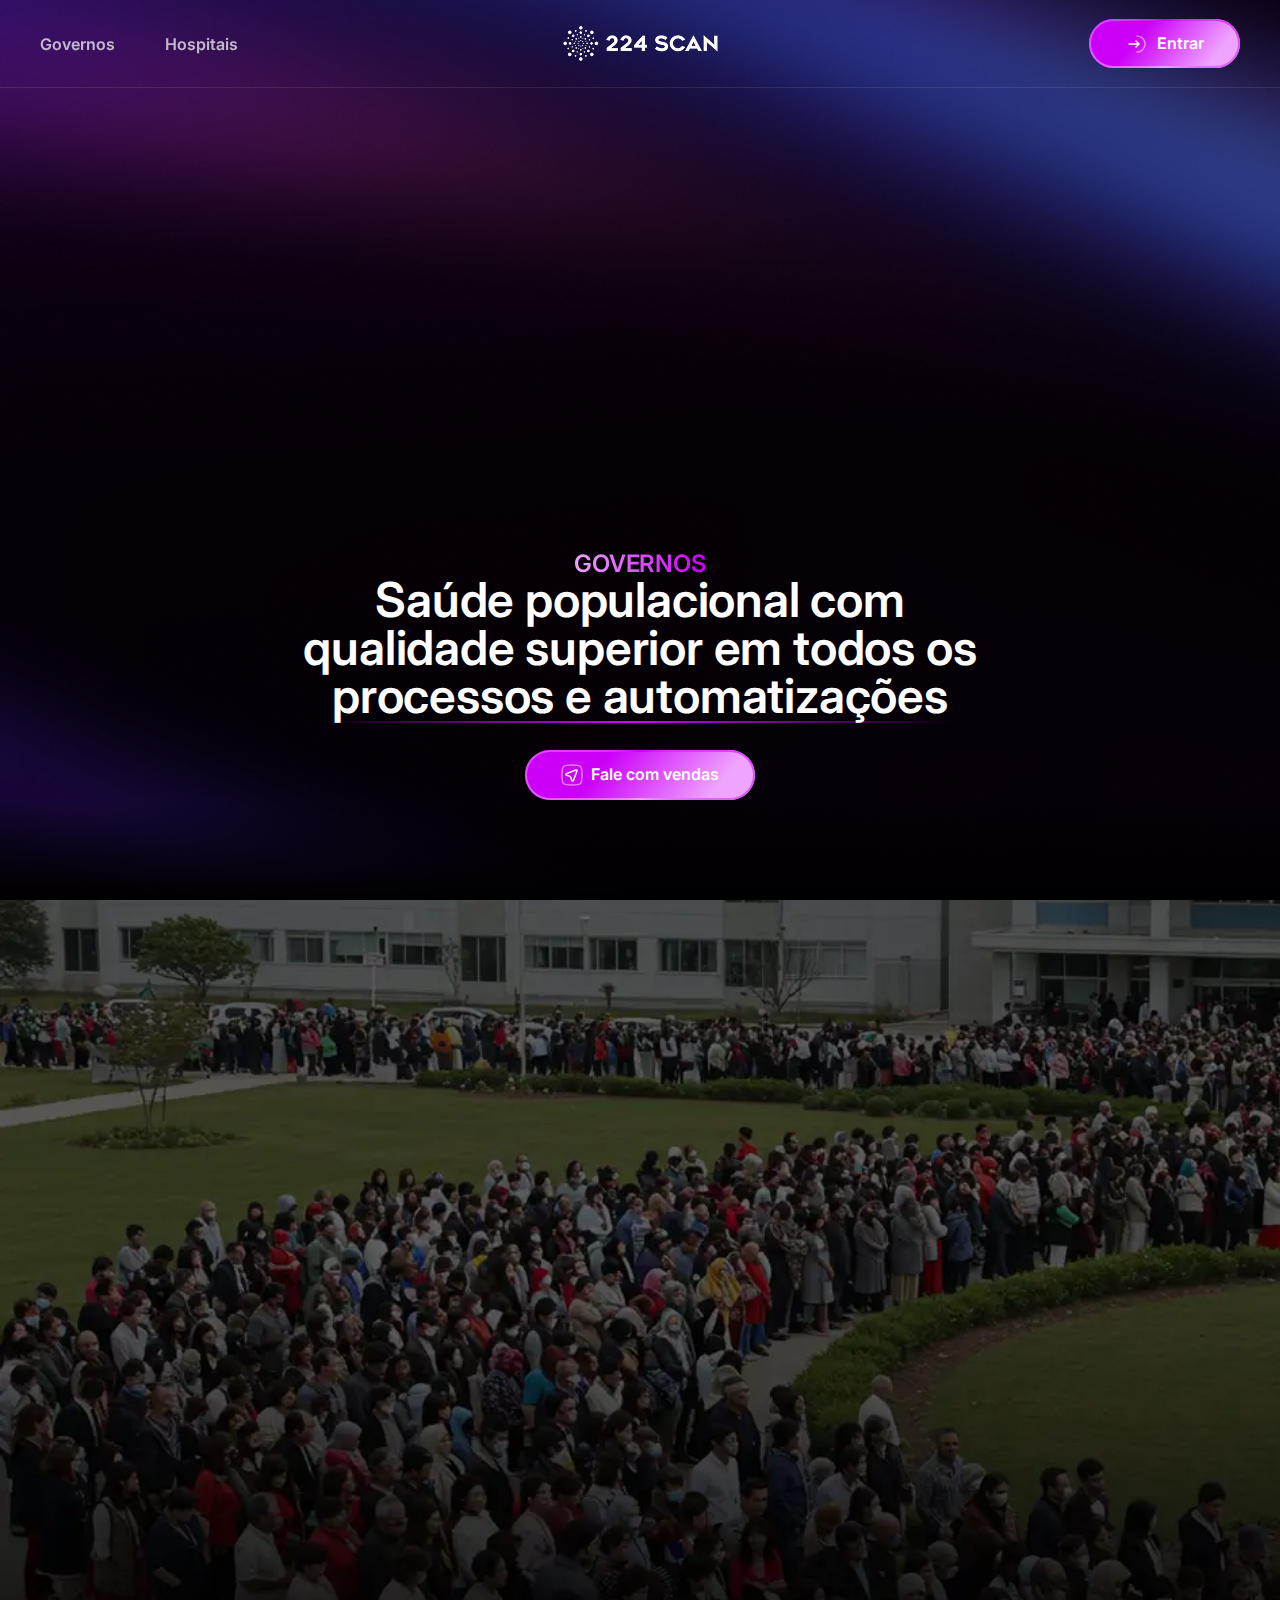
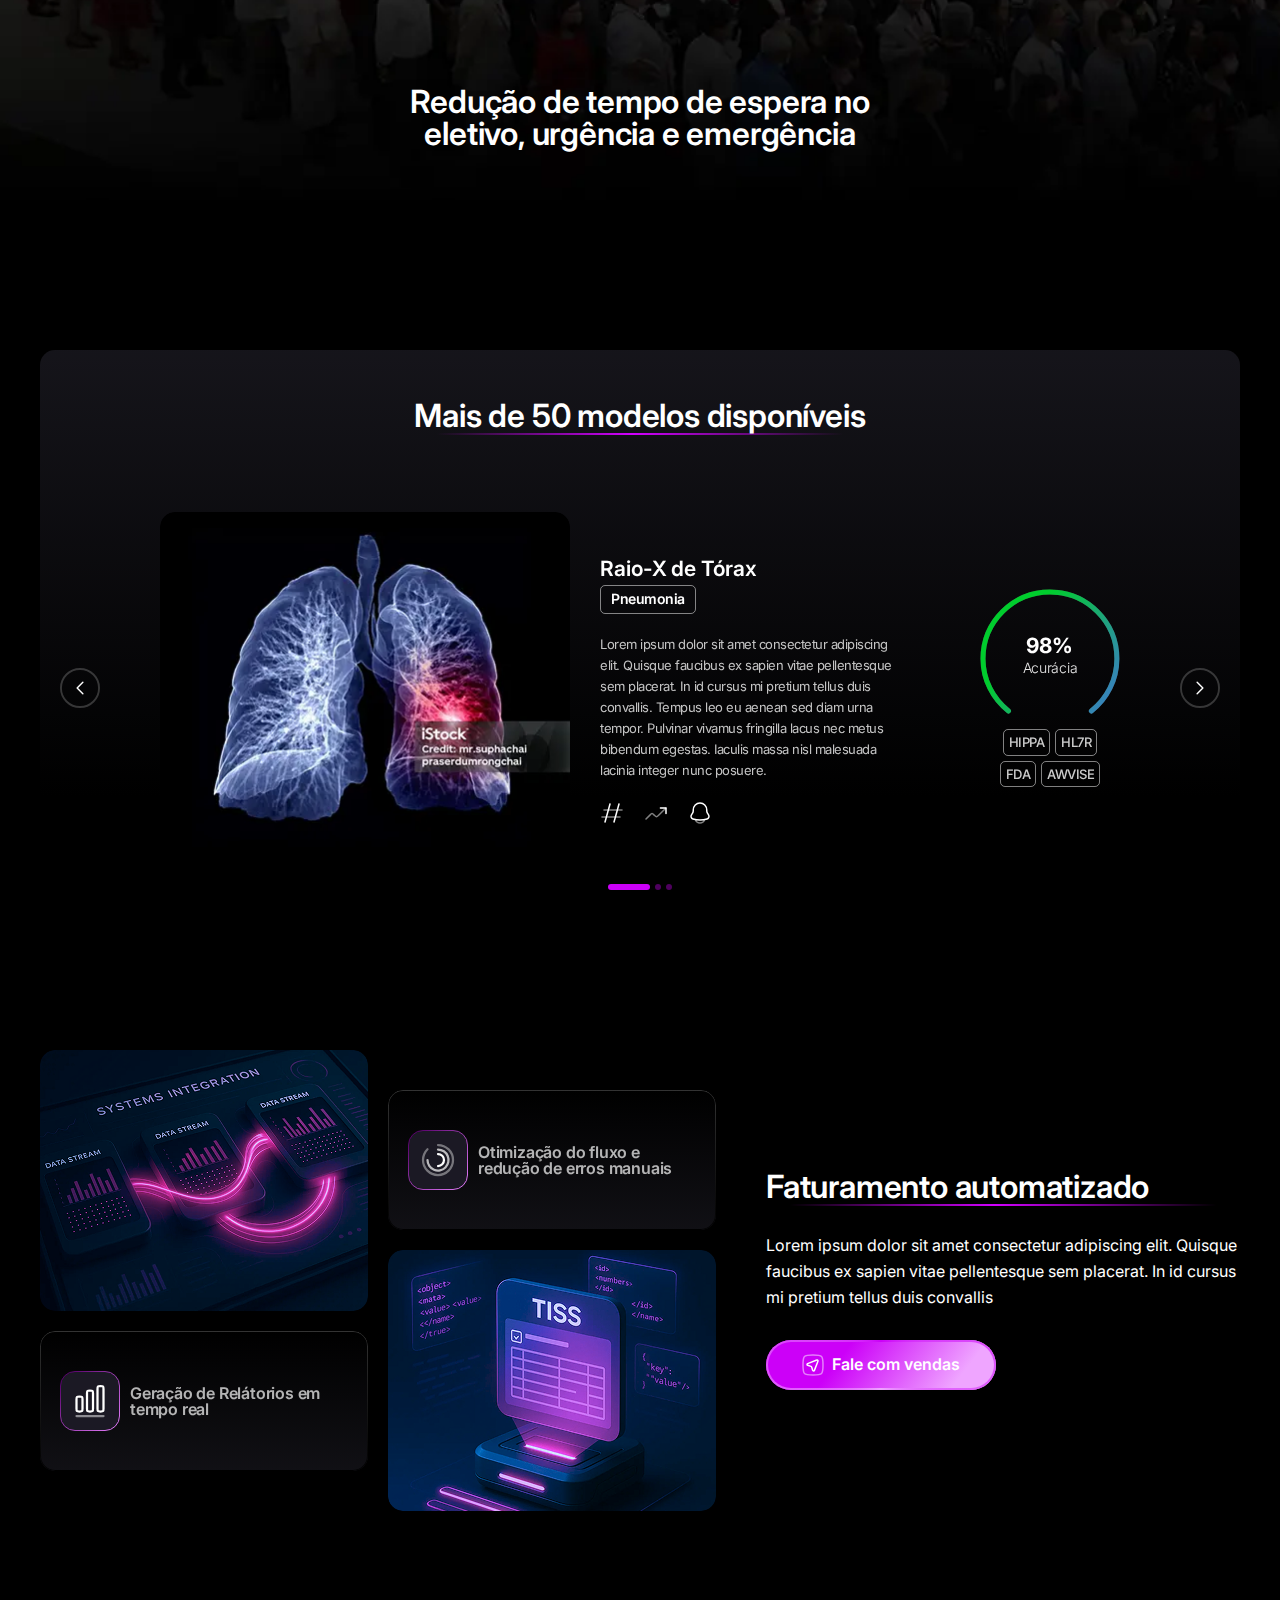
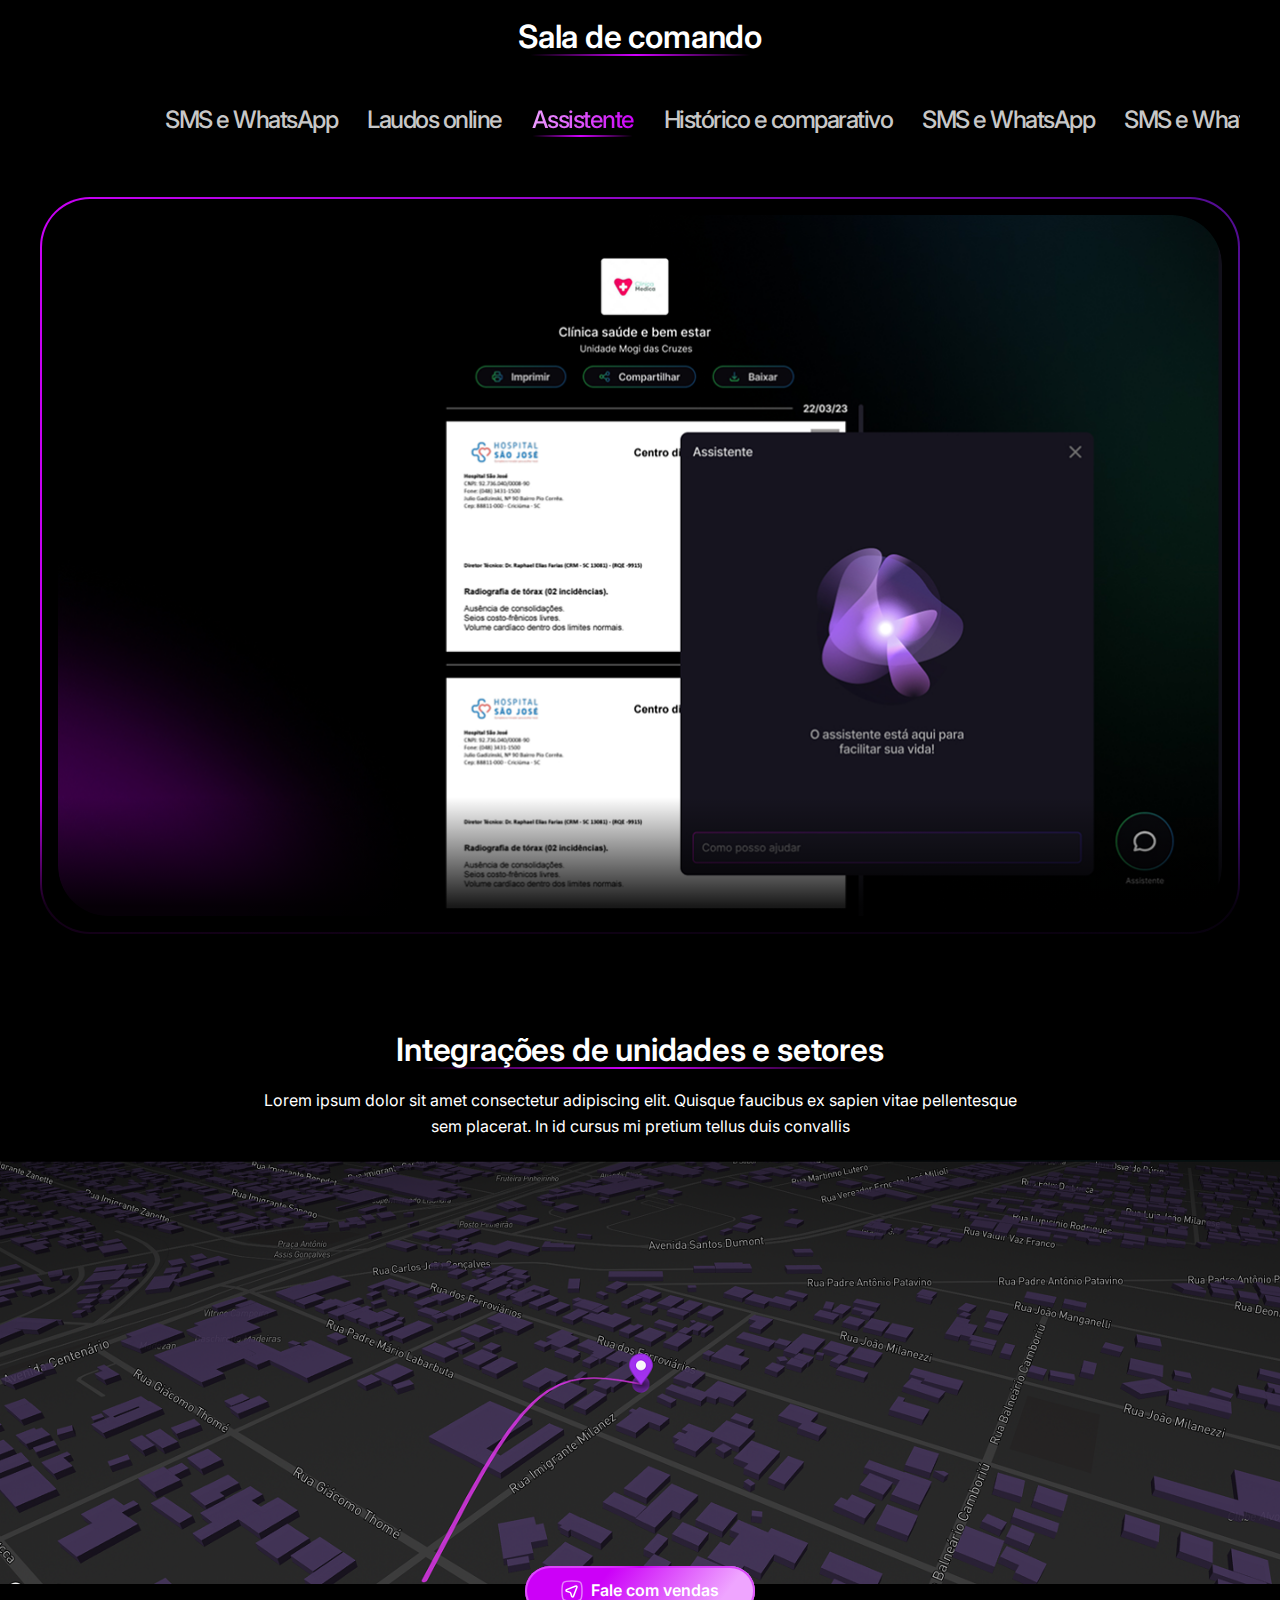
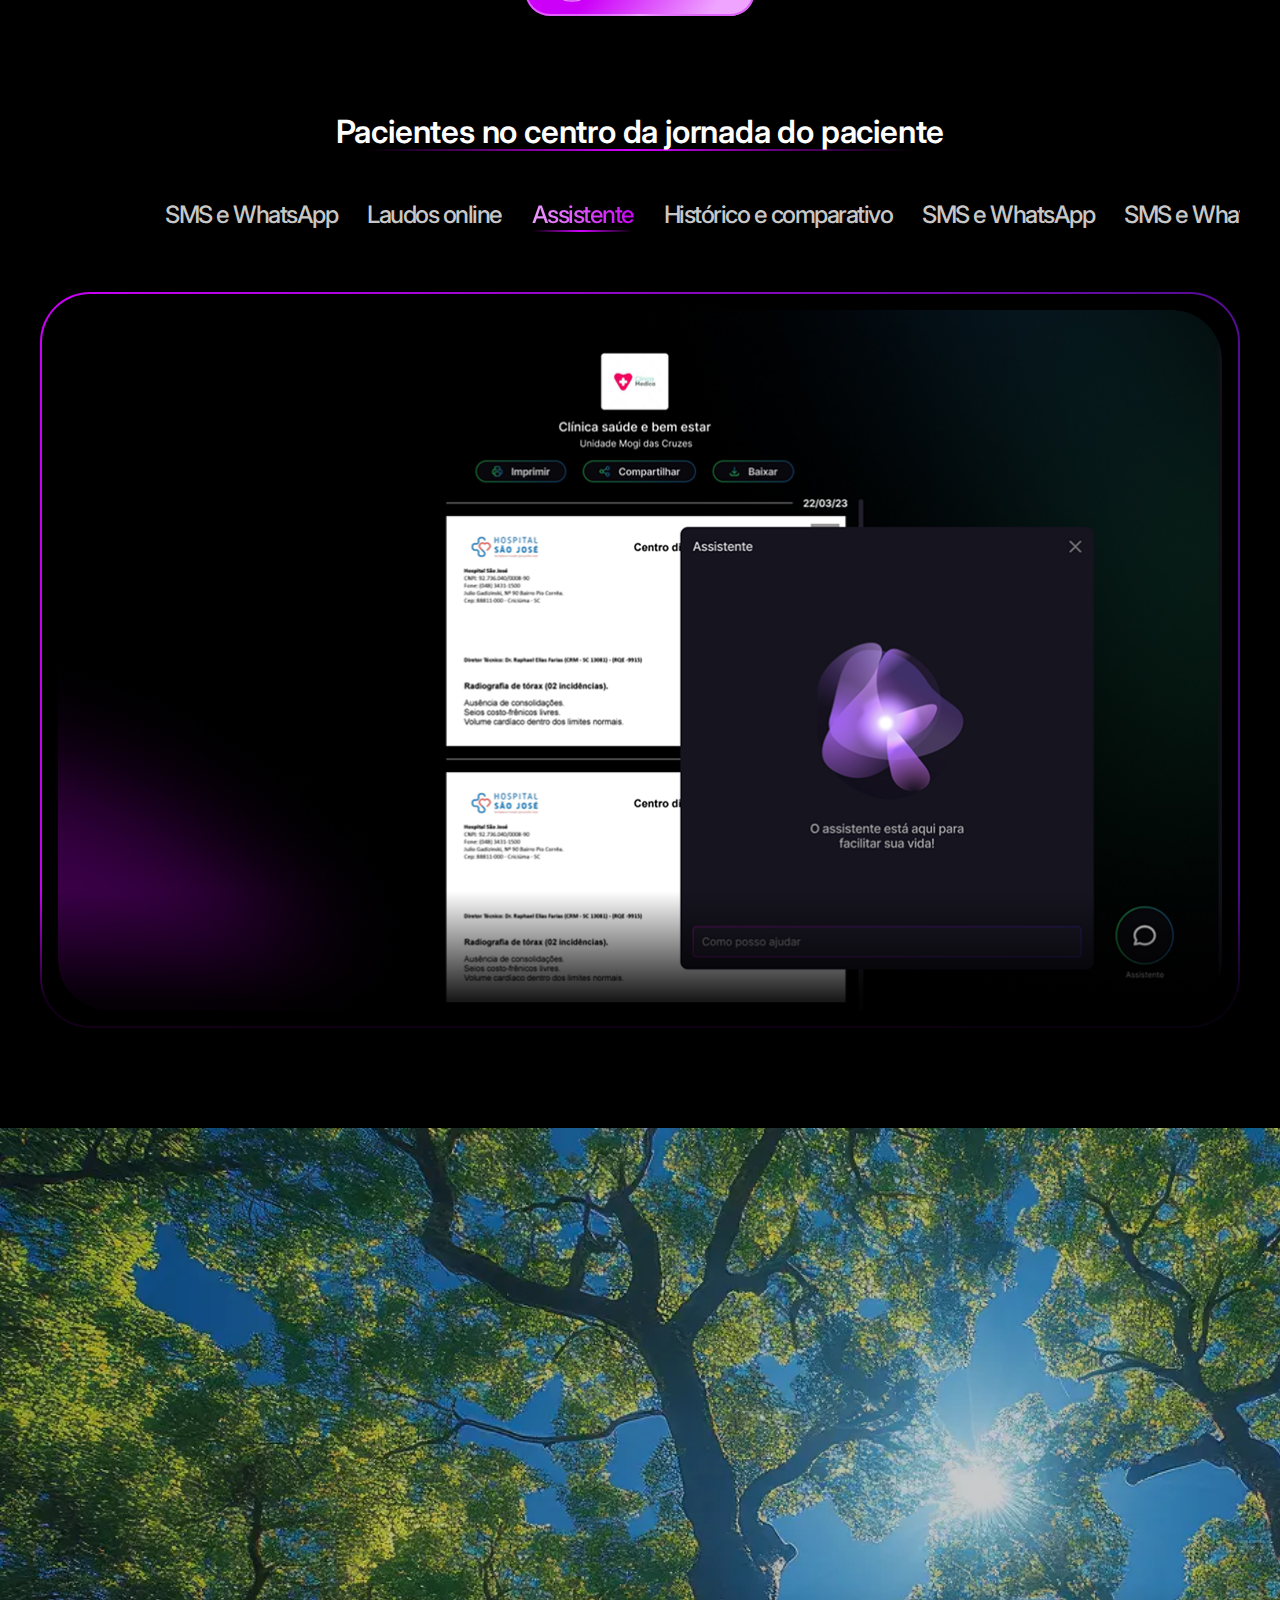
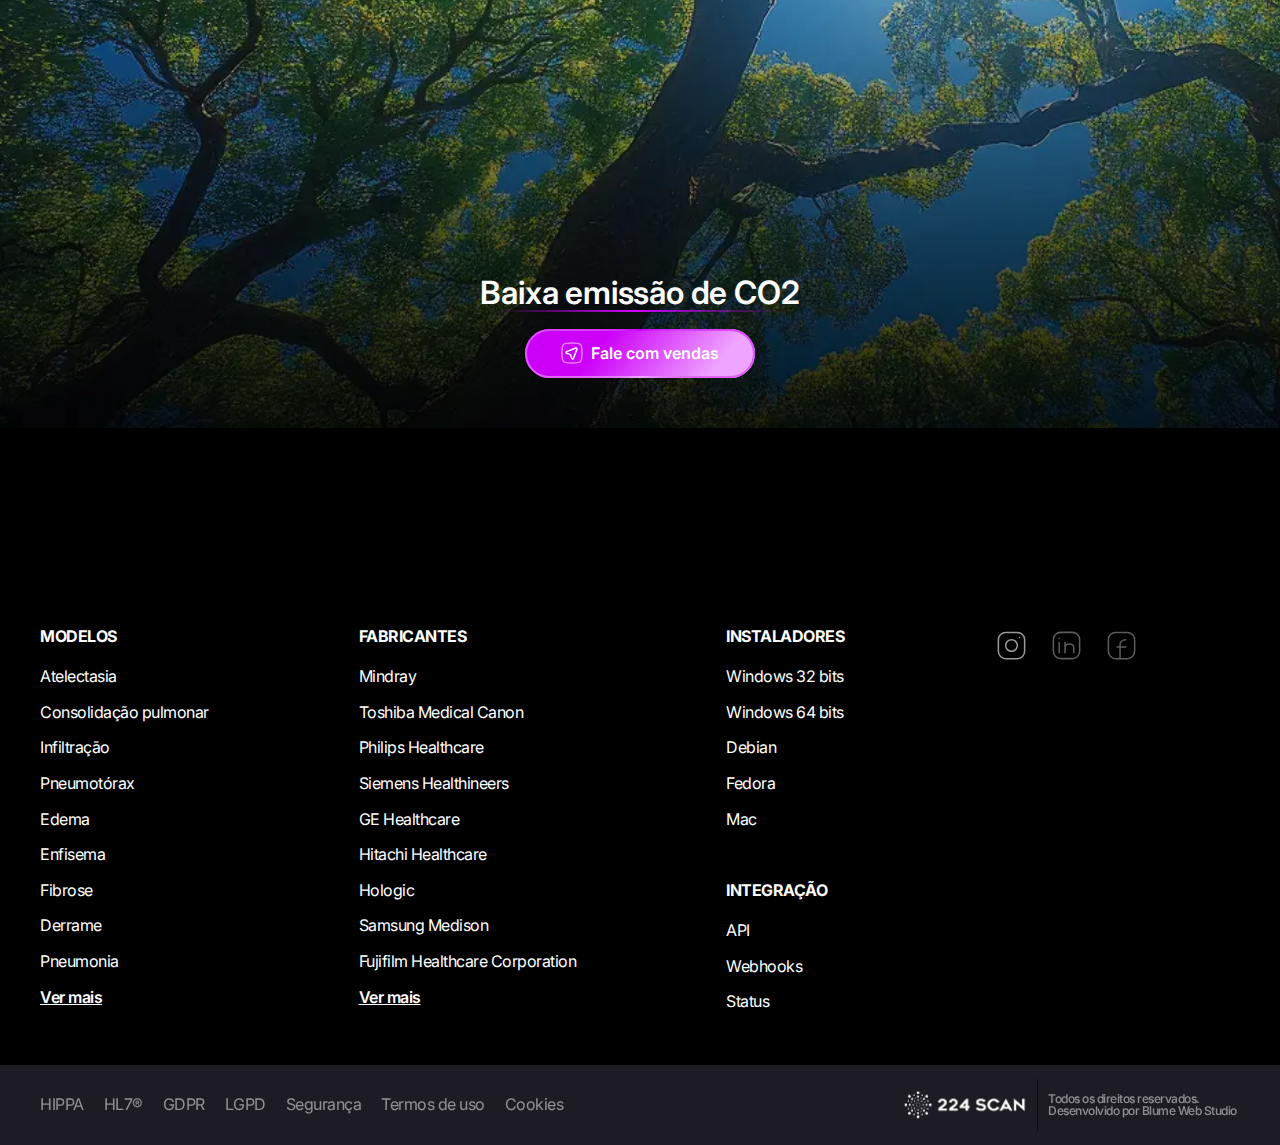
<file: governos/index.html>
<!DOCTYPE html>
<html lang="pt-BR">

<head>
    <meta charset="UTF-8" />
    <meta name="viewport" content="width=device-width, initial-scale=1.0">

    <title>Governos</title>
    <link rel="preconnect" href="https://fonts.googleapis.com">
    <link rel="preconnect" href="https://fonts.gstatic.com" crossorigin>
    <link
        href="https://fonts.googleapis.com/css2?family=Inter:ital,opsz,wght@0,14..32,100..900;1,14..32,100..900&display=swap"
        rel="stylesheet">
    <link rel="stylesheet" href="../assets/css/style.css" />
</head>

<body>
    <header id="header">
        <section class="container">
            <div class="header-content">
                <nav class="header-left" aria-label="Navegação principal">
                    <ul class="header-menu">
                        <li>
                            <a href="#">Governos</a>
                        </li>
                        <li>
                            <a href="#">Hospitais</a>
                        </li>
                    </ul>
                </nav>

                <div class="header-center">
                    <a href="/" class="header-logo" aria-label="Página inicial">
                        <img src="../assets/img/logo-header.webp" alt="Logo 224 SCAN">
                    </a>
                </div>

                <div class="header-right">
                    <a href="#" class="btn" aria-label="Entrar na sua conta">
                        <img src="../assets/icons/seta-direita.svg" alt="" aria-hidden="true">
                        <span>Entrar</span>
                        <span class="shine"></span>
                    </a>
                </div>

                <button class="menu-toggle" aria-label="Abrir menu" aria-expanded="false">
                    <span></span>
                    <span></span>
                    <span></span>
                </button>
            </div>
        </section>
    </header>

    <main id="pg-gov">
        <section class="section-intro intro">
            <div class="intro-content">
                <p class="subtitle">governos</p>
                <h1 class="title-intro decorative-underline-gradient">Saúde populacional com qualidade superior em todos
                    os processos e automatizações</h1>
                <a href="#" class="btn" aria-label="Falar com vendas">
                    <img src="../assets/icons/flecha-vendas.svg" alt="" aria-hidden="true">
                    <span>Fale com vendas</span>
                    <span class="shine"></span>
                </a>
            </div>
        </section>

        <section class="section-infos">
            <div style="text-align: center;">
                <h2 class="title">Redução de tempo de espera no eletivo, urgência e emergência</h2>
            </div>
        </section>

        <section class="carousel-models">
            <div class="container">
                <div class="carousel-content">
                    <div style="text-align: center;">
                        <h2 class="title-section decorative-underline-gradient">Mais de 50 modelos disponíveis</h2>
                    </div>

                    <div class="carousel-wrapper">
                        <button class="carousel-arrow prev" aria-label="Slide anterior">
                            <img src="/assets/icons/arrow-carrossel-esquerda.svg" alt="Seta esquerda">
                        </button>
                        <button class="carousel-arrow next" aria-label="Próximo slide">
                            <img src="/assets/icons/arrow-carrossel-direita.svg" alt="Seta direita">
                        </button>

                        <div class="carousel-list">

                            <div class="carousel-item">
                                <div class="carousel-img">
                                    <img src="/assets/img/carrossel-raio-x.webp" alt="Raio-X de Tórax">
                                </div>

                                <div class="carousel-infos">
                                    <h3>Raio-X de Tórax</h3>
                                    <h4>Pneumonia</h4>
                                    <p>Lorem ipsum dolor sit amet consectetur adipiscing elit. Quisque faucibus ex
                                        sapien
                                        vitae pellentesque sem placerat. In id cursus mi pretium tellus duis convallis.
                                        Tempus leo eu aenean sed diam urna tempor. Pulvinar vivamus fringilla lacus nec
                                        metus bibendum egestas. Iaculis massa nisl malesuada lacinia integer nunc
                                        posuere.
                                    </p>

                                    <div class="carousel-icons">
                                        <img src="/assets/icons/hashtag.svg" alt="Hashtag">
                                        <img src="/assets/icons/up.svg" alt="Up">
                                        <img src="/assets/icons/sino.svg" alt="Sino">
                                    </div>
                                </div>

                                <div class="carousel-results">
                                    <div class="item-percentage">
                                        <p>98% <span>Acurácia</span></p>
                                        <svg width="140" height="125" viewBox="0 0 140 125" fill="none"
                                            xmlns="http://www.w3.org/2000/svg">

                                            <path
                                                d="M28.5 122C12.9689 109.794 3 90.882 3 69.6515C3 32.8409 32.9689 3 69.9375 3C106.906 3 136.875 32.8409 136.875 69.6515C136.875 90.882 126.906 109.794 111.375 122"
                                                stroke="#373737" stroke-width="5" stroke-linecap="round" />

                                            <path class="progress-path" data-percent="98"
                                                d="M28.5 122C12.9689 109.794 3 90.882 3 69.6515C3 32.8409 32.9689 3 69.9375 3C106.906 3 136.875 32.8409 136.875 69.6515C136.875 90.882 126.906 109.794 111.375 122"
                                                stroke="url(#paint0_linear_154_680)" stroke-width="5"
                                                stroke-linecap="round" />

                                            <defs>
                                                <linearGradient id="paint0_linear_154_680" x1="17.875" y1="76.7552"
                                                    x2="149.891" y2="169.104" gradientUnits="userSpaceOnUse">
                                                    <stop stop-color="#00CD2D" />
                                                    <stop offset="1" stop-color="#5060FF" />
                                                </linearGradient>
                                            </defs>
                                        </svg>
                                    </div>

                                    <div class="carousel-text">
                                        <p>HIPPA</p>
                                        <p>HL7R</p>
                                        <p>FDA</p>
                                        <p>AWVISE</p>
                                    </div>
                                </div>
                            </div>

                            <div class="carousel-item">
                                <div class="carousel-img">
                                    <img src="/assets/img/carrossel-raio-x.webp" alt="Raio-X de Tórax">
                                </div>

                                <div class="carousel-infos">
                                    <h3>Raio-X de Tórax</h3>
                                    <h4>Pneumonia</h4>
                                    <p>Lorem ipsum dolor sit amet consectetur adipiscing elit. Quisque faucibus ex
                                        sapien
                                        vitae pellentesque sem placerat. In id cursus mi pretium tellus duis convallis.
                                        Tempus leo eu aenean sed diam urna tempor. Pulvinar vivamus fringilla lacus nec
                                        metus bibendum egestas. Iaculis massa nisl malesuada lacinia integer nunc
                                        posuere.
                                    </p>

                                    <div class="carousel-icons">
                                        <img src="/assets/icons/hashtag.svg" alt="Hashtag">
                                        <img src="/assets/icons/up.svg" alt="Up">
                                        <img src="/assets/icons/sino.svg" alt="Sino">
                                    </div>
                                </div>

                                <div class="carousel-results">
                                    <div class="item-percentage">
                                        <p>98% <span>Acurácia</span></p>
                                        <svg width="140" height="125" viewBox="0 0 140 125" fill="none"
                                            xmlns="http://www.w3.org/2000/svg">

                                            <path
                                                d="M28.5 122C12.9689 109.794 3 90.882 3 69.6515C3 32.8409 32.9689 3 69.9375 3C106.906 3 136.875 32.8409 136.875 69.6515C136.875 90.882 126.906 109.794 111.375 122"
                                                stroke="#373737" stroke-width="5" stroke-linecap="round" />

                                            <path class="progress-path" data-percent="98"
                                                d="M28.5 122C12.9689 109.794 3 90.882 3 69.6515C3 32.8409 32.9689 3 69.9375 3C106.906 3 136.875 32.8409 136.875 69.6515C136.875 90.882 126.906 109.794 111.375 122"
                                                stroke="url(#paint0_linear_154_680)" stroke-width="5"
                                                stroke-linecap="round" />

                                            <defs>
                                                <linearGradient id="paint0_linear_154_680" x1="17.875" y1="76.7552"
                                                    x2="149.891" y2="169.104" gradientUnits="userSpaceOnUse">
                                                    <stop stop-color="#00CD2D" />
                                                    <stop offset="1" stop-color="#5060FF" />
                                                </linearGradient>
                                            </defs>
                                        </svg>
                                    </div>

                                    <div class="carousel-text">
                                        <p>HIPPA</p>
                                        <p>HL7R</p>
                                        <p>FDA</p>
                                        <p>AWVISE</p>
                                    </div>
                                </div>
                            </div>

                            <div class="carousel-item">
                                <div class="carousel-img">
                                    <img src="/assets/img/carrossel-raio-x.webp" alt="Raio-X de Tórax">
                                </div>

                                <div class="carousel-infos">
                                    <h3>Raio-X de Tórax</h3>
                                    <h4>Pneumonia</h4>
                                    <p>Lorem ipsum dolor sit amet consectetur adipiscing elit. Quisque faucibus ex
                                        sapien
                                        vitae pellentesque sem placerat. In id cursus mi pretium tellus duis convallis.
                                        Tempus leo eu aenean sed diam urna tempor. Pulvinar vivamus fringilla lacus nec
                                        metus bibendum egestas. Iaculis massa nisl malesuada lacinia integer nunc
                                        posuere.
                                    </p>

                                    <div class="carousel-icons">
                                        <img src="/assets/icons/hashtag.svg" alt="Hashtag">
                                        <img src="/assets/icons/up.svg" alt="Up">
                                        <img src="/assets/icons/sino.svg" alt="Sino">
                                    </div>
                                </div>

                                <div class="carousel-results">
                                    <div class="item-percentage">
                                        <p>98% <span>Acurácia</span></p>
                                        <svg width="140" height="125" viewBox="0 0 140 125" fill="none"
                                            xmlns="http://www.w3.org/2000/svg">

                                            <path
                                                d="M28.5 122C12.9689 109.794 3 90.882 3 69.6515C3 32.8409 32.9689 3 69.9375 3C106.906 3 136.875 32.8409 136.875 69.6515C136.875 90.882 126.906 109.794 111.375 122"
                                                stroke="#373737" stroke-width="5" stroke-linecap="round" />

                                            <path class="progress-path" data-percent="98"
                                                d="M28.5 122C12.9689 109.794 3 90.882 3 69.6515C3 32.8409 32.9689 3 69.9375 3C106.906 3 136.875 32.8409 136.875 69.6515C136.875 90.882 126.906 109.794 111.375 122"
                                                stroke="url(#paint0_linear_154_680)" stroke-width="5"
                                                stroke-linecap="round" />

                                            <defs>
                                                <linearGradient id="paint0_linear_154_680" x1="17.875" y1="76.7552"
                                                    x2="149.891" y2="169.104" gradientUnits="userSpaceOnUse">
                                                    <stop stop-color="#00CD2D" />
                                                    <stop offset="1" stop-color="#5060FF" />
                                                </linearGradient>
                                            </defs>
                                        </svg>
                                    </div>

                                    <div class="carousel-text">
                                        <p>HIPPA</p>
                                        <p>HL7R</p>
                                        <p>FDA</p>
                                        <p>AWVISE</p>
                                    </div>
                                </div>
                            </div>
                        </div>
                    </div>

                    <div class="carousel-dots"></div>
                </div>
            </div>
        </section>

        <section class="section-billing">
            <div class="container">
                <div class="billing-content">
                    <div class="billing-grid">
                        <div class="billing-column">
                            <div class="billing-img">
                                <img src="/assets/img/faturamento-1.webp" alt="Faturamento">
                            </div>
                            <div class="billing-text">
                                <img src="/assets/icons/faturamento-1.svg" alt="Faturamento">
                                <p>Geração de Relátorios em tempo real</p>
                            </div>
                        </div>

                        <div class="billing-column">
                            <div class="billing-text">
                                <img src="/assets/icons/faturamento-2.svg" alt="Faturamento">
                                <p>Otimização do fluxo e redução de erros manuais</p>
                            </div>
                            <div class="billing-img">
                                <img src="/assets/img/faturamento-2.webp" alt="Faturamento">
                            </div>
                        </div>
                    </div>

                    <div class="billing-infos">
                        <h2 class="title-section decorative-underline-gradient">Faturamento automatizado</h2>
                        <p>Lorem ipsum dolor sit amet consectetur adipiscing elit. Quisque faucibus ex sapien vitae
                            pellentesque sem placerat. In id cursus mi pretium tellus duis convallis</p>
                        <a href="#" class="btn" aria-label="Falar com vendas">
                            <img src="../assets/icons/flecha-vendas.svg" alt="" aria-hidden="true">
                            <span>Fale com vendas</span>
                            <span class="shine"></span>
                        </a>
                    </div>
                </div>
            </div>
        </section>

        <section class="section-tabs">
            <div class="container">
                <div style="text-align: center;">
                    <h2 class="title-section decorative-underline-gradient">Sala de comando</h2>
                </div>

                <div class="tabs">
                    <div class="tab-buttons tab-slide">
                        <button class="tab-btn" data-tab="tab1">SMS e WhatsApp</button>
                        <button class="tab-btn" data-tab="tab2">Laudos online</button>
                        <button class="tab-btn active" data-tab="tab3">Assistente</button>
                        <button class="tab-btn" data-tab="tab4">Histórico e comparativo</button>
                        <button class="tab-btn" data-tab="tab5">SMS e WhatsApp</button>
                        <button class="tab-btn" data-tab="tab6">SMS e WhatsApp</button>
                        <button class="tab-btn" data-tab="tab7">SMS e WhatsApp</button>
                        <button class="tab-btn" data-tab="tab8">SMS e WhatsApp</button>
                    </div>

                    <div class="tab-content">
                        <div class="tab-pane" id="tab1">Conteúdo da Aba 1</div>
                        <div class="tab-pane" id="tab2">Conteúdo da Aba 2</div>
                        <div class="tab-pane active" id="tab3">
                            <div class="tab-img">
                                <img src="/assets/img/paciente.webp" alt="Print">
                            </div>
                        </div>
                        <div class="tab-pane" id="tab4">Conteúdo da Aba 4</div>
                        <div class="tab-pane" id="tab5">Conteúdo da Aba 5</div>
                        <div class="tab-pane" id="tab6">Conteúdo da Aba 6</div>
                        <div class="tab-pane" id="tab7">Conteúdo da Aba 7</div>
                        <div class="tab-pane" id="tab8">Conteúdo da Aba 8</div>
                    </div>
                </div>
            </div>
        </section>

        <section class="section-maps">
            <div class="maps-infos">
                <div style="text-align: center;">
                    <h2 class="title-section decorative-underline-gradient">Integrações de unidades e setores</h2>
                </div>
                <p>Lorem ipsum dolor sit amet consectetur adipiscing elit. Quisque faucibus ex sapien vitae
                    pellentesque sem placerat. In id cursus mi pretium tellus duis convallis</p>
            </div>
            <div class="maps-content">
                <img src="/assets/img/maps.webp" alt="Mapa">
            </div>
            <div style="text-align: center;">
                <a href="#" class="btn" aria-label="Fale com vendas">
                    <img src="../assets/icons/flecha-vendas.svg" alt="" aria-hidden="true">
                    <span>Fale com vendas</span>
                    <span class="shine"></span>
                </a>
            </div>
        </section>

        <section class="section-tabs">
            <div class="container">
                <div style="text-align: center;">
                    <h2 class="title-section decorative-underline-gradient">Pacientes no centro da jornada do paciente
                    </h2>
                </div>

                <div class="tabs">
                    <div class="tab-buttons tab-slide">
                        <button class="tab-btn" data-tab="tab1">SMS e WhatsApp</button>
                        <button class="tab-btn" data-tab="tab2">Laudos online</button>
                        <button class="tab-btn active" data-tab="tab3">Assistente</button>
                        <button class="tab-btn" data-tab="tab4">Histórico e comparativo</button>
                        <button class="tab-btn" data-tab="tab5">SMS e WhatsApp</button>
                        <button class="tab-btn" data-tab="tab6">SMS e WhatsApp</button>
                        <button class="tab-btn" data-tab="tab7">SMS e WhatsApp</button>
                        <button class="tab-btn" data-tab="tab8">SMS e WhatsApp</button>
                    </div>

                    <div class="tab-content">
                        <div class="tab-pane" id="tab1">Conteúdo da Aba 1</div>
                        <div class="tab-pane" id="tab2">Conteúdo da Aba 2</div>
                        <div class="tab-pane active" id="tab3">
                            <div class="tab-img">
                                <img src="/assets/img/paciente.webp" alt="Print">
                            </div>
                        </div>
                        <div class="tab-pane" id="tab4">Conteúdo da Aba 4</div>
                        <div class="tab-pane" id="tab5">Conteúdo da Aba 5</div>
                        <div class="tab-pane" id="tab6">Conteúdo da Aba 6</div>
                        <div class="tab-pane" id="tab7">Conteúdo da Aba 7</div>
                        <div class="tab-pane" id="tab8">Conteúdo da Aba 8</div>
                    </div>
                </div>
            </div>
        </section>

        <section class="section-infos last">
            <h2 class="title-section decorative-underline-gradient">Baixa emissão de CO2</h2>
            <a href="#" class="btn" aria-label="Falar com vendas">
                <img src="../assets/icons/flecha-vendas.svg" alt="" aria-hidden="true">
                <span>Fale com vendas</span>
                <span class="shine"></span>
            </a>
        </section>
    </main>

    <footer id="footer">
        <section class="container">
            <div class="footer-content">
                <div aria-labelledby="footer-modelos">
                    <h3 id="footer-modelos">Modelos</h3>
                    <ul>
                        <li>
                            <a href="#">Atelectasia</a>
                        </li>
                        <li>
                            <a href="#">Consolidação pulmonar</a>
                        </li>
                        <li>
                            <a href="#">Infiltração</a>
                        </li>
                        <li>
                            <a href="#">Pneumotórax</a>
                        </li>
                        <li>
                            <a href="#">Edema</a>
                        </li>
                        <li>
                            <a href="#">Enfisema</a>
                        </li>
                        <li>
                            <a href="#">Fibrose</a>
                        </li>
                        <li>
                            <a href="#">Derrame</a>
                        </li>
                        <li>
                            <a href="#">Pneumonia</a>
                        </li>
                        <li>
                            <a href="#" class="load-more">Ver mais</a>
                        </li>
                    </ul>
                </div>
                <div aria-labelledby="footer-fabricantes">
                    <h3 id="footer-fabricantes">Fabricantes</h3>
                    <ul>
                        <li>
                            <a href="#">Mindray</a>
                        </li>
                        <li>
                            <a href="#">Toshiba Medical Canon</a>
                        </li>
                        <li>
                            <a href="#">Philips Healthcare</a>
                        </li>
                        <li>
                            <a href="#">Siemens Healthineers</a>
                        </li>
                        <li>
                            <a href="#">GE Healthcare</a>
                        </li>
                        <li>
                            <a href="#">Hitachi Healthcare</a>
                        </li>
                        <li>
                            <a href="#">Hologic</a>
                        </li>
                        <li>
                            <a href="#">Samsung Medison</a>
                        </li>
                        <li>
                            <a href="#">Fujifilm Healthcare Corporation</a>
                        </li>
                        <li>
                            <a href="#" class="load-more">Ver mais</a>
                        </li>
                    </ul>
                </div>
                <div aria-labelledby="footer-instaladores">
                    <h3 id="footer-instaladores">Instaladores</h3>
                    <ul>
                        <li>
                            <a href="#">Windows 32 bits</a>
                        </li>
                        <li>
                            <a href="#">Windows 64 bits</a>
                        </li>
                        <li>
                            <a href="#">Debian</a>
                        </li>
                        <li>
                            <a href="#">Fedora</a>
                        </li>
                        <li>
                            <a href="#">Mac</a>
                        </li>
                    </ul>

                    <h3 id="footer-integracao">Integração</h3>
                    <ul>
                        <li>
                            <a href="#">API</a>
                        </li>
                        <li>
                            <a href="#">Webhooks</a>
                        </li>
                        <li>
                            <a href="#">Status</a>
                        </li>
                    </ul>
                </div>
                <div class="social-links" aria-label="Redes sociais">
                    <a href="#">
                        <img src="../assets/icons/icone-instagram.svg" alt="Logo Instagram">
                    </a>
                    <a href="#">
                        <img src="../assets/icons/icone-linkedin.svg" alt="Logo LinkedIn">
                    </a>
                    <a href="#">
                        <img src="../assets/icons/icone-facebook.svg" alt="Logo Facebook">
                    </a>
                </div>
            </div>
        </section>

        <section class="footer-bottom">
            <div class="container">
                <div class="footer-infos">
                    <ul>
                        <li>
                            <a href="#">HIPPA</a>
                        </li>
                        <li>
                            <a href="#">HL7®</a>
                        </li>
                        <li>
                            <a href="#">GDPR</a>
                        </li>
                        <li>
                            <a href="#">LGPD</a>
                        </li>
                        <li>
                            <a href="#">Segurança</a>
                        </li>
                        <li>
                            <a href="#">Termos de uso</a>
                        </li>
                        <li>
                            <a href="#">Cookies</a>
                        </li>
                    </ul>

                    <div class="footer-branding">
                        <a href="/" class="footer-logo" aria-label="Página inicial">
                            <img src="../assets/img/logo-footer.webp" alt="Logo 224 SCAN">
                        </a>
                        <p>Todos os direitos reservados.
                            Desenvolvido por <a href="#">Blume Web Studio</a></p>
                    </div>
                </div>
            </div>
        </section>
    </footer>

    <script src="../assets/js/script.js"></script>
</body>

</html>
</file>
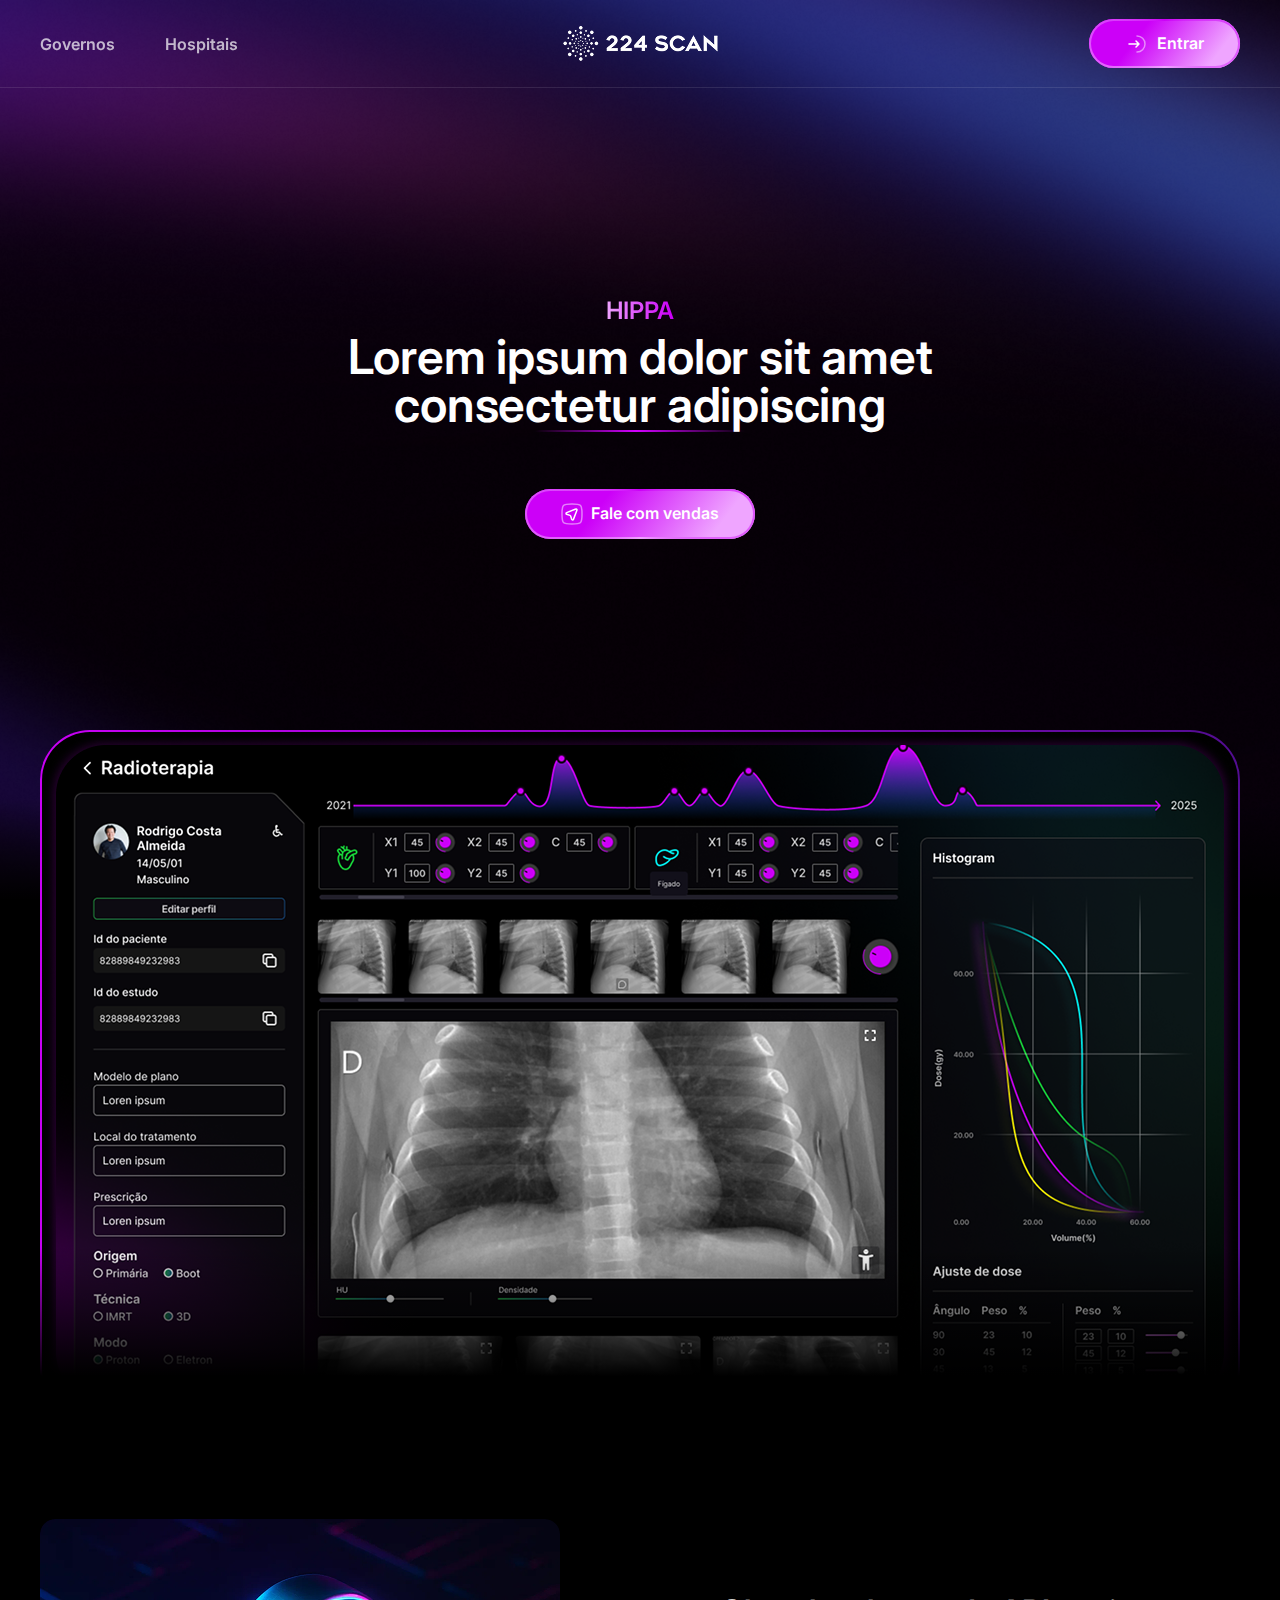
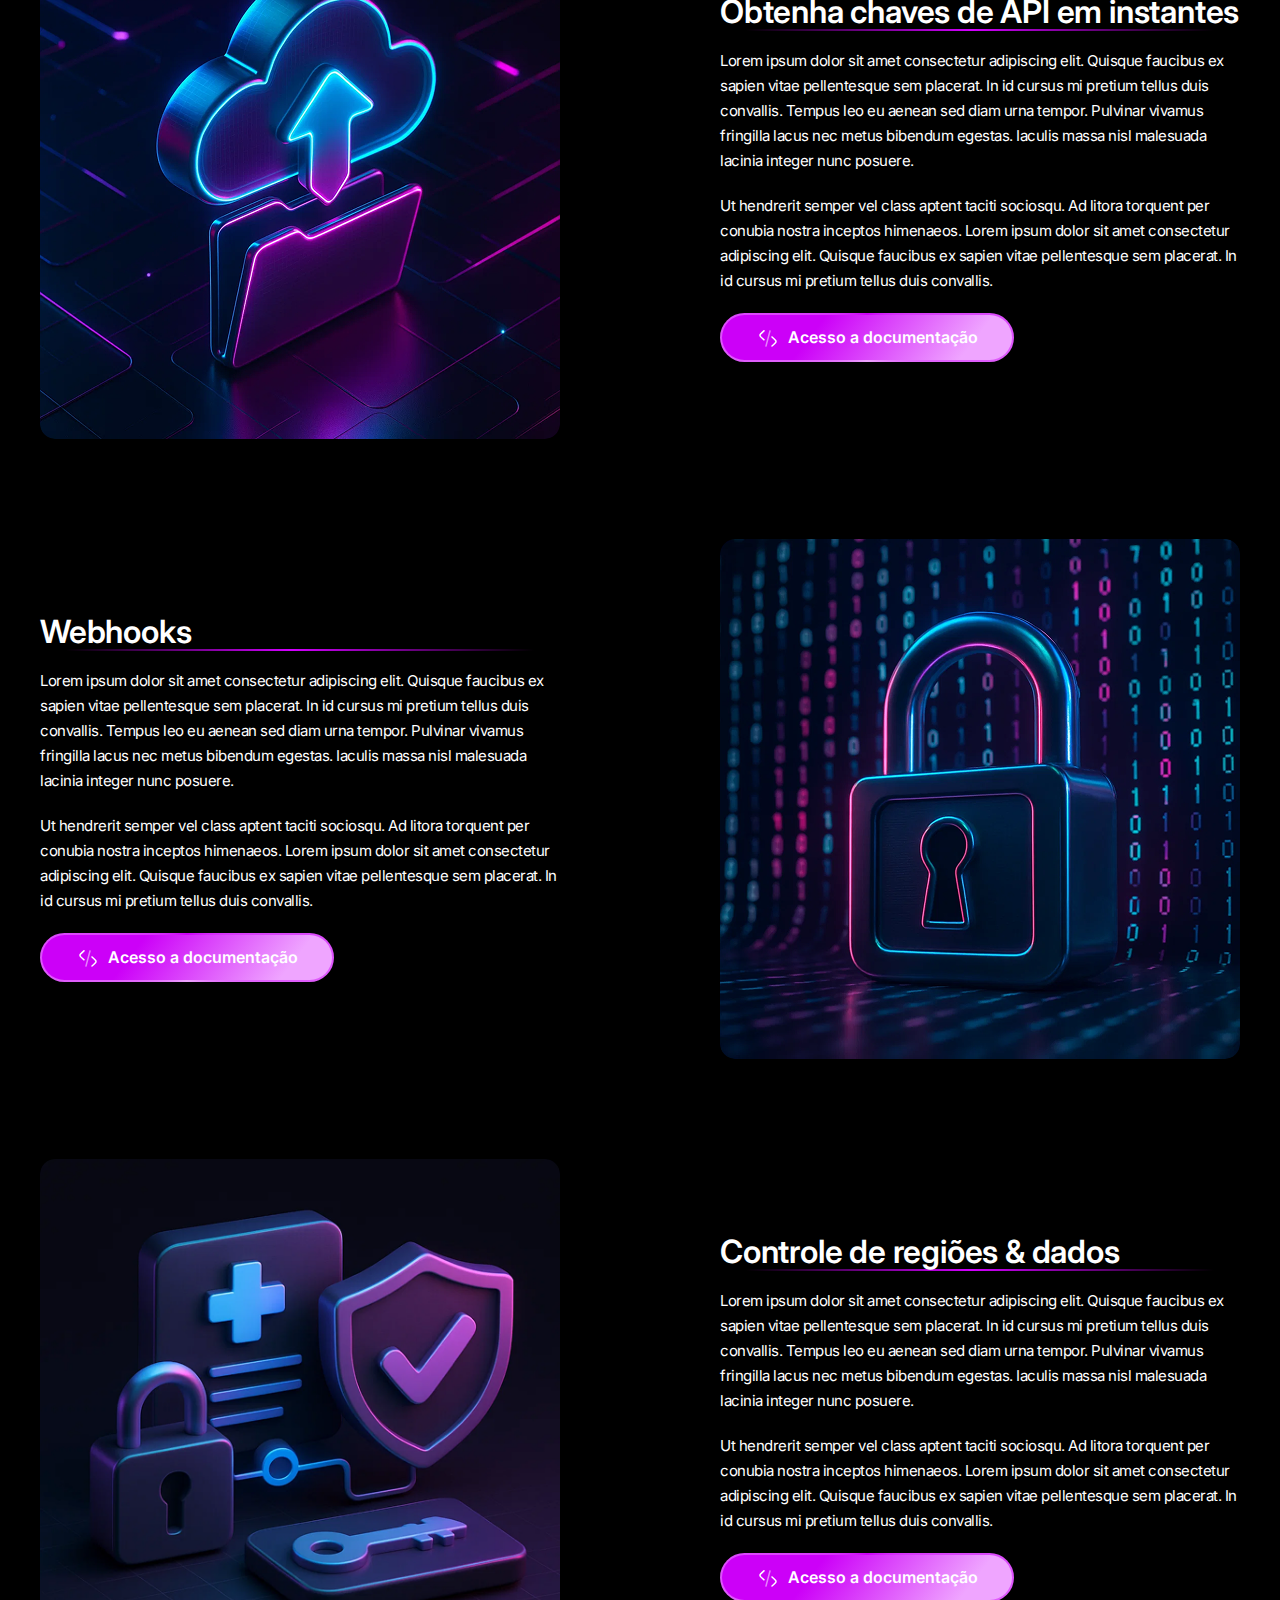
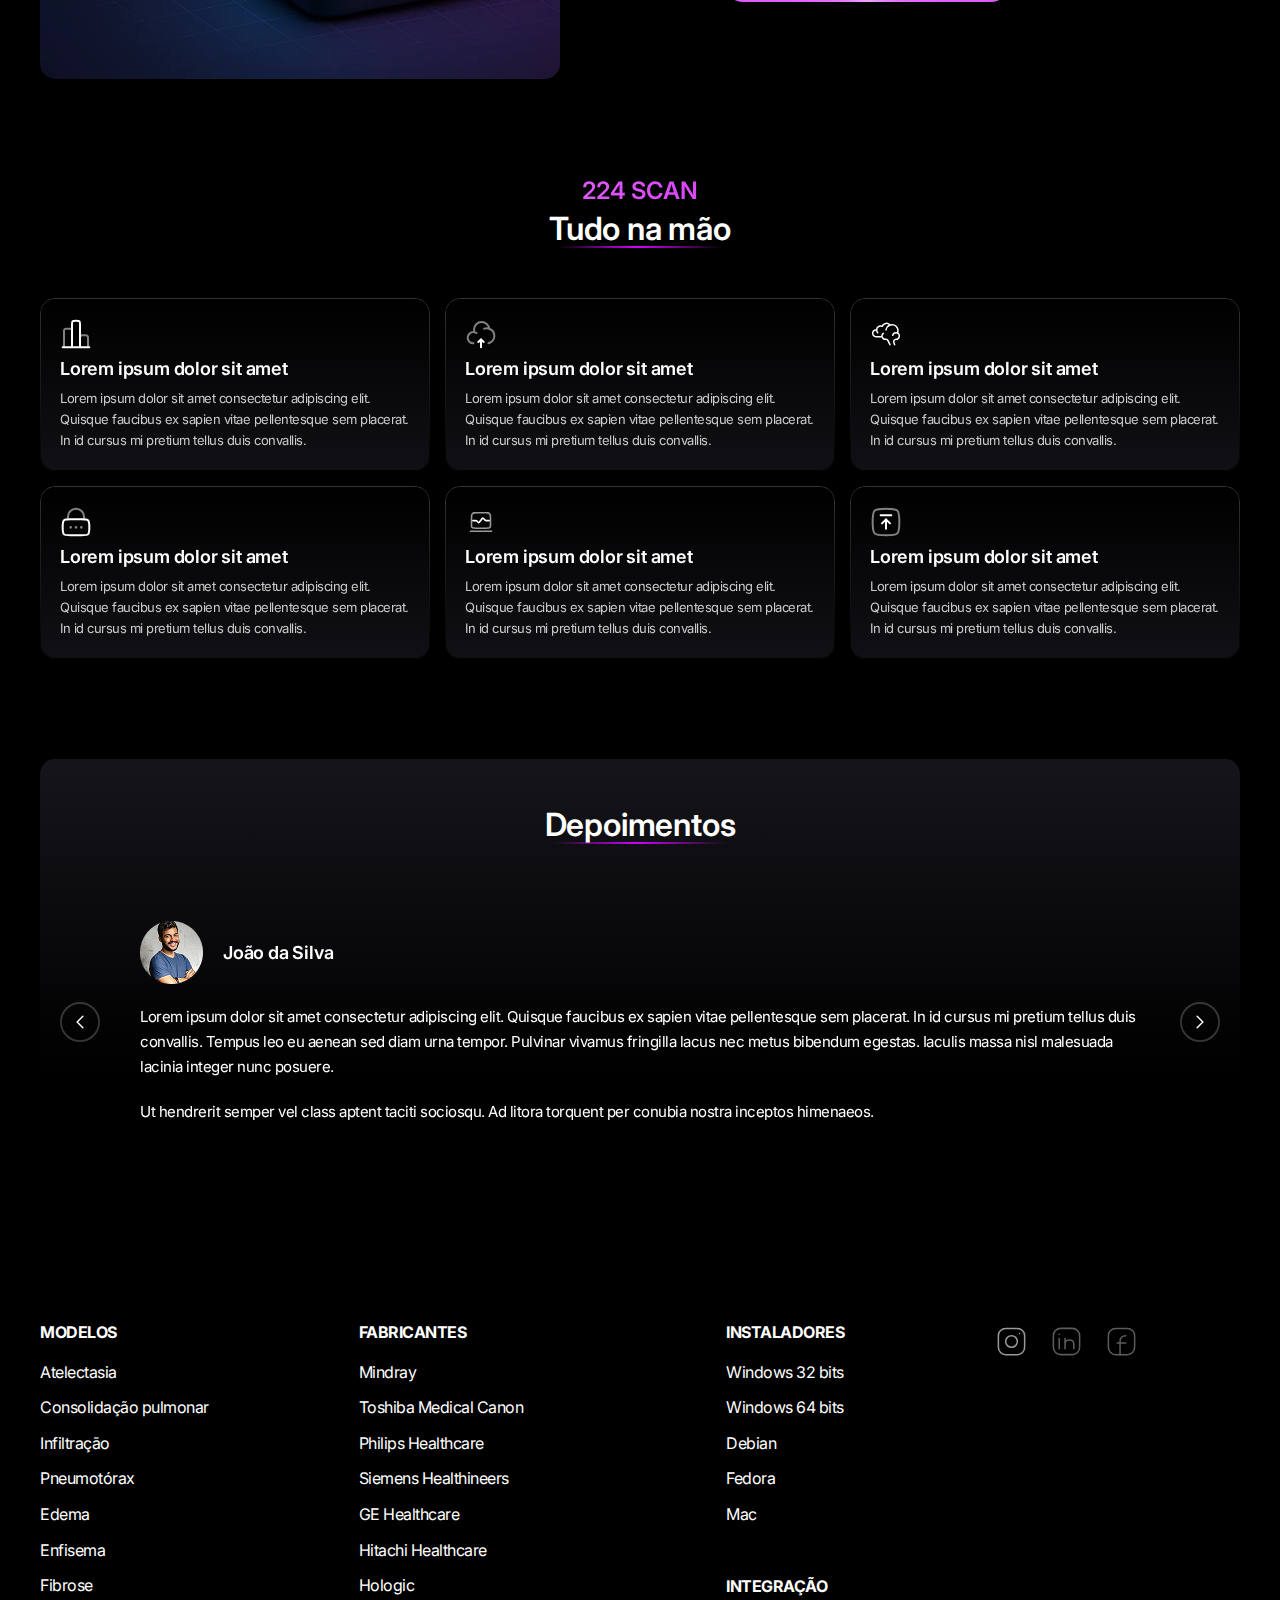
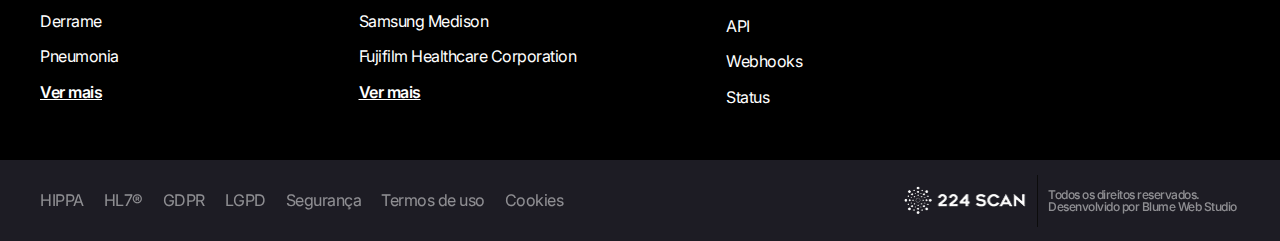
<file: hippa/index.html>
<!DOCTYPE html>
<html lang="pt-BR">

<head>
    <meta charset="UTF-8" />
    <meta name="viewport" content="width=device-width, initial-scale=1.0">

    <title>HIPPA</title>
    <link rel="preconnect" href="https://fonts.googleapis.com">
    <link rel="preconnect" href="https://fonts.gstatic.com" crossorigin>
    <link
        href="https://fonts.googleapis.com/css2?family=Inter:ital,opsz,wght@0,14..32,100..900;1,14..32,100..900&display=swap"
        rel="stylesheet">
    <link rel="stylesheet" href="../assets/css/style.css" />
</head>

<body>
    <header id="header">
        <section class="container">
            <div class="header-content">
                <nav class="header-left" aria-label="Navegação principal">
                    <ul class="header-menu">
                        <li>
                            <a href="#">Governos</a>
                        </li>
                        <li>
                            <a href="#">Hospitais</a>
                        </li>
                    </ul>
                </nav>

                <div class="header-center">
                    <a href="/" class="header-logo" aria-label="Página inicial">
                        <img src="../assets/img/logo-header.webp" alt="Logo 224 SCAN">
                    </a>
                </div>

                <div class="header-right">
                    <a href="#" class="btn" aria-label="Entrar na sua conta">
                        <img src="../assets/icons/seta-direita.svg" alt="" aria-hidden="true">
                        <span>Entrar</span>
                        <span class="shine"></span>
                    </a>
                </div>

                <button class="menu-toggle" aria-label="Abrir menu" aria-expanded="false">
                    <span></span>
                    <span></span>
                    <span></span>
                </button>
            </div>
        </section>
    </header>

    <main id="pg-static">
        <section class="section-intro intro">
            <div class="intro-content">
                <p class="subtitle">HIPPA</p>
                <h1 class="title-intro decorative-underline-gradient">Lorem ipsum dolor sit amet consectetur adipiscing
                </h1>

                <div class="intro-btns">
                    <a href="#" class="btn" aria-label="Falar com vendas">
                        <img src="../assets/icons/flecha-vendas.svg" alt="" aria-hidden="true">
                        <span>Fale com vendas</span>
                        <span class="shine"></span>
                    </a>
                </div>
            </div>
        </section>

        <section class="section-top">
            <div class="container">
                <div class="top-img">
                    <img src="/assets/img/hippa.webp" alt="Hippa">
                </div>
            </div>
        </section>

        <section class="section-split mb">
            <div class="container">
                <div class="split-content">
                    <div class="split-img">
                        <img src="/assets/img/hippa-1.webp" alt="Imagem de descrição">
                    </div>

                    <div class="split-infos">
                        <h2 class="title-section decorative-underline-gradient">Obtenha chaves de API em instantes</h2>

                        <p>Lorem ipsum dolor sit amet consectetur adipiscing elit. Quisque faucibus ex sapien vitae
                            pellentesque sem placerat. In id cursus mi pretium tellus duis convallis. Tempus leo eu
                            aenean sed diam urna tempor. Pulvinar vivamus fringilla lacus nec metus bibendum egestas.
                            Iaculis massa nisl malesuada lacinia integer nunc posuere.</p>

                        <p>Ut hendrerit semper vel class aptent taciti sociosqu. Ad litora torquent per conubia nostra
                            inceptos himenaeos.
                            Lorem ipsum dolor sit amet consectetur adipiscing elit. Quisque faucibus ex sapien vitae
                            pellentesque sem placerat. In id cursus mi pretium tellus duis convallis.</p>

                        <a href="#" class="btn" aria-label="Falar com vendas">
                            <img src="../assets/icons/code.svg" alt="" aria-hidden="true">
                            <span>Acesso a documentação</span>
                            <span class="shine"></span>
                        </a>
                    </div>
                </div>
            </div>
        </section>

        <section class="section-split mb">
            <div class="container">
                <div class="split-content">
                    <div class="split-infos">
                        <h2 class="title-section decorative-underline-gradient">Webhooks</h2>

                        <p>Lorem ipsum dolor sit amet consectetur adipiscing elit. Quisque faucibus ex sapien vitae
                            pellentesque sem placerat. In id cursus mi pretium tellus duis convallis. Tempus leo eu
                            aenean sed diam urna tempor. Pulvinar vivamus fringilla lacus nec metus bibendum egestas.
                            Iaculis massa nisl malesuada lacinia integer nunc posuere.</p>

                        <p>Ut hendrerit semper vel class aptent taciti sociosqu. Ad litora torquent per conubia nostra
                            inceptos himenaeos.
                            Lorem ipsum dolor sit amet consectetur adipiscing elit. Quisque faucibus ex sapien vitae
                            pellentesque sem placerat. In id cursus mi pretium tellus duis convallis.</p>

                        <a href="#" class="btn" aria-label="Falar com vendas">
                            <img src="../assets/icons/code.svg" alt="" aria-hidden="true">
                            <span>Acesso a documentação</span>
                            <span class="shine"></span>
                        </a>
                    </div>

                    <div class="split-img">
                        <img src="/assets/img/hippa-2.webp" alt="Imagem de descrição">
                    </div>
                </div>
            </div>
        </section>

        <section class="section-split">
            <div class="container">
                <div class="split-content">
                    <div class="split-img">
                        <img src="/assets/img/hippa-3.webp" alt="Imagem de descrição">
                    </div>

                    <div class="split-infos">
                        <h2 class="title-section decorative-underline-gradient">Controle de regiões & dados</h2>

                        <p>Lorem ipsum dolor sit amet consectetur adipiscing elit. Quisque faucibus ex sapien vitae
                            pellentesque sem placerat. In id cursus mi pretium tellus duis convallis. Tempus leo eu
                            aenean sed diam urna tempor. Pulvinar vivamus fringilla lacus nec metus bibendum egestas.
                            Iaculis massa nisl malesuada lacinia integer nunc posuere.</p>

                        <p>Ut hendrerit semper vel class aptent taciti sociosqu. Ad litora torquent per conubia nostra
                            inceptos himenaeos.
                            Lorem ipsum dolor sit amet consectetur adipiscing elit. Quisque faucibus ex sapien vitae
                            pellentesque sem placerat. In id cursus mi pretium tellus duis convallis.</p>

                        <a href="#" class="btn" aria-label="Falar com vendas">
                            <img src="../assets/icons/code.svg" alt="" aria-hidden="true">
                            <span>Acesso a documentação</span>
                            <span class="shine"></span>
                        </a>
                    </div>
                </div>
            </div>
        </section>

        <section class="section-cards">
            <div class="container">
                <div class="cards-top">
                    <p class="subtitle">224 scan</p>
                    <div style="text-align: center;">
                        <h2 class="title-section decorative-underline-gradient">Tudo na mão</h2>
                    </div>
                </div>
                <div class="cards-list">
                    <div class="cards-item">
                        <img src="/assets/icons/chart-line.svg" alt="Icone">
                        <h3>Lorem ipsum dolor sit amet</h3>
                        <p>Lorem ipsum dolor sit amet consectetur adipiscing elit. Quisque faucibus ex sapien vitae
                            pellentesque sem placerat. In id cursus mi pretium tellus duis convallis.</p>
                    </div>

                    <div class="cards-item">
                        <img src="/assets/icons/upload-line.svg" alt="Icone">
                        <h3>Lorem ipsum dolor sit amet</h3>
                        <p>Lorem ipsum dolor sit amet consectetur adipiscing elit. Quisque faucibus ex sapien vitae
                            pellentesque sem placerat. In id cursus mi pretium tellus duis convallis.</p>
                    </div>

                    <div class="cards-item">
                        <img src="/assets/icons/brain.svg" alt="Icone">
                        <h3>Lorem ipsum dolor sit amet</h3>
                        <p>Lorem ipsum dolor sit amet consectetur adipiscing elit. Quisque faucibus ex sapien vitae
                            pellentesque sem placerat. In id cursus mi pretium tellus duis convallis.</p>
                    </div>

                    <div class="cards-item">
                        <img src="/assets/icons/password-line.svg" alt="Icone">
                        <h3>Lorem ipsum dolor sit amet</h3>
                        <p>Lorem ipsum dolor sit amet consectetur adipiscing elit. Quisque faucibus ex sapien vitae
                            pellentesque sem placerat. In id cursus mi pretium tellus duis convallis.</p>
                    </div>

                    <div class="cards-item">
                        <img src="/assets/icons/laptop-minimalistic.svg" alt="Icone">
                        <h3>Lorem ipsum dolor sit amet</h3>
                        <p>Lorem ipsum dolor sit amet consectetur adipiscing elit. Quisque faucibus ex sapien vitae
                            pellentesque sem placerat. In id cursus mi pretium tellus duis convallis.</p>
                    </div>

                    <div class="cards-item">
                        <img src="/assets/icons/square-line.svg" alt="Icone">
                        <h3>Lorem ipsum dolor sit amet</h3>
                        <p>Lorem ipsum dolor sit amet consectetur adipiscing elit. Quisque faucibus ex sapien vitae
                            pellentesque sem placerat. In id cursus mi pretium tellus duis convallis.</p>
                    </div>
                </div>
            </div>
        </section>

        <section class="carousel-models section-testimonials">
            <div class="container">
                <div class="carousel-content">
                    <div style="text-align: center;">
                        <h2 class="title-section decorative-underline-gradient">Depoimentos</h2>
                    </div>

                    <div class="carousel-wrapper">
                        <button class="carousel-arrow prev" aria-label="Slide anterior">
                            <img src="/assets/icons/arrow-carrossel-esquerda.svg" alt="Seta esquerda">
                        </button>
                        <button class="carousel-arrow next" aria-label="Próximo slide">
                            <img src="/assets/icons/arrow-carrossel-direita.svg" alt="Seta direita">
                        </button>

                        <div class="carousel-list">

                            <div class="testimonials-item">
                                <div class="testimonials-user">
                                    <div class="testimonials-img">
                                        <img src="/assets/img/user-foto.webp" alt="Usuário">
                                    </div>
                                    <h3>João da Silva</h3>
                                </div>

                                <div class="testimonials-content">
                                    <p>Lorem ipsum dolor sit amet consectetur adipiscing elit. Quisque faucibus ex
                                        sapien vitae pellentesque sem placerat. In id cursus mi pretium tellus duis
                                        convallis. Tempus leo eu aenean sed diam urna tempor. Pulvinar vivamus fringilla
                                        lacus nec metus bibendum egestas. Iaculis massa nisl malesuada lacinia integer
                                        nunc posuere.</p>

                                    <p>Ut hendrerit semper vel class aptent taciti sociosqu. Ad litora torquent per
                                        conubia nostra inceptos himenaeos.</p>
                                </div>
                            </div>

                            <div class="testimonials-item">
                                <div class="testimonials-user">
                                    <div class="testimonials-img">
                                        <img src="/assets/img/user-foto.webp" alt="Usuário">
                                    </div>
                                    <h3>João da Silva</h3>
                                </div>

                                <div class="testimonials-content">
                                    <p>Lorem ipsum dolor sit amet consectetur adipiscing elit. Quisque faucibus ex
                                        sapien vitae pellentesque sem placerat. In id cursus mi pretium tellus duis
                                        convallis. Tempus leo eu aenean sed diam urna tempor. Pulvinar vivamus fringilla
                                        lacus nec metus bibendum egestas. Iaculis massa nisl malesuada lacinia integer
                                        nunc posuere.</p>

                                    <p>Ut hendrerit semper vel class aptent taciti sociosqu. Ad litora torquent per
                                        conubia nostra inceptos himenaeos.</p>
                                </div>
                            </div>

                            <div class="testimonials-item">
                                <div class="testimonials-user">
                                    <div class="testimonials-img">
                                        <img src="/assets/img/user-foto.webp" alt="Usuário">
                                    </div>
                                    <h3>João da Silva</h3>
                                </div>

                                <div class="testimonials-content">
                                    <p>Lorem ipsum dolor sit amet consectetur adipiscing elit. Quisque faucibus ex
                                        sapien vitae pellentesque sem placerat. In id cursus mi pretium tellus duis
                                        convallis. Tempus leo eu aenean sed diam urna tempor. Pulvinar vivamus fringilla
                                        lacus nec metus bibendum egestas. Iaculis massa nisl malesuada lacinia integer
                                        nunc posuere.</p>

                                    <p>Ut hendrerit semper vel class aptent taciti sociosqu. Ad litora torquent per
                                        conubia nostra inceptos himenaeos.</p>
                                </div>
                            </div>
                        </div>

                        <div class="carousel-dots"></div>
                    </div>
                </div>
            </div>
        </section>
    </main>

    <footer id="footer">
        <section class="container">
            <div class="footer-content">
                <div aria-labelledby="footer-modelos">
                    <h3 id="footer-modelos">Modelos</h3>
                    <ul>
                        <li>
                            <a href="#">Atelectasia</a>
                        </li>
                        <li>
                            <a href="#">Consolidação pulmonar</a>
                        </li>
                        <li>
                            <a href="#">Infiltração</a>
                        </li>
                        <li>
                            <a href="#">Pneumotórax</a>
                        </li>
                        <li>
                            <a href="#">Edema</a>
                        </li>
                        <li>
                            <a href="#">Enfisema</a>
                        </li>
                        <li>
                            <a href="#">Fibrose</a>
                        </li>
                        <li>
                            <a href="#">Derrame</a>
                        </li>
                        <li>
                            <a href="#">Pneumonia</a>
                        </li>
                        <li>
                            <a href="#" class="load-more">Ver mais</a>
                        </li>
                    </ul>
                </div>
                <div aria-labelledby="footer-fabricantes">
                    <h3 id="footer-fabricantes">Fabricantes</h3>
                    <ul>
                        <li>
                            <a href="#">Mindray</a>
                        </li>
                        <li>
                            <a href="#">Toshiba Medical Canon</a>
                        </li>
                        <li>
                            <a href="#">Philips Healthcare</a>
                        </li>
                        <li>
                            <a href="#">Siemens Healthineers</a>
                        </li>
                        <li>
                            <a href="#">GE Healthcare</a>
                        </li>
                        <li>
                            <a href="#">Hitachi Healthcare</a>
                        </li>
                        <li>
                            <a href="#">Hologic</a>
                        </li>
                        <li>
                            <a href="#">Samsung Medison</a>
                        </li>
                        <li>
                            <a href="#">Fujifilm Healthcare Corporation</a>
                        </li>
                        <li>
                            <a href="#" class="load-more">Ver mais</a>
                        </li>
                    </ul>
                </div>
                <div aria-labelledby="footer-instaladores">
                    <h3 id="footer-instaladores">Instaladores</h3>
                    <ul>
                        <li>
                            <a href="#">Windows 32 bits</a>
                        </li>
                        <li>
                            <a href="#">Windows 64 bits</a>
                        </li>
                        <li>
                            <a href="#">Debian</a>
                        </li>
                        <li>
                            <a href="#">Fedora</a>
                        </li>
                        <li>
                            <a href="#">Mac</a>
                        </li>
                    </ul>

                    <h3 id="footer-integracao">Integração</h3>
                    <ul>
                        <li>
                            <a href="#">API</a>
                        </li>
                        <li>
                            <a href="#">Webhooks</a>
                        </li>
                        <li>
                            <a href="#">Status</a>
                        </li>
                    </ul>
                </div>
                <div class="social-links" aria-label="Redes sociais">
                    <a href="#">
                        <img src="../assets/icons/icone-instagram.svg" alt="Logo Instagram">
                    </a>
                    <a href="#">
                        <img src="../assets/icons/icone-linkedin.svg" alt="Logo LinkedIn">
                    </a>
                    <a href="#">
                        <img src="../assets/icons/icone-facebook.svg" alt="Logo Facebook">
                    </a>
                </div>
            </div>
        </section>

        <section class="footer-bottom">
            <div class="container">
                <div class="footer-infos">
                    <ul>
                        <li>
                            <a href="#">HIPPA</a>
                        </li>
                        <li>
                            <a href="#">HL7®</a>
                        </li>
                        <li>
                            <a href="#">GDPR</a>
                        </li>
                        <li>
                            <a href="#">LGPD</a>
                        </li>
                        <li>
                            <a href="#">Segurança</a>
                        </li>
                        <li>
                            <a href="#">Termos de uso</a>
                        </li>
                        <li>
                            <a href="#">Cookies</a>
                        </li>
                    </ul>

                    <div class="footer-branding">
                        <a href="/" class="footer-logo" aria-label="Página inicial">
                            <img src="../assets/img/logo-footer.webp" alt="Logo 224 SCAN">
                        </a>
                        <p>Todos os direitos reservados.
                            Desenvolvido por <a href="#">Blume Web Studio</a></p>
                    </div>
                </div>
            </div>
        </section>
    </footer>

    <script src="../assets/js/script.js"></script>
</body>

</html>
</file>
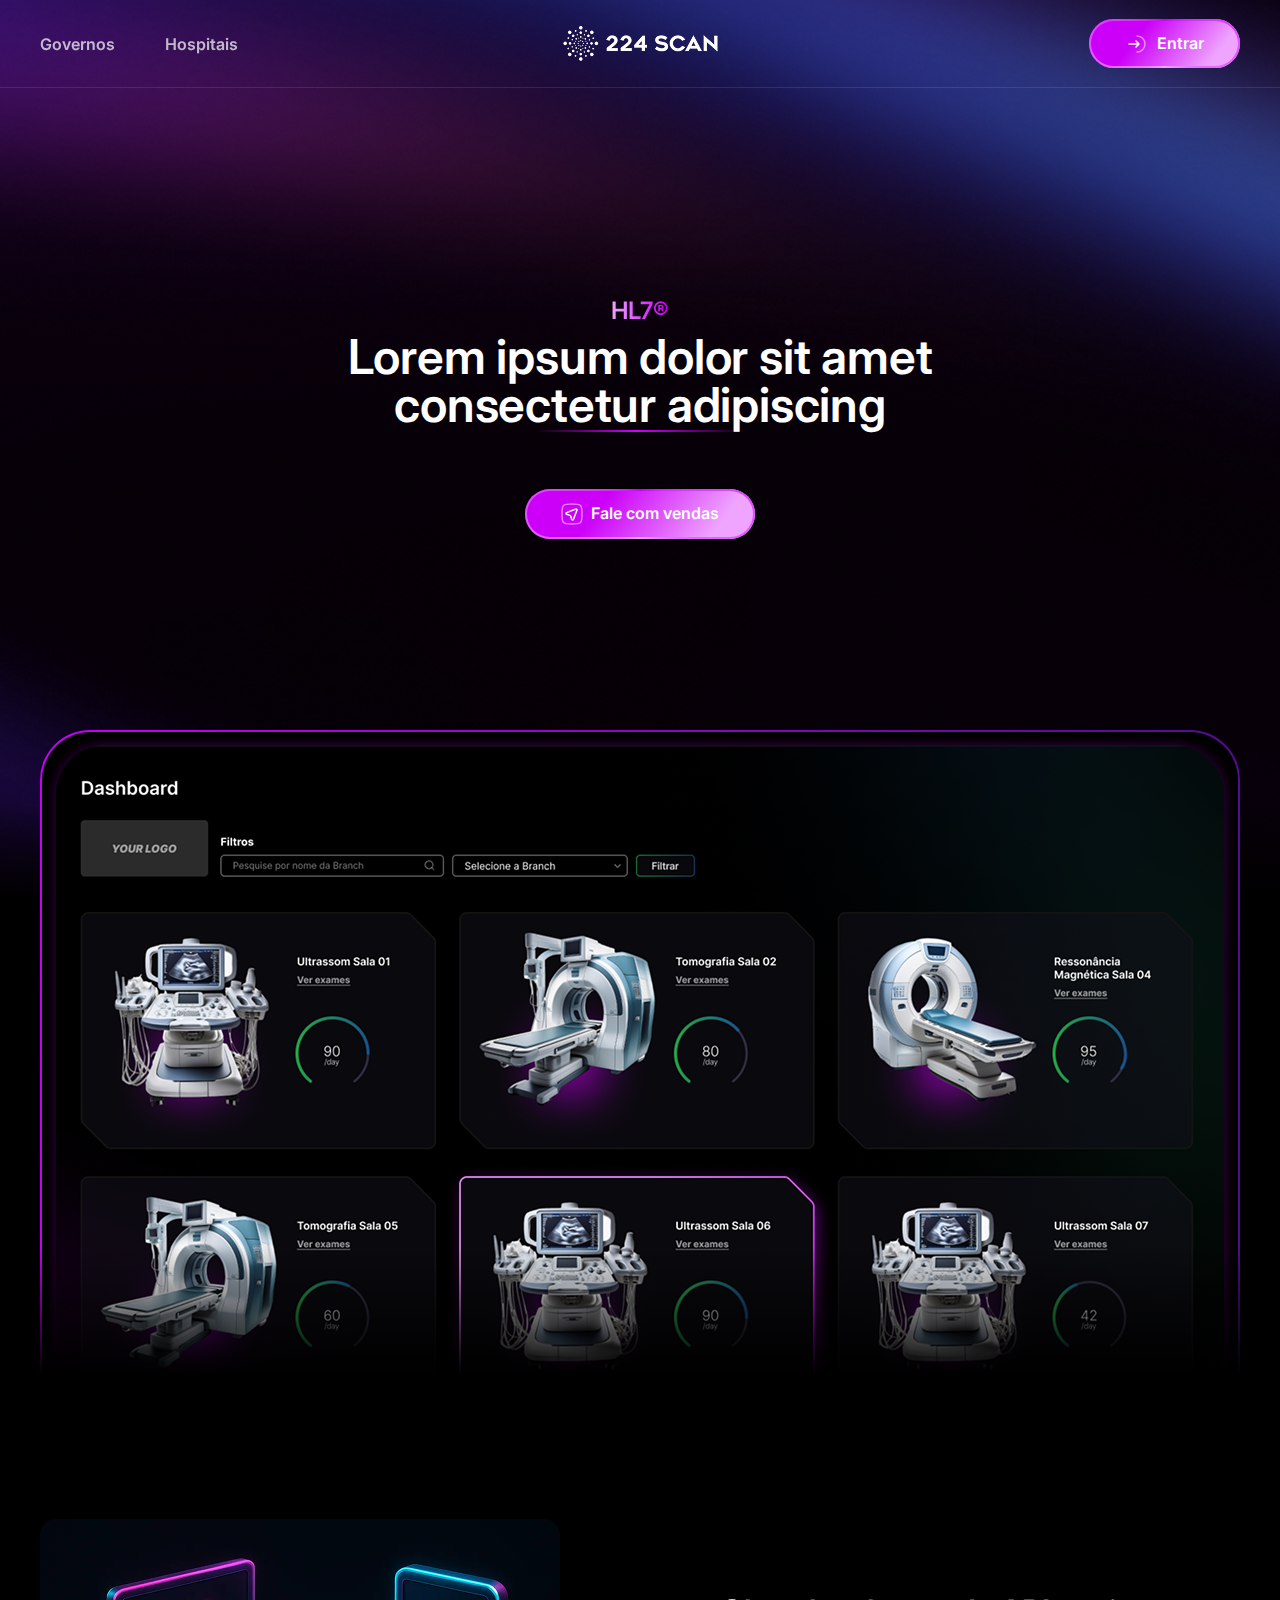
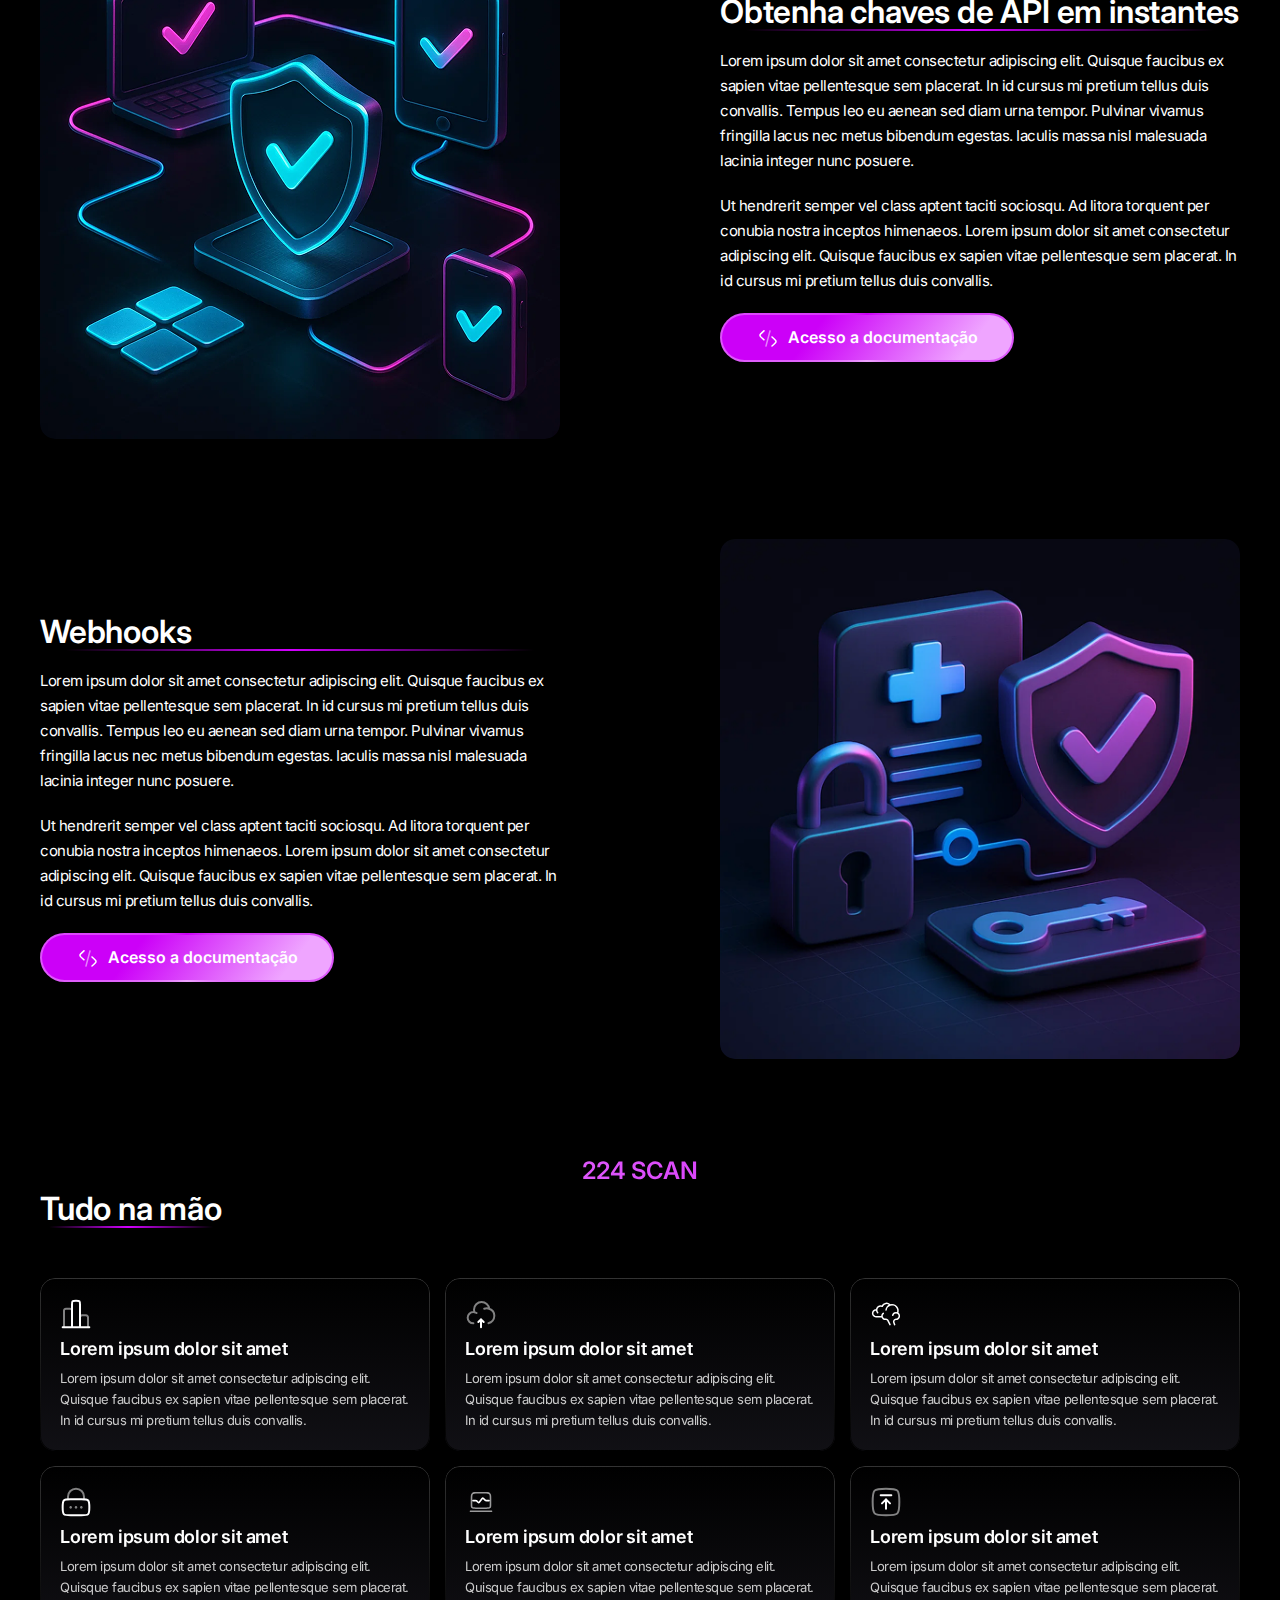
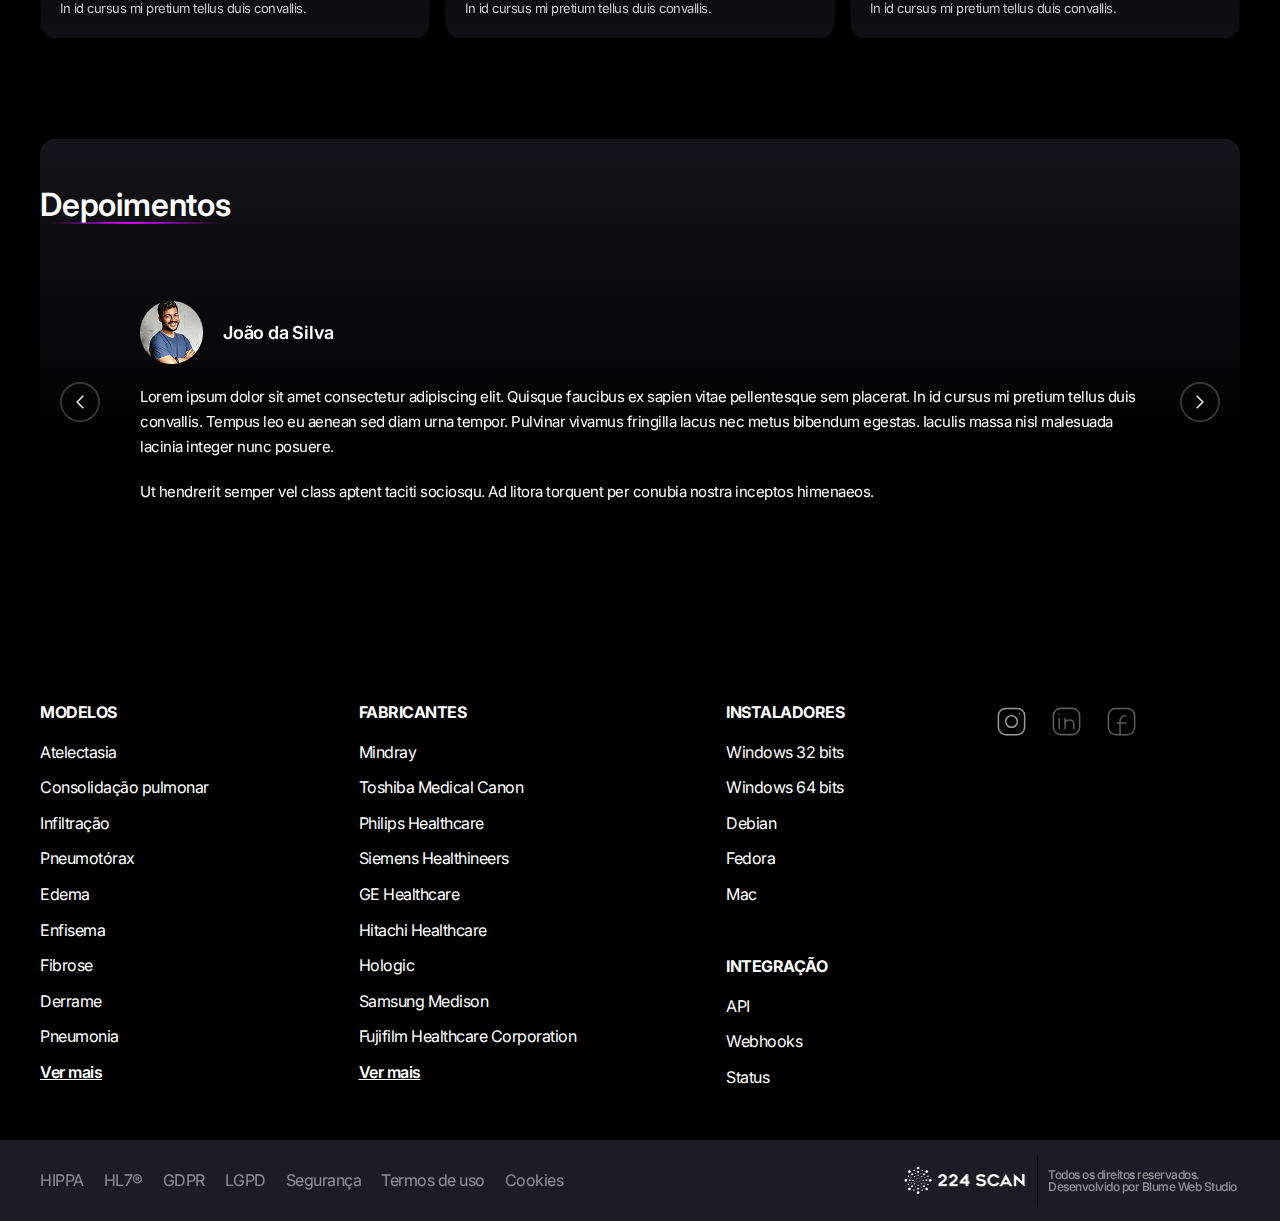
<file: hl7/index.html>
<!DOCTYPE html>
<html lang="pt-BR">

<head>
    <meta charset="UTF-8" />
    <title>Início</title>
    <link rel="preconnect" href="https://fonts.googleapis.com">
    <link rel="preconnect" href="https://fonts.gstatic.com" crossorigin>
    <link
        href="https://fonts.googleapis.com/css2?family=Inter:ital,opsz,wght@0,14..32,100..900;1,14..32,100..900&display=swap"
        rel="stylesheet">
    <link rel="stylesheet" href="../assets/css/style.css" />
</head>

<body>
    <header id="header">
        <section class="container">
            <div class="header-content">
                <nav class="header-left" aria-label="Navegação principal">
                    <ul class="header-menu">
                        <li>
                            <a href="#">Governos</a>
                        </li>
                        <li>
                            <a href="#">Hospitais</a>
                        </li>
                    </ul>
                </nav>

                <div class="header-center">
                    <a href="/" class="header-logo" aria-label="Página inicial">
                        <img src="../assets/img/logo-header.webp" alt="Logo 224 SCAN">
                    </a>
                </div>

                <div class="header-right">
                    <a href="#" class="btn" aria-label="Entrar na sua conta">
                        <img src="../assets/icons/seta-direita.svg" alt="" aria-hidden="true">
                        Entrar
                    </a>
                </div>
            </div>
            </s>
    </header>

    <main id="pg-static">
        <section class="section-intro intro">
            <div class="intro-content">
                <p class="subtitle">HL7®</p>
                <h1 class="title-intro decorative-underline-gradient">Lorem ipsum dolor sit amet consectetur adipiscing
                </h1>

                <div class="intro-btns">
                    <a href="#" class="btn" aria-label="Falar com vendas">
                        <img src="../assets/icons/flecha-vendas.svg" alt="" aria-hidden="true">
                        Fale com vendas
                    </a>
                </div>
            </div>
        </section>

        <section class="section-top">
            <div class="container">
                <div class="top-img">
                    <img src="/assets/img/hl7.webp" alt="HL7">
                </div>
            </div>
        </section>

        <section class="section-split mb">
            <div class="container">
                <div class="split-content">
                    <div class="split-img">
                        <img src="/assets/img/hl7-1.webp" alt="Imagem de descrição">
                    </div>

                    <div class="split-infos">
                        <h2 class="title-section decorative-underline-gradient">Obtenha chaves de API em instantes</h2>

                        <p>Lorem ipsum dolor sit amet consectetur adipiscing elit. Quisque faucibus ex sapien vitae
                            pellentesque sem placerat. In id cursus mi pretium tellus duis convallis. Tempus leo eu
                            aenean sed diam urna tempor. Pulvinar vivamus fringilla lacus nec metus bibendum egestas.
                            Iaculis massa nisl malesuada lacinia integer nunc posuere.</p>

                        <p>Ut hendrerit semper vel class aptent taciti sociosqu. Ad litora torquent per conubia nostra
                            inceptos himenaeos.
                            Lorem ipsum dolor sit amet consectetur adipiscing elit. Quisque faucibus ex sapien vitae
                            pellentesque sem placerat. In id cursus mi pretium tellus duis convallis.</p>

                        <a href="#" class="btn" aria-label="Falar com vendas">
                            <img src="../assets/icons/code.svg" alt="" aria-hidden="true">
                            Acesso a documentação
                        </a>
                    </div>
                </div>
            </div>
        </section>

        <section class="section-split mb">
            <div class="container">
                <div class="split-content">
                    <div class="split-infos">
                        <h2 class="title-section decorative-underline-gradient">Webhooks</h2>

                        <p>Lorem ipsum dolor sit amet consectetur adipiscing elit. Quisque faucibus ex sapien vitae
                            pellentesque sem placerat. In id cursus mi pretium tellus duis convallis. Tempus leo eu
                            aenean sed diam urna tempor. Pulvinar vivamus fringilla lacus nec metus bibendum egestas.
                            Iaculis massa nisl malesuada lacinia integer nunc posuere.</p>

                        <p>Ut hendrerit semper vel class aptent taciti sociosqu. Ad litora torquent per conubia nostra
                            inceptos himenaeos.
                            Lorem ipsum dolor sit amet consectetur adipiscing elit. Quisque faucibus ex sapien vitae
                            pellentesque sem placerat. In id cursus mi pretium tellus duis convallis.</p>

                        <a href="#" class="btn" aria-label="Falar com vendas">
                            <img src="../assets/icons/code.svg" alt="" aria-hidden="true">
                            Acesso a documentação
                        </a>
                    </div>

                    <div class="split-img">
                        <img src="/assets/img/hippa-3.webp" alt="Imagem de descrição">
                    </div>
                </div>
            </div>
        </section>

        <section class="section-cards">
            <div class="container">
                <div class="cards-top">
                    <p class="subtitle">224 scan</p>
                    <h2 class="title-section decorative-underline-gradient">Tudo na mão</h2>
                </div>
                <div class="cards-list">
                    <div class="cards-item">
                        <img src="/assets/icons/chart-line.svg" alt="Icone">
                        <h3>Lorem ipsum dolor sit amet</h3>
                        <p>Lorem ipsum dolor sit amet consectetur adipiscing elit. Quisque faucibus ex sapien vitae
                            pellentesque sem placerat. In id cursus mi pretium tellus duis convallis.</p>
                    </div>

                    <div class="cards-item">
                        <img src="/assets/icons/upload-line.svg" alt="Icone">
                        <h3>Lorem ipsum dolor sit amet</h3>
                        <p>Lorem ipsum dolor sit amet consectetur adipiscing elit. Quisque faucibus ex sapien vitae
                            pellentesque sem placerat. In id cursus mi pretium tellus duis convallis.</p>
                    </div>

                    <div class="cards-item">
                        <img src="/assets/icons/brain.svg" alt="Icone">
                        <h3>Lorem ipsum dolor sit amet</h3>
                        <p>Lorem ipsum dolor sit amet consectetur adipiscing elit. Quisque faucibus ex sapien vitae
                            pellentesque sem placerat. In id cursus mi pretium tellus duis convallis.</p>
                    </div>

                    <div class="cards-item">
                        <img src="/assets/icons/password-line.svg" alt="Icone">
                        <h3>Lorem ipsum dolor sit amet</h3>
                        <p>Lorem ipsum dolor sit amet consectetur adipiscing elit. Quisque faucibus ex sapien vitae
                            pellentesque sem placerat. In id cursus mi pretium tellus duis convallis.</p>
                    </div>

                    <div class="cards-item">
                        <img src="/assets/icons/laptop-minimalistic.svg" alt="Icone">
                        <h3>Lorem ipsum dolor sit amet</h3>
                        <p>Lorem ipsum dolor sit amet consectetur adipiscing elit. Quisque faucibus ex sapien vitae
                            pellentesque sem placerat. In id cursus mi pretium tellus duis convallis.</p>
                    </div>

                    <div class="cards-item">
                        <img src="/assets/icons/square-line.svg" alt="Icone">
                        <h3>Lorem ipsum dolor sit amet</h3>
                        <p>Lorem ipsum dolor sit amet consectetur adipiscing elit. Quisque faucibus ex sapien vitae
                            pellentesque sem placerat. In id cursus mi pretium tellus duis convallis.</p>
                    </div>
                </div>
            </div>
        </section>

        <section class="carousel-models section-testimonials">
            <div class="container">
                <div class="carousel-content">
                    <h2 class="title-section decorative-underline-gradient">Depoimentos</h2>

                    <div class="carousel-wrapper">
                        <button class="carousel-arrow prev" aria-label="Slide anterior">
                            <img src="/assets/icons/arrow-carrossel-esquerda.svg" alt="Seta esquerda">
                        </button>
                        <button class="carousel-arrow next" aria-label="Próximo slide">
                            <img src="/assets/icons/arrow-carrossel-direita.svg" alt="Seta direita">
                        </button>

                        <div class="carousel-list">

                            <div class="testimonials-item">
                                <div class="testimonials-user">
                                    <div class="testimonials-img">
                                        <img src="/assets/img/user-foto.webp" alt="Usuário">
                                    </div>
                                    <h3>João da Silva</h3>
                                </div>

                                <div class="testimonials-content">
                                    <p>Lorem ipsum dolor sit amet consectetur adipiscing elit. Quisque faucibus ex
                                        sapien vitae pellentesque sem placerat. In id cursus mi pretium tellus duis
                                        convallis. Tempus leo eu aenean sed diam urna tempor. Pulvinar vivamus fringilla
                                        lacus nec metus bibendum egestas. Iaculis massa nisl malesuada lacinia integer
                                        nunc posuere.</p>

                                    <p>Ut hendrerit semper vel class aptent taciti sociosqu. Ad litora torquent per
                                        conubia nostra inceptos himenaeos.</p>
                                </div>
                            </div>

                            <div class="testimonials-item">
                                <div class="testimonials-user">
                                    <div class="testimonials-img">
                                        <img src="/assets/img/user-foto.webp" alt="Usuário">
                                    </div>
                                    <h3>João da Silva</h3>
                                </div>

                                <div class="testimonials-content">
                                    <p>Lorem ipsum dolor sit amet consectetur adipiscing elit. Quisque faucibus ex
                                        sapien vitae pellentesque sem placerat. In id cursus mi pretium tellus duis
                                        convallis. Tempus leo eu aenean sed diam urna tempor. Pulvinar vivamus fringilla
                                        lacus nec metus bibendum egestas. Iaculis massa nisl malesuada lacinia integer
                                        nunc posuere.</p>

                                    <p>Ut hendrerit semper vel class aptent taciti sociosqu. Ad litora torquent per
                                        conubia nostra inceptos himenaeos.</p>
                                </div>
                            </div>

                            <div class="testimonials-item">
                                <div class="testimonials-user">
                                    <div class="testimonials-img">
                                        <img src="/assets/img/user-foto.webp" alt="Usuário">
                                    </div>
                                    <h3>João da Silva</h3>
                                </div>

                                <div class="testimonials-content">
                                    <p>Lorem ipsum dolor sit amet consectetur adipiscing elit. Quisque faucibus ex
                                        sapien vitae pellentesque sem placerat. In id cursus mi pretium tellus duis
                                        convallis. Tempus leo eu aenean sed diam urna tempor. Pulvinar vivamus fringilla
                                        lacus nec metus bibendum egestas. Iaculis massa nisl malesuada lacinia integer
                                        nunc posuere.</p>

                                    <p>Ut hendrerit semper vel class aptent taciti sociosqu. Ad litora torquent per
                                        conubia nostra inceptos himenaeos.</p>
                                </div>
                            </div>
                        </div>
                    </div>
                </div>
            </div>
        </section>
    </main>

    <footer id="footer">
        <section class="container">
            <div class="footer-content">
                <div aria-labelledby="footer-modelos">
                    <h3 id="footer-modelos">Modelos</h3>
                    <ul>
                        <li>
                            <a href="#">Atelectasia</a>
                        </li>
                        <li>
                            <a href="#">Consolidação pulmonar</a>
                        </li>
                        <li>
                            <a href="#">Infiltração</a>
                        </li>
                        <li>
                            <a href="#">Pneumotórax</a>
                        </li>
                        <li>
                            <a href="#">Edema</a>
                        </li>
                        <li>
                            <a href="#">Enfisema</a>
                        </li>
                        <li>
                            <a href="#">Fibrose</a>
                        </li>
                        <li>
                            <a href="#">Derrame</a>
                        </li>
                        <li>
                            <a href="#">Pneumonia</a>
                        </li>
                        <li>
                            <a href="#" class="load-more">Ver mais</a>
                        </li>
                    </ul>
                </div>
                <div aria-labelledby="footer-fabricantes">
                    <h3 id="footer-fabricantes">Fabricantes</h3>
                    <ul>
                        <li>
                            <a href="#">Mindray</a>
                        </li>
                        <li>
                            <a href="#">Toshiba Medical Canon</a>
                        </li>
                        <li>
                            <a href="#">Philips Healthcare</a>
                        </li>
                        <li>
                            <a href="#">Siemens Healthineers</a>
                        </li>
                        <li>
                            <a href="#">GE Healthcare</a>
                        </li>
                        <li>
                            <a href="#">Hitachi Healthcare</a>
                        </li>
                        <li>
                            <a href="#">Hologic</a>
                        </li>
                        <li>
                            <a href="#">Samsung Medison</a>
                        </li>
                        <li>
                            <a href="#">Fujifilm Healthcare Corporation</a>
                        </li>
                        <li>
                            <a href="#" class="load-more">Ver mais</a>
                        </li>
                    </ul>
                </div>
                <div aria-labelledby="footer-instaladores">
                    <h3 id="footer-instaladores">Instaladores</h3>
                    <ul>
                        <li>
                            <a href="#">Windows 32 bits</a>
                        </li>
                        <li>
                            <a href="#">Windows 64 bits</a>
                        </li>
                        <li>
                            <a href="#">Debian</a>
                        </li>
                        <li>
                            <a href="#">Fedora</a>
                        </li>
                        <li>
                            <a href="#">Mac</a>
                        </li>
                    </ul>

                    <h3 id="footer-integracao">Integração</h3>
                    <ul>
                        <li>
                            <a href="#">API</a>
                        </li>
                        <li>
                            <a href="#">Webhooks</a>
                        </li>
                        <li>
                            <a href="#">Status</a>
                        </li>
                    </ul>
                </div>
                <div class="social-links" aria-label="Redes sociais">
                    <a href="#">
                        <img src="../assets/icons/icone-instagram.svg" alt="Logo Instagram">
                    </a>
                    <a href="#">
                        <img src="../assets/icons/icone-linkedin.svg" alt="Logo LinkedIn">
                    </a>
                    <a href="#">
                        <img src="../assets/icons/icone-facebook.svg" alt="Logo Facebook">
                    </a>
                </div>
            </div>
        </section>

        <section class="footer-bottom">
            <div class="container">
                <div class="footer-infos">
                    <ul>
                        <li>
                            <a href="#">HIPPA</a>
                        </li>
                        <li>
                            <a href="#">HL7®</a>
                        </li>
                        <li>
                            <a href="#">GDPR</a>
                        </li>
                        <li>
                            <a href="#">LGPD</a>
                        </li>
                        <li>
                            <a href="#">Segurança</a>
                        </li>
                        <li>
                            <a href="#">Termos de uso</a>
                        </li>
                        <li>
                            <a href="#">Cookies</a>
                        </li>
                    </ul>

                    <div class="footer-branding">
                        <a href="/" class="footer-logo" aria-label="Página inicial">
                            <img src="../assets/img/logo-footer.webp" alt="Logo 224 SCAN">
                        </a>
                        <p>Todos os direitos reservados.
                            Desenvolvido por <a href="#">Blume Web Studio</a></p>
                    </div>
                </div>
            </div>
        </section>
    </footer>

    <script src="../assets/js/script.js"></script>
</body>

</html>
</file>
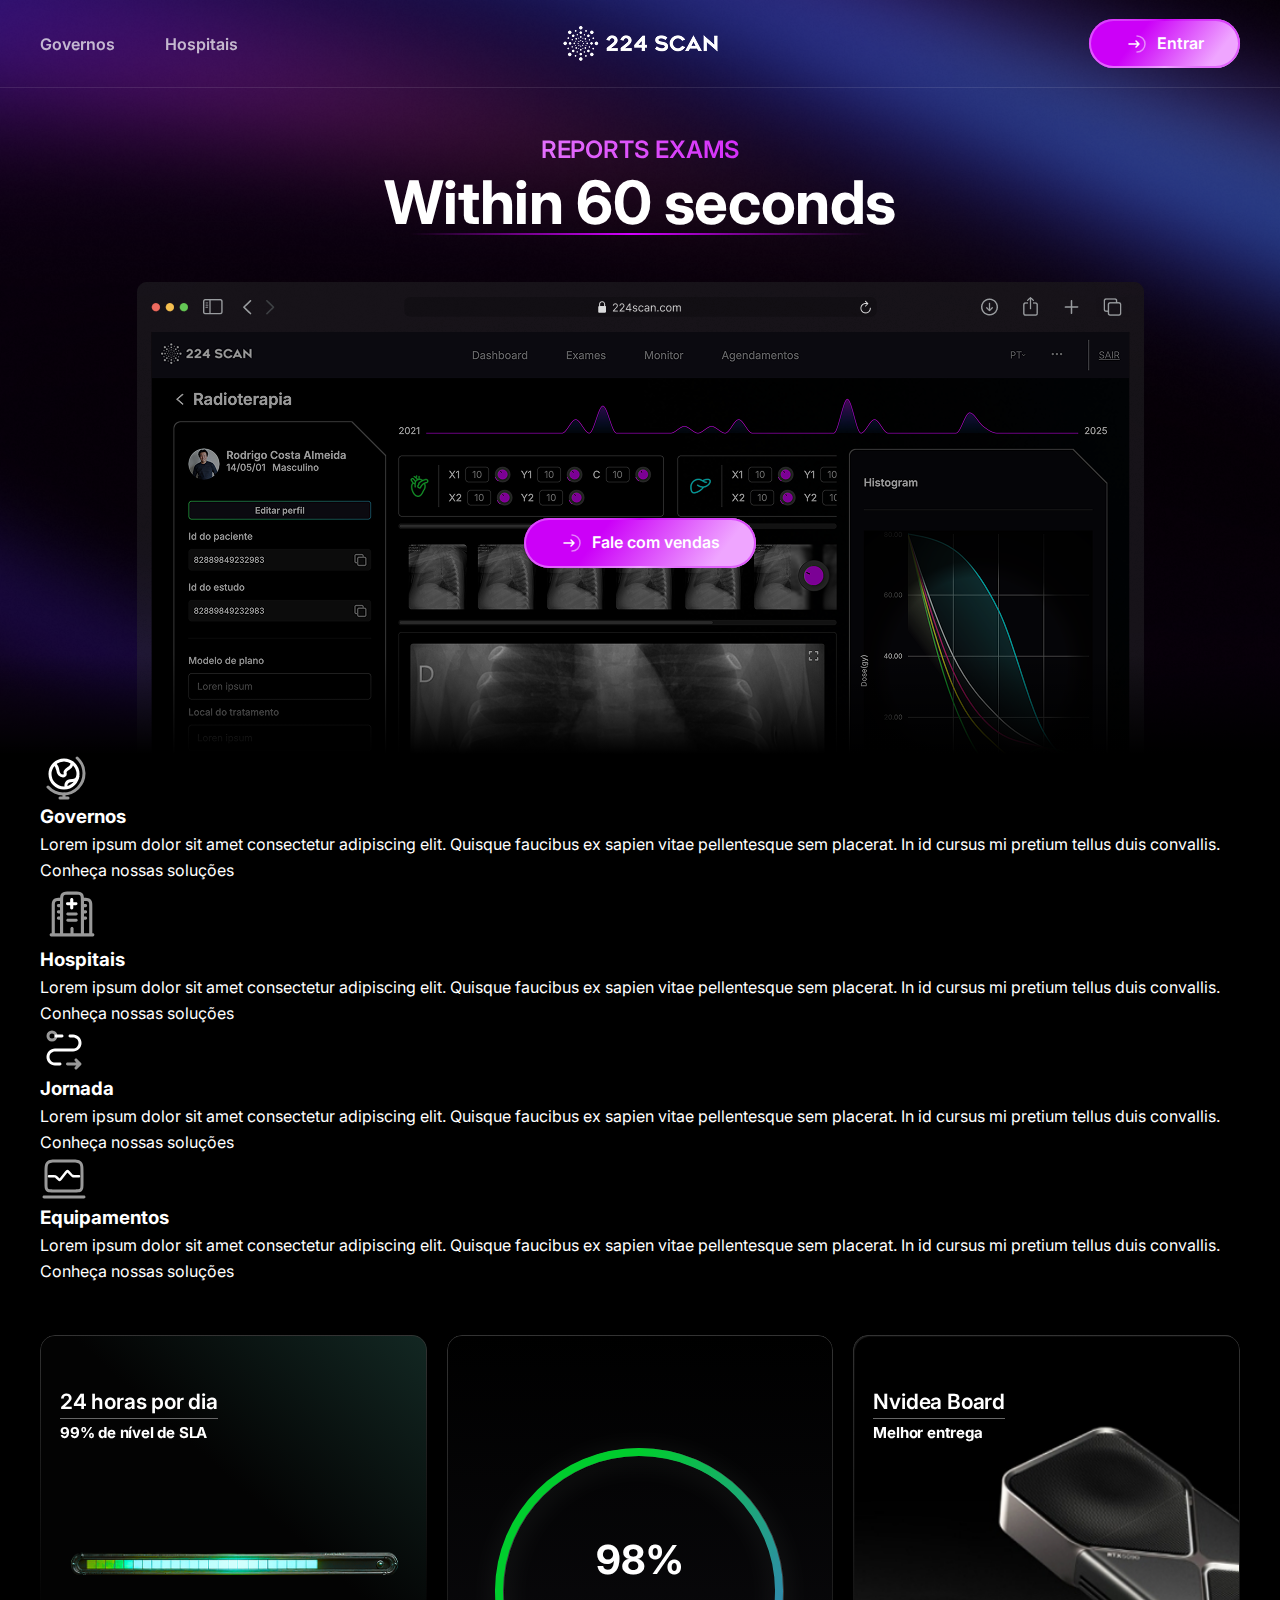
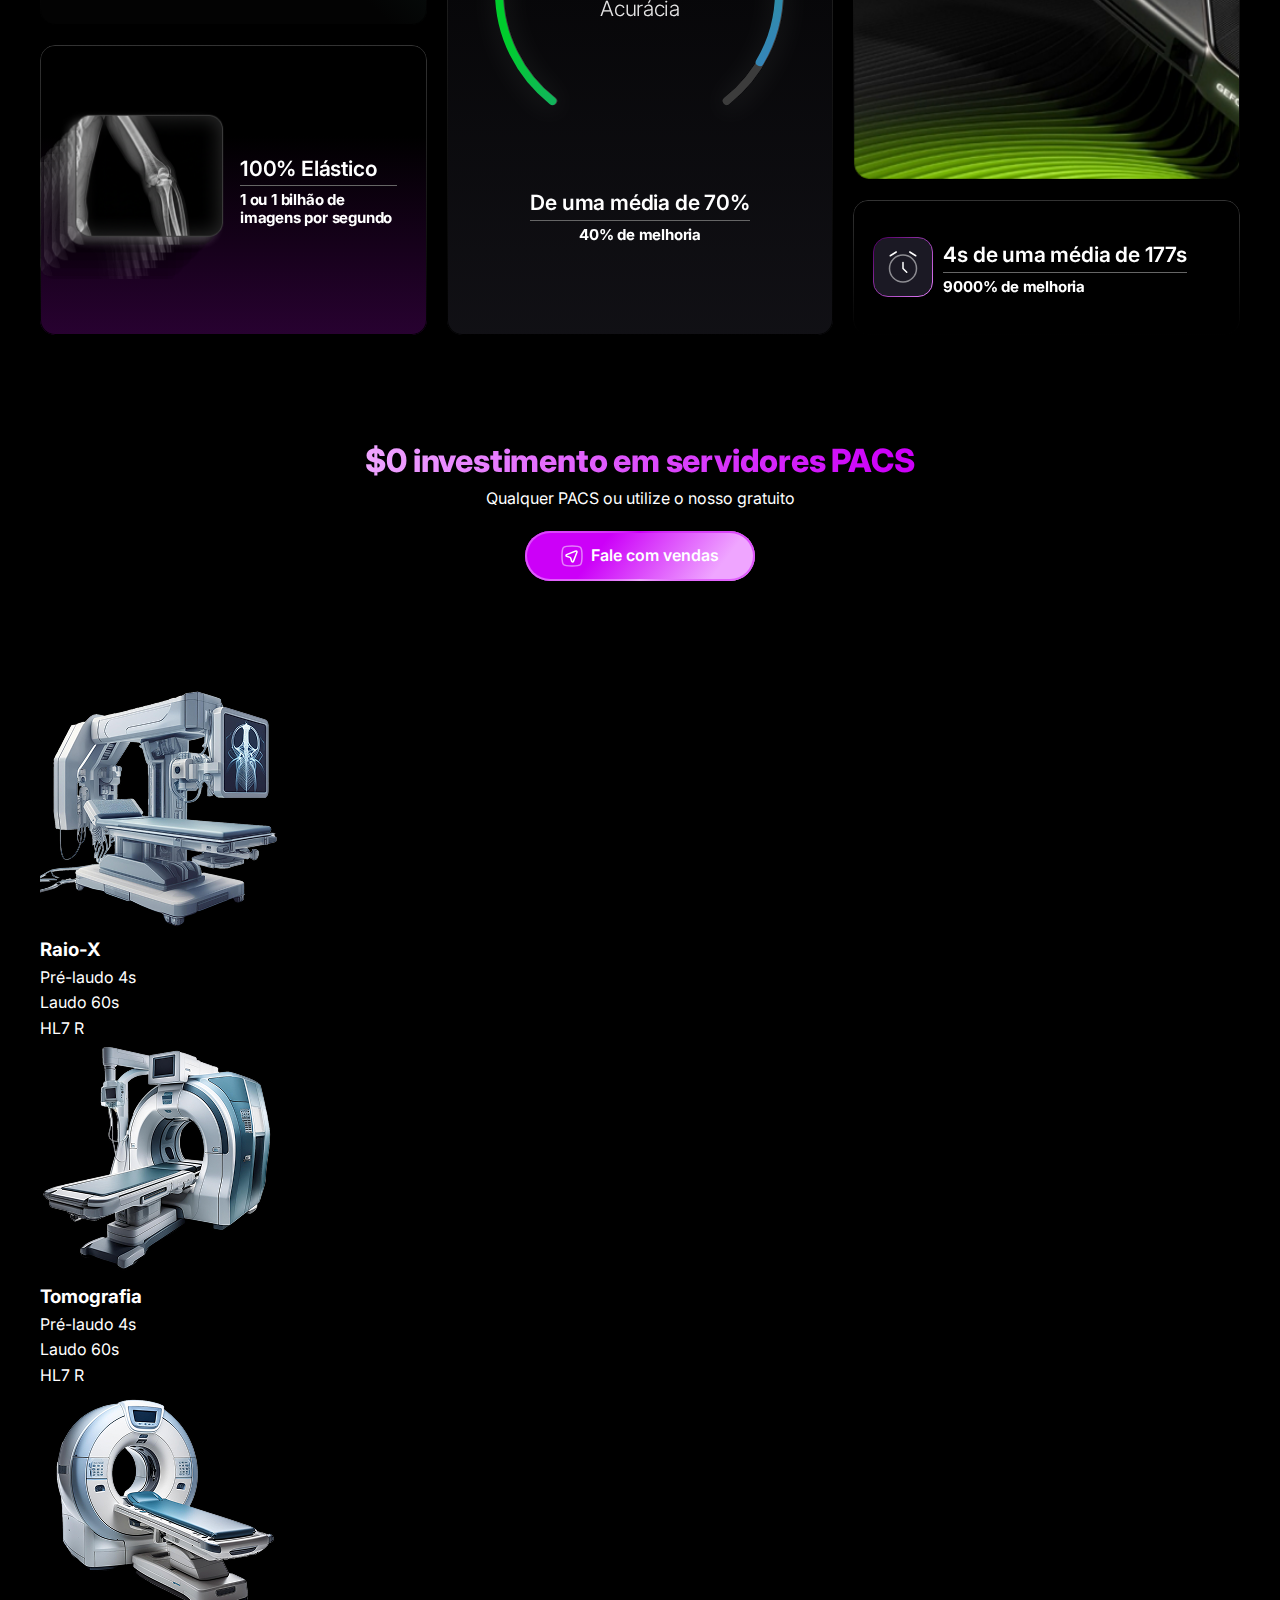
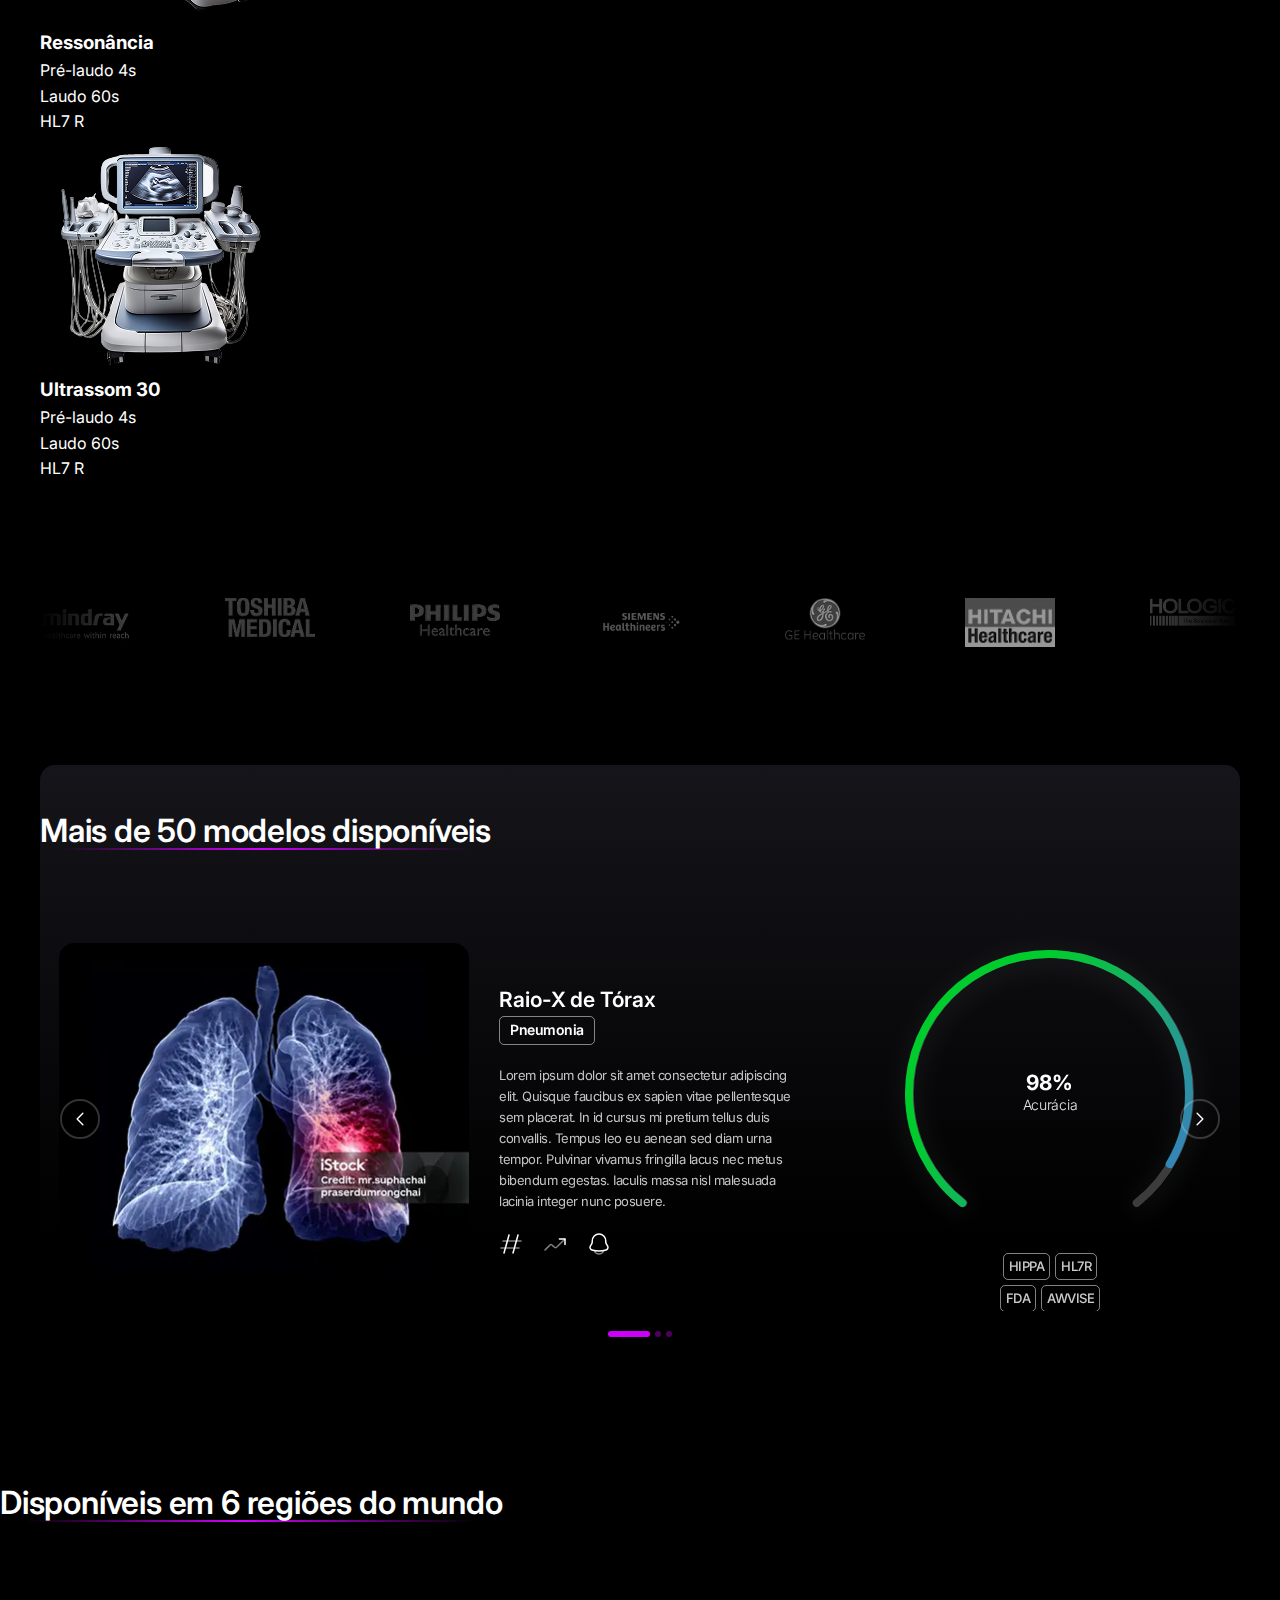
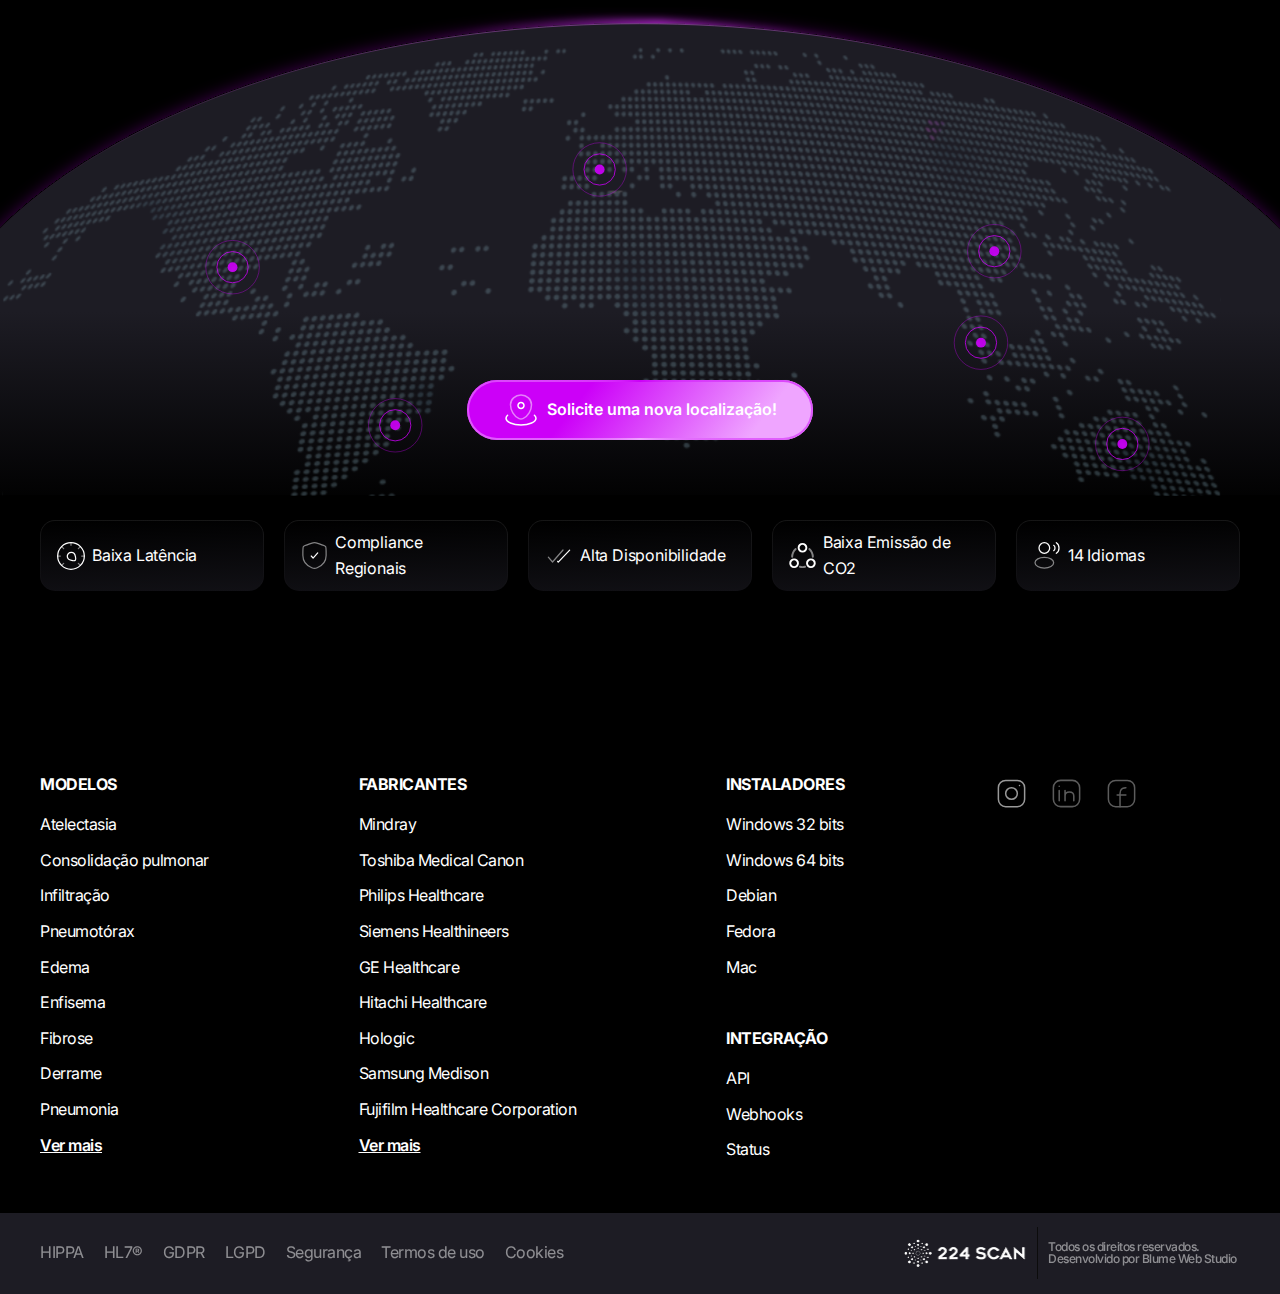
<file: home/index.html>
<!DOCTYPE html>
<html lang="pt-BR">

<head>
    <meta charset="UTF-8" />
    <title>Início</title>
    <link rel="preconnect" href="https://fonts.googleapis.com">
    <link rel="preconnect" href="https://fonts.gstatic.com" crossorigin>
    <link
        href="https://fonts.googleapis.com/css2?family=Inter:ital,opsz,wght@0,14..32,100..900;1,14..32,100..900&display=swap"
        rel="stylesheet">
    <link rel="stylesheet" href="../assets/css/style.css" />
</head>

<body>
    <header id="header">
        <section class="container">
            <div class="header-content">
                <nav class="header-left" aria-label="Navegação principal">
                    <ul class="header-menu">
                        <li>
                            <a href="#">Governos</a>
                        </li>
                        <li>
                            <a href="#">Hospitais</a>
                        </li>
                    </ul>
                </nav>

                <div class="header-center">
                    <a href="/" class="header-logo" aria-label="Página inicial">
                        <img src="../assets/img/logo-header.webp" alt="Logo 224 SCAN">
                    </a>
                </div>

                <div class="header-right">
                    <a href="#" class="btn" aria-label="Entrar na sua conta">
                        <img src="../assets/icons/seta-direita.svg" alt="" aria-hidden="true">
                        Entrar
                    </a>
                </div>
            </div>
            </s>
    </header>

    <main id="pg-home">
        <section class="section-intro intro">
            <div class="intro-top">
                <p class="subtitle">reports exams</p>
                <h1 class="title-home decorative-underline-gradient">Within 60 seconds</h1>
            </div>

            <div class="intro-bottom">
                <div class="intro-img">
                    <img src="../assets/img/home-intro.webp" alt="Foto de exame">
                </div>
                <a href="#" class="btn" aria-label="Falar com vendas">
                    <img src="../assets/icons/seta-direita.svg" alt="" aria-hidden="true">
                    Fale com vendas
                </a>
            </div>
        </section>

        <section class="section-cards">
            <div class="container">
                <div class="cards-list">
                    <a href="#" class="card-item">
                        <div class="card-icon">
                            <img src="/assets/icons/governos.svg" alt="Governos">
                        </div>
                        <h3>Governos</h3>
                        <p>Lorem ipsum dolor sit amet consectetur adipiscing elit. Quisque faucibus ex sapien vitae
                            pellentesque sem placerat. In id cursus mi pretium tellus duis convallis.</p>
                        <span class="card-btn">Conheça nossas soluções</span>
                    </a>
                    <a href="#" class="card-item">
                        <div class="card-icon">
                            <img src="/assets/icons/hospitais.svg" alt="Hospitais">
                        </div>
                        <h3>Hospitais</h3>
                        <p>Lorem ipsum dolor sit amet consectetur adipiscing elit. Quisque faucibus ex sapien vitae
                            pellentesque sem placerat. In id cursus mi pretium tellus duis convallis.</p>
                        <span class="card-btn">Conheça nossas soluções</span>
                    </a>
                    <a href="#" class="card-item">
                        <div class="card-icon">
                            <img src="/assets/icons/jornada.svg" alt="Jornada">
                        </div>
                        <h3>Jornada</h3>
                        <p>Lorem ipsum dolor sit amet consectetur adipiscing elit. Quisque faucibus ex sapien vitae
                            pellentesque sem placerat. In id cursus mi pretium tellus duis convallis.</p>
                        <span class="card-btn">Conheça nossas soluções</spa>
                    </a>
                    <a href="#" class="card-item">
                        <div class="card-icon">
                            <img src="/assets/icons/equipamentos.svg" alt="Equipamentos">
                        </div>
                        <h3>Equipamentos</h3>
                        <p>Lorem ipsum dolor sit amet consectetur adipiscing elit. Quisque faucibus ex sapien vitae
                            pellentesque sem placerat. In id cursus mi pretium tellus duis convallis.</p>
                        <span class="card-btn">Conheça nossas soluções</span>
                    </a>
                </div>
            </div>
        </section>

        <section class="section-results">
            <div class="container">
                <div class="results-grid">
                    <div class="results-item item1">
                        <h3>24 horas por dia <span>99% de nível de SLA</span></h3>
                        <img src="/assets/img/home-nivel.webp" alt="Barra de porcentagem">
                    </div>

                    <div class="results-item item2">
                        <img src="/assets/img/home-raio-x.webp" alt="Raio x">
                        <h3>100% Elástico <span>1 ou 1 bilhão de imagens por segundo</span></h3>
                    </div>

                    <div class="results-item item3">
                        <div class="item-percentage">
                            <h4>98% <span>Acurácia</span></h4>
                            <img src="/assets/img/barra-circular.svg" alt="Barra de porcentagem">
                        </div>
                        <h3>De uma média de 70% <span>40% de melhoria</span></h3>
                    </div>

                    <div class="results-item item4">
                        <h3>Nvidea Board <span>Melhor entrega</span></h3>
                    </div>

                    <div class="results-item item5">
                        <img src="/assets/icons/alarme.svg" alt="Tempo">
                        <h3>4s de uma média de 177s <span>9000% de melhoria</span></h3>
                    </div>
                </div>
            </div>
        </section>

        <section class="section-contact">
            <div class="container">
                <div class="contact-content">
                    <h2>$0 investimento em servidores PACS</h2>
                    <p>Qualquer PACS ou utilize o nosso gratuito</p>
                    <a href="#" class="btn" aria-label="Fale com vendas">
                        <img src="../assets/icons/flecha-vendas.svg" alt="" aria-hidden="true">
                        Fale com vendas
                    </a>
                </div>
            </div>
        </section>

        <section class="section-equipment">
            <div class="container">
                <div class="equipment-list">
                    <div class="equipment-item">
                        <div class="equipment-img">
                            <img src="/assets/img/raiox-1.webp" alt="Raio-X">
                        </div>
                        <h3>Raio-X</h3>
                        <p>
                            Pré-laudo 4s</br>
                            Laudo 60s</br>
                            HL7 R
                        </p>
                    </div>

                    <div class="equipment-item">
                        <div class="equipment-img">
                            <img src="/assets/img/tomografia-1.webp" alt="Tomografia">
                        </div>
                        <h3>Tomografia</h3>
                        <p>
                            Pré-laudo 4s</br>
                            Laudo 60s</br>
                            HL7 R
                        </p>
                    </div>

                    <div class="equipment-item">
                        <div class="equipment-img">
                            <img src="/assets/img/ressonancia-1.webp" alt="Ressonância">
                        </div>
                        <h3>Ressonância</h3>
                        <p>
                            Pré-laudo 4s</br>
                            Laudo 60s</br>
                            HL7 R
                        </p>
                    </div>

                    <div class="equipment-item">
                        <div class="equipment-img">
                            <img src="/assets/img/ultrassom-1.webp" alt="Ultrassom 30">
                        </div>
                        <h3>Ultrassom 30</h3>
                        <p>
                            Pré-laudo 4s</br>
                            Laudo 60s</br>
                            HL7 R
                        </p>
                    </div>
                </div>
            </div>
        </section>

        <section class="section-logos">
            <div class="logos-wrapper">
                <div class="logos-slider" id="logosSlider">
                    <div class="logos-item"><img src="/assets/img/logo-1.webp" alt="Logo 1" /></div>
                    <div class="logos-item"><img src="/assets/img/logo-2.webp" alt="Logo 2" /></div>
                    <div class="logos-item"><img src="/assets/img/logo-3.webp" alt="Logo 3" /></div>
                    <div class="logos-item"><img src="/assets/img/logo-4.webp" alt="Logo 4" /></div>
                    <div class="logos-item"><img src="/assets/img/logo-5.webp" alt="Logo 5" /></div>
                    <div class="logos-item"><img src="/assets/img/logo-6.webp" alt="Logo 6" /></div>
                    <div class="logos-item"><img src="/assets/img/logo-7.webp" alt="Logo 7" /></div>
                    <div class="logos-item"><img src="/assets/img/logo-6.webp" alt="Logo 8" /></div>
                    <div class="logos-item"><img src="/assets/img/logo-5.webp" alt="Logo 9" /></div>
                    <div class="logos-item"><img src="/assets/img/logo-4.webp" alt="Logo 10" /></div>
                </div>
            </div>
        </section>

        <section class="carousel-models">
            <div class="container">
                <div class="carousel-content">
                    <h2 class="title-section decorative-underline-gradient">Mais de 50 modelos disponíveis</h2>

                    <div class="carousel-wrapper">
                        <button class="carousel-arrow prev" aria-label="Slide anterior">
                            <img src="/assets/icons/arrow-carrossel-esquerda.svg" alt="Seta esquerda">
                        </button>
                        <button class="carousel-arrow next" aria-label="Próximo slide">
                            <img src="/assets/icons/arrow-carrossel-direita.svg" alt="Seta direita">
                        </button>

                        <div class="carousel-list">

                            <div class="carousel-item">
                                <div class="carousel-img">
                                    <img src="/assets/img/carrossel-raio-x.webp" alt="Raio-X de Tórax">
                                </div>

                                <div class="carousel-infos">
                                    <h3>Raio-X de Tórax</h3>
                                    <h4>Pneumonia</h4>
                                    <p>Lorem ipsum dolor sit amet consectetur adipiscing elit. Quisque faucibus ex
                                        sapien
                                        vitae pellentesque sem placerat. In id cursus mi pretium tellus duis convallis.
                                        Tempus leo eu aenean sed diam urna tempor. Pulvinar vivamus fringilla lacus nec
                                        metus bibendum egestas. Iaculis massa nisl malesuada lacinia integer nunc
                                        posuere.
                                    </p>

                                    <div class="carousel-icons">
                                        <img src="/assets/icons/hashtag.svg" alt="Hashtag">
                                        <img src="/assets/icons/up.svg" alt="Up">
                                        <img src="/assets/icons/sino.svg" alt="Sino">
                                    </div>
                                </div>

                                <div class="carousel-results">
                                    <div class="item-percentage">
                                        <p>98% <span>Acurácia</span></p>
                                        <img src="/assets/img/barra-circular.svg" alt="Barra de porcentagem">
                                    </div>

                                    <div class="carousel-text">
                                        <p>HIPPA</p>
                                        <p>HL7R</p>
                                        <p>FDA</p>
                                        <p>AWVISE</p>
                                    </div>
                                </div>
                            </div>

                            <div class="carousel-item">
                                <div class="carousel-img">
                                    <img src="/assets/img/carrossel-raio-x.webp" alt="Raio-X de Tórax">
                                </div>

                                <div class="carousel-infos">
                                    <h3>Raio-X de Tórax</h3>
                                    <h4>Pneumonia</h4>
                                    <p>Lorem ipsum dolor sit amet consectetur adipiscing elit. Quisque faucibus ex
                                        sapien
                                        vitae pellentesque sem placerat. In id cursus mi pretium tellus duis convallis.
                                        Tempus leo eu aenean sed diam urna tempor. Pulvinar vivamus fringilla lacus nec
                                        metus bibendum egestas. Iaculis massa nisl malesuada lacinia integer nunc
                                        posuere.
                                    </p>

                                    <div class="carousel-icons">
                                        <img src="/assets/icons/hashtag.svg" alt="Hashtag">
                                        <img src="/assets/icons/up.svg" alt="Up">
                                        <img src="/assets/icons/sino.svg" alt="Sino">
                                    </div>
                                </div>

                                <div class="carousel-results">
                                    <div class="item-percentage">
                                        <p>98% <span>Acurácia</span></p>
                                        <img src="/assets/img/barra-circular.svg" alt="Barra de porcentagem">
                                    </div>

                                    <div class="carousel-text">
                                        <p>HIPPA</p>
                                        <p>HL7R</p>
                                        <p>FDA</p>
                                        <p>AWVISE</p>
                                    </div>
                                </div>
                            </div>

                            <div class="carousel-item">
                                <div class="carousel-img">
                                    <img src="/assets/img/carrossel-raio-x.webp" alt="Raio-X de Tórax">
                                </div>

                                <div class="carousel-infos">
                                    <h3>Raio-X de Tórax</h3>
                                    <h4>Pneumonia</h4>
                                    <p>Lorem ipsum dolor sit amet consectetur adipiscing elit. Quisque faucibus ex
                                        sapien
                                        vitae pellentesque sem placerat. In id cursus mi pretium tellus duis convallis.
                                        Tempus leo eu aenean sed diam urna tempor. Pulvinar vivamus fringilla lacus nec
                                        metus bibendum egestas. Iaculis massa nisl malesuada lacinia integer nunc
                                        posuere.
                                    </p>

                                    <div class="carousel-icons">
                                        <img src="/assets/icons/hashtag.svg" alt="Hashtag">
                                        <img src="/assets/icons/up.svg" alt="Up">
                                        <img src="/assets/icons/sino.svg" alt="Sino">
                                    </div>
                                </div>

                                <div class="carousel-results">
                                    <div class="item-percentage">
                                        <p>98% <span>Acurácia</span></p>
                                        <img src="/assets/img/barra-circular.svg" alt="Barra de porcentagem">
                                    </div>

                                    <div class="carousel-text">
                                        <p>HIPPA</p>
                                        <p>HL7R</p>
                                        <p>FDA</p>
                                        <p>AWVISE</p>
                                    </div>
                                </div>
                            </div>
                        </div>
                    </div>

                    <div class="carousel-dots"></div>
                </div>
            </div>
        </section>

        <section class="section-regions">
            <h2 class="title-section decorative-underline-gradient">Disponíveis em 6 regiões do mundo</h2>

            <div class="regions-map">
                <img src="/assets/img/mapa-regioes.svg" alt="Mapa de regiões">
            </div>

            <div class="regions-footer">
                <a href="#" class="btn" aria-label="Falar com vendas">
                    <img src="../assets/icons/map.svg" alt="" aria-hidden="Mapa - ponto">
                    Solicite uma nova localização!
                </a>

                <div class="container">
                    <div class="regions-list">
                        <div class="regions-item">
                            <div class="regions-icon">
                                <img src="/assets/icons/baixa-latencia.svg" alt="Baixa Latência">
                            </div>
                            <h3>Baixa Latência</h3>
                        </div>

                        <div class="regions-item">
                            <div class="regions-icon">
                                <img src="/assets/icons/compilance.svg" alt="Compliance Regionais">
                            </div>
                            <h3>Compliance Regionais</h3>
                        </div>

                        <div class="regions-item">
                            <div class="regions-icon">
                                <img src="/assets/icons/check.svg" alt="Alta Disponibilidade">
                            </div>
                            <h3>Alta Disponibilidade</h3>
                        </div>

                        <div class="regions-item">
                            <div class="regions-icon">
                                <img src="/assets/icons/baixa-emissao.svg" alt="Baixa Emissão de CO2">
                            </div>
                            <h3>Baixa Emissão de CO2</h3>
                        </div>

                        <div class="regions-item">
                            <div class="regions-icon">
                                <img src="/assets/icons/idiomas.svg" alt="14 Idiomas">
                            </div>
                            <h3>14 Idiomas</h3>
                        </div>
                    </div>
                </div>
            </div>
        </section>
    </main>

    <footer id="footer">
        <section class="container">
            <div class="footer-content">
                <div aria-labelledby="footer-modelos">
                    <h3 id="footer-modelos">Modelos</h3>
                    <ul>
                        <li>
                            <a href="#">Atelectasia</a>
                        </li>
                        <li>
                            <a href="#">Consolidação pulmonar</a>
                        </li>
                        <li>
                            <a href="#">Infiltração</a>
                        </li>
                        <li>
                            <a href="#">Pneumotórax</a>
                        </li>
                        <li>
                            <a href="#">Edema</a>
                        </li>
                        <li>
                            <a href="#">Enfisema</a>
                        </li>
                        <li>
                            <a href="#">Fibrose</a>
                        </li>
                        <li>
                            <a href="#">Derrame</a>
                        </li>
                        <li>
                            <a href="#">Pneumonia</a>
                        </li>
                        <li>
                            <a href="#" class="load-more">Ver mais</a>
                        </li>
                    </ul>
                </div>
                <div aria-labelledby="footer-fabricantes">
                    <h3 id="footer-fabricantes">Fabricantes</h3>
                    <ul>
                        <li>
                            <a href="#">Mindray</a>
                        </li>
                        <li>
                            <a href="#">Toshiba Medical Canon</a>
                        </li>
                        <li>
                            <a href="#">Philips Healthcare</a>
                        </li>
                        <li>
                            <a href="#">Siemens Healthineers</a>
                        </li>
                        <li>
                            <a href="#">GE Healthcare</a>
                        </li>
                        <li>
                            <a href="#">Hitachi Healthcare</a>
                        </li>
                        <li>
                            <a href="#">Hologic</a>
                        </li>
                        <li>
                            <a href="#">Samsung Medison</a>
                        </li>
                        <li>
                            <a href="#">Fujifilm Healthcare Corporation</a>
                        </li>
                        <li>
                            <a href="#" class="load-more">Ver mais</a>
                        </li>
                    </ul>
                </div>
                <div aria-labelledby="footer-instaladores">
                    <h3 id="footer-instaladores">Instaladores</h3>
                    <ul>
                        <li>
                            <a href="#">Windows 32 bits</a>
                        </li>
                        <li>
                            <a href="#">Windows 64 bits</a>
                        </li>
                        <li>
                            <a href="#">Debian</a>
                        </li>
                        <li>
                            <a href="#">Fedora</a>
                        </li>
                        <li>
                            <a href="#">Mac</a>
                        </li>
                    </ul>

                    <h3 id="footer-integracao">Integração</h3>
                    <ul>
                        <li>
                            <a href="#">API</a>
                        </li>
                        <li>
                            <a href="#">Webhooks</a>
                        </li>
                        <li>
                            <a href="#">Status</a>
                        </li>
                    </ul>
                </div>
                <div class="social-links" aria-label="Redes sociais">
                    <a href="#">
                        <img src="../assets/icons/icone-instagram.svg" alt="Logo Instagram">
                    </a>
                    <a href="#">
                        <img src="../assets/icons/icone-linkedin.svg" alt="Logo LinkedIn">
                    </a>
                    <a href="#">
                        <img src="../assets/icons/icone-facebook.svg" alt="Logo Facebook">
                    </a>
                </div>
            </div>
        </section>

        <section class="footer-bottom">
            <div class="container">
                <div class="footer-infos">
                    <ul>
                        <li>
                            <a href="#">HIPPA</a>
                        </li>
                        <li>
                            <a href="#">HL7®</a>
                        </li>
                        <li>
                            <a href="#">GDPR</a>
                        </li>
                        <li>
                            <a href="#">LGPD</a>
                        </li>
                        <li>
                            <a href="#">Segurança</a>
                        </li>
                        <li>
                            <a href="#">Termos de uso</a>
                        </li>
                        <li>
                            <a href="#">Cookies</a>
                        </li>
                    </ul>

                    <div class="footer-branding">
                        <a href="/" class="footer-logo" aria-label="Página inicial">
                            <img src="../assets/img/logo-footer.webp" alt="Logo 224 SCAN">
                        </a>
                        <p>Todos os direitos reservados.
                            Desenvolvido por <a href="#">Blume Web Studio</a></p>
                    </div>
                </div>
            </div>
        </section>
    </footer>

    <script src="../assets/js/script.js"></script>
</body>

</html>
</file>
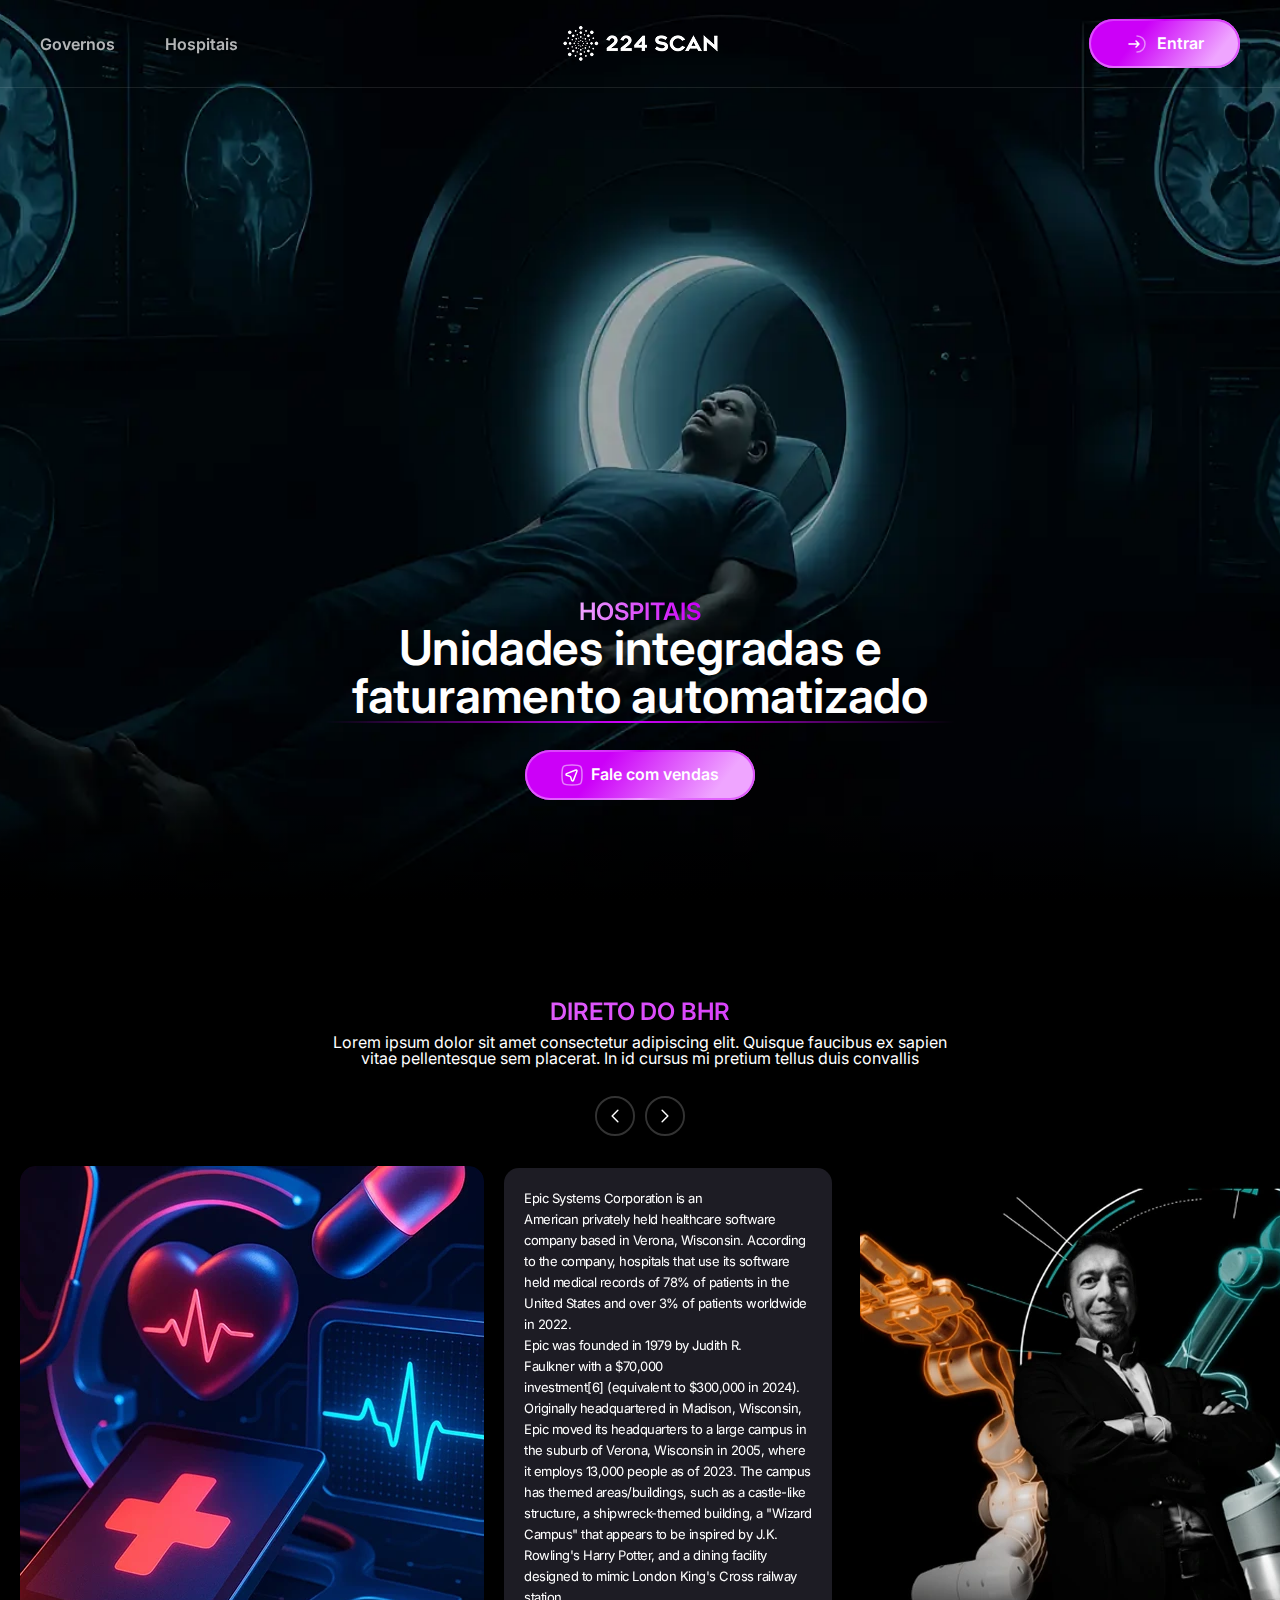
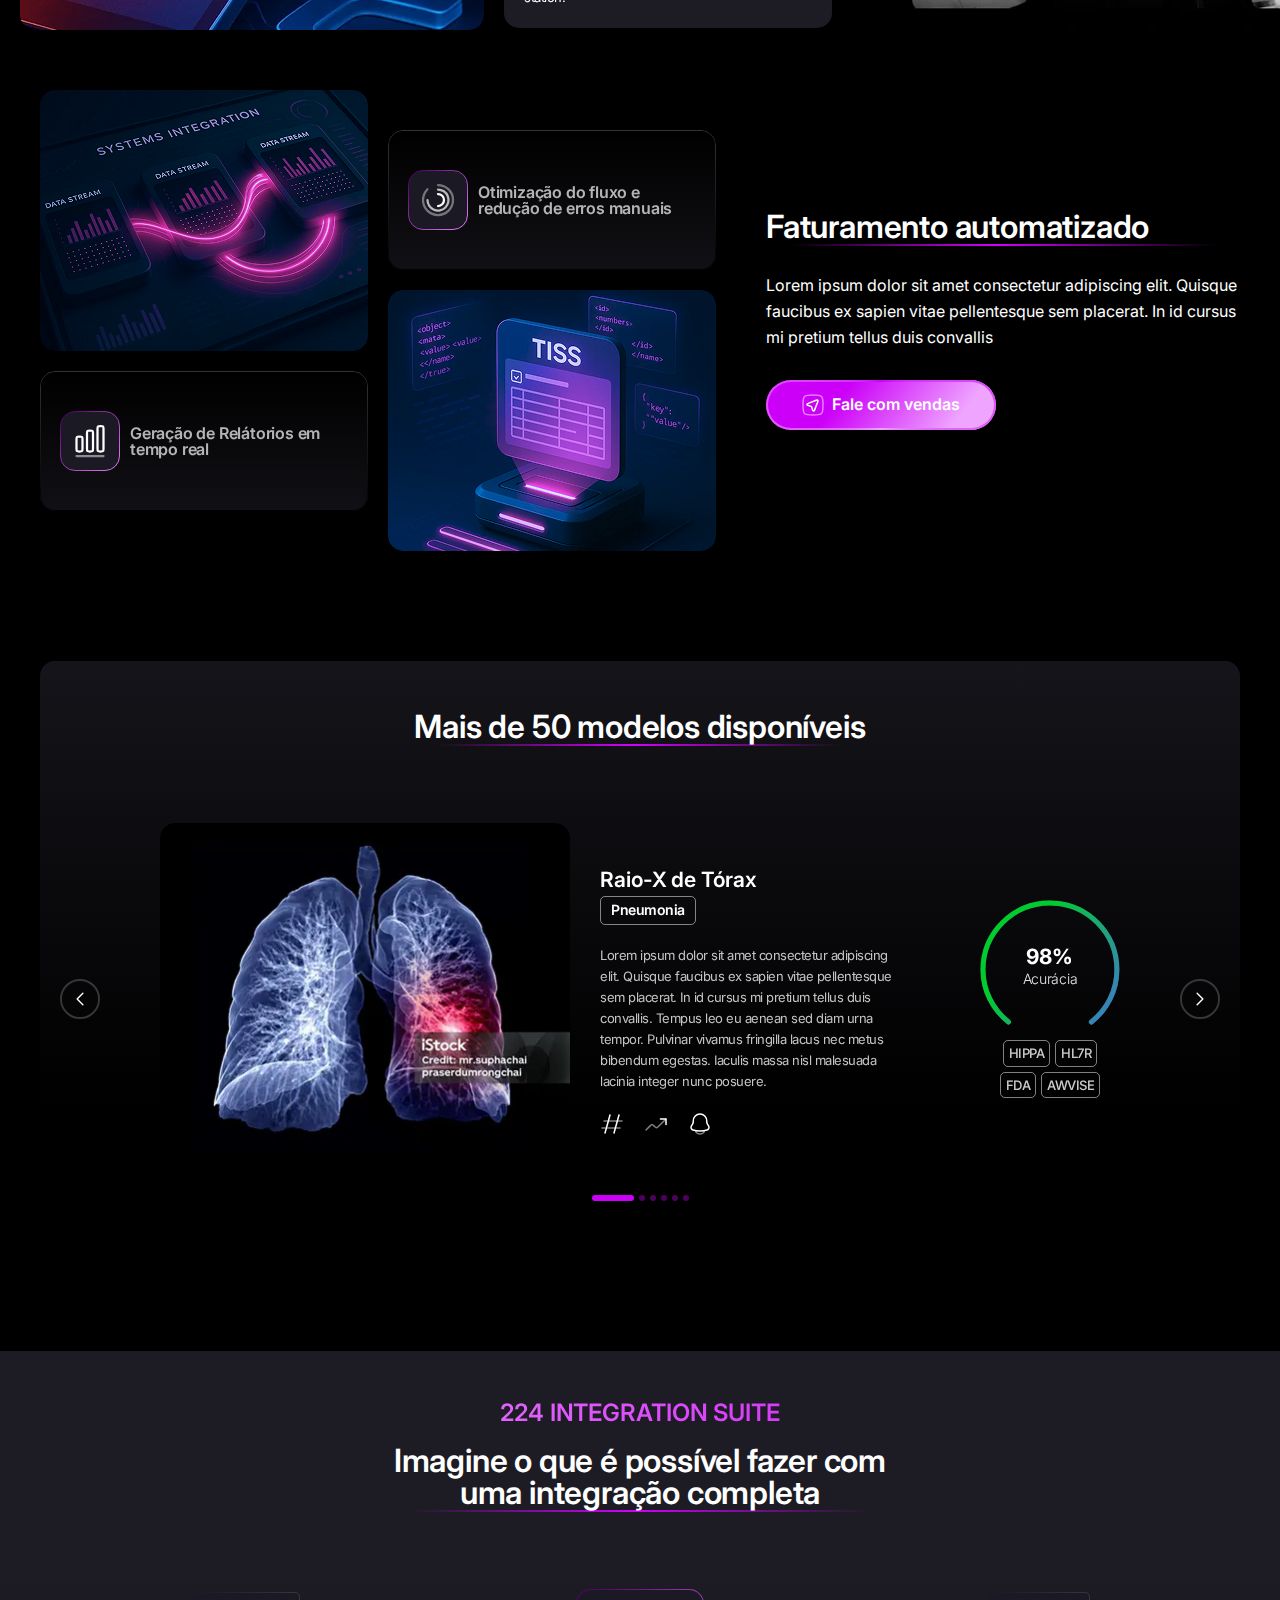
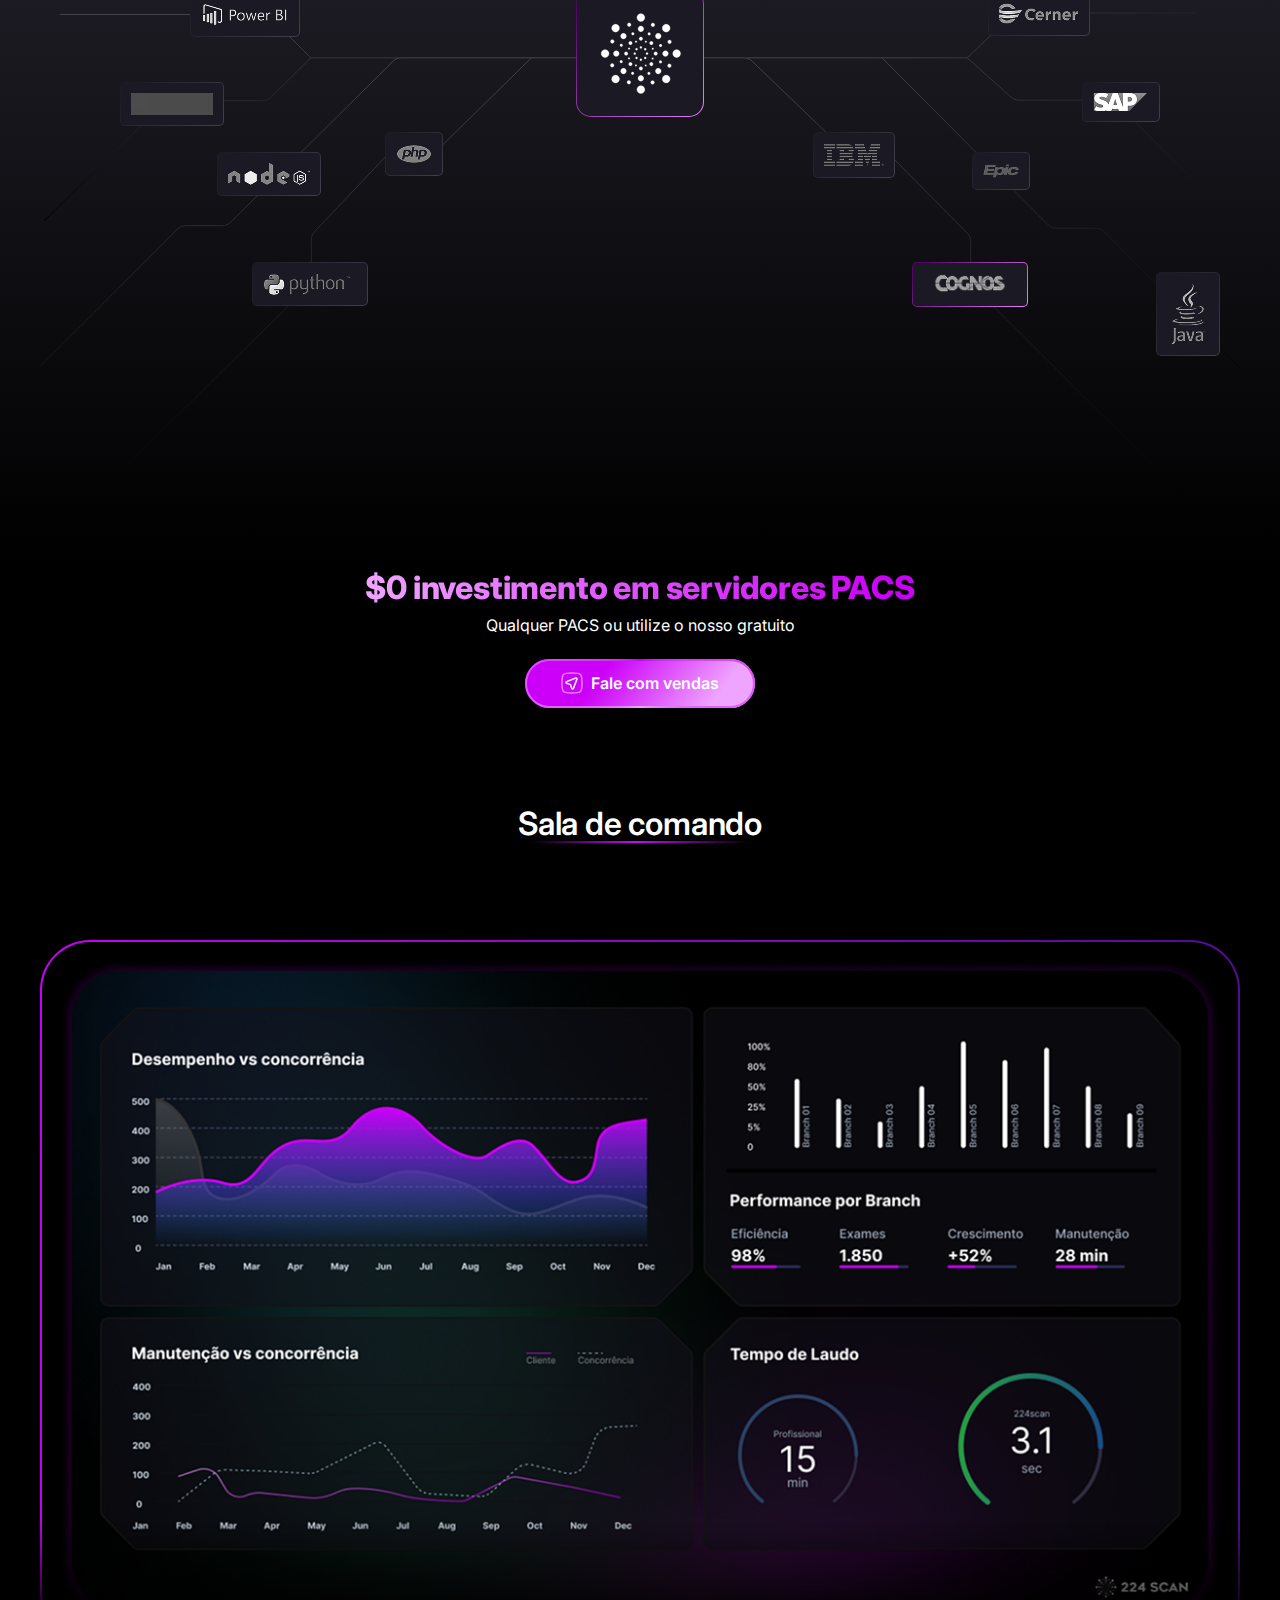
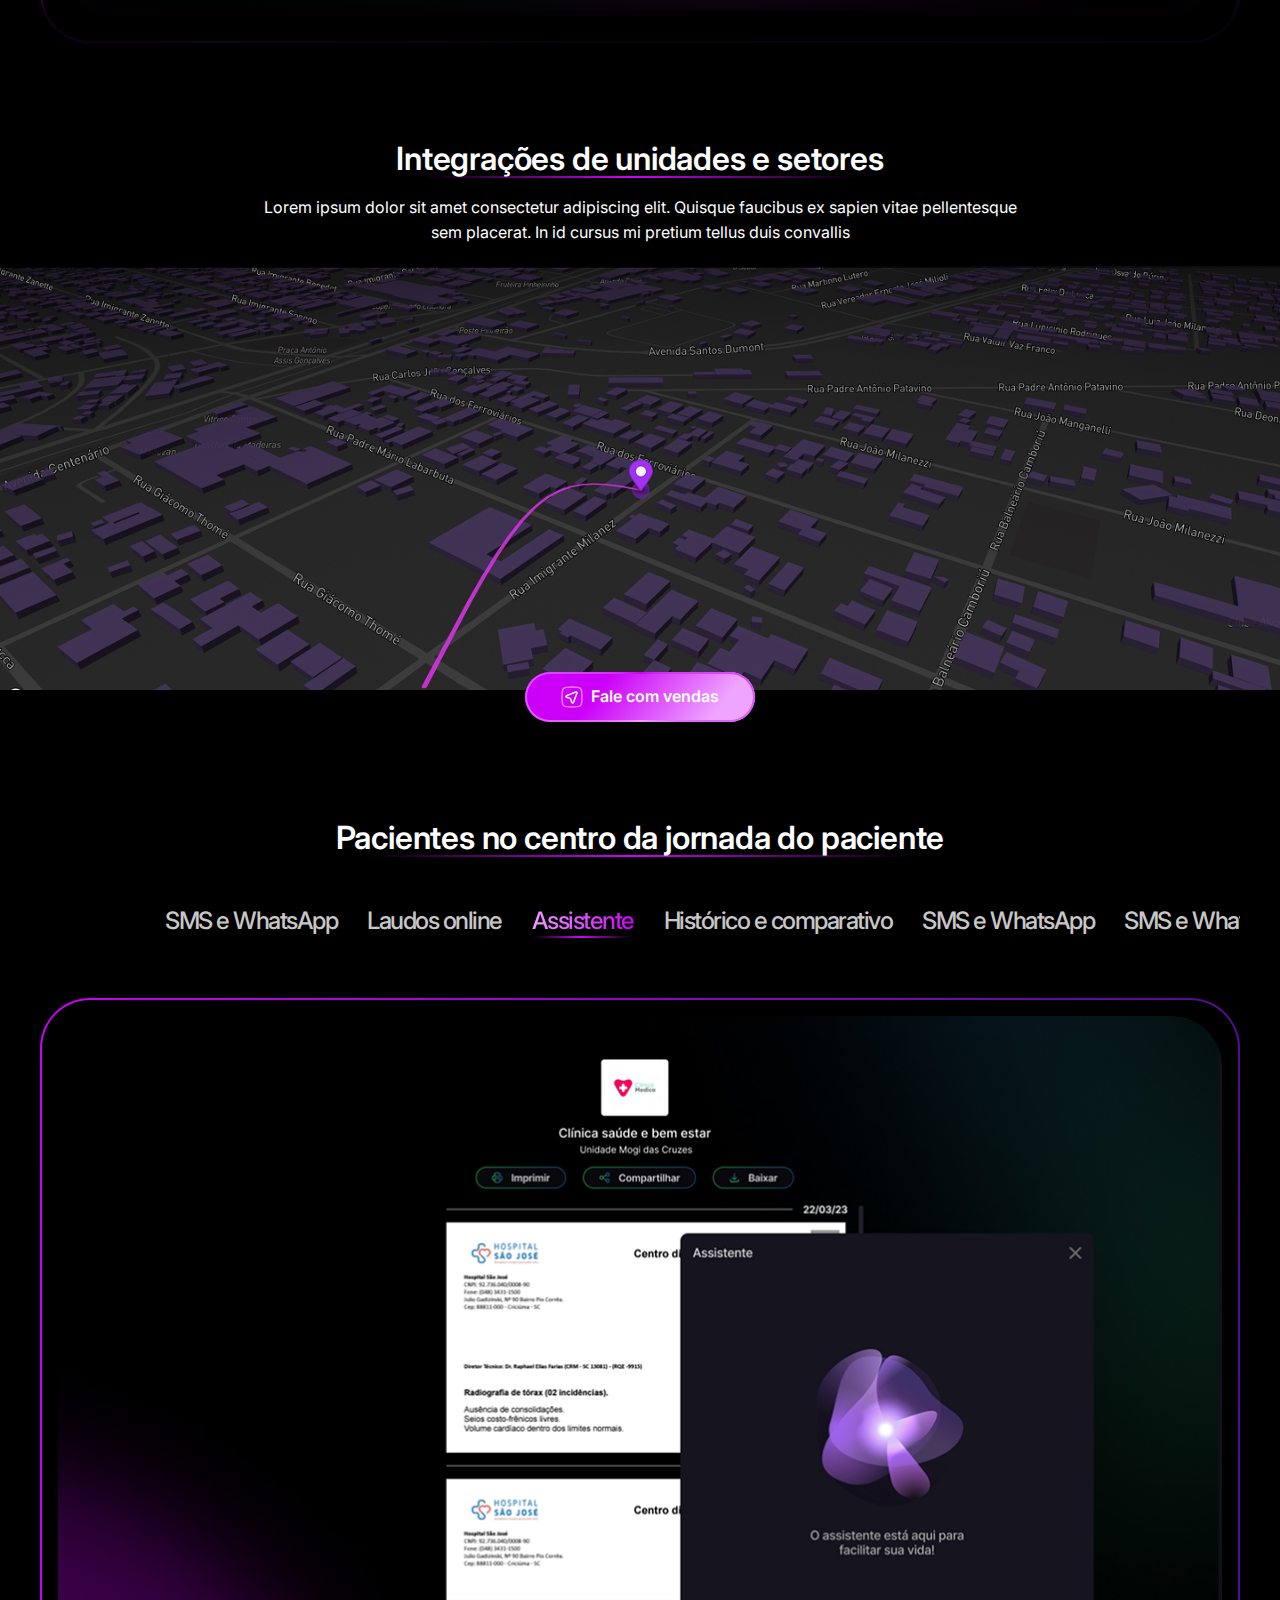
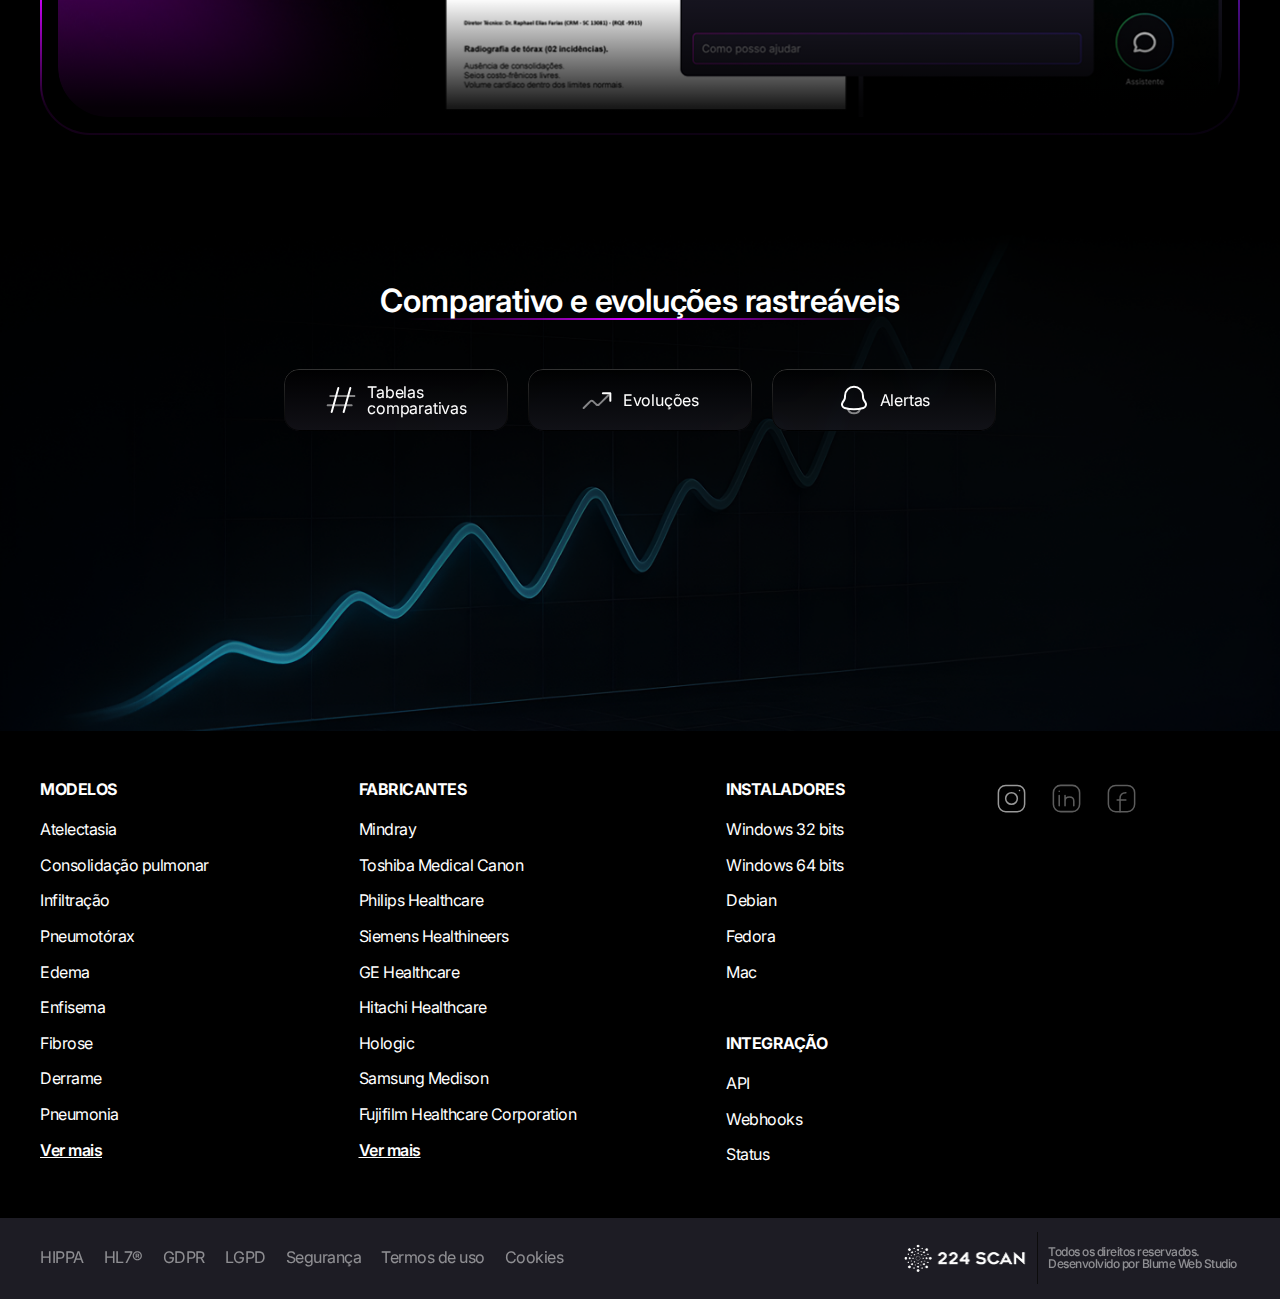
<file: hospitais/index.html>
<!DOCTYPE html>
<html lang="pt-BR">

<head>
    <meta charset="UTF-8" />
    <meta name="viewport" content="width=device-width, initial-scale=1.0">

    <title>Hospitais</title>
    <link rel="preconnect" href="https://fonts.googleapis.com">
    <link rel="preconnect" href="https://fonts.gstatic.com" crossorigin>
    <link
        href="https://fonts.googleapis.com/css2?family=Inter:ital,opsz,wght@0,14..32,100..900;1,14..32,100..900&display=swap"
        rel="stylesheet">
    <link rel="stylesheet" href="../assets/css/style.css" />
</head>

<body>
    <header id="header">
        <section class="container">
            <div class="header-content">
                <nav class="header-left" aria-label="Navegação principal">
                    <ul class="header-menu">
                        <li>
                            <a href="#">Governos</a>
                        </li>
                        <li>
                            <a href="#">Hospitais</a>
                        </li>
                    </ul>
                </nav>

                <div class="header-center">
                    <a href="/" class="header-logo" aria-label="Página inicial">
                        <img src="../assets/img/logo-header.webp" alt="Logo 224 SCAN">
                    </a>
                </div>

                <div class="header-right">
                    <a href="#" class="btn" aria-label="Entrar na sua conta">
                        <img src="../assets/icons/seta-direita.svg" alt="" aria-hidden="true">
                        <span>Entrar</span>
                        <span class="shine"></span>
                    </a>
                </div>

                <button class="menu-toggle" aria-label="Abrir menu" aria-expanded="false">
                    <span></span>
                    <span></span>
                    <span></span>
                </button>
            </div>
        </section>
    </header>

    <main id="pg-hosp">
        <section class="section-intro intro">
            <div class="intro-content">
                <p class="subtitle">hospitais</p>
                <h1 class="title-intro decorative-underline-gradient">Unidades integradas e faturamento automatizado
                </h1>
                <a href="#" class="btn" aria-label="Falar com vendas">
                    <img src="../assets/icons/flecha-vendas.svg" alt="" aria-hidden="true">
                    <span>Fale com vendas</span>
                    <span class="shine"></span>
                </a>
            </div>
        </section>

        <section class="section-visual">
            <div class="visual-infos">
                <p class="subtitle">Direto do BHR</p>
                <p class="text">Lorem ipsum dolor sit amet consectetur adipiscing elit. Quisque faucibus ex sapien vitae
                    pellentesque
                    sem placerat. In id cursus mi pretium tellus duis convallis</p>
            </div>

            <div class="carousel-visual  carousel-visual--half">
                <div class="carousel-wrapper">
                    <div class="carousel-buttons">
                        <button class="carousel-arrow prev" aria-label="Slide anterior">
                            <img src="/assets/icons/arrow-carrossel-esquerda.svg" alt="Seta esquerda">
                        </button>
                        <button class="carousel-arrow next" aria-label="Próximo slide">
                            <img src="/assets/icons/arrow-carrossel-direita.svg" alt="Seta direita">
                        </button>
                    </div>

                    <div class="carousel-list">

                        <div class="carousel-item">
                            <div class="carousel-img">
                                <img src="/assets/img/visual-1.webp" alt="Imagem carrossel">
                            </div>

                            <div class="carousel-text">
                                <p>Epic Systems Corporation is an</br> American privately held healthcare software
                                    company
                                    based in Verona, Wisconsin. According to the company, hospitals that use its
                                    software held medical records of 78% of patients in the United States and over 3% of
                                    patients worldwide in 2022.</br>
                                    Epic was founded in 1979 by Judith R. Faulkner with a $70,000
                                    investment[6] (equivalent to $300,000 in 2024). Originally headquartered in Madison,
                                    Wisconsin, Epic moved its headquarters to a large campus in the suburb of Verona,
                                    Wisconsin in 2005, where it employs 13,000 people as of 2023. The campus has themed
                                    areas/buildings, such as a castle-like structure, a shipwreck-themed building, a
                                    "Wizard Campus" that appears to be inspired by J.K. Rowling's Harry Potter, and a
                                    dining facility designed to mimic London King's Cross railway station.</p>
                            </div>
                        </div>

                        <div class="carousel-item">
                            <div class="carousel-img">
                                <img src="/assets/img/visual-2.webp" alt="Imagem carrossel">
                            </div>

                            <div class="carousel-text">
                                <p>Epic Systems Corporation is an</br> American privately held healthcare software
                                    company
                                    based in Verona, Wisconsin. According to the company, hospitals that use its
                                    software held medical records of 78% of patients in the United States and over 3% of
                                    patients worldwide in 2022.</br>
                                    Epic was founded in 1979 by Judith R. Faulkner with a $70,000
                                    investment[6] (equivalent to $300,000 in 2024). Originally headquartered in Madison,
                                    Wisconsin, Epic moved its headquarters to a large campus in the suburb of Verona,
                                    Wisconsin in 2005, where it employs 13,000 people as of 2023. The campus has themed
                                    areas/buildings, such as a castle-like structure, a shipwreck-themed building, a
                                    "Wizard Campus" that appears to be inspired by J.K. Rowling's Harry Potter, and a
                                    dining facility designed to mimic London King's Cross railway station.</p>
                            </div>
                        </div>

                        <div class="carousel-item">
                            <div class="carousel-img">
                                <img src="/assets/img/visual-1.webp" alt="Imagem carrossel">
                            </div>

                            <div class="carousel-text">
                                <p>Epic Systems Corporation is an</br> American privately held healthcare software
                                    company
                                    based in Verona, Wisconsin. According to the company, hospitals that use its
                                    software held medical records of 78% of patients in the United States and over 3% of
                                    patients worldwide in 2022.</br>
                                    Epic was founded in 1979 by Judith R. Faulkner with a $70,000
                                    investment[6] (equivalent to $300,000 in 2024). Originally headquartered in Madison,
                                    Wisconsin, Epic moved its headquarters to a large campus in the suburb of Verona,
                                    Wisconsin in 2005, where it employs 13,000 people as of 2023. The campus has themed
                                    areas/buildings, such as a castle-like structure, a shipwreck-themed building, a
                                    "Wizard Campus" that appears to be inspired by J.K. Rowling's Harry Potter, and a
                                    dining facility designed to mimic London King's Cross railway station.</p>
                            </div>
                        </div>
                    </div>
                </div>
            </div>
        </section>

        <section class="section-billing">
            <div class="container">
                <div class="billing-content">
                    <div class="billing-grid">
                        <div class="billing-column">
                            <div class="billing-img">
                                <img src="/assets/img/faturamento-1.webp" alt="Faturamento">
                            </div>
                            <div class="billing-text">
                                <img src="/assets/icons/faturamento-1.svg" alt="Faturamento">
                                <p>Geração de Relátorios em tempo real</p>
                            </div>
                        </div>

                        <div class="billing-column">
                            <div class="billing-text">
                                <img src="/assets/icons/faturamento-2.svg" alt="Faturamento">
                                <p>Otimização do fluxo e redução de erros manuais</p>
                            </div>
                            <div class="billing-img">
                                <img src="/assets/img/faturamento-2.webp" alt="Faturamento">
                            </div>
                        </div>
                    </div>

                    <div class="billing-infos">
                        <h2 class="title-section decorative-underline-gradient">Faturamento automatizado</h2>
                        <p>Lorem ipsum dolor sit amet consectetur adipiscing elit. Quisque faucibus ex sapien vitae
                            pellentesque sem placerat. In id cursus mi pretium tellus duis convallis</p>
                        <a href="#" class="btn" aria-label="Falar com vendas">
                            <img src="../assets/icons/flecha-vendas.svg" alt="" aria-hidden="true">
                            <span>Fale com vendas</span>
                            <span class="shine"></span>
                        </a>
                    </div>
                </div>
            </div>
        </section>

        <section class="carousel-models">
            <div class="container">
                <div class="carousel-content">
                    <div style="text-align: center;">
                        <h2 class="title-section decorative-underline-gradient">Mais de 50 modelos disponíveis</h2>
                    </div>

                    <div class="carousel-wrapper">
                        <button class="carousel-arrow prev" aria-label="Slide anterior">
                            <img src="/assets/icons/arrow-carrossel-esquerda.svg" alt="Seta esquerda">
                        </button>
                        <button class="carousel-arrow next" aria-label="Próximo slide">
                            <img src="/assets/icons/arrow-carrossel-direita.svg" alt="Seta direita">
                        </button>

                        <div class="carousel-list">

                            <div class="carousel-item">
                                <div class="carousel-img">
                                    <img src="/assets/img/carrossel-raio-x.webp" alt="Raio-X de Tórax">
                                </div>

                                <div class="carousel-infos">
                                    <h3>Raio-X de Tórax</h3>
                                    <h4>Pneumonia</h4>
                                    <p>Lorem ipsum dolor sit amet consectetur adipiscing elit. Quisque faucibus ex
                                        sapien
                                        vitae pellentesque sem placerat. In id cursus mi pretium tellus duis convallis.
                                        Tempus leo eu aenean sed diam urna tempor. Pulvinar vivamus fringilla lacus nec
                                        metus bibendum egestas. Iaculis massa nisl malesuada lacinia integer nunc
                                        posuere.
                                    </p>

                                    <div class="carousel-icons">
                                        <img src="/assets/icons/hashtag.svg" alt="Hashtag">
                                        <img src="/assets/icons/up.svg" alt="Up">
                                        <img src="/assets/icons/sino.svg" alt="Sino">
                                    </div>
                                </div>

                                <div class="carousel-results">
                                    <div class="item-percentage">
                                        <p>98% <span>Acurácia</span></p>
                                        <svg width="140" height="125" viewBox="0 0 140 125" fill="none"
                                            xmlns="http://www.w3.org/2000/svg">

                                            <path
                                                d="M28.5 122C12.9689 109.794 3 90.882 3 69.6515C3 32.8409 32.9689 3 69.9375 3C106.906 3 136.875 32.8409 136.875 69.6515C136.875 90.882 126.906 109.794 111.375 122"
                                                stroke="#373737" stroke-width="5" stroke-linecap="round" />

                                            <path class="progress-path" data-percent="98"
                                                d="M28.5 122C12.9689 109.794 3 90.882 3 69.6515C3 32.8409 32.9689 3 69.9375 3C106.906 3 136.875 32.8409 136.875 69.6515C136.875 90.882 126.906 109.794 111.375 122"
                                                stroke="url(#paint0_linear_154_680)" stroke-width="5"
                                                stroke-linecap="round" />

                                            <defs>
                                                <linearGradient id="paint0_linear_154_680" x1="17.875" y1="76.7552"
                                                    x2="149.891" y2="169.104" gradientUnits="userSpaceOnUse">
                                                    <stop stop-color="#00CD2D" />
                                                    <stop offset="1" stop-color="#5060FF" />
                                                </linearGradient>
                                            </defs>
                                        </svg>
                                    </div>

                                    <div class="carousel-text">
                                        <p>HIPPA</p>
                                        <p>HL7R</p>
                                        <p>FDA</p>
                                        <p>AWVISE</p>
                                    </div>
                                </div>
                            </div>

                            <div class="carousel-item">
                                <div class="carousel-img">
                                    <img src="/assets/img/carrossel-raio-x.webp" alt="Raio-X de Tórax">
                                </div>

                                <div class="carousel-infos">
                                    <h3>Raio-X de Tórax</h3>
                                    <h4>Pneumonia</h4>
                                    <p>Lorem ipsum dolor sit amet consectetur adipiscing elit. Quisque faucibus ex
                                        sapien
                                        vitae pellentesque sem placerat. In id cursus mi pretium tellus duis convallis.
                                        Tempus leo eu aenean sed diam urna tempor. Pulvinar vivamus fringilla lacus nec
                                        metus bibendum egestas. Iaculis massa nisl malesuada lacinia integer nunc
                                        posuere.
                                    </p>

                                    <div class="carousel-icons">
                                        <img src="/assets/icons/hashtag.svg" alt="Hashtag">
                                        <img src="/assets/icons/up.svg" alt="Up">
                                        <img src="/assets/icons/sino.svg" alt="Sino">
                                    </div>
                                </div>

                                <div class="carousel-results">
                                    <div class="item-percentage">
                                        <p>98% <span>Acurácia</span></p>
                                        <svg width="140" height="125" viewBox="0 0 140 125" fill="none"
                                            xmlns="http://www.w3.org/2000/svg">

                                            <path
                                                d="M28.5 122C12.9689 109.794 3 90.882 3 69.6515C3 32.8409 32.9689 3 69.9375 3C106.906 3 136.875 32.8409 136.875 69.6515C136.875 90.882 126.906 109.794 111.375 122"
                                                stroke="#373737" stroke-width="5" stroke-linecap="round" />

                                            <path class="progress-path" data-percent="98"
                                                d="M28.5 122C12.9689 109.794 3 90.882 3 69.6515C3 32.8409 32.9689 3 69.9375 3C106.906 3 136.875 32.8409 136.875 69.6515C136.875 90.882 126.906 109.794 111.375 122"
                                                stroke="url(#paint0_linear_154_680)" stroke-width="5"
                                                stroke-linecap="round" />

                                            <defs>
                                                <linearGradient id="paint0_linear_154_680" x1="17.875" y1="76.7552"
                                                    x2="149.891" y2="169.104" gradientUnits="userSpaceOnUse">
                                                    <stop stop-color="#00CD2D" />
                                                    <stop offset="1" stop-color="#5060FF" />
                                                </linearGradient>
                                            </defs>
                                        </svg>
                                    </div>

                                    <div class="carousel-text">
                                        <p>HIPPA</p>
                                        <p>HL7R</p>
                                        <p>FDA</p>
                                        <p>AWVISE</p>
                                    </div>
                                </div>
                            </div>

                            <div class="carousel-item">
                                <div class="carousel-img">
                                    <img src="/assets/img/carrossel-raio-x.webp" alt="Raio-X de Tórax">
                                </div>

                                <div class="carousel-infos">
                                    <h3>Raio-X de Tórax</h3>
                                    <h4>Pneumonia</h4>
                                    <p>Lorem ipsum dolor sit amet consectetur adipiscing elit. Quisque faucibus ex
                                        sapien
                                        vitae pellentesque sem placerat. In id cursus mi pretium tellus duis convallis.
                                        Tempus leo eu aenean sed diam urna tempor. Pulvinar vivamus fringilla lacus nec
                                        metus bibendum egestas. Iaculis massa nisl malesuada lacinia integer nunc
                                        posuere.
                                    </p>

                                    <div class="carousel-icons">
                                        <img src="/assets/icons/hashtag.svg" alt="Hashtag">
                                        <img src="/assets/icons/up.svg" alt="Up">
                                        <img src="/assets/icons/sino.svg" alt="Sino">
                                    </div>
                                </div>

                                <div class="carousel-results">
                                    <div class="item-percentage">
                                        <p>98% <span>Acurácia</span></p>
                                        <svg width="140" height="125" viewBox="0 0 140 125" fill="none"
                                            xmlns="http://www.w3.org/2000/svg">

                                            <path
                                                d="M28.5 122C12.9689 109.794 3 90.882 3 69.6515C3 32.8409 32.9689 3 69.9375 3C106.906 3 136.875 32.8409 136.875 69.6515C136.875 90.882 126.906 109.794 111.375 122"
                                                stroke="#373737" stroke-width="5" stroke-linecap="round" />

                                            <path class="progress-path" data-percent="98"
                                                d="M28.5 122C12.9689 109.794 3 90.882 3 69.6515C3 32.8409 32.9689 3 69.9375 3C106.906 3 136.875 32.8409 136.875 69.6515C136.875 90.882 126.906 109.794 111.375 122"
                                                stroke="url(#paint0_linear_154_680)" stroke-width="5"
                                                stroke-linecap="round" />

                                            <defs>
                                                <linearGradient id="paint0_linear_154_680" x1="17.875" y1="76.7552"
                                                    x2="149.891" y2="169.104" gradientUnits="userSpaceOnUse">
                                                    <stop stop-color="#00CD2D" />
                                                    <stop offset="1" stop-color="#5060FF" />
                                                </linearGradient>
                                            </defs>
                                        </svg>
                                    </div>

                                    <div class="carousel-text">
                                        <p>HIPPA</p>
                                        <p>HL7R</p>
                                        <p>FDA</p>
                                        <p>AWVISE</p>
                                    </div>
                                </div>
                            </div>
                        </div>
                    </div>

                    <div class="carousel-dots"></div>
                </div>
            </div>
        </section>

        <section class="section-integration">
            <div class="container">
                <div class="integration-content">
                    <p class="subtitle">224 integration suite</p>
                    <div style="text-align: center;">
                        <h2 class="title-section decorative-underline-gradient">Imagine o que é possível fazer com uma
                            integração completa</h2>
                    </div>

                    <div class="integration-btns">
                        <div class="icon-center btn-purple">
                            <img src="/assets/img/mapa-centro.webp" alt="Logo centro">
                        </div>

                        <a href="#" class="btn-item">
                            <img src="/assets/img/btn-10.webp" alt="Logo">
                        </a>

                        <a href="#" class="btn-item">
                            <img src="/assets/img/btn-11.webp" alt="Logo">
                        </a>

                        <a href="#" class="btn-item">
                            <img src="/assets/img/btn-5.webp" alt="Logo">
                        </a>

                        <a href="#" class="btn-item">
                            <img src="/assets/img/btn-6.webp" alt="Logo">
                        </a>

                        <a href="#" class="btn-item">
                            <img src="/assets/img/btn-1.webp" alt="Logo">
                        </a>

                        <a href="#" class="btn-item">
                            <img src="/assets/img/btn-9.webp" alt="Logo">
                        </a>

                        <a href="#" class="btn-item">
                            <img src="/assets/img/btn-3.webp" alt="Logo">
                        </a>

                        <a href="#" class="btn-item">
                            <img src="/assets/img/btn-4.webp" alt="Logo">
                        </a>

                        <a href="#" class="btn-item">
                            <img src="/assets/img/btn-2.webp" alt="Logo">
                        </a>

                        <a href="#" class="btn-item btn-purple">
                            <img src="/assets/img/btn-8.webp" alt="Logo">
                        </a>

                        <a href="#" class="btn-item">
                            <img src="/assets/img/btn-7.webp" alt="Logo">
                        </a>
                    </div>
                </div>
            </div>
        </section>

        <section class="section-contact">
            <div class="container">
                <div class="contact-content">
                    <h2>$0 investimento em servidores PACS</h2>
                    <p>Qualquer PACS ou utilize o nosso gratuito</p>
                    <a href="#" class="btn" aria-label="Fale com vendas">
                        <img src="../assets/icons/flecha-vendas.svg" alt="" aria-hidden="true">
                        <span>Fale com vendas</span>
                        <span class="shine"></span>
                    </a>
                </div>
            </div>
        </section>

        <section class="section-tabs">
            <div class="container">
                <div style="text-align: center;">
                    <h2 class="title-section decorative-underline-gradient">Sala de comando</h2>
                </div>

                <div class="tabs">
                    <div class="tab-content">
                        <div class="tab-pane active">
                            <div class="tab-img">
                                <img src="/assets/img/sala-comando.webp" alt="Print">
                            </div>
                        </div>
                    </div>
                </div>
            </div>
        </section>

        <section class="section-maps">
            <div class="maps-infos">
                <h2 class="title-section decorative-underline-gradient">Integrações de unidades e setores</h2>
                <p>Lorem ipsum dolor sit amet consectetur adipiscing elit. Quisque faucibus ex sapien vitae
                    pellentesque sem placerat. In id cursus mi pretium tellus duis convallis</p>
            </div>
            <div class="maps-content">
                <img src="/assets/img/maps.webp" alt="Mapa">
            </div>
            <div style="text-align: center;">
                <a href="#" class="btn" aria-label="Fale com vendas">
                    <img src="../assets/icons/flecha-vendas.svg" alt="" aria-hidden="true">
                    <span>Fale com vendas</span>
                    <span class="shine"></span>
                </a>
            </div>
        </section>

        <section class="section-tabs patient">
            <div class="container">
                <div style="text-align: center;">
                    <h2 class="title-section decorative-underline-gradient">Pacientes no centro da jornada do paciente
                    </h2>
                </div>

                <div class="tabs">
                    <div class="tab-buttons tab-slide">
                        <button class="tab-btn" data-tab="tab1">SMS e WhatsApp</button>
                        <button class="tab-btn" data-tab="tab2">Laudos online</button>
                        <button class="tab-btn active" data-tab="tab3">Assistente</button>
                        <button class="tab-btn" data-tab="tab4">Histórico e comparativo</button>
                        <button class="tab-btn" data-tab="tab5">SMS e WhatsApp</button>
                        <button class="tab-btn" data-tab="tab6">SMS e WhatsApp</button>
                        <button class="tab-btn" data-tab="tab7">SMS e WhatsApp</button>
                        <button class="tab-btn" data-tab="tab8">SMS e WhatsApp</button>
                    </div>

                    <div class="tab-content">
                        <div class="tab-pane" id="tab1">Conteúdo da Aba 1</div>
                        <div class="tab-pane" id="tab2">Conteúdo da Aba 2</div>
                        <div class="tab-pane active" id="tab3">
                            <div class="tab-img">
                                <img src="/assets/img/paciente.webp" alt="Print">
                            </div>
                        </div>
                        <div class="tab-pane" id="tab4">Conteúdo da Aba 4</div>
                        <div class="tab-pane" id="tab5">Conteúdo da Aba 5</div>
                        <div class="tab-pane" id="tab6">Conteúdo da Aba 6</div>
                        <div class="tab-pane" id="tab7">Conteúdo da Aba 7</div>
                        <div class="tab-pane" id="tab8">Conteúdo da Aba 8</div>
                    </div>
                </div>
            </div>
        </section>

        <section class="section-evolution">
            <div class="container">
                <div style="text-align: center;">
                    <h2 class="title-section decorative-underline-gradient">Comparativo e evoluções rastreáveis</h2>
                </div>
                <div class="evolution-infos">
                    <div class="evolution-item">
                        <img src="/assets/icons/hashtag.svg" alt="Hashtag">
                        <p>Tabelas comparativas</p>
                    </div>
                    <div class="evolution-item">
                        <img src="/assets/icons/course-up.svg" alt="Course up">
                        <p>Evoluções</p>
                    </div>
                    <div class="evolution-item">
                        <img src="/assets/icons/bell-line.svg" alt="Bell line">
                        <p>Alertas</p>
                    </div>
                </div>
            </div>
        </section>
    </main>

    <footer id="footer">
        <section class="container">
            <div class="footer-content">
                <div aria-labelledby="footer-modelos">
                    <h3 id="footer-modelos">Modelos</h3>
                    <ul>
                        <li>
                            <a href="#">Atelectasia</a>
                        </li>
                        <li>
                            <a href="#">Consolidação pulmonar</a>
                        </li>
                        <li>
                            <a href="#">Infiltração</a>
                        </li>
                        <li>
                            <a href="#">Pneumotórax</a>
                        </li>
                        <li>
                            <a href="#">Edema</a>
                        </li>
                        <li>
                            <a href="#">Enfisema</a>
                        </li>
                        <li>
                            <a href="#">Fibrose</a>
                        </li>
                        <li>
                            <a href="#">Derrame</a>
                        </li>
                        <li>
                            <a href="#">Pneumonia</a>
                        </li>
                        <li>
                            <a href="#" class="load-more">Ver mais</a>
                        </li>
                    </ul>
                </div>
                <div aria-labelledby="footer-fabricantes">
                    <h3 id="footer-fabricantes">Fabricantes</h3>
                    <ul>
                        <li>
                            <a href="#">Mindray</a>
                        </li>
                        <li>
                            <a href="#">Toshiba Medical Canon</a>
                        </li>
                        <li>
                            <a href="#">Philips Healthcare</a>
                        </li>
                        <li>
                            <a href="#">Siemens Healthineers</a>
                        </li>
                        <li>
                            <a href="#">GE Healthcare</a>
                        </li>
                        <li>
                            <a href="#">Hitachi Healthcare</a>
                        </li>
                        <li>
                            <a href="#">Hologic</a>
                        </li>
                        <li>
                            <a href="#">Samsung Medison</a>
                        </li>
                        <li>
                            <a href="#">Fujifilm Healthcare Corporation</a>
                        </li>
                        <li>
                            <a href="#" class="load-more">Ver mais</a>
                        </li>
                    </ul>
                </div>
                <div aria-labelledby="footer-instaladores">
                    <h3 id="footer-instaladores">Instaladores</h3>
                    <ul>
                        <li>
                            <a href="#">Windows 32 bits</a>
                        </li>
                        <li>
                            <a href="#">Windows 64 bits</a>
                        </li>
                        <li>
                            <a href="#">Debian</a>
                        </li>
                        <li>
                            <a href="#">Fedora</a>
                        </li>
                        <li>
                            <a href="#">Mac</a>
                        </li>
                    </ul>

                    <h3 id="footer-integracao">Integração</h3>
                    <ul>
                        <li>
                            <a href="#">API</a>
                        </li>
                        <li>
                            <a href="#">Webhooks</a>
                        </li>
                        <li>
                            <a href="#">Status</a>
                        </li>
                    </ul>
                </div>
                <div class="social-links" aria-label="Redes sociais">
                    <a href="#">
                        <img src="../assets/icons/icone-instagram.svg" alt="Logo Instagram">
                    </a>
                    <a href="#">
                        <img src="../assets/icons/icone-linkedin.svg" alt="Logo LinkedIn">
                    </a>
                    <a href="#">
                        <img src="../assets/icons/icone-facebook.svg" alt="Logo Facebook">
                    </a>
                </div>
            </div>
        </section>

        <section class="footer-bottom">
            <div class="container">
                <div class="footer-infos">
                    <ul>
                        <li>
                            <a href="#">HIPPA</a>
                        </li>
                        <li>
                            <a href="#">HL7®</a>
                        </li>
                        <li>
                            <a href="#">GDPR</a>
                        </li>
                        <li>
                            <a href="#">LGPD</a>
                        </li>
                        <li>
                            <a href="#">Segurança</a>
                        </li>
                        <li>
                            <a href="#">Termos de uso</a>
                        </li>
                        <li>
                            <a href="#">Cookies</a>
                        </li>
                    </ul>

                    <div class="footer-branding">
                        <a href="/" class="footer-logo" aria-label="Página inicial">
                            <img src="../assets/img/logo-footer.webp" alt="Logo 224 SCAN">
                        </a>
                        <p>Todos os direitos reservados.
                            Desenvolvido por <a href="#">Blume Web Studio</a></p>
                    </div>
                </div>
            </div>
        </section>
    </footer>

    <script src="../assets/js/script.js"></script>
</body>

</html>
</file>
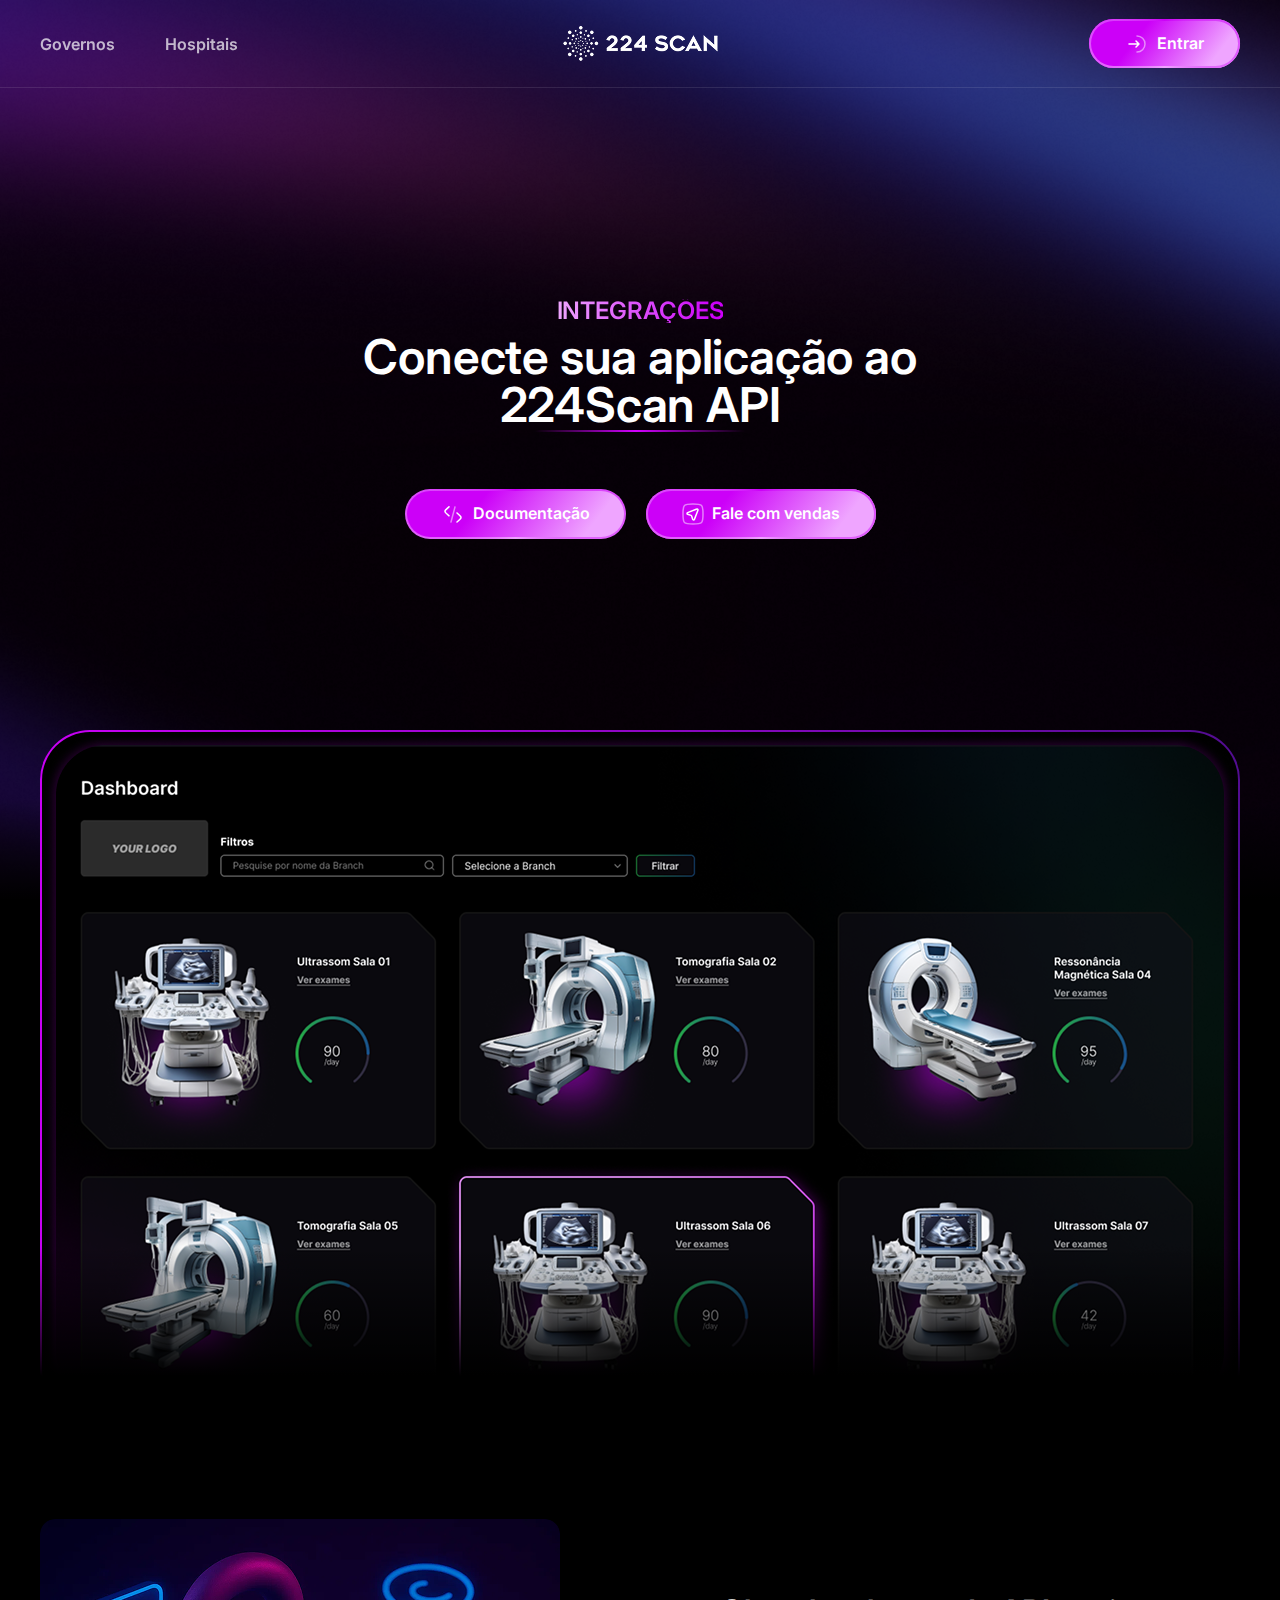
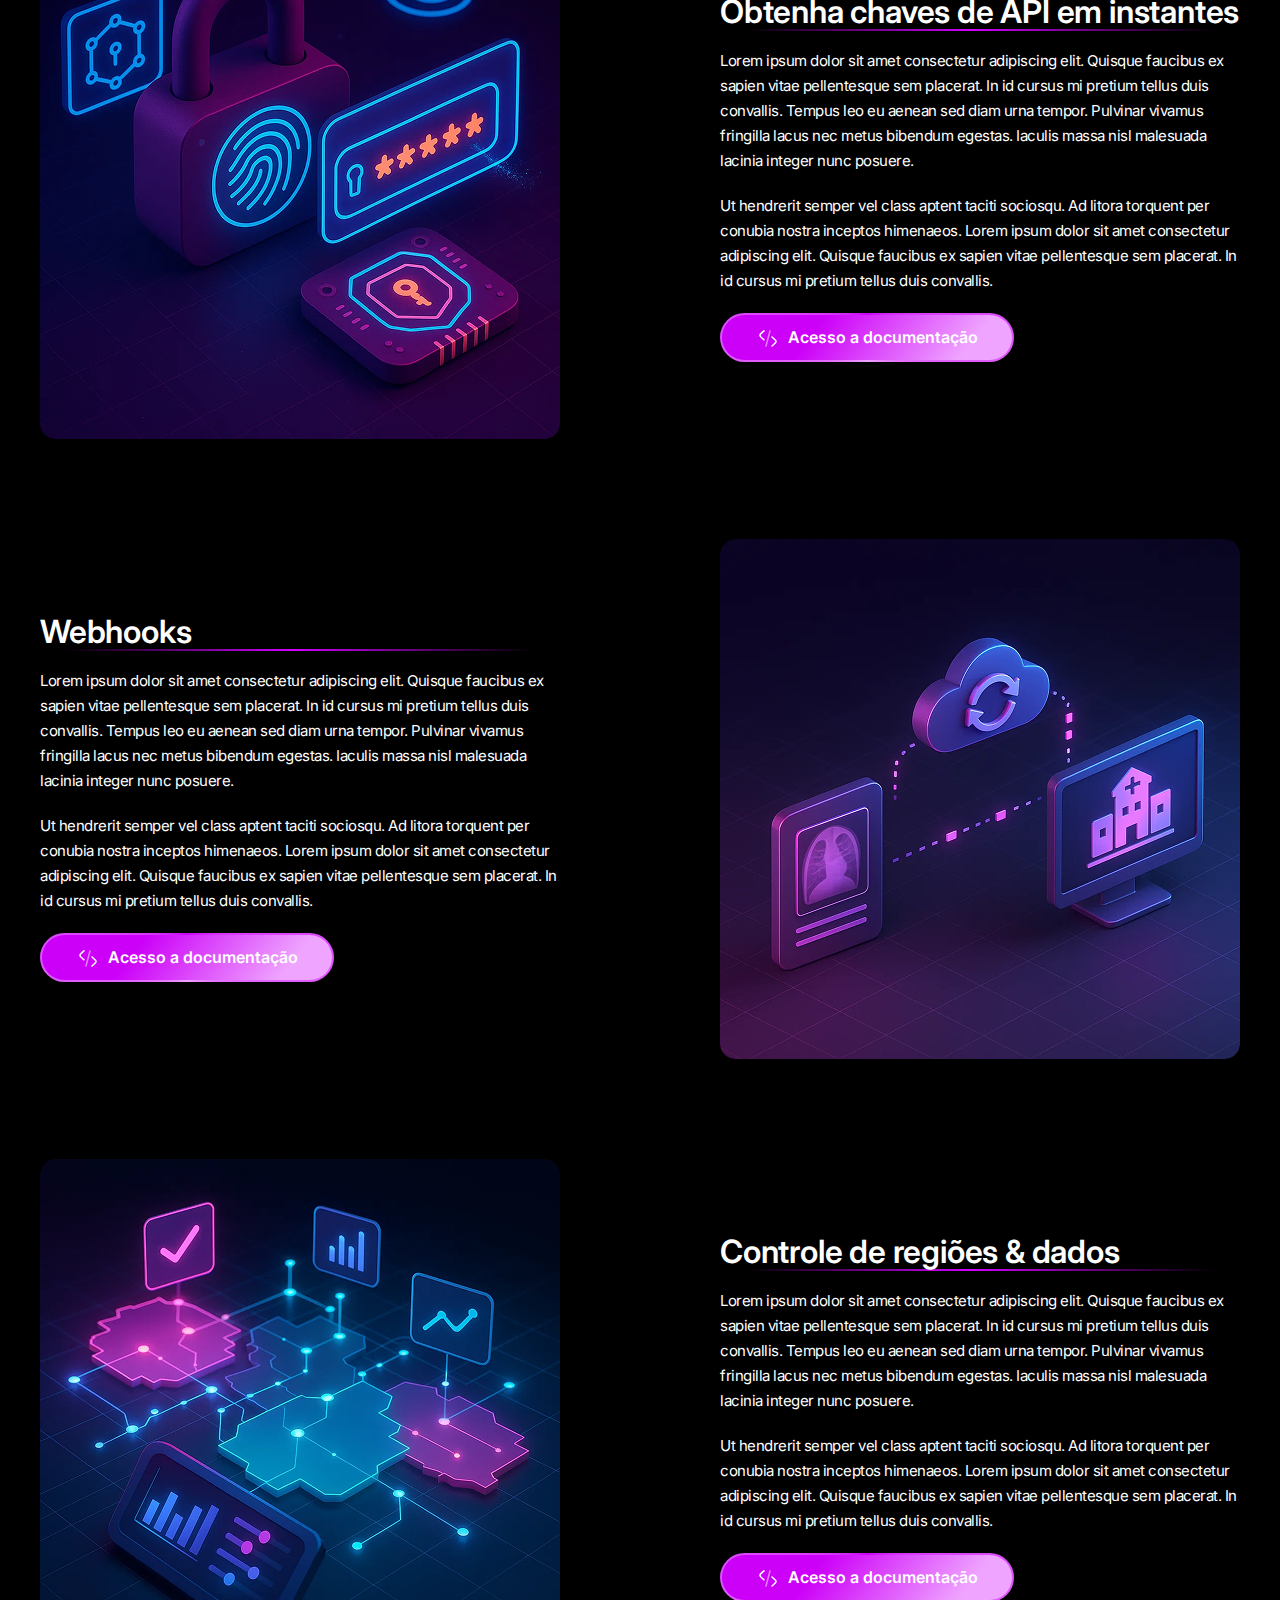
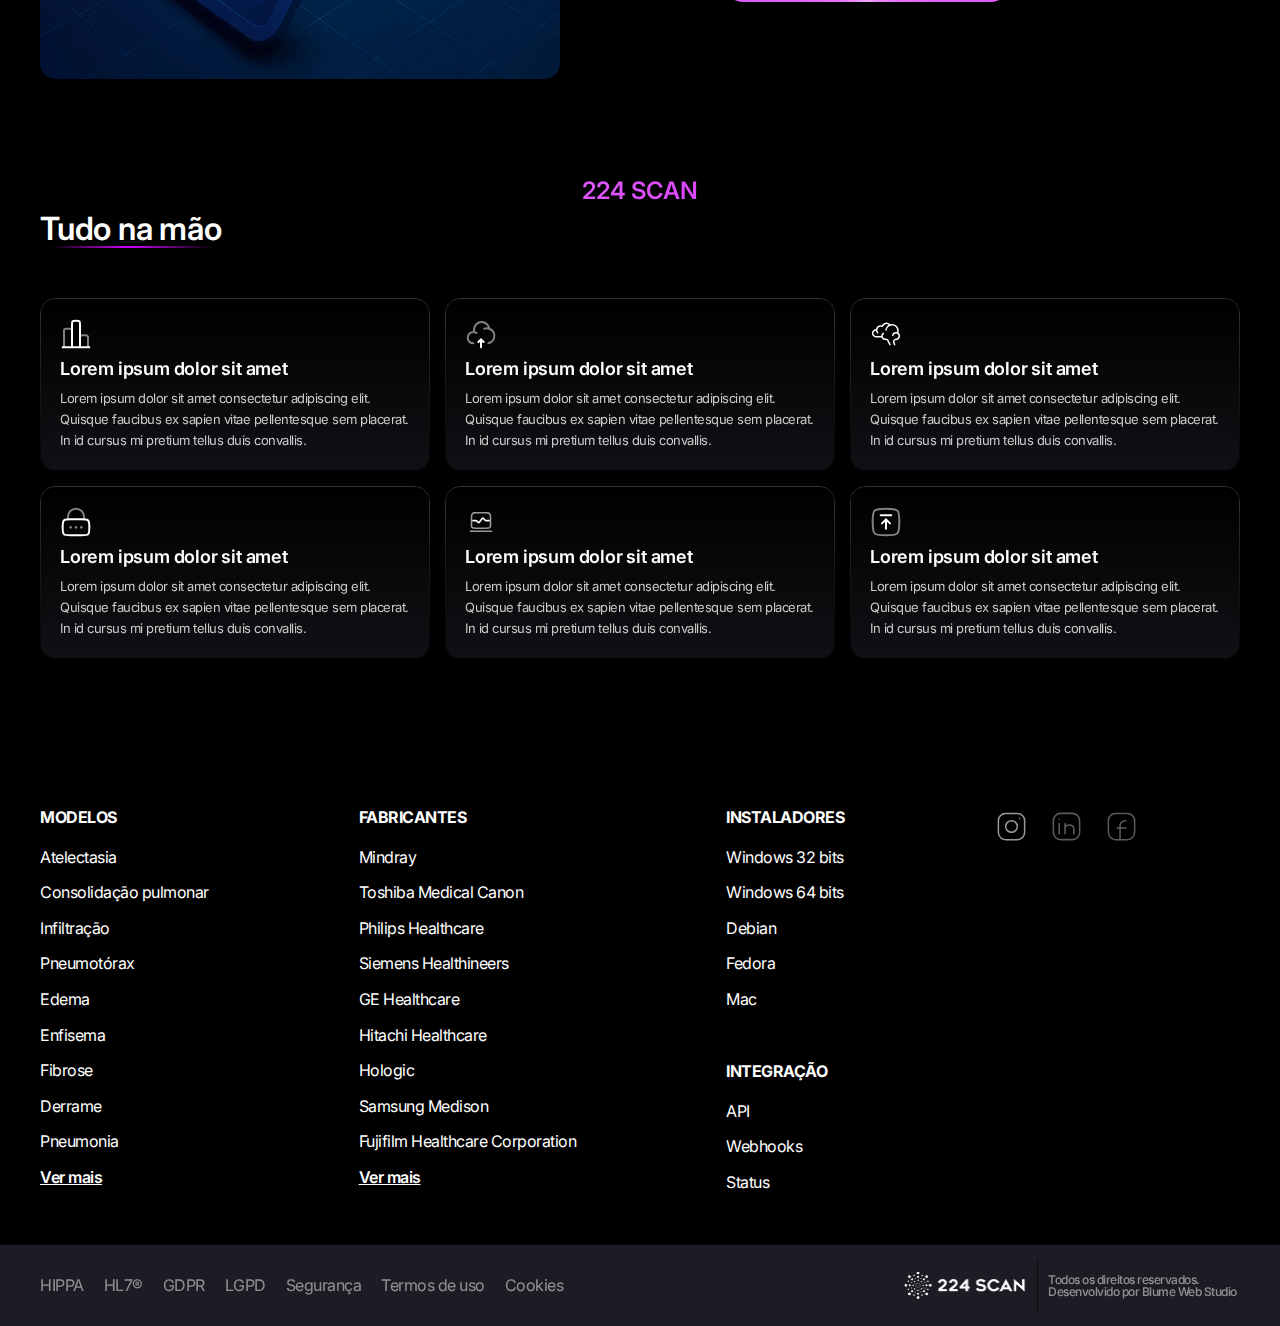
<file: integracoes/index.html>
<!DOCTYPE html>
<html lang="pt-BR">

<head>
    <meta charset="UTF-8" />
    <title>Início</title>
    <link rel="preconnect" href="https://fonts.googleapis.com">
    <link rel="preconnect" href="https://fonts.gstatic.com" crossorigin>
    <link
        href="https://fonts.googleapis.com/css2?family=Inter:ital,opsz,wght@0,14..32,100..900;1,14..32,100..900&display=swap"
        rel="stylesheet">
    <link rel="stylesheet" href="../assets/css/style.css" />
</head>

<body>
    <header id="header">
        <section class="container">
            <div class="header-content">
                <nav class="header-left" aria-label="Navegação principal">
                    <ul class="header-menu">
                        <li>
                            <a href="#">Governos</a>
                        </li>
                        <li>
                            <a href="#">Hospitais</a>
                        </li>
                    </ul>
                </nav>

                <div class="header-center">
                    <a href="/" class="header-logo" aria-label="Página inicial">
                        <img src="../assets/img/logo-header.webp" alt="Logo 224 SCAN">
                    </a>
                </div>

                <div class="header-right">
                    <a href="#" class="btn" aria-label="Entrar na sua conta">
                        <img src="../assets/icons/seta-direita.svg" alt="" aria-hidden="true">
                        Entrar
                    </a>
                </div>
            </div>
            </s>
    </header>

    <main id="pg-static">
        <section class="section-intro intro">
            <div class="intro-content">
                <p class="subtitle">integrações</p>
                <h1 class="title-intro decorative-underline-gradient">Conecte sua aplicação ao 224Scan API</h1>

                <div class="intro-btns">
                    <a href="#" class="btn first" aria-label="Falar com vendas">
                        <img src="../assets/icons/code.svg" alt="" aria-hidden="true">
                        Documentação
                    </a>

                    <a href="#" class="btn" aria-label="Falar com vendas">
                        <img src="../assets/icons/flecha-vendas.svg" alt="" aria-hidden="true">
                        Fale com vendas
                    </a>
                </div>
            </div>
        </section>

        <section class="section-top">
            <div class="container">
                <div class="top-img">
                    <img src="/assets/img/integracoes.webp" alt="Integraçoes">
                </div>
            </div>
        </section>

        <section class="section-split mb">
            <div class="container">
                <div class="split-content">
                    <div class="split-img">
                        <img src="/assets/img/chaves-api.webp" alt="Imagem de descrição">
                    </div>

                    <div class="split-infos">
                        <h2 class="title-section decorative-underline-gradient">Obtenha chaves de API em instantes</h2>

                        <p>Lorem ipsum dolor sit amet consectetur adipiscing elit. Quisque faucibus ex sapien vitae
                            pellentesque sem placerat. In id cursus mi pretium tellus duis convallis. Tempus leo eu
                            aenean sed diam urna tempor. Pulvinar vivamus fringilla lacus nec metus bibendum egestas.
                            Iaculis massa nisl malesuada lacinia integer nunc posuere.</p>

                        <p>Ut hendrerit semper vel class aptent taciti sociosqu. Ad litora torquent per conubia nostra
                            inceptos himenaeos.
                            Lorem ipsum dolor sit amet consectetur adipiscing elit. Quisque faucibus ex sapien vitae
                            pellentesque sem placerat. In id cursus mi pretium tellus duis convallis.</p>

                        <a href="#" class="btn" aria-label="Falar com vendas">
                            <img src="../assets/icons/code.svg" alt="" aria-hidden="true">
                            Acesso a documentação
                        </a>
                    </div>
                </div>
            </div>
        </section>

        <section class="section-split mb">
            <div class="container">
                <div class="split-content">
                    <div class="split-infos">
                        <h2 class="title-section decorative-underline-gradient">Webhooks</h2>

                        <p>Lorem ipsum dolor sit amet consectetur adipiscing elit. Quisque faucibus ex sapien vitae
                            pellentesque sem placerat. In id cursus mi pretium tellus duis convallis. Tempus leo eu
                            aenean sed diam urna tempor. Pulvinar vivamus fringilla lacus nec metus bibendum egestas.
                            Iaculis massa nisl malesuada lacinia integer nunc posuere.</p>

                        <p>Ut hendrerit semper vel class aptent taciti sociosqu. Ad litora torquent per conubia nostra
                            inceptos himenaeos.
                            Lorem ipsum dolor sit amet consectetur adipiscing elit. Quisque faucibus ex sapien vitae
                            pellentesque sem placerat. In id cursus mi pretium tellus duis convallis.</p>

                        <a href="#" class="btn" aria-label="Falar com vendas">
                            <img src="../assets/icons/code.svg" alt="" aria-hidden="true">
                            Acesso a documentação
                        </a>
                    </div>

                    <div class="split-img">
                        <img src="/assets/img/webhooks.webp" alt="Imagem de descrição">
                    </div>
                </div>
            </div>
        </section>

        <section class="section-split">
            <div class="container">
                <div class="split-content">
                    <div class="split-img">
                        <img src="/assets/img/dados.webp" alt="Imagem de descrição">
                    </div>

                    <div class="split-infos">
                        <h2 class="title-section decorative-underline-gradient">Controle de regiões & dados</h2>

                        <p>Lorem ipsum dolor sit amet consectetur adipiscing elit. Quisque faucibus ex sapien vitae
                            pellentesque sem placerat. In id cursus mi pretium tellus duis convallis. Tempus leo eu
                            aenean sed diam urna tempor. Pulvinar vivamus fringilla lacus nec metus bibendum egestas.
                            Iaculis massa nisl malesuada lacinia integer nunc posuere.</p>

                        <p>Ut hendrerit semper vel class aptent taciti sociosqu. Ad litora torquent per conubia nostra
                            inceptos himenaeos.
                            Lorem ipsum dolor sit amet consectetur adipiscing elit. Quisque faucibus ex sapien vitae
                            pellentesque sem placerat. In id cursus mi pretium tellus duis convallis.</p>

                        <a href="#" class="btn" aria-label="Falar com vendas">
                            <img src="../assets/icons/code.svg" alt="" aria-hidden="true">
                            Acesso a documentação
                        </a>
                    </div>
                </div>
            </div>
        </section>

        <section class="section-cards">
            <div class="container">
                <div class="cards-top">
                    <p class="subtitle">224 scan</p>
                    <h2 class="title-section decorative-underline-gradient">Tudo na mão</h2>
                </div>
                <div class="cards-list">
                    <div class="cards-item">
                        <img src="/assets/icons/chart-line.svg" alt="Icone">
                        <h3>Lorem ipsum dolor sit amet</h3>
                        <p>Lorem ipsum dolor sit amet consectetur adipiscing elit. Quisque faucibus ex sapien vitae
                            pellentesque sem placerat. In id cursus mi pretium tellus duis convallis.</p>
                    </div>

                    <div class="cards-item">
                        <img src="/assets/icons/upload-line.svg" alt="Icone">
                        <h3>Lorem ipsum dolor sit amet</h3>
                        <p>Lorem ipsum dolor sit amet consectetur adipiscing elit. Quisque faucibus ex sapien vitae
                            pellentesque sem placerat. In id cursus mi pretium tellus duis convallis.</p>
                    </div>

                    <div class="cards-item">
                        <img src="/assets/icons/brain.svg" alt="Icone">
                        <h3>Lorem ipsum dolor sit amet</h3>
                        <p>Lorem ipsum dolor sit amet consectetur adipiscing elit. Quisque faucibus ex sapien vitae
                            pellentesque sem placerat. In id cursus mi pretium tellus duis convallis.</p>
                    </div>

                    <div class="cards-item">
                        <img src="/assets/icons/password-line.svg" alt="Icone">
                        <h3>Lorem ipsum dolor sit amet</h3>
                        <p>Lorem ipsum dolor sit amet consectetur adipiscing elit. Quisque faucibus ex sapien vitae
                            pellentesque sem placerat. In id cursus mi pretium tellus duis convallis.</p>
                    </div>

                    <div class="cards-item">
                        <img src="/assets/icons/laptop-minimalistic.svg" alt="Icone">
                        <h3>Lorem ipsum dolor sit amet</h3>
                        <p>Lorem ipsum dolor sit amet consectetur adipiscing elit. Quisque faucibus ex sapien vitae
                            pellentesque sem placerat. In id cursus mi pretium tellus duis convallis.</p>
                    </div>

                    <div class="cards-item">
                        <img src="/assets/icons/square-line.svg" alt="Icone">
                        <h3>Lorem ipsum dolor sit amet</h3>
                        <p>Lorem ipsum dolor sit amet consectetur adipiscing elit. Quisque faucibus ex sapien vitae
                            pellentesque sem placerat. In id cursus mi pretium tellus duis convallis.</p>
                    </div>
                </div>
            </div>
        </section>
    </main>

    <footer id="footer">
        <section class="container">
            <div class="footer-content">
                <div aria-labelledby="footer-modelos">
                    <h3 id="footer-modelos">Modelos</h3>
                    <ul>
                        <li>
                            <a href="#">Atelectasia</a>
                        </li>
                        <li>
                            <a href="#">Consolidação pulmonar</a>
                        </li>
                        <li>
                            <a href="#">Infiltração</a>
                        </li>
                        <li>
                            <a href="#">Pneumotórax</a>
                        </li>
                        <li>
                            <a href="#">Edema</a>
                        </li>
                        <li>
                            <a href="#">Enfisema</a>
                        </li>
                        <li>
                            <a href="#">Fibrose</a>
                        </li>
                        <li>
                            <a href="#">Derrame</a>
                        </li>
                        <li>
                            <a href="#">Pneumonia</a>
                        </li>
                        <li>
                            <a href="#" class="load-more">Ver mais</a>
                        </li>
                    </ul>
                </div>
                <div aria-labelledby="footer-fabricantes">
                    <h3 id="footer-fabricantes">Fabricantes</h3>
                    <ul>
                        <li>
                            <a href="#">Mindray</a>
                        </li>
                        <li>
                            <a href="#">Toshiba Medical Canon</a>
                        </li>
                        <li>
                            <a href="#">Philips Healthcare</a>
                        </li>
                        <li>
                            <a href="#">Siemens Healthineers</a>
                        </li>
                        <li>
                            <a href="#">GE Healthcare</a>
                        </li>
                        <li>
                            <a href="#">Hitachi Healthcare</a>
                        </li>
                        <li>
                            <a href="#">Hologic</a>
                        </li>
                        <li>
                            <a href="#">Samsung Medison</a>
                        </li>
                        <li>
                            <a href="#">Fujifilm Healthcare Corporation</a>
                        </li>
                        <li>
                            <a href="#" class="load-more">Ver mais</a>
                        </li>
                    </ul>
                </div>
                <div aria-labelledby="footer-instaladores">
                    <h3 id="footer-instaladores">Instaladores</h3>
                    <ul>
                        <li>
                            <a href="#">Windows 32 bits</a>
                        </li>
                        <li>
                            <a href="#">Windows 64 bits</a>
                        </li>
                        <li>
                            <a href="#">Debian</a>
                        </li>
                        <li>
                            <a href="#">Fedora</a>
                        </li>
                        <li>
                            <a href="#">Mac</a>
                        </li>
                    </ul>

                    <h3 id="footer-integracao">Integração</h3>
                    <ul>
                        <li>
                            <a href="#">API</a>
                        </li>
                        <li>
                            <a href="#">Webhooks</a>
                        </li>
                        <li>
                            <a href="#">Status</a>
                        </li>
                    </ul>
                </div>
                <div class="social-links" aria-label="Redes sociais">
                    <a href="#">
                        <img src="../assets/icons/icone-instagram.svg" alt="Logo Instagram">
                    </a>
                    <a href="#">
                        <img src="../assets/icons/icone-linkedin.svg" alt="Logo LinkedIn">
                    </a>
                    <a href="#">
                        <img src="../assets/icons/icone-facebook.svg" alt="Logo Facebook">
                    </a>
                </div>
            </div>
        </section>

        <section class="footer-bottom">
            <div class="container">
                <div class="footer-infos">
                    <ul>
                        <li>
                            <a href="#">HIPPA</a>
                        </li>
                        <li>
                            <a href="#">HL7®</a>
                        </li>
                        <li>
                            <a href="#">GDPR</a>
                        </li>
                        <li>
                            <a href="#">LGPD</a>
                        </li>
                        <li>
                            <a href="#">Segurança</a>
                        </li>
                        <li>
                            <a href="#">Termos de uso</a>
                        </li>
                        <li>
                            <a href="#">Cookies</a>
                        </li>
                    </ul>

                    <div class="footer-branding">
                        <a href="/" class="footer-logo" aria-label="Página inicial">
                            <img src="../assets/img/logo-footer.webp" alt="Logo 224 SCAN">
                        </a>
                        <p>Todos os direitos reservados.
                            Desenvolvido por <a href="#">Blume Web Studio</a></p>
                    </div>
                </div>
            </div>
        </section>
    </footer>

    <script src="../assets/js/script.js"></script>
</body>

</html>
</file>
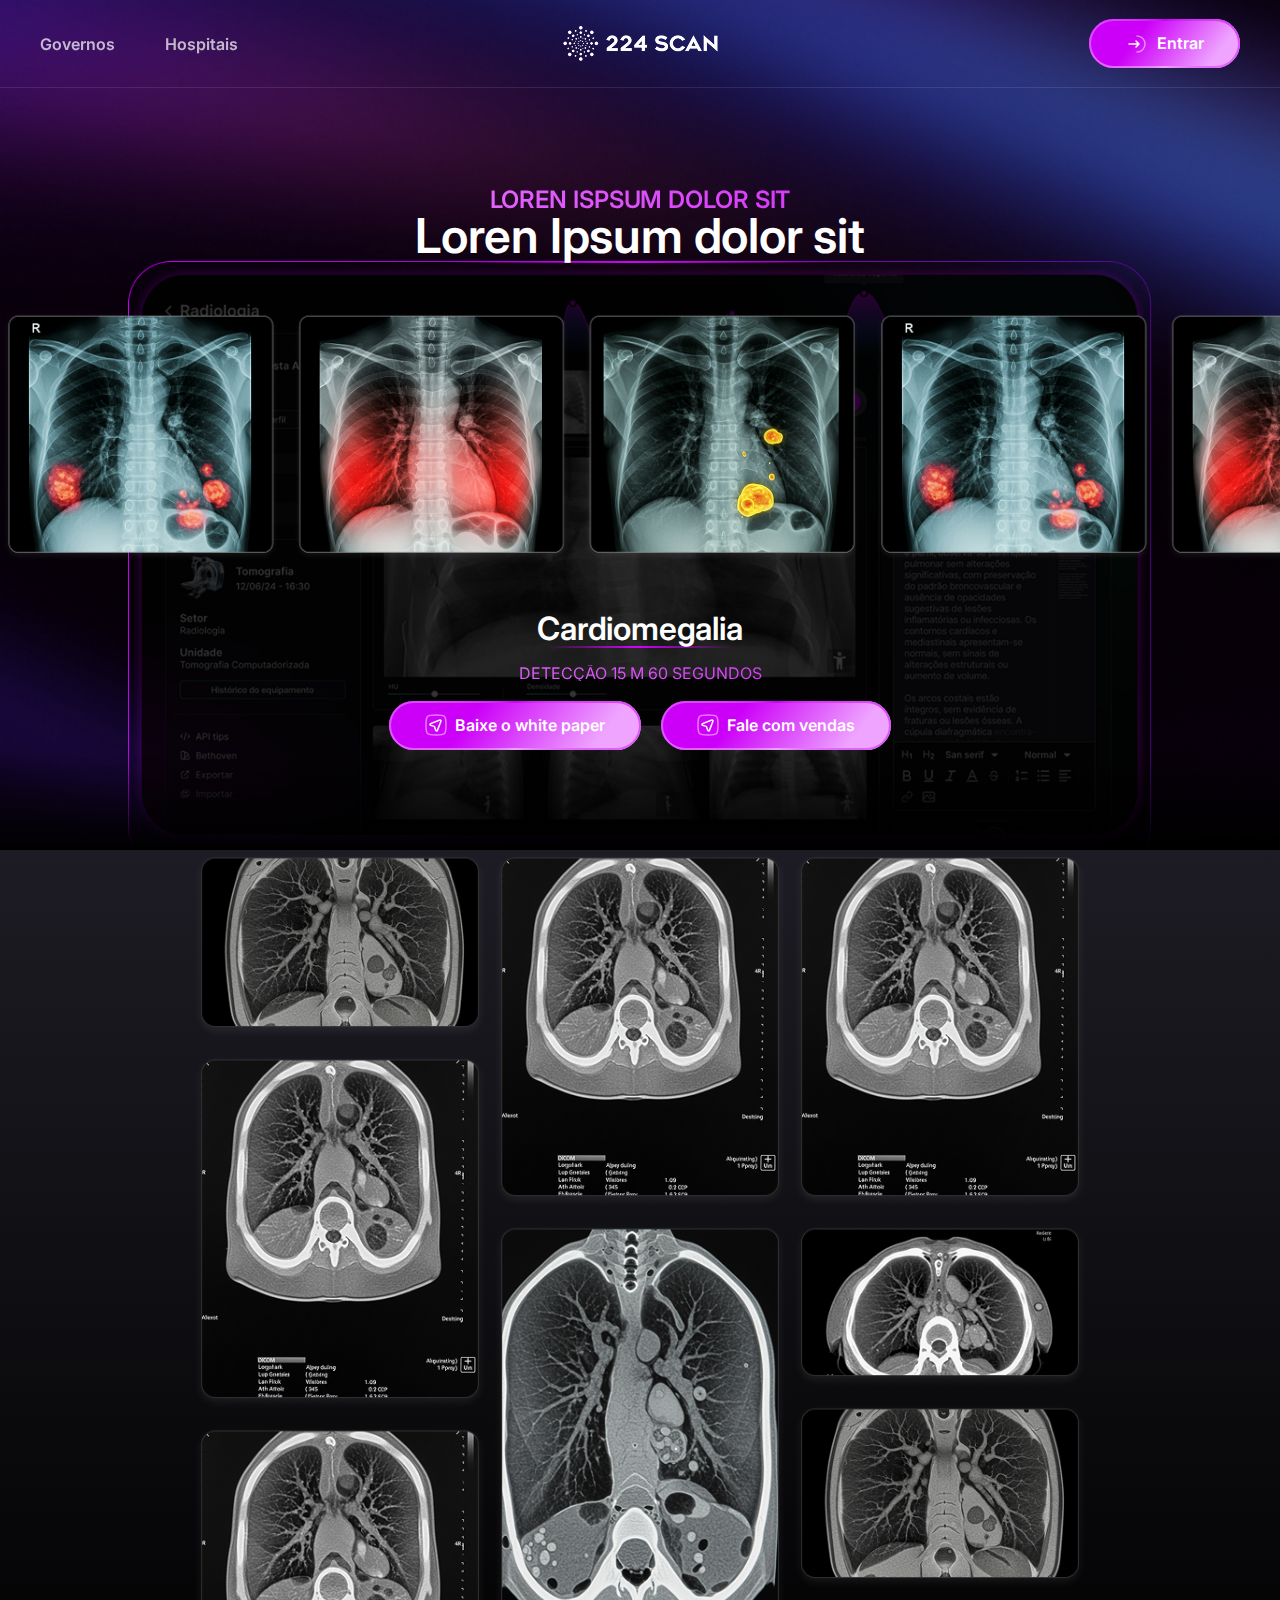
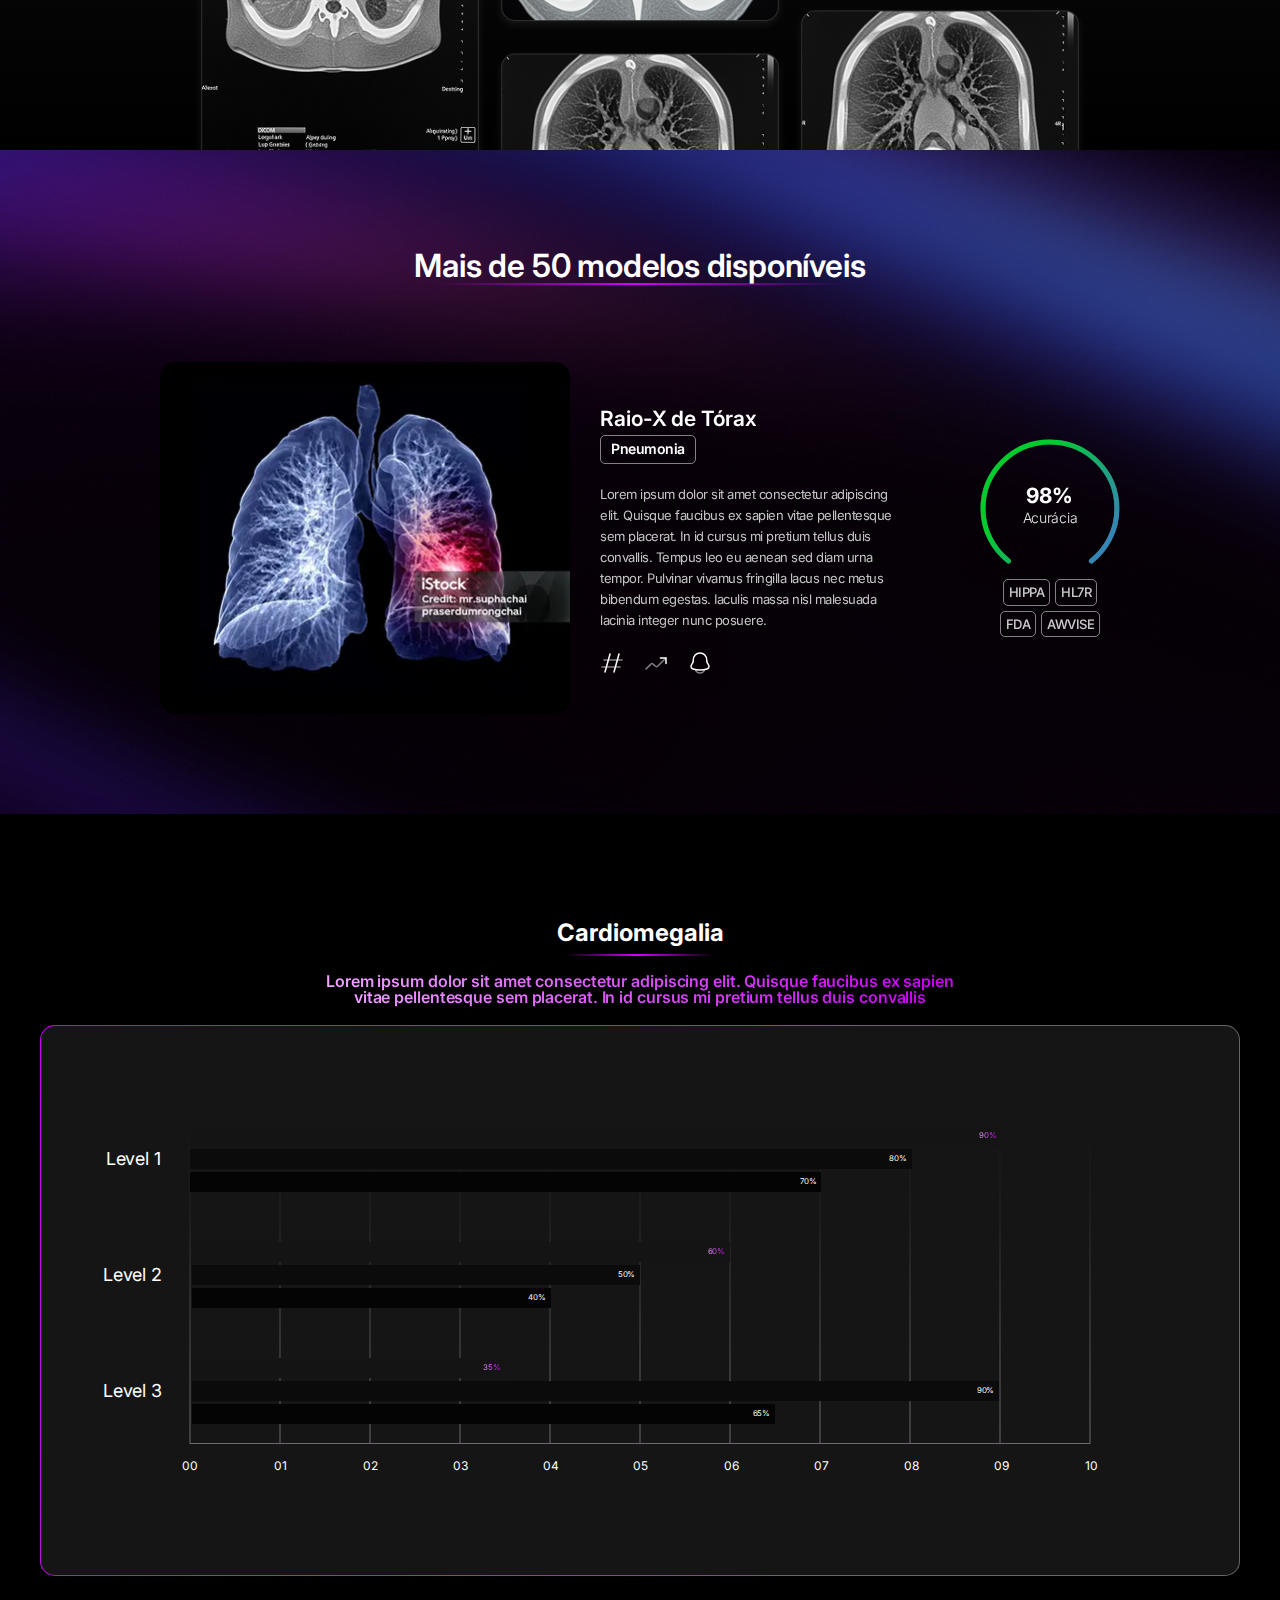
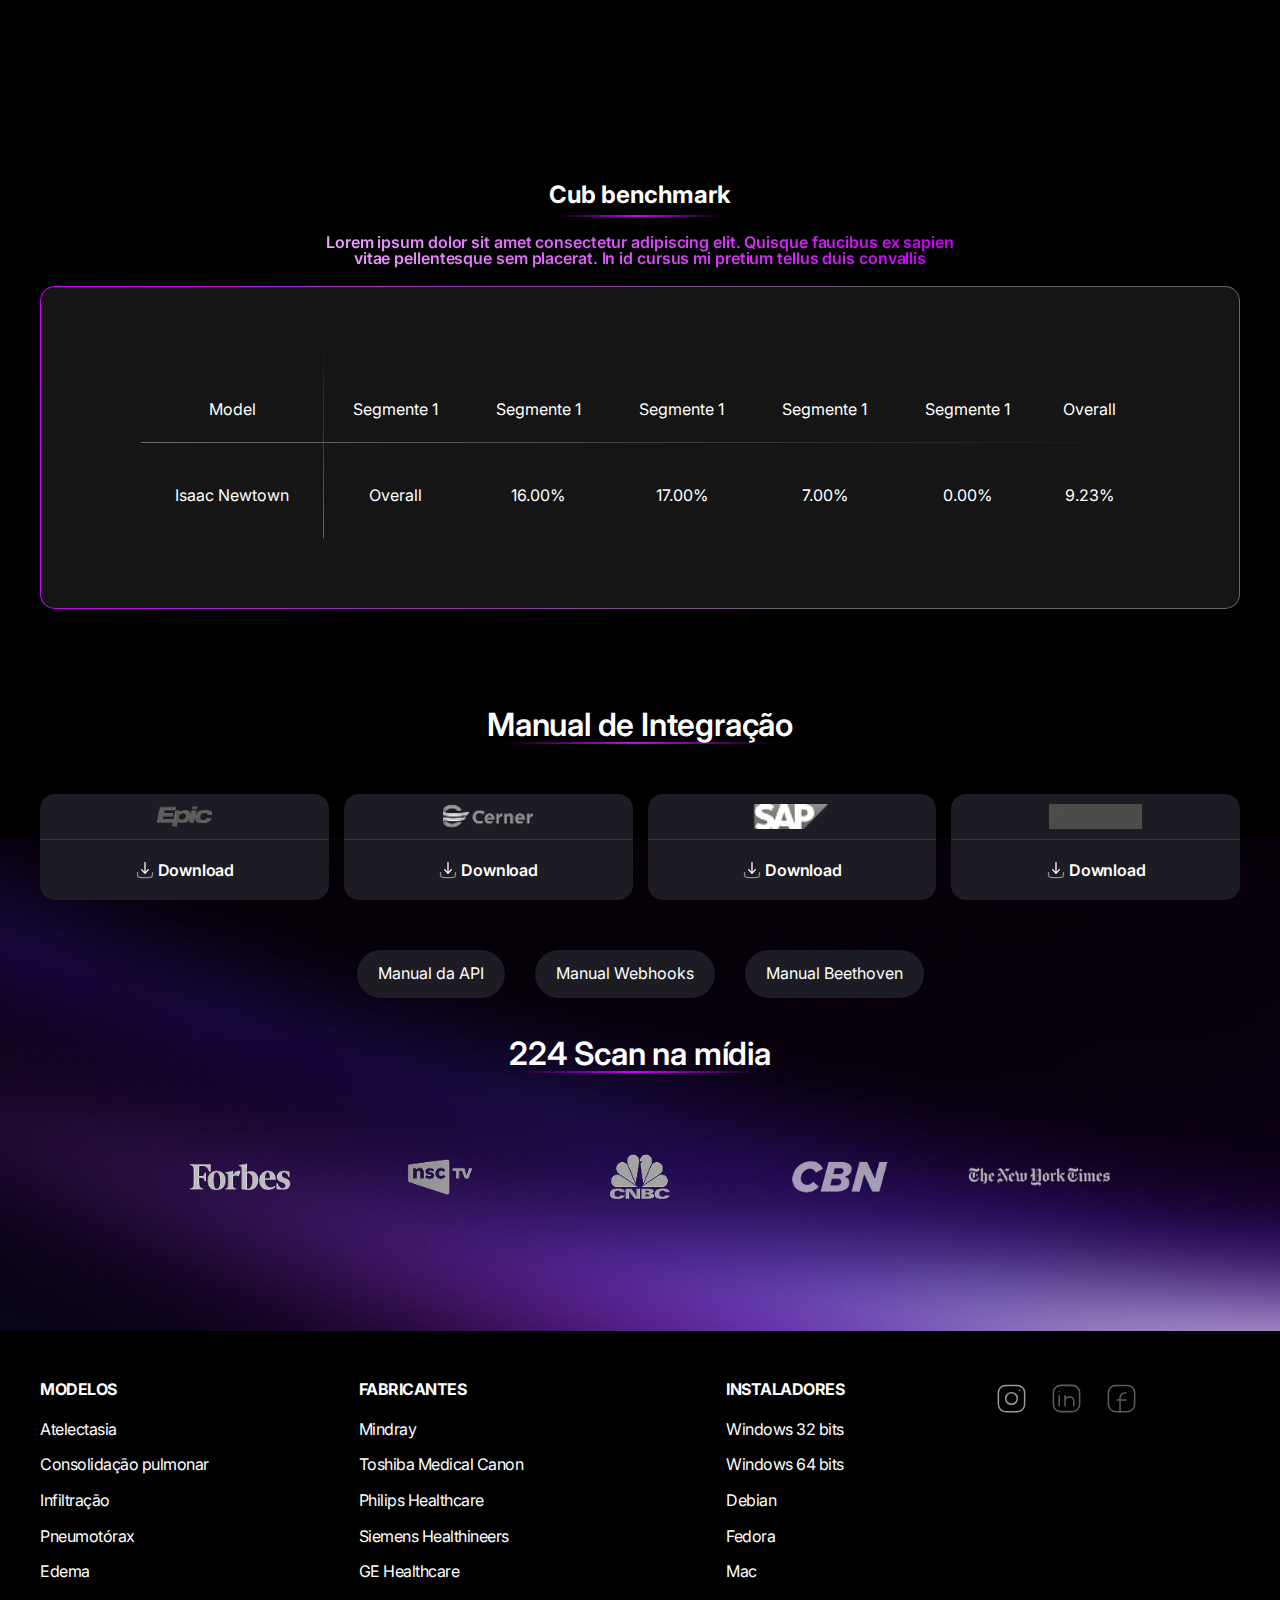
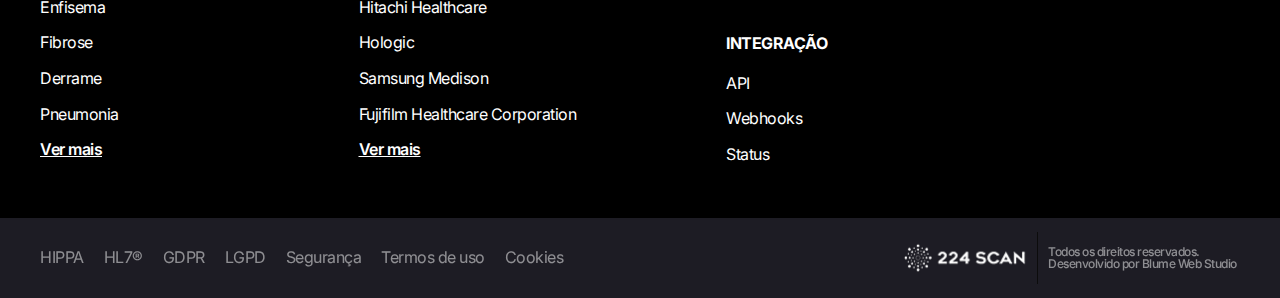
<file: modelos/index.html>
<!DOCTYPE html>
<html lang="pt-BR">

<head>
    <meta charset="UTF-8" />
    <meta name="viewport" content="width=device-width, initial-scale=1.0">

    <title>Modelos</title>
    <link rel="preconnect" href="https://fonts.googleapis.com">
    <link rel="preconnect" href="https://fonts.gstatic.com" crossorigin>
    <link
        href="https://fonts.googleapis.com/css2?family=Inter:ital,opsz,wght@0,14..32,100..900;1,14..32,100..900&display=swap"
        rel="stylesheet">
    <link rel="stylesheet" href="../assets/css/style.css" />
</head>

<body>
    <header id="header">
        <section class="container">
            <div class="header-content">
                <nav class="header-left" aria-label="Navegação principal">
                    <ul class="header-menu">
                        <li>
                            <a href="#">Governos</a>
                        </li>
                        <li>
                            <a href="#">Hospitais</a>
                        </li>
                    </ul>
                </nav>

                <div class="header-center">
                    <a href="/" class="header-logo" aria-label="Página inicial">
                        <img src="../assets/img/logo-header.webp" alt="Logo 224 SCAN">
                    </a>
                </div>

                <div class="header-right">
                    <a href="#" class="btn" aria-label="Entrar na sua conta">
                        <img src="../assets/icons/seta-direita.svg" alt="" aria-hidden="true">
                        Entrar
                    </a>
                </div>

                <button class="menu-toggle" aria-label="Abrir menu" aria-expanded="false">
                    <span></span>
                    <span></span>
                    <span></span>
                </button>
            </div>
        </section>
    </header>

    <main id="pg-models">
        <section class="section-intro intro">
            <div class="intro-content">
                <p class="subtitle">Loren ispsum dolor sit</p>
                <div style="text-align: center;">
                    <h1 class="title-intro decorative-underline-gradient">Loren Ipsum dolor sit</h1>
                </div>

                <div class="screenshots-slider">
                    <div class="slider-track">
                        <img src="/assets/img/download-1.png" alt="Screenshot" />
                        <img src="/assets/img/download-2.png" alt="Screenshot" />
                        <img src="/assets/img/download-4.png" alt="Screenshot" />
                        <img src="/assets/img/download-1.png" alt="Screenshot" />
                        <img src="/assets/img/download-2.png" alt="Screenshot" />
                        <img src="/assets/img/download-4.png" alt="Screenshot" />
                        <img src="/assets/img/download-1.png" alt="Screenshot" />
                    </div>
                </div>

                <div class="intro-bottom">
                    <div style="text-align: center;">
                        <h2 class="decorative-underline-gradient">Cardiomegalia</h2>
                    </div>
                    <p class="subtitle">Detecção 15 m 60 segundos</p>

                    <div>
                        <a href="#" class="btn" aria-label="Falar com vendas">
                            <img src="../assets/icons/flecha-vendas.svg" alt="" aria-hidden="true">
                            Baixe o white paper
                        </a>

                        <a href="#" class="btn" aria-label="Falar com vendas">
                            <img src="../assets/icons/flecha-vendas.svg" alt="" aria-hidden="true">
                            Fale com vendas
                        </a>
                    </div>
                </div>
            </div>
        </section>

        <section class="scroll-columns">
            <div class="column column-1">
                <div class="column-inner">
                    <img src="/assets/img/rectangle-100.png" alt="raio-x">
                    <img src="/assets/img/rectangle-95.png" alt="raio-x">
                    <img src="/assets/img/rectangle-95.png" alt="raio-x">
                    <img src="/assets/img/rectangle-95.png" alt="raio-x">
                </div>
            </div>
            <div class="column column-2">
                <div class="column-inner">
                    <img src="/assets/img/rectangle-95.png" alt="raio-x">
                    <img src="/assets/img/rectangle-96.png" alt="raio-x">
                    <img src="/assets/img/rectangle-95.png" alt="raio-x">
                    <img src="/assets/img/rectangle-95.png" alt="raio-x">
                </div>
            </div>
            <div class="column column-3">
                <div class="column-inner">
                    <img src="/assets/img/rectangle-95.png" alt="raio-x">
                    <img src="/assets/img/rectangle-99.png" alt="raio-x">
                    <img src="/assets/img/rectangle-100.png" alt="raio-x">
                    <img src="/assets/img/rectangle-95.png" alt="raio-x">
                </div>
            </div>
        </section>

        <section class="carousel-models">
            <div class="container">
                <div class="carousel-content">
                    <div style="text-align: center;">
                        <h2 class="title-section decorative-underline-gradient">Mais de 50 modelos disponíveis</h2>
                    </div>

                    <div class="carousel-wrapper">
                        <div class="carousel-list">
                            <div class="carousel-item">
                                <div class="carousel-img">
                                    <img src="/assets/img/carrossel-raio-x.webp" alt="Raio-X de Tórax">
                                </div>

                                <div class="carousel-infos">
                                    <h3>Raio-X de Tórax</h3>
                                    <h4>Pneumonia</h4>
                                    <p>Lorem ipsum dolor sit amet consectetur adipiscing elit. Quisque faucibus ex
                                        sapien
                                        vitae pellentesque sem placerat. In id cursus mi pretium tellus duis convallis.
                                        Tempus leo eu aenean sed diam urna tempor. Pulvinar vivamus fringilla lacus nec
                                        metus bibendum egestas. Iaculis massa nisl malesuada lacinia integer nunc
                                        posuere.
                                    </p>

                                    <div class="carousel-icons">
                                        <img src="/assets/icons/hashtag.svg" alt="Hashtag">
                                        <img src="/assets/icons/up.svg" alt="Up">
                                        <img src="/assets/icons/sino.svg" alt="Sino">
                                    </div>
                                </div>

                                <div class="carousel-results">
                                    <div class="item-percentage">
                                        <p>98% <span>Acurácia</span></p>
                                        <svg width="140" height="125" viewBox="0 0 140 125" fill="none"
                                            xmlns="http://www.w3.org/2000/svg">

                                            <path
                                                d="M28.5 122C12.9689 109.794 3 90.882 3 69.6515C3 32.8409 32.9689 3 69.9375 3C106.906 3 136.875 32.8409 136.875 69.6515C136.875 90.882 126.906 109.794 111.375 122"
                                                stroke="#373737" stroke-width="5" stroke-linecap="round" />

                                            <path class="progress-path" data-percent="98"
                                                d="M28.5 122C12.9689 109.794 3 90.882 3 69.6515C3 32.8409 32.9689 3 69.9375 3C106.906 3 136.875 32.8409 136.875 69.6515C136.875 90.882 126.906 109.794 111.375 122"
                                                stroke="url(#paint0_linear_154_680)" stroke-width="5"
                                                stroke-linecap="round" />

                                            <defs>
                                                <linearGradient id="paint0_linear_154_680" x1="17.875" y1="76.7552"
                                                    x2="149.891" y2="169.104" gradientUnits="userSpaceOnUse">
                                                    <stop stop-color="#00CD2D" />
                                                    <stop offset="1" stop-color="#5060FF" />
                                                </linearGradient>
                                            </defs>
                                        </svg>
                                    </div>

                                    <div class="carousel-text">
                                        <p>HIPPA</p>
                                        <p>HL7R</p>
                                        <p>FDA</p>
                                        <p>AWVISE</p>
                                    </div>
                                </div>
                            </div>
                        </div>
                    </div>
                </div>
            </div>
        </section>

        <section class="section-benchmarks">
            <div class="container">
                <div style="text-align: center;">
                    <h2 class="decorative-underline-gradient">Cardiomegalia</h2>
                </div>
                <p class="subtitle">Lorem ipsum dolor sit amet consectetur adipiscing elit. Quisque faucibus ex
                    sapien vitae pellentesque sem placerat. In id cursus mi pretium tellus duis convallis</p>
                <div style="width: 100%; overflow-x: auto; -webkit-overflow-scrolling: touch;">
                    <div class="container-graph">
                        <div class="horizontal-graph">
                            <div class="graph-wrapper">
                                <div class="graph-rows">
                                    <div class="graph-row first-row">
                                        <div class="level-label">Level 1</div>
                                        <div class="bars">
                                            <div class="bar bar-1" style="width: 90%;"><span>90%</span></div>
                                            <div class="bar bar-2" style="width: 80%;"><span>80%</span></div>
                                            <div class="bar bar-3" style="width: 70%;"><span>70%</span></div>
                                        </div>
                                    </div>
                                    <div class="graph-row">
                                        <div class="level-label">Level 2</div>
                                        <div class="bars">
                                            <div class="bar bar-1" style="width: 60%;"><span>60%</span></div>
                                            <div class="bar bar-2" style="width: 50%;"><span>50%</span></div>
                                            <div class="bar bar-3" style="width: 40%;"><span>40%</span></div>
                                        </div>
                                    </div>
                                    <div class="graph-row last-row">
                                        <div class="level-label">Level 3</div>
                                        <div class="bars">
                                            <div class="bar bar-1" style="width: 35%;"><span>35%</span></div>
                                            <div class="bar bar-2" style="width: 90%;"><span>90%</span></div>
                                            <div class="bar bar-3" style="width: 65%;"><span>65%</span></div>
                                        </div>
                                    </div>
                                    <div class="graph-grid-lines">
                                        <span></span>
                                        <span></span>
                                        <span></span>
                                        <span></span>
                                        <span></span>
                                        <span></span>
                                        <span></span>
                                        <span></span>
                                        <span></span>
                                        <span></span>
                                        <span></span>
                                    </div>
                                </div>
                                <div class="graph-bottom-labels">
                                    <span>00</span>
                                    <span>01</span>
                                    <span>02</span>
                                    <span>03</span>
                                    <span>04</span>
                                    <span>05</span>
                                    <span>06</span>
                                    <span>07</span>
                                    <span>08</span>
                                    <span>09</span>
                                    <span>10</span>
                                </div>
                            </div>
                        </div>
                    </div>
                </div>
            </div>
        </section>

        <section class="section-table">
            <div class="container">
                <div style="text-align: center;">
                    <h2 class="decorative-underline-gradient">Cub benchmark</h2>
                </div>
                <p class="subtitle">Lorem ipsum dolor sit amet consectetur adipiscing elit. Quisque faucibus ex
                    sapien vitae pellentesque sem placerat. In id cursus mi pretium tellus duis convallis</p>

                <div style="width: 100%; overflow-x: auto; -webkit-overflow-scrolling: touch;">
                    <div class="container-table">
                        <table class="gradient-table">
                            <tr>
                                <td>Model</td>
                                <td>Segmente 1</td>
                                <td>Segmente 1</td>
                                <td>Segmente 1</td>
                                <td>Segmente 1</td>
                                <td>Segmente 1</td>
                                <td>Overall</td>
                            </tr>
                            <tr>
                                <td>Isaac Newtown</td>
                                <td>Overall</td>
                                <td>16.00%</td>
                                <td>17.00%</td>
                                <td>7.00%</td>
                                <td>0.00%</td>
                                <td>9.23%</td>
                            </tr>
                        </table>
                    </div>
                </div>
            </div>
        </section>

        <section class="section-manual">
            <div class="container">
                <div style="text-align: center;">
                    <h2 class="title-section decorative-underline-gradient">Manual de Integração</h2>
                </div>

                <div class="manual-content">
                    <div class="item">
                        <div class="item-img">
                            <img src="/assets/img/btn-9.webp" alt="Logo">
                        </div>
                        <a href="#">
                            <img src="/assets/icons/download.svg" alt="Download">
                            Download
                        </a>
                    </div>

                    <div class="item">
                        <div class="item-img">
                            <img src="/assets/img/btn-5.webp" alt="Logo">
                        </div>
                        <a href="#">
                            <img src="/assets/icons/download.svg" alt="Download">
                            Download
                        </a>
                    </div>

                    <div class="item">
                        <div class="item-img">
                            <img src="/assets/img/btn-6.webp" alt="Logo">
                        </div>
                        <a href="#">
                            <img src="/assets/icons/download.svg" alt="Download">
                            Download
                        </a>
                    </div>

                    <div class="item">
                        <div class="item-img">
                            <img src="/assets/img/btn-11.webp" alt="Logo">
                        </div>
                        <a href="#">
                            <img src="/assets/icons/download.svg" alt="Download">
                            Download
                        </a>
                    </div>
                </div>

                <div class="manual-btns">
                    <a href="#">
                        Manual da API
                    </a>

                    <a href="#">
                        Manual Webhooks
                    </a>

                    <a href="#">
                        Manual Beethoven
                    </a>
                </div>
            </div>
        </section>

        <section class="section-logos media">
            <div style="text-align: center;">
                <h2 class="title-section decorative-underline-gradient">224 Scan na mídia</h2>
            </div>

            <div class="logos-wrapper">
                <div class="logos-slider" id="logosSlider">
                    <div class="logos-item"><img src="/assets/img/card-logo.webp" alt="Logo" /></div>
                    <div class="logos-item"><img src="/assets/img/card-logo-1.webp" alt="Logo 1" /></div>
                    <div class="logos-item"><img src="/assets/img/card-logo-2.webp" alt="Logo 2" /></div>
                    <div class="logos-item"><img src="/assets/img/card-logo-3.webp" alt="Logo 3" /></div>
                    <div class="logos-item"><img src="/assets/img/card-logo-4.webp" alt="Logo 4" /></div>
                </div>
            </div>
        </section>
    </main>

    <footer id="footer">
        <section class="container">
            <div class="footer-content">
                <div aria-labelledby="footer-modelos">
                    <h3 id="footer-modelos">Modelos</h3>
                    <ul>
                        <li>
                            <a href="#">Atelectasia</a>
                        </li>
                        <li>
                            <a href="#">Consolidação pulmonar</a>
                        </li>
                        <li>
                            <a href="#">Infiltração</a>
                        </li>
                        <li>
                            <a href="#">Pneumotórax</a>
                        </li>
                        <li>
                            <a href="#">Edema</a>
                        </li>
                        <li>
                            <a href="#">Enfisema</a>
                        </li>
                        <li>
                            <a href="#">Fibrose</a>
                        </li>
                        <li>
                            <a href="#">Derrame</a>
                        </li>
                        <li>
                            <a href="#">Pneumonia</a>
                        </li>
                        <li>
                            <a href="#" class="load-more">Ver mais</a>
                        </li>
                    </ul>
                </div>
                <div aria-labelledby="footer-fabricantes">
                    <h3 id="footer-fabricantes">Fabricantes</h3>
                    <ul>
                        <li>
                            <a href="#">Mindray</a>
                        </li>
                        <li>
                            <a href="#">Toshiba Medical Canon</a>
                        </li>
                        <li>
                            <a href="#">Philips Healthcare</a>
                        </li>
                        <li>
                            <a href="#">Siemens Healthineers</a>
                        </li>
                        <li>
                            <a href="#">GE Healthcare</a>
                        </li>
                        <li>
                            <a href="#">Hitachi Healthcare</a>
                        </li>
                        <li>
                            <a href="#">Hologic</a>
                        </li>
                        <li>
                            <a href="#">Samsung Medison</a>
                        </li>
                        <li>
                            <a href="#">Fujifilm Healthcare Corporation</a>
                        </li>
                        <li>
                            <a href="#" class="load-more">Ver mais</a>
                        </li>
                    </ul>
                </div>
                <div aria-labelledby="footer-instaladores">
                    <h3 id="footer-instaladores">Instaladores</h3>
                    <ul>
                        <li>
                            <a href="#">Windows 32 bits</a>
                        </li>
                        <li>
                            <a href="#">Windows 64 bits</a>
                        </li>
                        <li>
                            <a href="#">Debian</a>
                        </li>
                        <li>
                            <a href="#">Fedora</a>
                        </li>
                        <li>
                            <a href="#">Mac</a>
                        </li>
                    </ul>

                    <h3 id="footer-integracao">Integração</h3>
                    <ul>
                        <li>
                            <a href="#">API</a>
                        </li>
                        <li>
                            <a href="#">Webhooks</a>
                        </li>
                        <li>
                            <a href="#">Status</a>
                        </li>
                    </ul>
                </div>
                <div class="social-links" aria-label="Redes sociais">
                    <a href="#">
                        <img src="../assets/icons/icone-instagram.svg" alt="Logo Instagram">
                    </a>
                    <a href="#">
                        <img src="../assets/icons/icone-linkedin.svg" alt="Logo LinkedIn">
                    </a>
                    <a href="#">
                        <img src="../assets/icons/icone-facebook.svg" alt="Logo Facebook">
                    </a>
                </div>
            </div>
        </section>

        <section class="footer-bottom">
            <div class="container">
                <div class="footer-infos">
                    <ul>
                        <li>
                            <a href="#">HIPPA</a>
                        </li>
                        <li>
                            <a href="#">HL7®</a>
                        </li>
                        <li>
                            <a href="#">GDPR</a>
                        </li>
                        <li>
                            <a href="#">LGPD</a>
                        </li>
                        <li>
                            <a href="#">Segurança</a>
                        </li>
                        <li>
                            <a href="#">Termos de uso</a>
                        </li>
                        <li>
                            <a href="#">Cookies</a>
                        </li>
                    </ul>

                    <div class="footer-branding">
                        <a href="/" class="footer-logo" aria-label="Página inicial">
                            <img src="../assets/img/logo-footer.webp" alt="Logo 224 SCAN">
                        </a>
                        <p>Todos os direitos reservados.
                            Desenvolvido por <a href="#">Blume Web Studio</a></p>
                    </div>
                </div>
            </div>
        </section>
    </footer>

    <script src="../assets/js/script.js"></script>
</body>

</html>
</file>
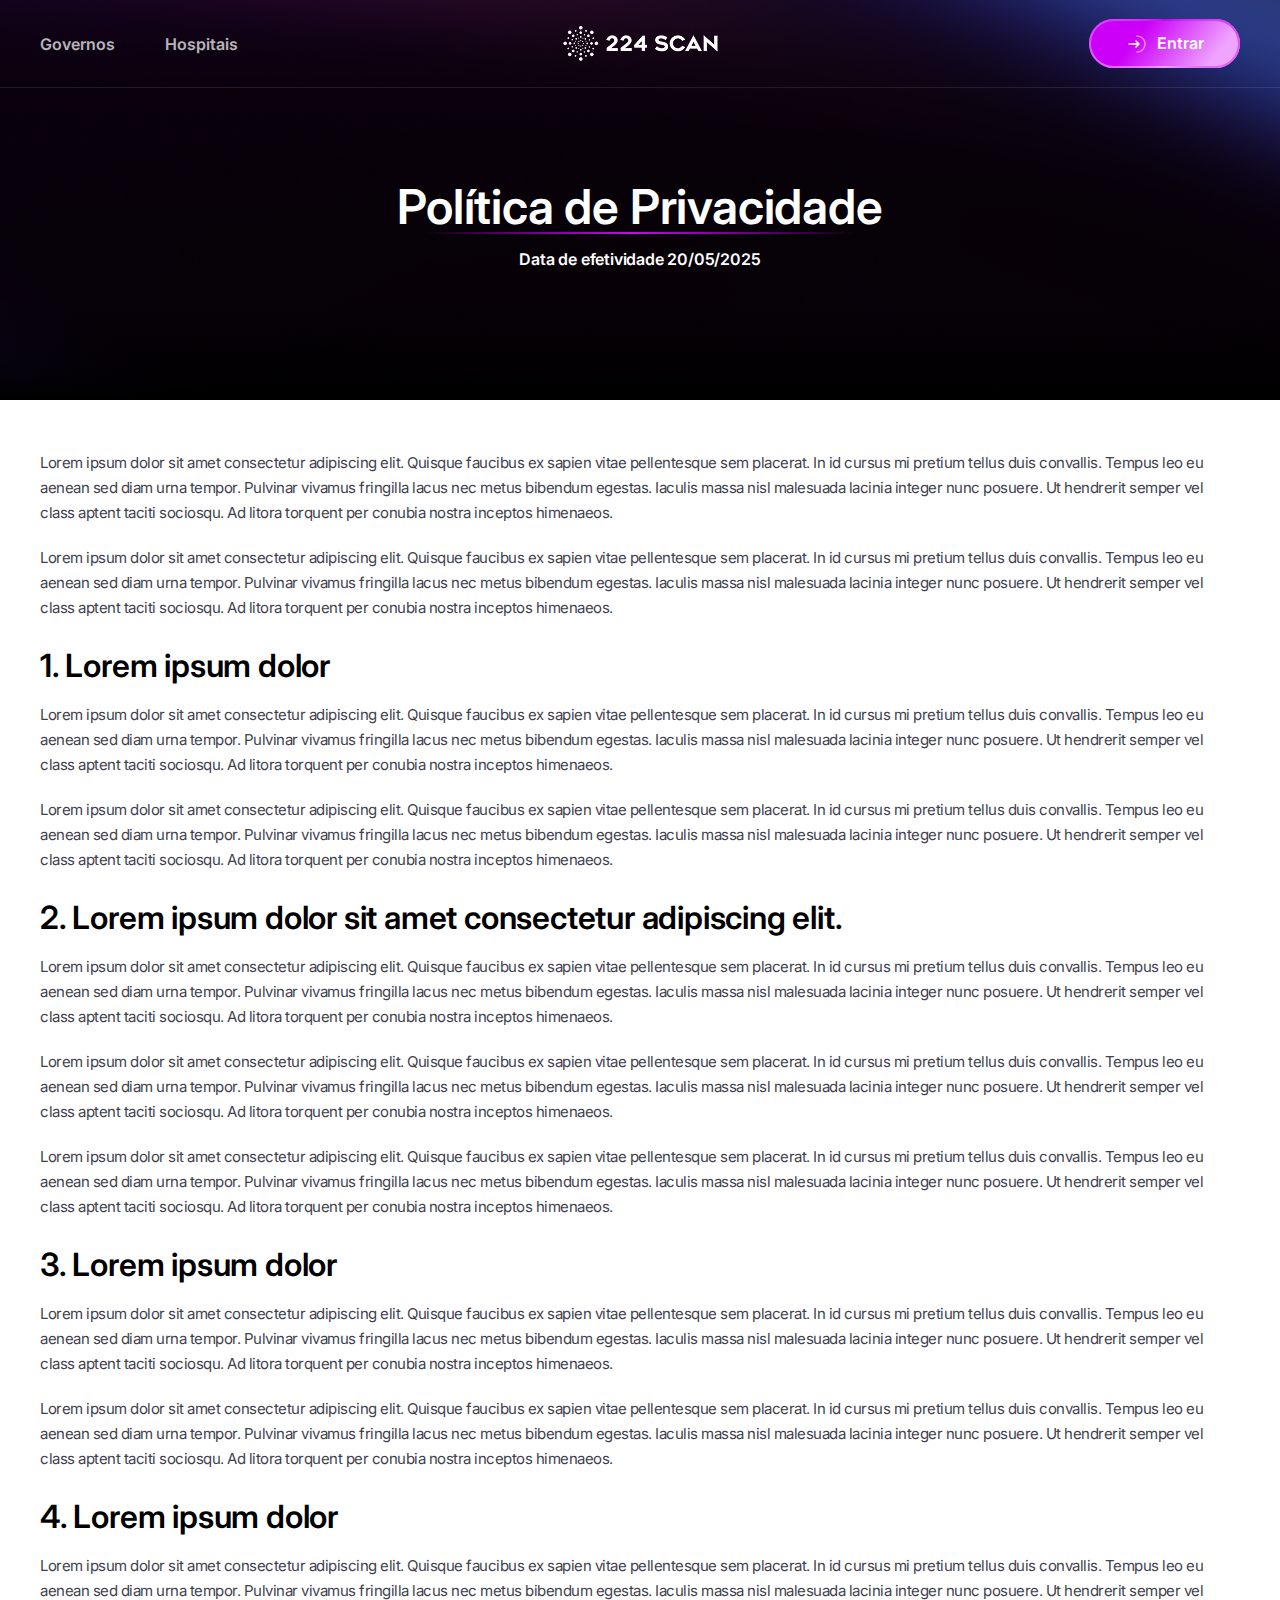
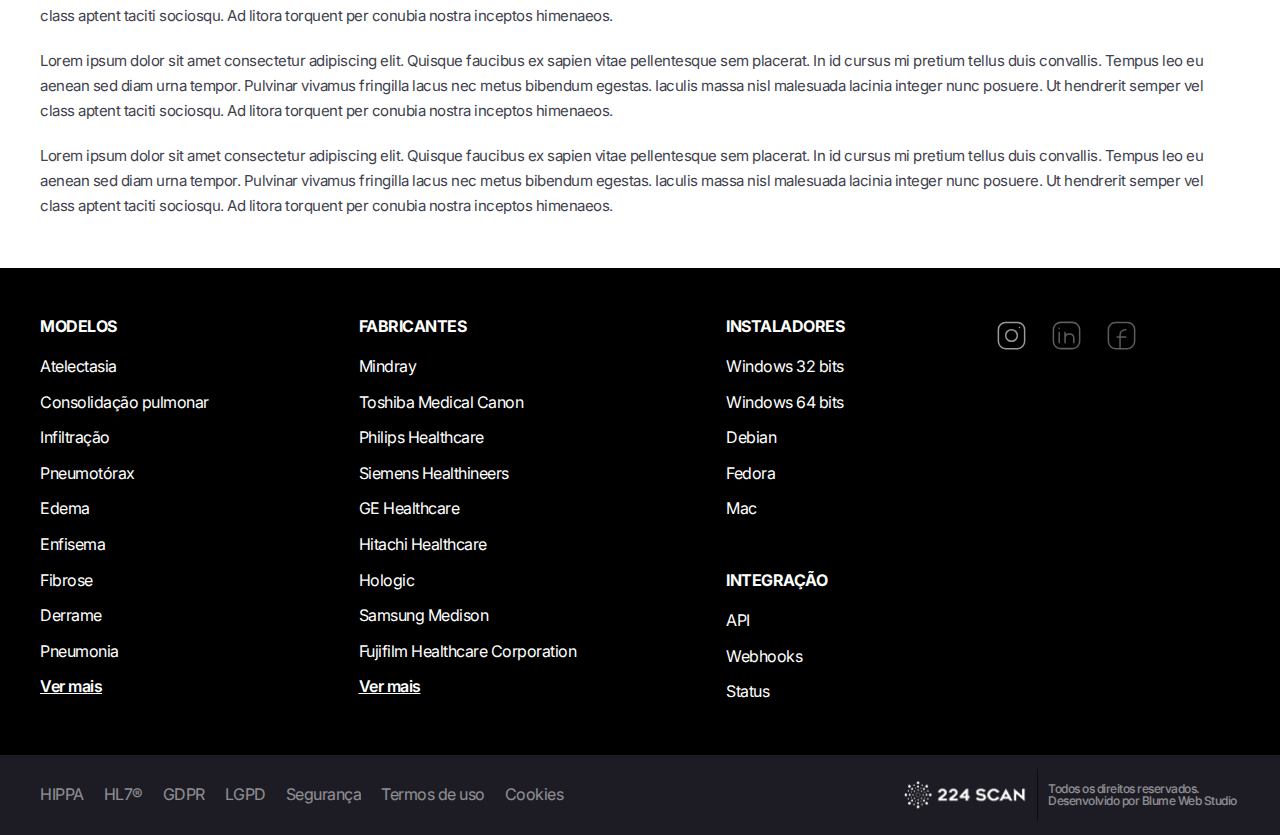
<file: politica-de-privacidades/index.html>
<!DOCTYPE html>
<html lang="pt-BR">

<head>
    <meta charset="UTF-8" />
    <meta name="viewport" content="width=device-width, initial-scale=1.0">

    <title>Política de Privacidade</title>
    <link rel="preconnect" href="https://fonts.googleapis.com">
    <link rel="preconnect" href="https://fonts.gstatic.com" crossorigin>
    <link
        href="https://fonts.googleapis.com/css2?family=Inter:ital,opsz,wght@0,14..32,100..900;1,14..32,100..900&display=swap"
        rel="stylesheet">
    <link rel="stylesheet" href="../assets/css/style.css" />
</head>

<body>
    <header id="header">
        <section class="container">
            <div class="header-content">
                <nav class="header-left" aria-label="Navegação principal">
                    <ul class="header-menu">
                        <li>
                            <a href="#">Governos</a>
                        </li>
                        <li>
                            <a href="#">Hospitais</a>
                        </li>
                    </ul>
                </nav>

                <div class="header-center">
                    <a href="/" class="header-logo" aria-label="Página inicial">
                        <img src="../assets/img/logo-header.webp" alt="Logo 224 SCAN">
                    </a>
                </div>

                <div class="header-right">
                    <a href="#" class="btn" aria-label="Entrar na sua conta">
                        <img src="../assets/icons/seta-direita.svg" alt="" aria-hidden="true">
                        Entrar
                    </a>
                </div>

                <button class="menu-toggle" aria-label="Abrir menu" aria-expanded="false">
                    <span></span>
                    <span></span>
                    <span></span>
                </button>
            </div>
        </section>
    </header>

    <main id="pg-docs">
        <section class="section-intro intro">
            <div class="intro-content">
                <h1 class="title-intro decorative-underline-gradient">Política de Privacidade</h1>
                <p>Data de efetividade 20/05/2025</p>
            </div>
        </section>

        <section class="section-content">
            <div class="container">
                <div class="content-text">
                    <div>
                        <p>Lorem ipsum dolor sit amet consectetur adipiscing elit. Quisque faucibus ex sapien vitae
                            pellentesque sem placerat. In id cursus mi pretium tellus duis convallis. Tempus leo eu
                            aenean
                            sed diam urna tempor. Pulvinar vivamus fringilla lacus nec metus bibendum egestas. Iaculis
                            massa
                            nisl malesuada lacinia integer nunc posuere. Ut hendrerit semper vel class aptent taciti
                            sociosqu. Ad litora torquent per conubia nostra inceptos himenaeos.</p>

                        <p>Lorem ipsum dolor sit amet consectetur adipiscing elit. Quisque faucibus ex sapien vitae
                            pellentesque sem placerat. In id cursus mi pretium tellus duis convallis. Tempus leo eu
                            aenean
                            sed
                            diam urna tempor. Pulvinar vivamus fringilla lacus nec metus bibendum egestas. Iaculis massa
                            nisl
                            malesuada lacinia integer nunc posuere. Ut hendrerit semper vel class aptent taciti
                            sociosqu. Ad
                            litora torquent per conubia nostra inceptos himenaeos.</p>
                    </div>

                    <div>
                        <h3>1. Lorem ipsum dolor </h3>

                        <p>Lorem ipsum dolor sit amet consectetur adipiscing elit. Quisque faucibus ex sapien vitae
                            pellentesque sem placerat. In id cursus mi pretium tellus duis convallis. Tempus leo eu
                            aenean sed diam urna tempor. Pulvinar vivamus fringilla lacus nec metus bibendum egestas.
                            Iaculis massa nisl malesuada lacinia integer nunc posuere. Ut hendrerit semper vel class
                            aptent taciti sociosqu. Ad litora torquent per conubia nostra inceptos himenaeos.</p>

                        <p>Lorem ipsum dolor sit amet consectetur adipiscing elit. Quisque faucibus ex sapien vitae
                            pellentesque sem placerat. In id cursus mi pretium tellus duis convallis. Tempus leo eu
                            aenean sed diam urna tempor. Pulvinar vivamus fringilla lacus nec metus bibendum egestas.
                            Iaculis massa nisl malesuada lacinia integer nunc posuere. Ut hendrerit semper vel class
                            aptent taciti sociosqu. Ad litora torquent per conubia nostra inceptos himenaeos.</p>
                    </div>

                    <div>
                        <h3>2. Lorem ipsum dolor sit amet consectetur adipiscing elit.</h3>

                        <p>Lorem ipsum dolor sit amet consectetur adipiscing elit. Quisque faucibus ex sapien vitae
                            pellentesque sem placerat. In id cursus mi pretium tellus duis convallis. Tempus leo eu
                            aenean sed diam urna tempor. Pulvinar vivamus fringilla lacus nec metus bibendum egestas.
                            Iaculis massa nisl malesuada lacinia integer nunc posuere. Ut hendrerit semper vel class
                            aptent taciti sociosqu. Ad litora torquent per conubia nostra inceptos himenaeos.</p>

                        <p>Lorem ipsum dolor sit amet consectetur adipiscing elit. Quisque faucibus ex sapien vitae
                            pellentesque sem placerat. In id cursus mi pretium tellus duis convallis. Tempus leo eu
                            aenean sed diam urna tempor. Pulvinar vivamus fringilla lacus nec metus bibendum egestas.
                            Iaculis massa nisl malesuada lacinia integer nunc posuere. Ut hendrerit semper vel class
                            aptent taciti sociosqu. Ad litora torquent per conubia nostra inceptos himenaeos.</p>

                        <p>Lorem ipsum dolor sit amet consectetur adipiscing elit. Quisque faucibus ex sapien vitae
                            pellentesque sem placerat. In id cursus mi pretium tellus duis convallis. Tempus leo eu
                            aenean sed diam urna tempor. Pulvinar vivamus fringilla lacus nec metus bibendum egestas.
                            Iaculis massa nisl malesuada lacinia integer nunc posuere. Ut hendrerit semper vel class
                            aptent taciti sociosqu. Ad litora torquent per conubia nostra inceptos himenaeos.</p>
                    </div>

                    <div>
                        <h3>3. Lorem ipsum dolor</h3>

                        <p>Lorem ipsum dolor sit amet consectetur adipiscing elit. Quisque faucibus ex sapien vitae
                            pellentesque sem placerat. In id cursus mi pretium tellus duis convallis. Tempus leo eu
                            aenean sed diam urna tempor. Pulvinar vivamus fringilla lacus nec metus bibendum egestas.
                            Iaculis massa nisl malesuada lacinia integer nunc posuere. Ut hendrerit semper vel class
                            aptent taciti sociosqu. Ad litora torquent per conubia nostra inceptos himenaeos.</p>

                        <p>Lorem ipsum dolor sit amet consectetur adipiscing elit. Quisque faucibus ex sapien vitae
                            pellentesque sem placerat. In id cursus mi pretium tellus duis convallis. Tempus leo eu
                            aenean sed diam urna tempor. Pulvinar vivamus fringilla lacus nec metus bibendum egestas.
                            Iaculis massa nisl malesuada lacinia integer nunc posuere. Ut hendrerit semper vel class
                            aptent taciti sociosqu. Ad litora torquent per conubia nostra inceptos himenaeos.</p>
                    </div>

                    <div>
                        <h3>4. Lorem ipsum dolor</h3>

                        <p>Lorem ipsum dolor sit amet consectetur adipiscing elit. Quisque faucibus ex sapien vitae
                            pellentesque sem placerat. In id cursus mi pretium tellus duis convallis. Tempus leo eu
                            aenean sed diam urna tempor. Pulvinar vivamus fringilla lacus nec metus bibendum egestas.
                            Iaculis massa nisl malesuada lacinia integer nunc posuere. Ut hendrerit semper vel class
                            aptent taciti sociosqu. Ad litora torquent per conubia nostra inceptos himenaeos.</p>

                        <p>Lorem ipsum dolor sit amet consectetur adipiscing elit. Quisque faucibus ex sapien vitae
                            pellentesque sem placerat. In id cursus mi pretium tellus duis convallis. Tempus leo eu
                            aenean sed diam urna tempor. Pulvinar vivamus fringilla lacus nec metus bibendum egestas.
                            Iaculis massa nisl malesuada lacinia integer nunc posuere. Ut hendrerit semper vel class
                            aptent taciti sociosqu. Ad litora torquent per conubia nostra inceptos himenaeos.</p>

                        <p>Lorem ipsum dolor sit amet consectetur adipiscing elit. Quisque faucibus ex sapien vitae
                            pellentesque sem placerat. In id cursus mi pretium tellus duis convallis. Tempus leo eu
                            aenean sed diam urna tempor. Pulvinar vivamus fringilla lacus nec metus bibendum egestas.
                            Iaculis massa nisl malesuada lacinia integer nunc posuere. Ut hendrerit semper vel class
                            aptent taciti sociosqu. Ad litora torquent per conubia nostra inceptos himenaeos.</p>
                    </div>
                </div>
            </div>
        </section>
    </main>

    <footer id="footer">
        <section class="container">
            <div class="footer-content">
                <div aria-labelledby="footer-modelos">
                    <h3 id="footer-modelos">Modelos</h3>
                    <ul>
                        <li>
                            <a href="#">Atelectasia</a>
                        </li>
                        <li>
                            <a href="#">Consolidação pulmonar</a>
                        </li>
                        <li>
                            <a href="#">Infiltração</a>
                        </li>
                        <li>
                            <a href="#">Pneumotórax</a>
                        </li>
                        <li>
                            <a href="#">Edema</a>
                        </li>
                        <li>
                            <a href="#">Enfisema</a>
                        </li>
                        <li>
                            <a href="#">Fibrose</a>
                        </li>
                        <li>
                            <a href="#">Derrame</a>
                        </li>
                        <li>
                            <a href="#">Pneumonia</a>
                        </li>
                        <li>
                            <a href="#" class="load-more">Ver mais</a>
                        </li>
                    </ul>
                </div>
                <div aria-labelledby="footer-fabricantes">
                    <h3 id="footer-fabricantes">Fabricantes</h3>
                    <ul>
                        <li>
                            <a href="#">Mindray</a>
                        </li>
                        <li>
                            <a href="#">Toshiba Medical Canon</a>
                        </li>
                        <li>
                            <a href="#">Philips Healthcare</a>
                        </li>
                        <li>
                            <a href="#">Siemens Healthineers</a>
                        </li>
                        <li>
                            <a href="#">GE Healthcare</a>
                        </li>
                        <li>
                            <a href="#">Hitachi Healthcare</a>
                        </li>
                        <li>
                            <a href="#">Hologic</a>
                        </li>
                        <li>
                            <a href="#">Samsung Medison</a>
                        </li>
                        <li>
                            <a href="#">Fujifilm Healthcare Corporation</a>
                        </li>
                        <li>
                            <a href="#" class="load-more">Ver mais</a>
                        </li>
                    </ul>
                </div>
                <div aria-labelledby="footer-instaladores">
                    <h3 id="footer-instaladores">Instaladores</h3>
                    <ul>
                        <li>
                            <a href="#">Windows 32 bits</a>
                        </li>
                        <li>
                            <a href="#">Windows 64 bits</a>
                        </li>
                        <li>
                            <a href="#">Debian</a>
                        </li>
                        <li>
                            <a href="#">Fedora</a>
                        </li>
                        <li>
                            <a href="#">Mac</a>
                        </li>
                    </ul>

                    <h3 id="footer-integracao">Integração</h3>
                    <ul>
                        <li>
                            <a href="#">API</a>
                        </li>
                        <li>
                            <a href="#">Webhooks</a>
                        </li>
                        <li>
                            <a href="#">Status</a>
                        </li>
                    </ul>
                </div>
                <div class="social-links" aria-label="Redes sociais">
                    <a href="#">
                        <img src="../assets/icons/icone-instagram.svg" alt="Logo Instagram">
                    </a>
                    <a href="#">
                        <img src="../assets/icons/icone-linkedin.svg" alt="Logo LinkedIn">
                    </a>
                    <a href="#">
                        <img src="../assets/icons/icone-facebook.svg" alt="Logo Facebook">
                    </a>
                </div>
            </div>
        </section>

        <section class="footer-bottom">
            <div class="container">
                <div class="footer-infos">
                    <ul>
                        <li>
                            <a href="#">HIPPA</a>
                        </li>
                        <li>
                            <a href="#">HL7®</a>
                        </li>
                        <li>
                            <a href="#">GDPR</a>
                        </li>
                        <li>
                            <a href="#">LGPD</a>
                        </li>
                        <li>
                            <a href="#">Segurança</a>
                        </li>
                        <li>
                            <a href="#">Termos de uso</a>
                        </li>
                        <li>
                            <a href="#">Cookies</a>
                        </li>
                    </ul>

                    <div class="footer-branding">
                        <a href="/" class="footer-logo" aria-label="Página inicial">
                            <img src="../assets/img/logo-footer.webp" alt="Logo 224 SCAN">
                        </a>
                        <p>Todos os direitos reservados.
                            Desenvolvido por <a href="#">Blume Web Studio</a></p>
                    </div>
                </div>
            </div>
        </section>
    </footer>

    <script src="../assets/js/script.js"></script>
</body>

</html>
</file>
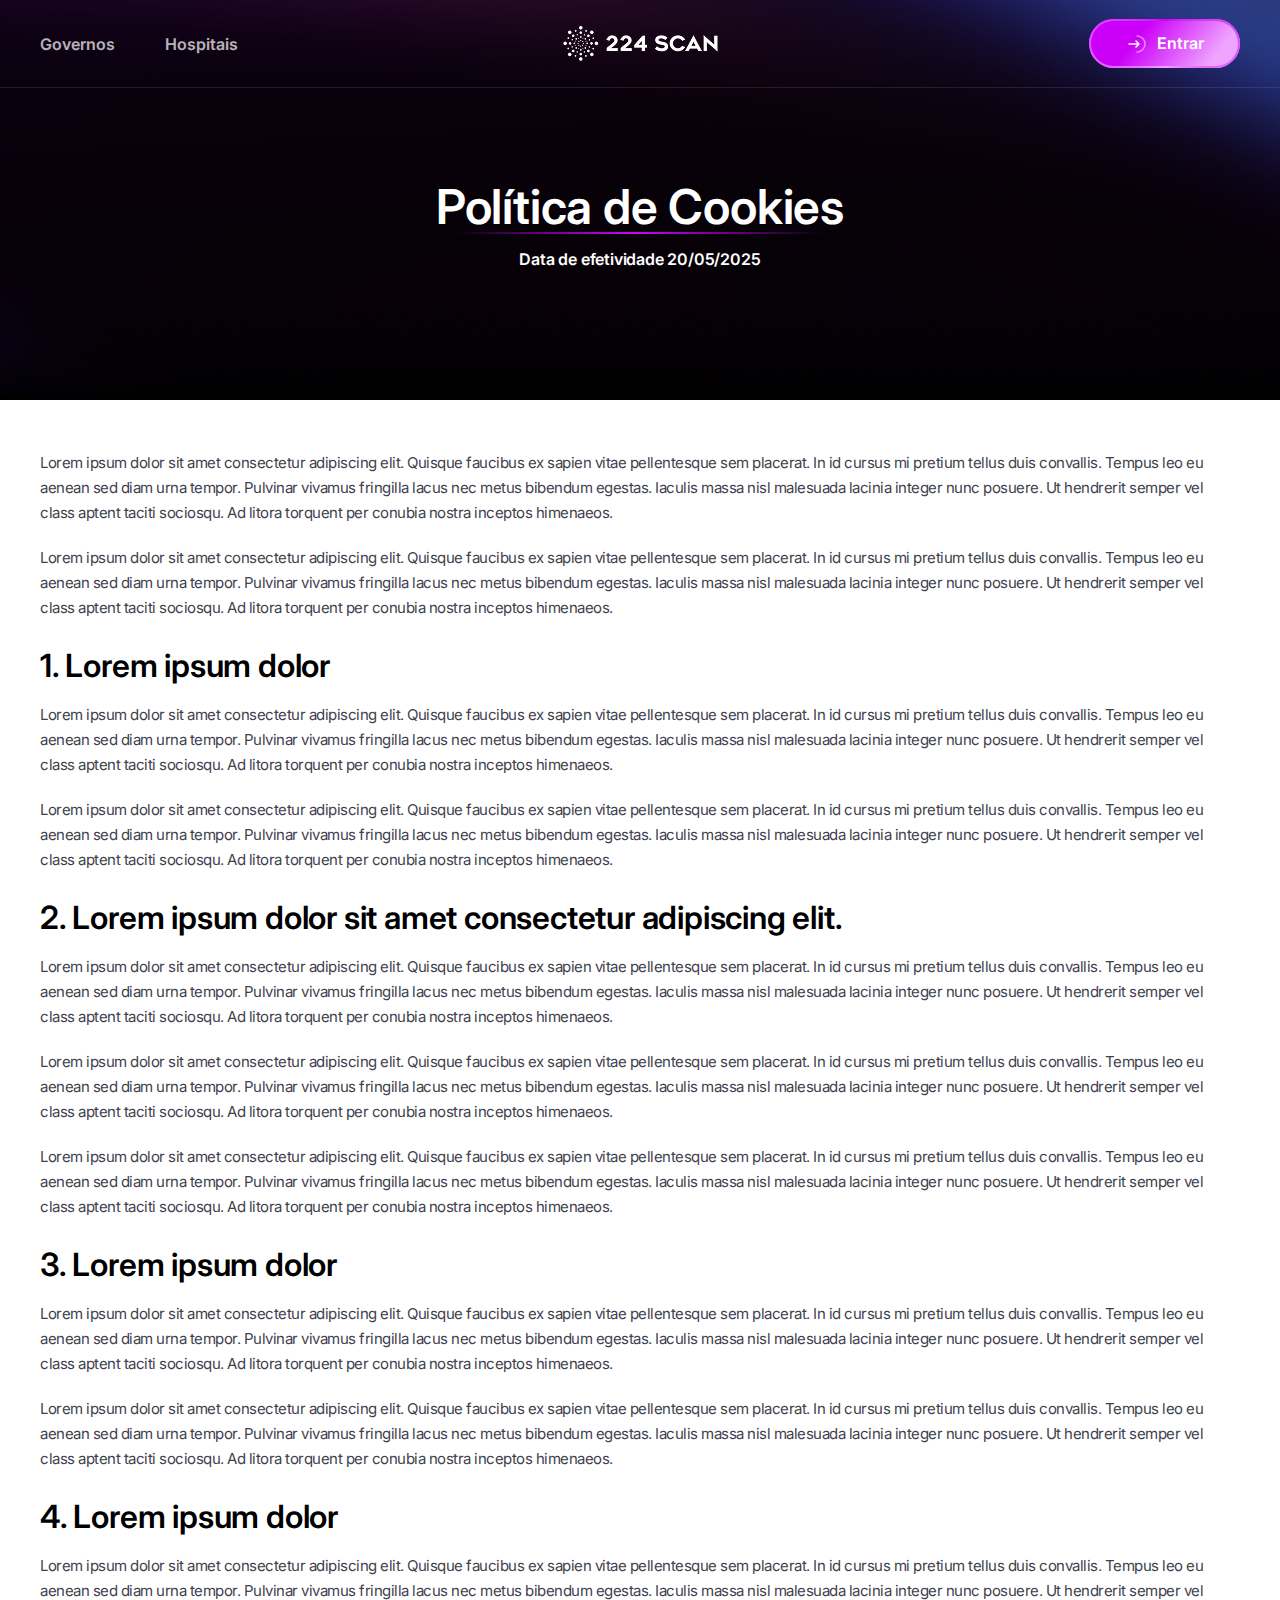
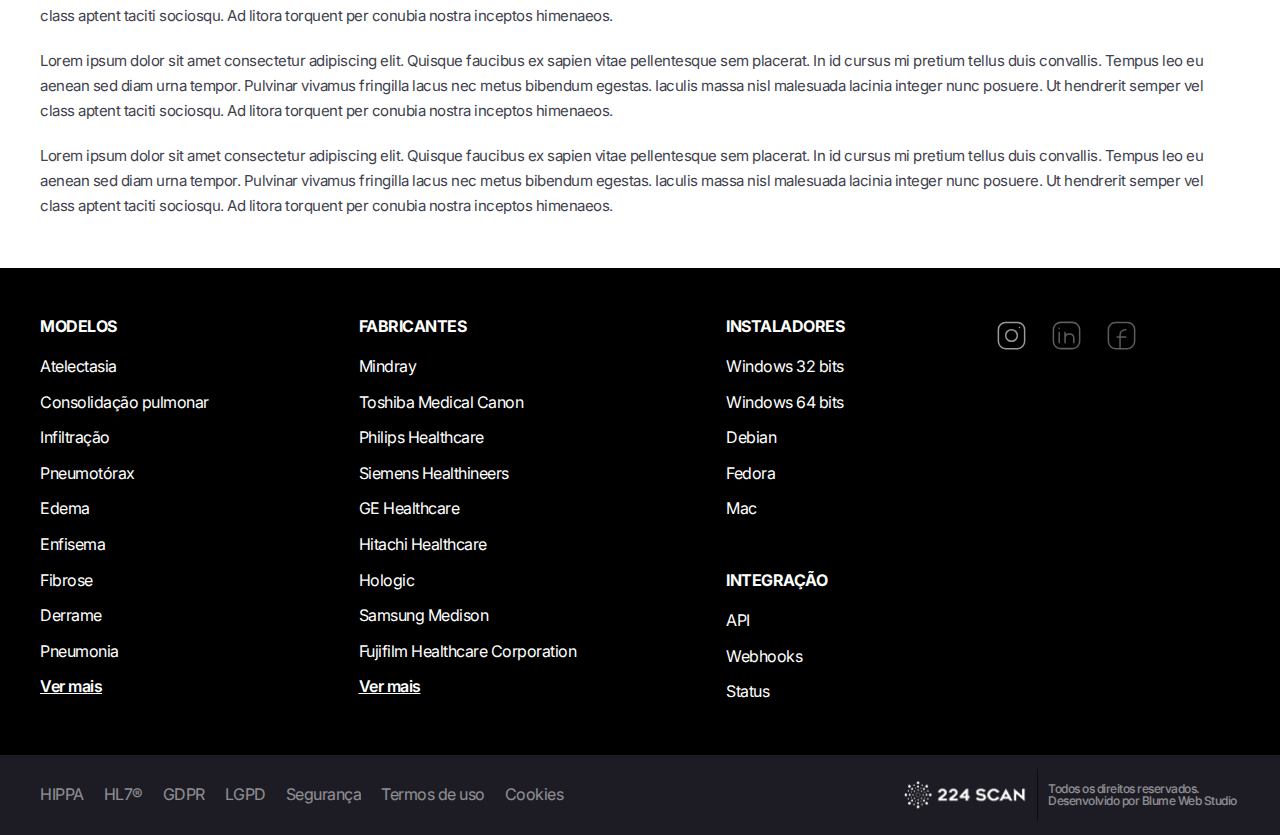
<file: politicas-de-cookies/index.html>
<!DOCTYPE html>
<html lang="pt-BR">

<head>
    <meta charset="UTF-8" />
    <title>Início</title>
    <link rel="preconnect" href="https://fonts.googleapis.com">
    <link rel="preconnect" href="https://fonts.gstatic.com" crossorigin>
    <link
        href="https://fonts.googleapis.com/css2?family=Inter:ital,opsz,wght@0,14..32,100..900;1,14..32,100..900&display=swap"
        rel="stylesheet">
    <link rel="stylesheet" href="../assets/css/style.css" />
</head>

<body>
    <header id="header">
        <section class="container">
            <div class="header-content">
                <nav class="header-left" aria-label="Navegação principal">
                    <ul class="header-menu">
                        <li>
                            <a href="#">Governos</a>
                        </li>
                        <li>
                            <a href="#">Hospitais</a>
                        </li>
                    </ul>
                </nav>

                <div class="header-center">
                    <a href="/" class="header-logo" aria-label="Página inicial">
                        <img src="../assets/img/logo-header.webp" alt="Logo 224 SCAN">
                    </a>
                </div>

                <div class="header-right">
                    <a href="#" class="btn" aria-label="Entrar na sua conta">
                        <img src="../assets/icons/seta-direita.svg" alt="" aria-hidden="true">
                        Entrar
                    </a>
                </div>
            </div>
            </s>
    </header>

    <main id="pg-docs">
        <section class="section-intro intro">
            <div class="intro-content">
                <h1 class="title-intro decorative-underline-gradient">Política de Cookies</h1>
                <p>Data de efetividade 20/05/2025</p>
            </div>
        </section>

        <section class="section-content">
            <div class="container">
                <div class="content-text">
                    <div>
                        <p>Lorem ipsum dolor sit amet consectetur adipiscing elit. Quisque faucibus ex sapien vitae
                            pellentesque sem placerat. In id cursus mi pretium tellus duis convallis. Tempus leo eu
                            aenean
                            sed diam urna tempor. Pulvinar vivamus fringilla lacus nec metus bibendum egestas. Iaculis
                            massa
                            nisl malesuada lacinia integer nunc posuere. Ut hendrerit semper vel class aptent taciti
                            sociosqu. Ad litora torquent per conubia nostra inceptos himenaeos.</p>

                        <p>Lorem ipsum dolor sit amet consectetur adipiscing elit. Quisque faucibus ex sapien vitae
                            pellentesque sem placerat. In id cursus mi pretium tellus duis convallis. Tempus leo eu
                            aenean
                            sed
                            diam urna tempor. Pulvinar vivamus fringilla lacus nec metus bibendum egestas. Iaculis massa
                            nisl
                            malesuada lacinia integer nunc posuere. Ut hendrerit semper vel class aptent taciti
                            sociosqu. Ad
                            litora torquent per conubia nostra inceptos himenaeos.</p>
                    </div>

                    <div>
                        <h3>1. Lorem ipsum dolor </h3>

                        <p>Lorem ipsum dolor sit amet consectetur adipiscing elit. Quisque faucibus ex sapien vitae
                            pellentesque sem placerat. In id cursus mi pretium tellus duis convallis. Tempus leo eu
                            aenean sed diam urna tempor. Pulvinar vivamus fringilla lacus nec metus bibendum egestas.
                            Iaculis massa nisl malesuada lacinia integer nunc posuere. Ut hendrerit semper vel class
                            aptent taciti sociosqu. Ad litora torquent per conubia nostra inceptos himenaeos.</p>

                        <p>Lorem ipsum dolor sit amet consectetur adipiscing elit. Quisque faucibus ex sapien vitae
                            pellentesque sem placerat. In id cursus mi pretium tellus duis convallis. Tempus leo eu
                            aenean sed diam urna tempor. Pulvinar vivamus fringilla lacus nec metus bibendum egestas.
                            Iaculis massa nisl malesuada lacinia integer nunc posuere. Ut hendrerit semper vel class
                            aptent taciti sociosqu. Ad litora torquent per conubia nostra inceptos himenaeos.</p>
                    </div>

                    <div>
                        <h3>2. Lorem ipsum dolor sit amet consectetur adipiscing elit.</h3>

                        <p>Lorem ipsum dolor sit amet consectetur adipiscing elit. Quisque faucibus ex sapien vitae
                            pellentesque sem placerat. In id cursus mi pretium tellus duis convallis. Tempus leo eu
                            aenean sed diam urna tempor. Pulvinar vivamus fringilla lacus nec metus bibendum egestas.
                            Iaculis massa nisl malesuada lacinia integer nunc posuere. Ut hendrerit semper vel class
                            aptent taciti sociosqu. Ad litora torquent per conubia nostra inceptos himenaeos.</p>

                        <p>Lorem ipsum dolor sit amet consectetur adipiscing elit. Quisque faucibus ex sapien vitae
                            pellentesque sem placerat. In id cursus mi pretium tellus duis convallis. Tempus leo eu
                            aenean sed diam urna tempor. Pulvinar vivamus fringilla lacus nec metus bibendum egestas.
                            Iaculis massa nisl malesuada lacinia integer nunc posuere. Ut hendrerit semper vel class
                            aptent taciti sociosqu. Ad litora torquent per conubia nostra inceptos himenaeos.</p>

                        <p>Lorem ipsum dolor sit amet consectetur adipiscing elit. Quisque faucibus ex sapien vitae
                            pellentesque sem placerat. In id cursus mi pretium tellus duis convallis. Tempus leo eu
                            aenean sed diam urna tempor. Pulvinar vivamus fringilla lacus nec metus bibendum egestas.
                            Iaculis massa nisl malesuada lacinia integer nunc posuere. Ut hendrerit semper vel class
                            aptent taciti sociosqu. Ad litora torquent per conubia nostra inceptos himenaeos.</p>
                    </div>

                    <div>
                        <h3>3. Lorem ipsum dolor</h3>

                        <p>Lorem ipsum dolor sit amet consectetur adipiscing elit. Quisque faucibus ex sapien vitae
                            pellentesque sem placerat. In id cursus mi pretium tellus duis convallis. Tempus leo eu
                            aenean sed diam urna tempor. Pulvinar vivamus fringilla lacus nec metus bibendum egestas.
                            Iaculis massa nisl malesuada lacinia integer nunc posuere. Ut hendrerit semper vel class
                            aptent taciti sociosqu. Ad litora torquent per conubia nostra inceptos himenaeos.</p>

                        <p>Lorem ipsum dolor sit amet consectetur adipiscing elit. Quisque faucibus ex sapien vitae
                            pellentesque sem placerat. In id cursus mi pretium tellus duis convallis. Tempus leo eu
                            aenean sed diam urna tempor. Pulvinar vivamus fringilla lacus nec metus bibendum egestas.
                            Iaculis massa nisl malesuada lacinia integer nunc posuere. Ut hendrerit semper vel class
                            aptent taciti sociosqu. Ad litora torquent per conubia nostra inceptos himenaeos.</p>
                    </div>

                    <div>
                        <h3>4. Lorem ipsum dolor</h3>

                        <p>Lorem ipsum dolor sit amet consectetur adipiscing elit. Quisque faucibus ex sapien vitae
                            pellentesque sem placerat. In id cursus mi pretium tellus duis convallis. Tempus leo eu
                            aenean sed diam urna tempor. Pulvinar vivamus fringilla lacus nec metus bibendum egestas.
                            Iaculis massa nisl malesuada lacinia integer nunc posuere. Ut hendrerit semper vel class
                            aptent taciti sociosqu. Ad litora torquent per conubia nostra inceptos himenaeos.</p>

                        <p>Lorem ipsum dolor sit amet consectetur adipiscing elit. Quisque faucibus ex sapien vitae
                            pellentesque sem placerat. In id cursus mi pretium tellus duis convallis. Tempus leo eu
                            aenean sed diam urna tempor. Pulvinar vivamus fringilla lacus nec metus bibendum egestas.
                            Iaculis massa nisl malesuada lacinia integer nunc posuere. Ut hendrerit semper vel class
                            aptent taciti sociosqu. Ad litora torquent per conubia nostra inceptos himenaeos.</p>

                        <p>Lorem ipsum dolor sit amet consectetur adipiscing elit. Quisque faucibus ex sapien vitae
                            pellentesque sem placerat. In id cursus mi pretium tellus duis convallis. Tempus leo eu
                            aenean sed diam urna tempor. Pulvinar vivamus fringilla lacus nec metus bibendum egestas.
                            Iaculis massa nisl malesuada lacinia integer nunc posuere. Ut hendrerit semper vel class
                            aptent taciti sociosqu. Ad litora torquent per conubia nostra inceptos himenaeos.</p>
                    </div>
                </div>
            </div>
        </section>
    </main>

    <footer id="footer">
        <section class="container">
            <div class="footer-content">
                <div aria-labelledby="footer-modelos">
                    <h3 id="footer-modelos">Modelos</h3>
                    <ul>
                        <li>
                            <a href="#">Atelectasia</a>
                        </li>
                        <li>
                            <a href="#">Consolidação pulmonar</a>
                        </li>
                        <li>
                            <a href="#">Infiltração</a>
                        </li>
                        <li>
                            <a href="#">Pneumotórax</a>
                        </li>
                        <li>
                            <a href="#">Edema</a>
                        </li>
                        <li>
                            <a href="#">Enfisema</a>
                        </li>
                        <li>
                            <a href="#">Fibrose</a>
                        </li>
                        <li>
                            <a href="#">Derrame</a>
                        </li>
                        <li>
                            <a href="#">Pneumonia</a>
                        </li>
                        <li>
                            <a href="#" class="load-more">Ver mais</a>
                        </li>
                    </ul>
                </div>
                <div aria-labelledby="footer-fabricantes">
                    <h3 id="footer-fabricantes">Fabricantes</h3>
                    <ul>
                        <li>
                            <a href="#">Mindray</a>
                        </li>
                        <li>
                            <a href="#">Toshiba Medical Canon</a>
                        </li>
                        <li>
                            <a href="#">Philips Healthcare</a>
                        </li>
                        <li>
                            <a href="#">Siemens Healthineers</a>
                        </li>
                        <li>
                            <a href="#">GE Healthcare</a>
                        </li>
                        <li>
                            <a href="#">Hitachi Healthcare</a>
                        </li>
                        <li>
                            <a href="#">Hologic</a>
                        </li>
                        <li>
                            <a href="#">Samsung Medison</a>
                        </li>
                        <li>
                            <a href="#">Fujifilm Healthcare Corporation</a>
                        </li>
                        <li>
                            <a href="#" class="load-more">Ver mais</a>
                        </li>
                    </ul>
                </div>
                <div aria-labelledby="footer-instaladores">
                    <h3 id="footer-instaladores">Instaladores</h3>
                    <ul>
                        <li>
                            <a href="#">Windows 32 bits</a>
                        </li>
                        <li>
                            <a href="#">Windows 64 bits</a>
                        </li>
                        <li>
                            <a href="#">Debian</a>
                        </li>
                        <li>
                            <a href="#">Fedora</a>
                        </li>
                        <li>
                            <a href="#">Mac</a>
                        </li>
                    </ul>

                    <h3 id="footer-integracao">Integração</h3>
                    <ul>
                        <li>
                            <a href="#">API</a>
                        </li>
                        <li>
                            <a href="#">Webhooks</a>
                        </li>
                        <li>
                            <a href="#">Status</a>
                        </li>
                    </ul>
                </div>
                <div class="social-links" aria-label="Redes sociais">
                    <a href="#">
                        <img src="../assets/icons/icone-instagram.svg" alt="Logo Instagram">
                    </a>
                    <a href="#">
                        <img src="../assets/icons/icone-linkedin.svg" alt="Logo LinkedIn">
                    </a>
                    <a href="#">
                        <img src="../assets/icons/icone-facebook.svg" alt="Logo Facebook">
                    </a>
                </div>
            </div>
        </section>

        <section class="footer-bottom">
            <div class="container">
                <div class="footer-infos">
                    <ul>
                        <li>
                            <a href="#">HIPPA</a>
                        </li>
                        <li>
                            <a href="#">HL7®</a>
                        </li>
                        <li>
                            <a href="#">GDPR</a>
                        </li>
                        <li>
                            <a href="#">LGPD</a>
                        </li>
                        <li>
                            <a href="#">Segurança</a>
                        </li>
                        <li>
                            <a href="#">Termos de uso</a>
                        </li>
                        <li>
                            <a href="#">Cookies</a>
                        </li>
                    </ul>

                    <div class="footer-branding">
                        <a href="/" class="footer-logo" aria-label="Página inicial">
                            <img src="../assets/img/logo-footer.webp" alt="Logo 224 SCAN">
                        </a>
                        <p>Todos os direitos reservados.
                            Desenvolvido por <a href="#">Blume Web Studio</a></p>
                    </div>
                </div>
            </div>
        </section>
    </footer>

    <script src="../assets/js/script.js"></script>
</body>

</html>
</file>
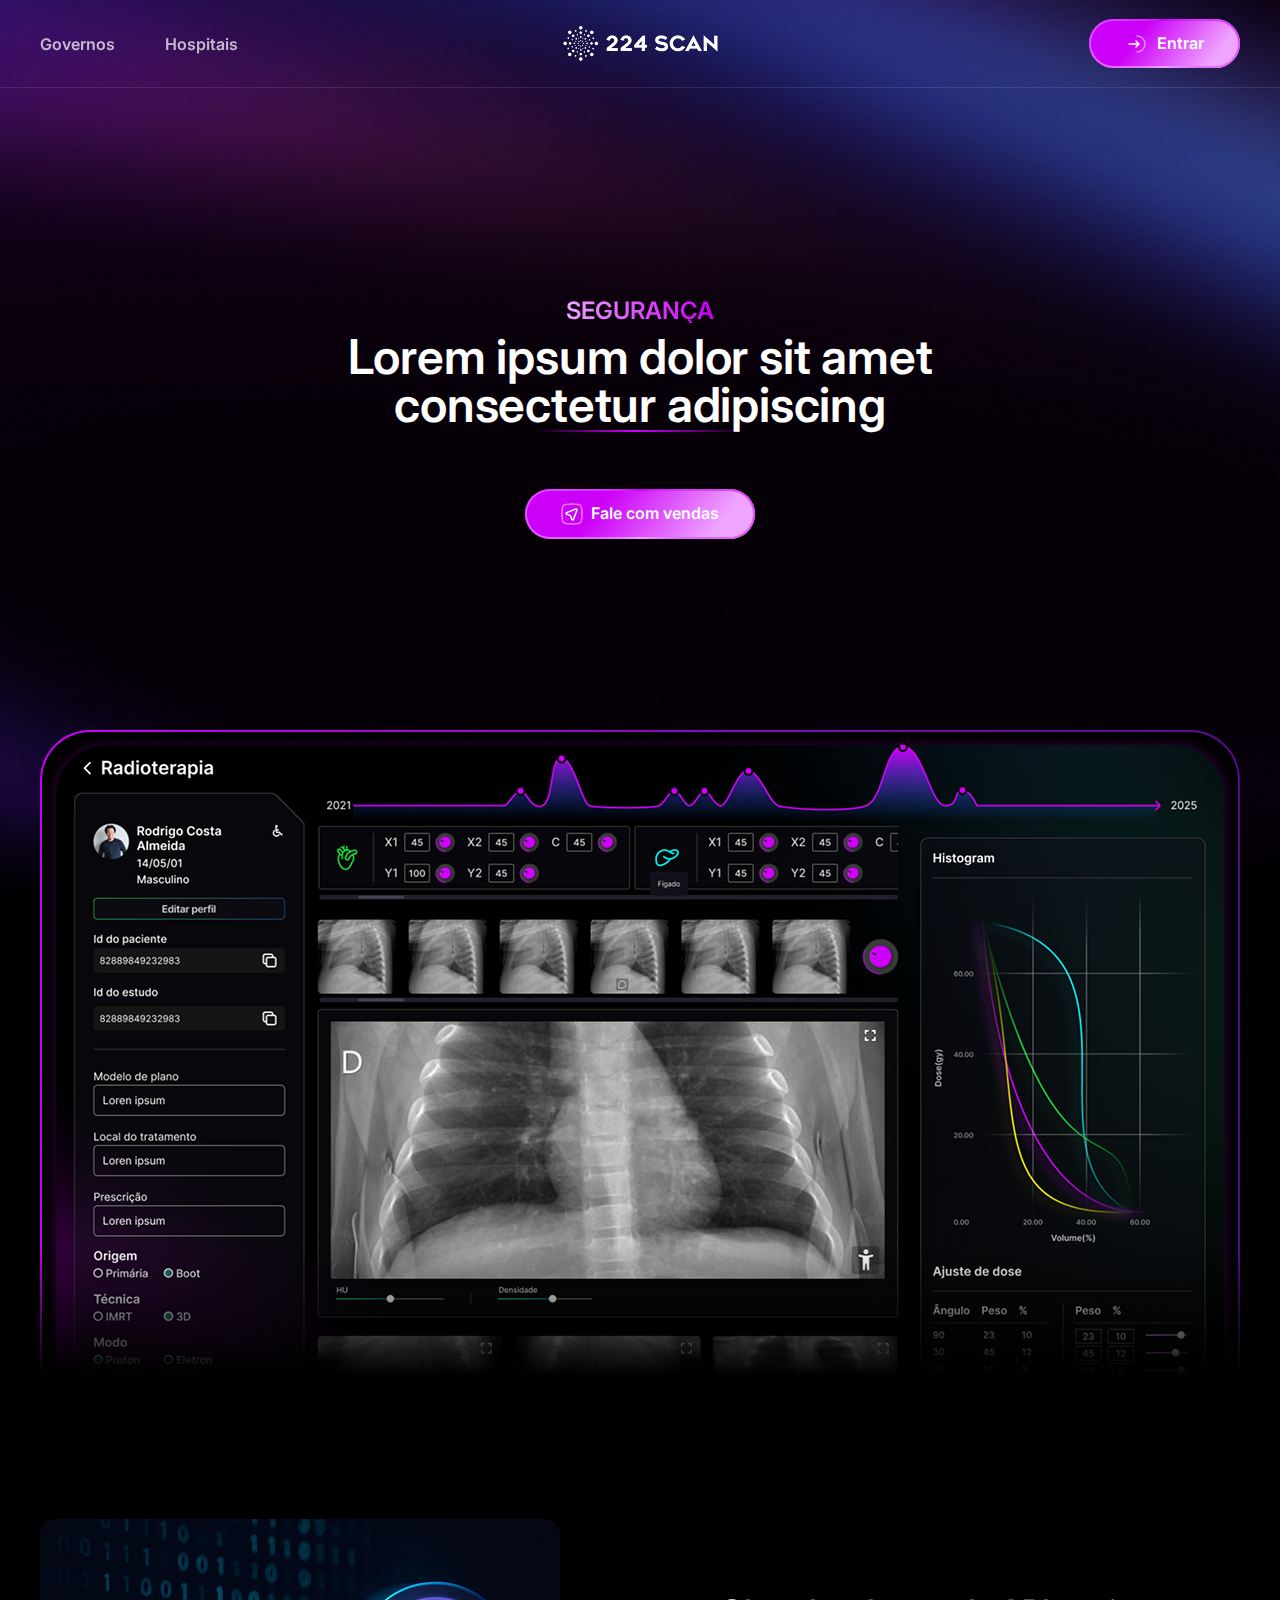
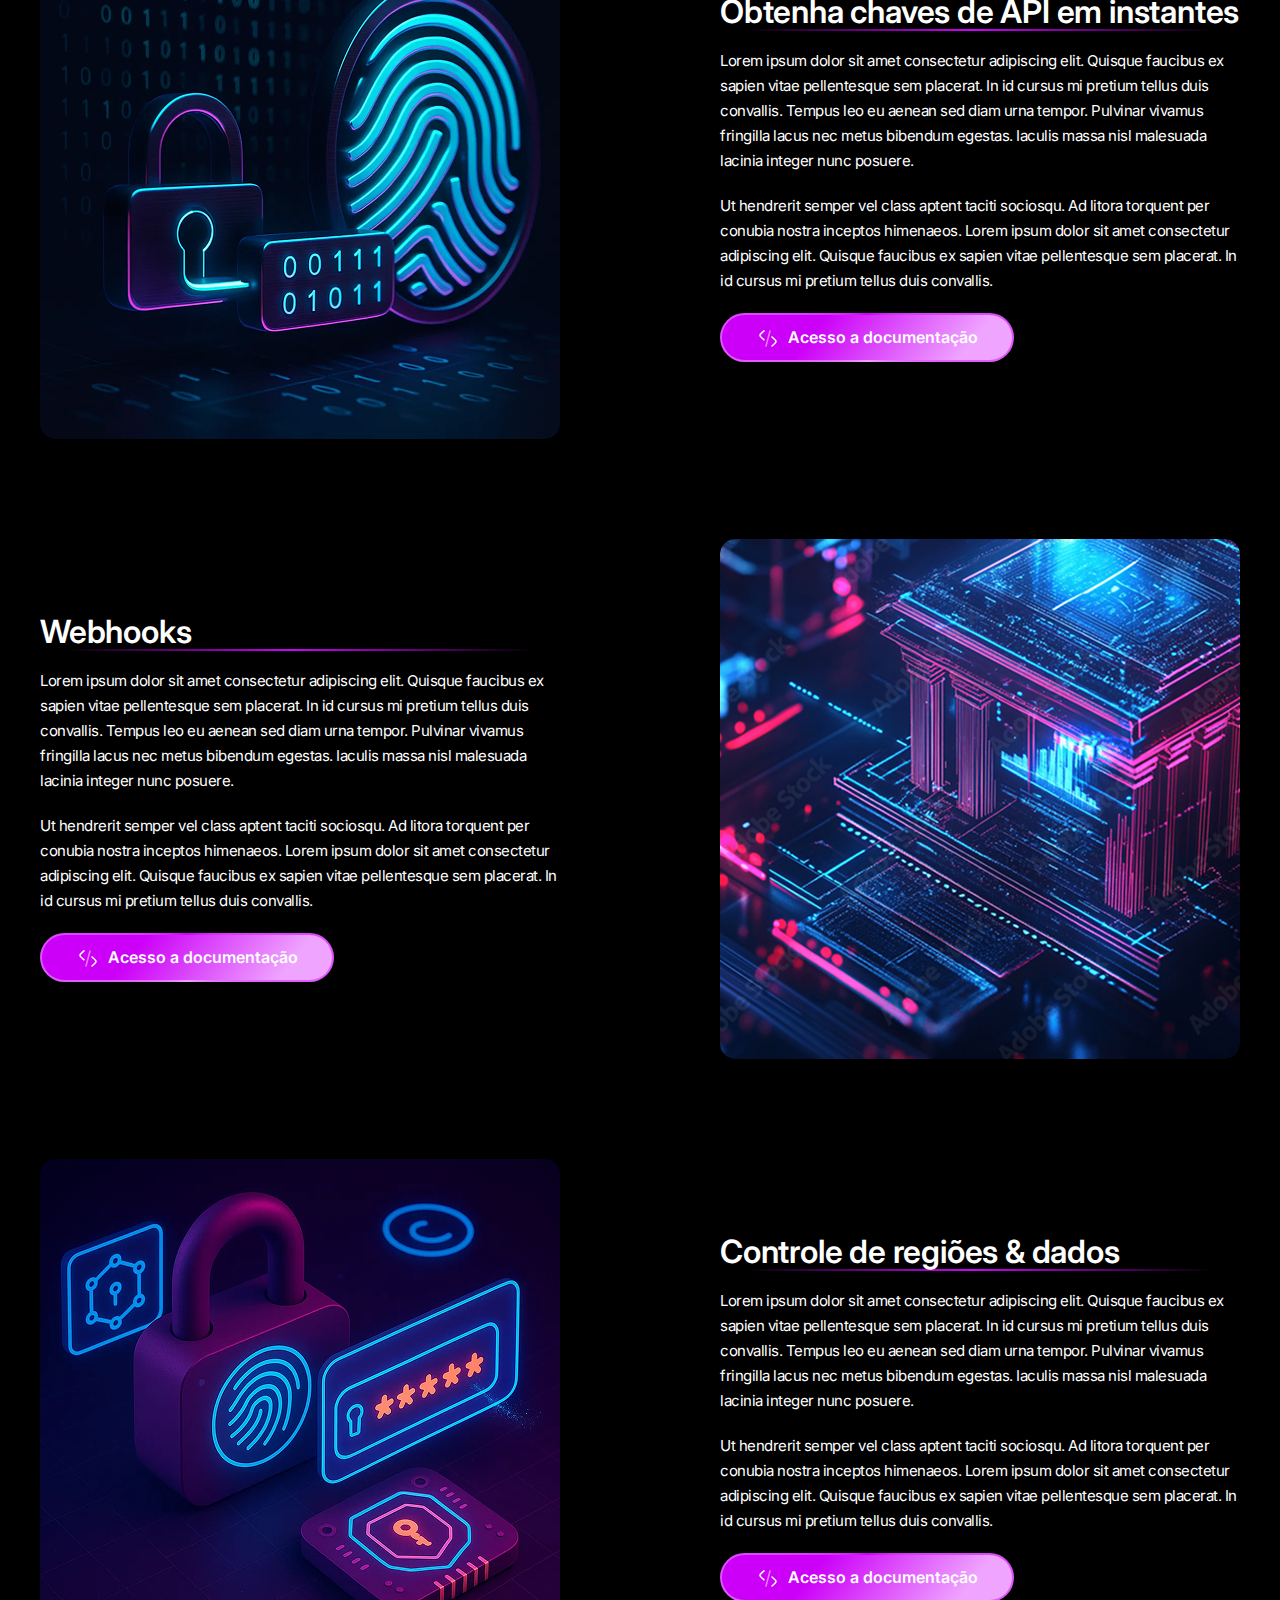
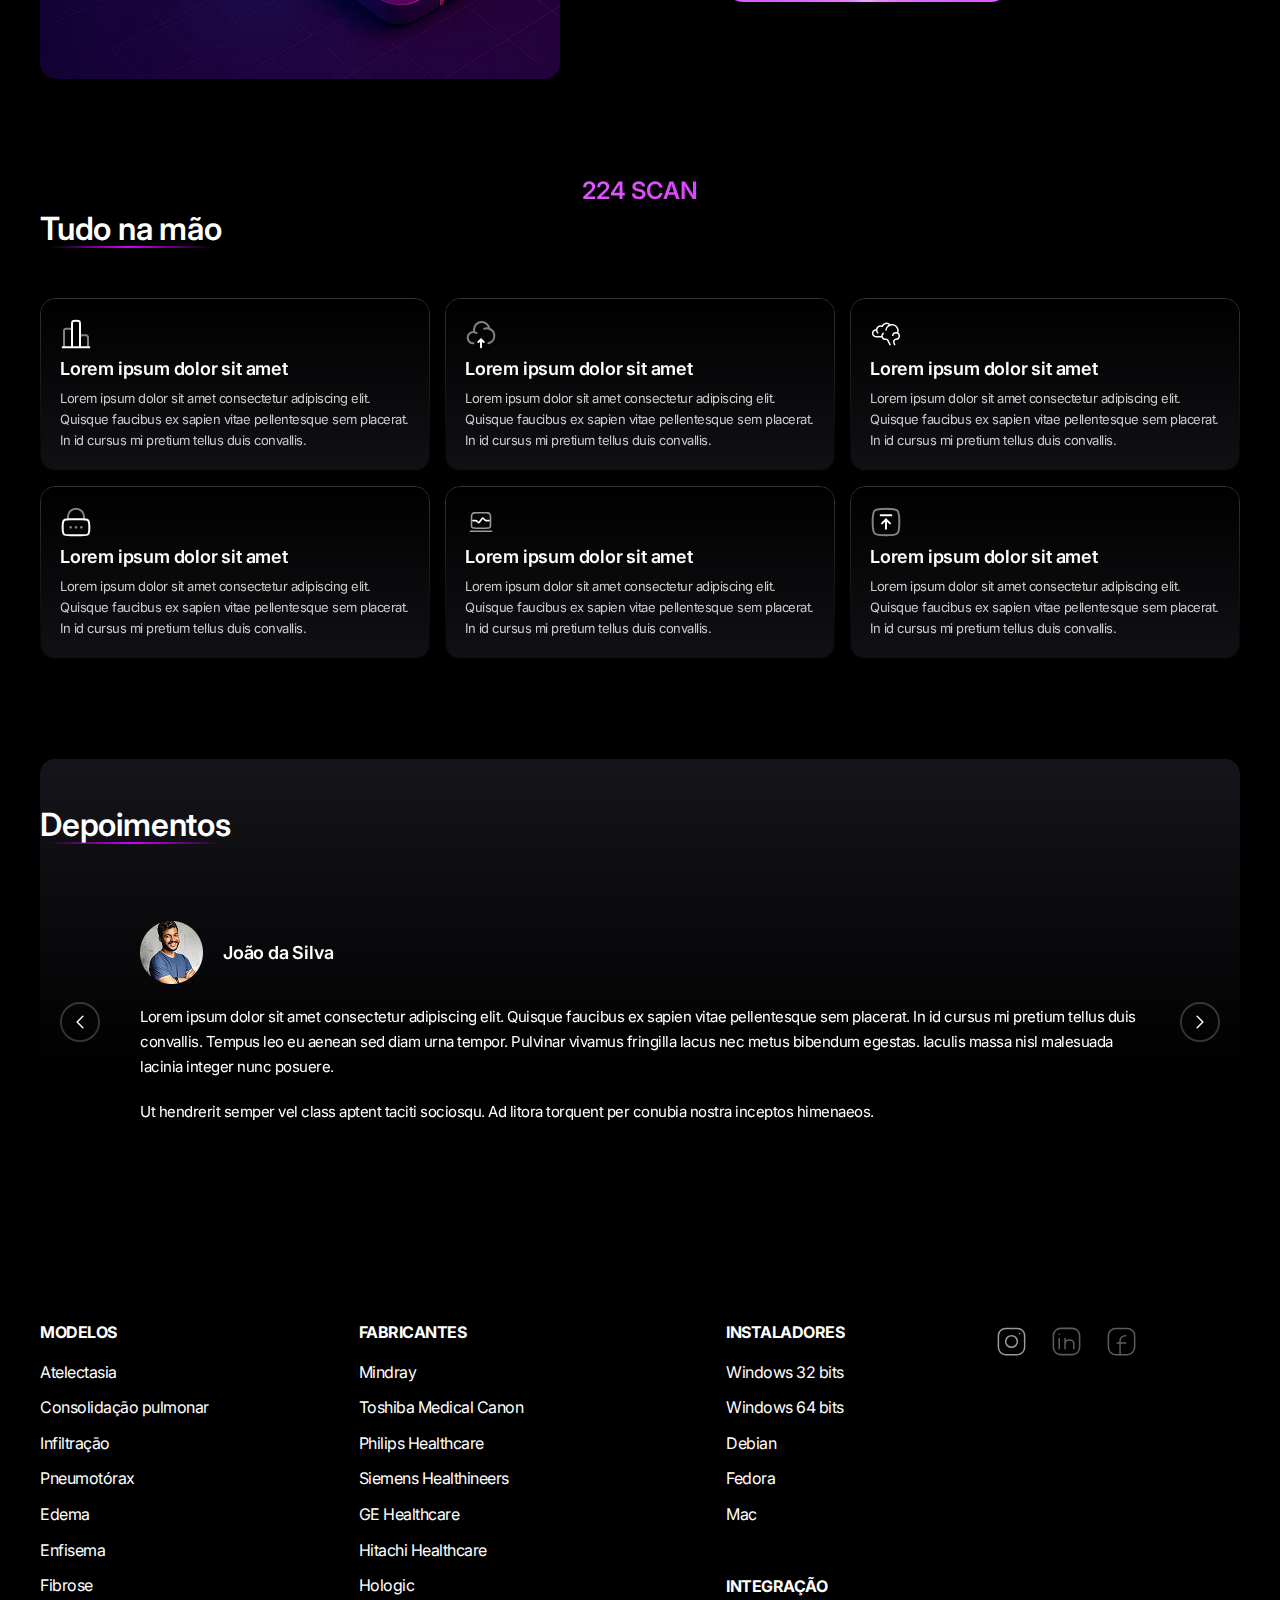
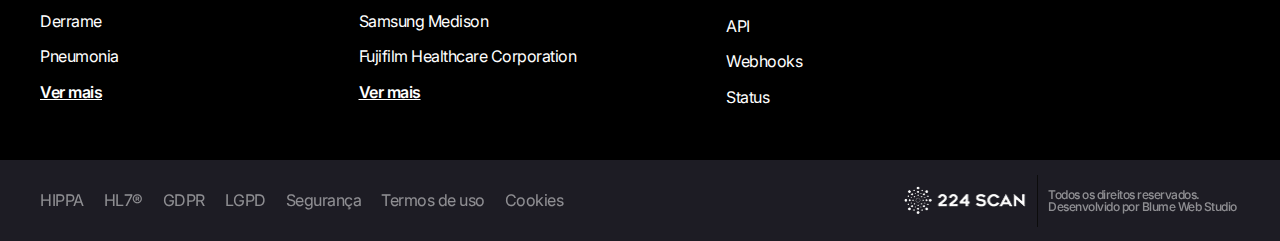
<file: seguranca/index.html>
<!DOCTYPE html>
<html lang="pt-BR">

<head>
    <meta charset="UTF-8" />
    <title>Início</title>
    <link rel="preconnect" href="https://fonts.googleapis.com">
    <link rel="preconnect" href="https://fonts.gstatic.com" crossorigin>
    <link
        href="https://fonts.googleapis.com/css2?family=Inter:ital,opsz,wght@0,14..32,100..900;1,14..32,100..900&display=swap"
        rel="stylesheet">
    <link rel="stylesheet" href="../assets/css/style.css" />
</head>

<body>
    <header id="header">
        <section class="container">
            <div class="header-content">
                <nav class="header-left" aria-label="Navegação principal">
                    <ul class="header-menu">
                        <li>
                            <a href="#">Governos</a>
                        </li>
                        <li>
                            <a href="#">Hospitais</a>
                        </li>
                    </ul>
                </nav>

                <div class="header-center">
                    <a href="/" class="header-logo" aria-label="Página inicial">
                        <img src="../assets/img/logo-header.webp" alt="Logo 224 SCAN">
                    </a>
                </div>

                <div class="header-right">
                    <a href="#" class="btn" aria-label="Entrar na sua conta">
                        <img src="../assets/icons/seta-direita.svg" alt="" aria-hidden="true">
                        Entrar
                    </a>
                </div>
            </div>
            </s>
    </header>

    <main id="pg-static">
        <section class="section-intro intro">
            <div class="intro-content">
                <p class="subtitle">Segurança</p>
                <h1 class="title-intro decorative-underline-gradient">Lorem ipsum dolor sit amet consectetur adipiscing
                </h1>

                <div class="intro-btns">
                    <a href="#" class="btn" aria-label="Falar com vendas">
                        <img src="../assets/icons/flecha-vendas.svg" alt="" aria-hidden="true">
                        Fale com vendas
                    </a>
                </div>
            </div>
        </section>

        <section class="section-top">
            <div class="container">
                <div class="top-img">
                    <img src="/assets/img/hippa.webp" alt="Hippa">
                </div>
            </div>
        </section>

        <section class="section-split mb">
            <div class="container">
                <div class="split-content">
                    <div class="split-img">
                        <img src="/assets/img/seguranca.webp" alt="Imagem de descrição">
                    </div>

                    <div class="split-infos">
                        <h2 class="title-section decorative-underline-gradient">Obtenha chaves de API em instantes</h2>

                        <p>Lorem ipsum dolor sit amet consectetur adipiscing elit. Quisque faucibus ex sapien vitae
                            pellentesque sem placerat. In id cursus mi pretium tellus duis convallis. Tempus leo eu
                            aenean sed diam urna tempor. Pulvinar vivamus fringilla lacus nec metus bibendum egestas.
                            Iaculis massa nisl malesuada lacinia integer nunc posuere.</p>

                        <p>Ut hendrerit semper vel class aptent taciti sociosqu. Ad litora torquent per conubia nostra
                            inceptos himenaeos.
                            Lorem ipsum dolor sit amet consectetur adipiscing elit. Quisque faucibus ex sapien vitae
                            pellentesque sem placerat. In id cursus mi pretium tellus duis convallis.</p>

                        <a href="#" class="btn" aria-label="Falar com vendas">
                            <img src="../assets/icons/code.svg" alt="" aria-hidden="true">
                            Acesso a documentação
                        </a>
                    </div>
                </div>
            </div>
        </section>

        <section class="section-split mb">
            <div class="container">
                <div class="split-content">
                    <div class="split-infos">
                        <h2 class="title-section decorative-underline-gradient">Webhooks</h2>

                        <p>Lorem ipsum dolor sit amet consectetur adipiscing elit. Quisque faucibus ex sapien vitae
                            pellentesque sem placerat. In id cursus mi pretium tellus duis convallis. Tempus leo eu
                            aenean sed diam urna tempor. Pulvinar vivamus fringilla lacus nec metus bibendum egestas.
                            Iaculis massa nisl malesuada lacinia integer nunc posuere.</p>

                        <p>Ut hendrerit semper vel class aptent taciti sociosqu. Ad litora torquent per conubia nostra
                            inceptos himenaeos.
                            Lorem ipsum dolor sit amet consectetur adipiscing elit. Quisque faucibus ex sapien vitae
                            pellentesque sem placerat. In id cursus mi pretium tellus duis convallis.</p>

                        <a href="#" class="btn" aria-label="Falar com vendas">
                            <img src="../assets/icons/code.svg" alt="" aria-hidden="true">
                            Acesso a documentação
                        </a>
                    </div>

                    <div class="split-img">
                        <img src="/assets/img/seguranca-1.webp" alt="Imagem de descrição">
                    </div>
                </div>
            </div>
        </section>

        <section class="section-split">
            <div class="container">
                <div class="split-content">
                    <div class="split-img">
                        <img src="/assets/img/chaves-api.webp" alt="Imagem de descrição">
                    </div>

                    <div class="split-infos">
                        <h2 class="title-section decorative-underline-gradient">Controle de regiões & dados</h2>

                        <p>Lorem ipsum dolor sit amet consectetur adipiscing elit. Quisque faucibus ex sapien vitae
                            pellentesque sem placerat. In id cursus mi pretium tellus duis convallis. Tempus leo eu
                            aenean sed diam urna tempor. Pulvinar vivamus fringilla lacus nec metus bibendum egestas.
                            Iaculis massa nisl malesuada lacinia integer nunc posuere.</p>

                        <p>Ut hendrerit semper vel class aptent taciti sociosqu. Ad litora torquent per conubia nostra
                            inceptos himenaeos.
                            Lorem ipsum dolor sit amet consectetur adipiscing elit. Quisque faucibus ex sapien vitae
                            pellentesque sem placerat. In id cursus mi pretium tellus duis convallis.</p>

                        <a href="#" class="btn" aria-label="Falar com vendas">
                            <img src="../assets/icons/code.svg" alt="" aria-hidden="true">
                            Acesso a documentação
                        </a>
                    </div>
                </div>
            </div>
        </section>

        <section class="section-cards">
            <div class="container">
                <div class="cards-top">
                    <p class="subtitle">224 scan</p>
                    <h2 class="title-section decorative-underline-gradient">Tudo na mão</h2>
                </div>
                <div class="cards-list">
                    <div class="cards-item">
                        <img src="/assets/icons/chart-line.svg" alt="Icone">
                        <h3>Lorem ipsum dolor sit amet</h3>
                        <p>Lorem ipsum dolor sit amet consectetur adipiscing elit. Quisque faucibus ex sapien vitae
                            pellentesque sem placerat. In id cursus mi pretium tellus duis convallis.</p>
                    </div>

                    <div class="cards-item">
                        <img src="/assets/icons/upload-line.svg" alt="Icone">
                        <h3>Lorem ipsum dolor sit amet</h3>
                        <p>Lorem ipsum dolor sit amet consectetur adipiscing elit. Quisque faucibus ex sapien vitae
                            pellentesque sem placerat. In id cursus mi pretium tellus duis convallis.</p>
                    </div>

                    <div class="cards-item">
                        <img src="/assets/icons/brain.svg" alt="Icone">
                        <h3>Lorem ipsum dolor sit amet</h3>
                        <p>Lorem ipsum dolor sit amet consectetur adipiscing elit. Quisque faucibus ex sapien vitae
                            pellentesque sem placerat. In id cursus mi pretium tellus duis convallis.</p>
                    </div>

                    <div class="cards-item">
                        <img src="/assets/icons/password-line.svg" alt="Icone">
                        <h3>Lorem ipsum dolor sit amet</h3>
                        <p>Lorem ipsum dolor sit amet consectetur adipiscing elit. Quisque faucibus ex sapien vitae
                            pellentesque sem placerat. In id cursus mi pretium tellus duis convallis.</p>
                    </div>

                    <div class="cards-item">
                        <img src="/assets/icons/laptop-minimalistic.svg" alt="Icone">
                        <h3>Lorem ipsum dolor sit amet</h3>
                        <p>Lorem ipsum dolor sit amet consectetur adipiscing elit. Quisque faucibus ex sapien vitae
                            pellentesque sem placerat. In id cursus mi pretium tellus duis convallis.</p>
                    </div>

                    <div class="cards-item">
                        <img src="/assets/icons/square-line.svg" alt="Icone">
                        <h3>Lorem ipsum dolor sit amet</h3>
                        <p>Lorem ipsum dolor sit amet consectetur adipiscing elit. Quisque faucibus ex sapien vitae
                            pellentesque sem placerat. In id cursus mi pretium tellus duis convallis.</p>
                    </div>
                </div>
            </div>
        </section>

        <section class="carousel-models section-testimonials">
            <div class="container">
                <div class="carousel-content">
                    <h2 class="title-section decorative-underline-gradient">Depoimentos</h2>

                    <div class="carousel-wrapper">
                        <button class="carousel-arrow prev" aria-label="Slide anterior">
                            <img src="/assets/icons/arrow-carrossel-esquerda.svg" alt="Seta esquerda">
                        </button>
                        <button class="carousel-arrow next" aria-label="Próximo slide">
                            <img src="/assets/icons/arrow-carrossel-direita.svg" alt="Seta direita">
                        </button>

                        <div class="carousel-list">

                            <div class="testimonials-item">
                                <div class="testimonials-user">
                                    <div class="testimonials-img">
                                        <img src="/assets/img/user-foto.webp" alt="Usuário">
                                    </div>
                                    <h3>João da Silva</h3>
                                </div>

                                <div class="testimonials-content">
                                    <p>Lorem ipsum dolor sit amet consectetur adipiscing elit. Quisque faucibus ex
                                        sapien vitae pellentesque sem placerat. In id cursus mi pretium tellus duis
                                        convallis. Tempus leo eu aenean sed diam urna tempor. Pulvinar vivamus fringilla
                                        lacus nec metus bibendum egestas. Iaculis massa nisl malesuada lacinia integer
                                        nunc posuere.</p>

                                    <p>Ut hendrerit semper vel class aptent taciti sociosqu. Ad litora torquent per
                                        conubia nostra inceptos himenaeos.</p>
                                </div>
                            </div>

                            <div class="testimonials-item">
                                <div class="testimonials-user">
                                    <div class="testimonials-img">
                                        <img src="/assets/img/user-foto.webp" alt="Usuário">
                                    </div>
                                    <h3>João da Silva</h3>
                                </div>

                                <div class="testimonials-content">
                                    <p>Lorem ipsum dolor sit amet consectetur adipiscing elit. Quisque faucibus ex
                                        sapien vitae pellentesque sem placerat. In id cursus mi pretium tellus duis
                                        convallis. Tempus leo eu aenean sed diam urna tempor. Pulvinar vivamus fringilla
                                        lacus nec metus bibendum egestas. Iaculis massa nisl malesuada lacinia integer
                                        nunc posuere.</p>

                                    <p>Ut hendrerit semper vel class aptent taciti sociosqu. Ad litora torquent per
                                        conubia nostra inceptos himenaeos.</p>
                                </div>
                            </div>

                            <div class="testimonials-item">
                                <div class="testimonials-user">
                                    <div class="testimonials-img">
                                        <img src="/assets/img/user-foto.webp" alt="Usuário">
                                    </div>
                                    <h3>João da Silva</h3>
                                </div>

                                <div class="testimonials-content">
                                    <p>Lorem ipsum dolor sit amet consectetur adipiscing elit. Quisque faucibus ex
                                        sapien vitae pellentesque sem placerat. In id cursus mi pretium tellus duis
                                        convallis. Tempus leo eu aenean sed diam urna tempor. Pulvinar vivamus fringilla
                                        lacus nec metus bibendum egestas. Iaculis massa nisl malesuada lacinia integer
                                        nunc posuere.</p>

                                    <p>Ut hendrerit semper vel class aptent taciti sociosqu. Ad litora torquent per
                                        conubia nostra inceptos himenaeos.</p>
                                </div>
                            </div>
                        </div>
                    </div>
                </div>
            </div>
        </section>
    </main>

    <footer id="footer">
        <section class="container">
            <div class="footer-content">
                <div aria-labelledby="footer-modelos">
                    <h3 id="footer-modelos">Modelos</h3>
                    <ul>
                        <li>
                            <a href="#">Atelectasia</a>
                        </li>
                        <li>
                            <a href="#">Consolidação pulmonar</a>
                        </li>
                        <li>
                            <a href="#">Infiltração</a>
                        </li>
                        <li>
                            <a href="#">Pneumotórax</a>
                        </li>
                        <li>
                            <a href="#">Edema</a>
                        </li>
                        <li>
                            <a href="#">Enfisema</a>
                        </li>
                        <li>
                            <a href="#">Fibrose</a>
                        </li>
                        <li>
                            <a href="#">Derrame</a>
                        </li>
                        <li>
                            <a href="#">Pneumonia</a>
                        </li>
                        <li>
                            <a href="#" class="load-more">Ver mais</a>
                        </li>
                    </ul>
                </div>
                <div aria-labelledby="footer-fabricantes">
                    <h3 id="footer-fabricantes">Fabricantes</h3>
                    <ul>
                        <li>
                            <a href="#">Mindray</a>
                        </li>
                        <li>
                            <a href="#">Toshiba Medical Canon</a>
                        </li>
                        <li>
                            <a href="#">Philips Healthcare</a>
                        </li>
                        <li>
                            <a href="#">Siemens Healthineers</a>
                        </li>
                        <li>
                            <a href="#">GE Healthcare</a>
                        </li>
                        <li>
                            <a href="#">Hitachi Healthcare</a>
                        </li>
                        <li>
                            <a href="#">Hologic</a>
                        </li>
                        <li>
                            <a href="#">Samsung Medison</a>
                        </li>
                        <li>
                            <a href="#">Fujifilm Healthcare Corporation</a>
                        </li>
                        <li>
                            <a href="#" class="load-more">Ver mais</a>
                        </li>
                    </ul>
                </div>
                <div aria-labelledby="footer-instaladores">
                    <h3 id="footer-instaladores">Instaladores</h3>
                    <ul>
                        <li>
                            <a href="#">Windows 32 bits</a>
                        </li>
                        <li>
                            <a href="#">Windows 64 bits</a>
                        </li>
                        <li>
                            <a href="#">Debian</a>
                        </li>
                        <li>
                            <a href="#">Fedora</a>
                        </li>
                        <li>
                            <a href="#">Mac</a>
                        </li>
                    </ul>

                    <h3 id="footer-integracao">Integração</h3>
                    <ul>
                        <li>
                            <a href="#">API</a>
                        </li>
                        <li>
                            <a href="#">Webhooks</a>
                        </li>
                        <li>
                            <a href="#">Status</a>
                        </li>
                    </ul>
                </div>
                <div class="social-links" aria-label="Redes sociais">
                    <a href="#">
                        <img src="../assets/icons/icone-instagram.svg" alt="Logo Instagram">
                    </a>
                    <a href="#">
                        <img src="../assets/icons/icone-linkedin.svg" alt="Logo LinkedIn">
                    </a>
                    <a href="#">
                        <img src="../assets/icons/icone-facebook.svg" alt="Logo Facebook">
                    </a>
                </div>
            </div>
        </section>

        <section class="footer-bottom">
            <div class="container">
                <div class="footer-infos">
                    <ul>
                        <li>
                            <a href="#">HIPPA</a>
                        </li>
                        <li>
                            <a href="#">HL7®</a>
                        </li>
                        <li>
                            <a href="#">GDPR</a>
                        </li>
                        <li>
                            <a href="#">LGPD</a>
                        </li>
                        <li>
                            <a href="#">Segurança</a>
                        </li>
                        <li>
                            <a href="#">Termos de uso</a>
                        </li>
                        <li>
                            <a href="#">Cookies</a>
                        </li>
                    </ul>

                    <div class="footer-branding">
                        <a href="/" class="footer-logo" aria-label="Página inicial">
                            <img src="../assets/img/logo-footer.webp" alt="Logo 224 SCAN">
                        </a>
                        <p>Todos os direitos reservados.
                            Desenvolvido por <a href="#">Blume Web Studio</a></p>
                    </div>
                </div>
            </div>
        </section>
    </footer>

    <script src="../assets/js/script.js"></script>
</body>

</html>
</file>
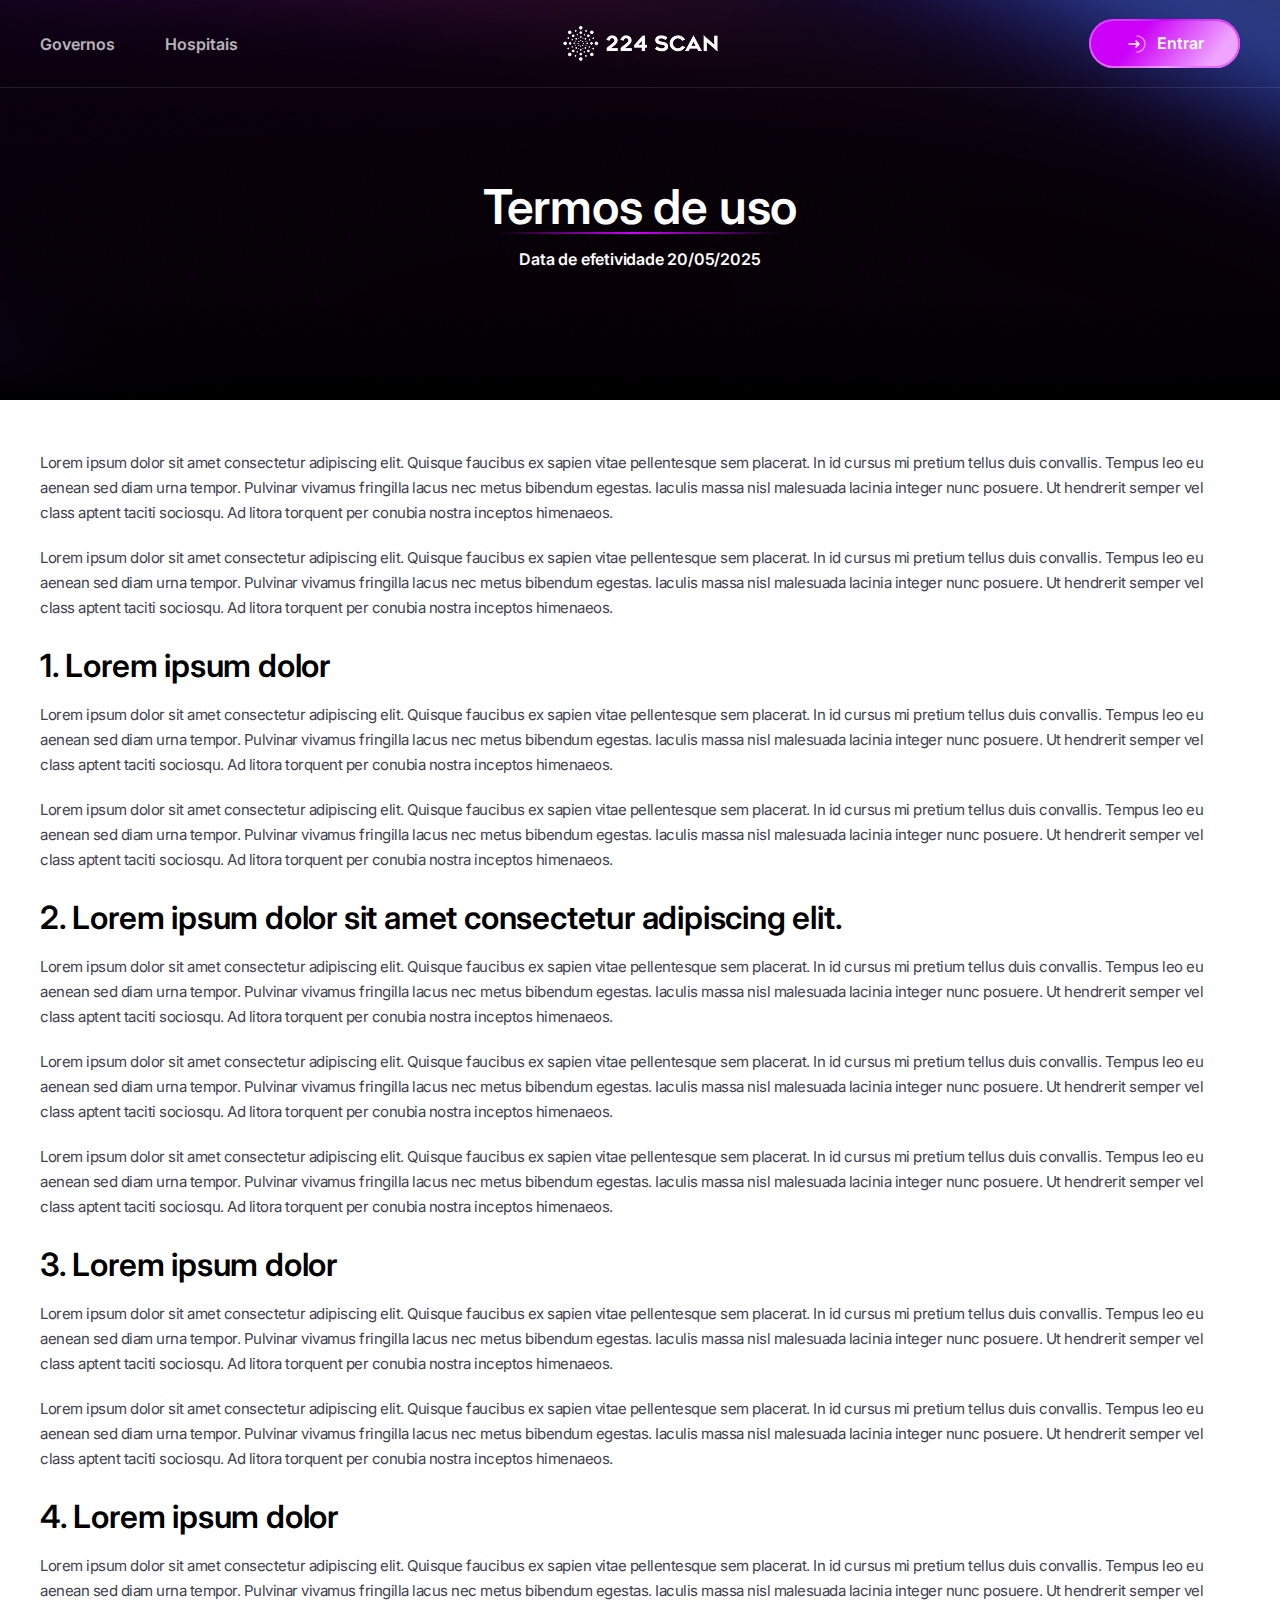
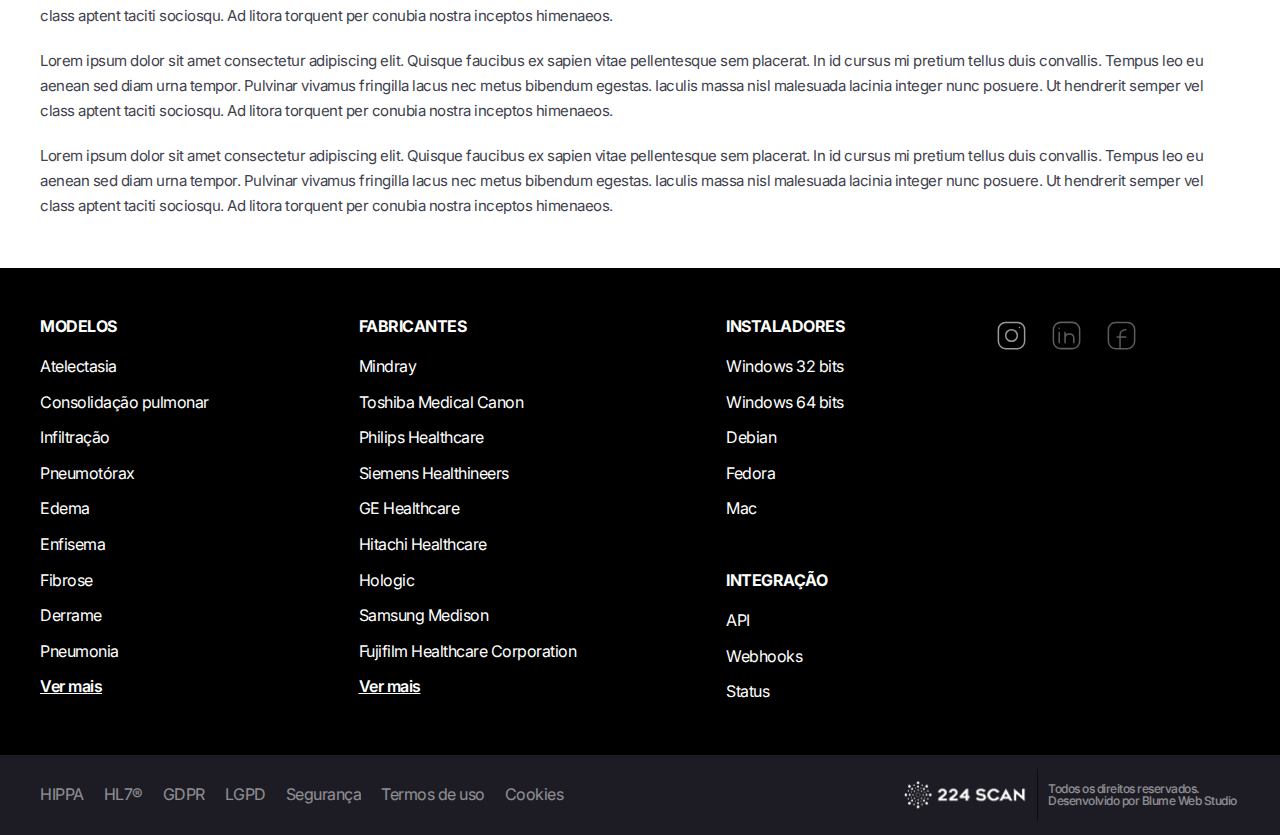
<file: termos-de-uso/index.html>
<!DOCTYPE html>
<html lang="pt-BR">

<head>
    <meta charset="UTF-8" />
    <meta name="viewport" content="width=device-width, initial-scale=1.0">

    <title>Termos de uso</title>
    <link rel="preconnect" href="https://fonts.googleapis.com">
    <link rel="preconnect" href="https://fonts.gstatic.com" crossorigin>
    <link
        href="https://fonts.googleapis.com/css2?family=Inter:ital,opsz,wght@0,14..32,100..900;1,14..32,100..900&display=swap"
        rel="stylesheet">
    <link rel="stylesheet" href="../assets/css/style.css" />
</head>

<body>
    <header id="header">
        <section class="container">
            <div class="header-content">
                <nav class="header-left" aria-label="Navegação principal">
                    <ul class="header-menu">
                        <li>
                            <a href="#">Governos</a>
                        </li>
                        <li>
                            <a href="#">Hospitais</a>
                        </li>
                    </ul>
                </nav>

                <div class="header-center">
                    <a href="/" class="header-logo" aria-label="Página inicial">
                        <img src="../assets/img/logo-header.webp" alt="Logo 224 SCAN">
                    </a>
                </div>

                <div class="header-right">
                    <a href="#" class="btn" aria-label="Entrar na sua conta">
                        <img src="../assets/icons/seta-direita.svg" alt="" aria-hidden="true">
                        <span>Entrar</span>
                        <span class="shine"></span>
                    </a>
                </div>

                <button class="menu-toggle" aria-label="Abrir menu" aria-expanded="false">
                    <span></span>
                    <span></span>
                    <span></span>
                </button>
            </div>
        </section>
    </header>

    <main id="pg-docs">
        <section class="section-intro intro">
            <div class="intro-content">
                <h1 class="title-intro decorative-underline-gradient">Termos de uso</h1>
                <p>Data de efetividade 20/05/2025</p>
            </div>
        </section>

        <section class="section-content">
            <div class="container">
                <div class="content-text">
                    <div>
                        <p>Lorem ipsum dolor sit amet consectetur adipiscing elit. Quisque faucibus ex sapien vitae
                            pellentesque sem placerat. In id cursus mi pretium tellus duis convallis. Tempus leo eu
                            aenean
                            sed diam urna tempor. Pulvinar vivamus fringilla lacus nec metus bibendum egestas. Iaculis
                            massa
                            nisl malesuada lacinia integer nunc posuere. Ut hendrerit semper vel class aptent taciti
                            sociosqu. Ad litora torquent per conubia nostra inceptos himenaeos.</p>

                        <p>Lorem ipsum dolor sit amet consectetur adipiscing elit. Quisque faucibus ex sapien vitae
                            pellentesque sem placerat. In id cursus mi pretium tellus duis convallis. Tempus leo eu
                            aenean
                            sed
                            diam urna tempor. Pulvinar vivamus fringilla lacus nec metus bibendum egestas. Iaculis massa
                            nisl
                            malesuada lacinia integer nunc posuere. Ut hendrerit semper vel class aptent taciti
                            sociosqu. Ad
                            litora torquent per conubia nostra inceptos himenaeos.</p>
                    </div>

                    <div>
                        <h3>1. Lorem ipsum dolor </h3>

                        <p>Lorem ipsum dolor sit amet consectetur adipiscing elit. Quisque faucibus ex sapien vitae
                            pellentesque sem placerat. In id cursus mi pretium tellus duis convallis. Tempus leo eu
                            aenean sed diam urna tempor. Pulvinar vivamus fringilla lacus nec metus bibendum egestas.
                            Iaculis massa nisl malesuada lacinia integer nunc posuere. Ut hendrerit semper vel class
                            aptent taciti sociosqu. Ad litora torquent per conubia nostra inceptos himenaeos.</p>

                        <p>Lorem ipsum dolor sit amet consectetur adipiscing elit. Quisque faucibus ex sapien vitae
                            pellentesque sem placerat. In id cursus mi pretium tellus duis convallis. Tempus leo eu
                            aenean sed diam urna tempor. Pulvinar vivamus fringilla lacus nec metus bibendum egestas.
                            Iaculis massa nisl malesuada lacinia integer nunc posuere. Ut hendrerit semper vel class
                            aptent taciti sociosqu. Ad litora torquent per conubia nostra inceptos himenaeos.</p>
                    </div>

                    <div>
                        <h3>2. Lorem ipsum dolor sit amet consectetur adipiscing elit.</h3>

                        <p>Lorem ipsum dolor sit amet consectetur adipiscing elit. Quisque faucibus ex sapien vitae
                            pellentesque sem placerat. In id cursus mi pretium tellus duis convallis. Tempus leo eu
                            aenean sed diam urna tempor. Pulvinar vivamus fringilla lacus nec metus bibendum egestas.
                            Iaculis massa nisl malesuada lacinia integer nunc posuere. Ut hendrerit semper vel class
                            aptent taciti sociosqu. Ad litora torquent per conubia nostra inceptos himenaeos.</p>

                        <p>Lorem ipsum dolor sit amet consectetur adipiscing elit. Quisque faucibus ex sapien vitae
                            pellentesque sem placerat. In id cursus mi pretium tellus duis convallis. Tempus leo eu
                            aenean sed diam urna tempor. Pulvinar vivamus fringilla lacus nec metus bibendum egestas.
                            Iaculis massa nisl malesuada lacinia integer nunc posuere. Ut hendrerit semper vel class
                            aptent taciti sociosqu. Ad litora torquent per conubia nostra inceptos himenaeos.</p>

                        <p>Lorem ipsum dolor sit amet consectetur adipiscing elit. Quisque faucibus ex sapien vitae
                            pellentesque sem placerat. In id cursus mi pretium tellus duis convallis. Tempus leo eu
                            aenean sed diam urna tempor. Pulvinar vivamus fringilla lacus nec metus bibendum egestas.
                            Iaculis massa nisl malesuada lacinia integer nunc posuere. Ut hendrerit semper vel class
                            aptent taciti sociosqu. Ad litora torquent per conubia nostra inceptos himenaeos.</p>
                    </div>

                    <div>
                        <h3>3. Lorem ipsum dolor</h3>

                        <p>Lorem ipsum dolor sit amet consectetur adipiscing elit. Quisque faucibus ex sapien vitae
                            pellentesque sem placerat. In id cursus mi pretium tellus duis convallis. Tempus leo eu
                            aenean sed diam urna tempor. Pulvinar vivamus fringilla lacus nec metus bibendum egestas.
                            Iaculis massa nisl malesuada lacinia integer nunc posuere. Ut hendrerit semper vel class
                            aptent taciti sociosqu. Ad litora torquent per conubia nostra inceptos himenaeos.</p>

                        <p>Lorem ipsum dolor sit amet consectetur adipiscing elit. Quisque faucibus ex sapien vitae
                            pellentesque sem placerat. In id cursus mi pretium tellus duis convallis. Tempus leo eu
                            aenean sed diam urna tempor. Pulvinar vivamus fringilla lacus nec metus bibendum egestas.
                            Iaculis massa nisl malesuada lacinia integer nunc posuere. Ut hendrerit semper vel class
                            aptent taciti sociosqu. Ad litora torquent per conubia nostra inceptos himenaeos.</p>
                    </div>

                    <div>
                        <h3>4. Lorem ipsum dolor</h3>

                        <p>Lorem ipsum dolor sit amet consectetur adipiscing elit. Quisque faucibus ex sapien vitae
                            pellentesque sem placerat. In id cursus mi pretium tellus duis convallis. Tempus leo eu
                            aenean sed diam urna tempor. Pulvinar vivamus fringilla lacus nec metus bibendum egestas.
                            Iaculis massa nisl malesuada lacinia integer nunc posuere. Ut hendrerit semper vel class
                            aptent taciti sociosqu. Ad litora torquent per conubia nostra inceptos himenaeos.</p>

                        <p>Lorem ipsum dolor sit amet consectetur adipiscing elit. Quisque faucibus ex sapien vitae
                            pellentesque sem placerat. In id cursus mi pretium tellus duis convallis. Tempus leo eu
                            aenean sed diam urna tempor. Pulvinar vivamus fringilla lacus nec metus bibendum egestas.
                            Iaculis massa nisl malesuada lacinia integer nunc posuere. Ut hendrerit semper vel class
                            aptent taciti sociosqu. Ad litora torquent per conubia nostra inceptos himenaeos.</p>

                        <p>Lorem ipsum dolor sit amet consectetur adipiscing elit. Quisque faucibus ex sapien vitae
                            pellentesque sem placerat. In id cursus mi pretium tellus duis convallis. Tempus leo eu
                            aenean sed diam urna tempor. Pulvinar vivamus fringilla lacus nec metus bibendum egestas.
                            Iaculis massa nisl malesuada lacinia integer nunc posuere. Ut hendrerit semper vel class
                            aptent taciti sociosqu. Ad litora torquent per conubia nostra inceptos himenaeos.</p>
                    </div>
                </div>
            </div>
        </section>
    </main>

    <footer id="footer">
        <section class="container">
            <div class="footer-content">
                <div aria-labelledby="footer-modelos">
                    <h3 id="footer-modelos">Modelos</h3>
                    <ul>
                        <li>
                            <a href="#">Atelectasia</a>
                        </li>
                        <li>
                            <a href="#">Consolidação pulmonar</a>
                        </li>
                        <li>
                            <a href="#">Infiltração</a>
                        </li>
                        <li>
                            <a href="#">Pneumotórax</a>
                        </li>
                        <li>
                            <a href="#">Edema</a>
                        </li>
                        <li>
                            <a href="#">Enfisema</a>
                        </li>
                        <li>
                            <a href="#">Fibrose</a>
                        </li>
                        <li>
                            <a href="#">Derrame</a>
                        </li>
                        <li>
                            <a href="#">Pneumonia</a>
                        </li>
                        <li>
                            <a href="#" class="load-more">Ver mais</a>
                        </li>
                    </ul>
                </div>
                <div aria-labelledby="footer-fabricantes">
                    <h3 id="footer-fabricantes">Fabricantes</h3>
                    <ul>
                        <li>
                            <a href="#">Mindray</a>
                        </li>
                        <li>
                            <a href="#">Toshiba Medical Canon</a>
                        </li>
                        <li>
                            <a href="#">Philips Healthcare</a>
                        </li>
                        <li>
                            <a href="#">Siemens Healthineers</a>
                        </li>
                        <li>
                            <a href="#">GE Healthcare</a>
                        </li>
                        <li>
                            <a href="#">Hitachi Healthcare</a>
                        </li>
                        <li>
                            <a href="#">Hologic</a>
                        </li>
                        <li>
                            <a href="#">Samsung Medison</a>
                        </li>
                        <li>
                            <a href="#">Fujifilm Healthcare Corporation</a>
                        </li>
                        <li>
                            <a href="#" class="load-more">Ver mais</a>
                        </li>
                    </ul>
                </div>
                <div aria-labelledby="footer-instaladores">
                    <h3 id="footer-instaladores">Instaladores</h3>
                    <ul>
                        <li>
                            <a href="#">Windows 32 bits</a>
                        </li>
                        <li>
                            <a href="#">Windows 64 bits</a>
                        </li>
                        <li>
                            <a href="#">Debian</a>
                        </li>
                        <li>
                            <a href="#">Fedora</a>
                        </li>
                        <li>
                            <a href="#">Mac</a>
                        </li>
                    </ul>

                    <h3 id="footer-integracao">Integração</h3>
                    <ul>
                        <li>
                            <a href="#">API</a>
                        </li>
                        <li>
                            <a href="#">Webhooks</a>
                        </li>
                        <li>
                            <a href="#">Status</a>
                        </li>
                    </ul>
                </div>
                <div class="social-links" aria-label="Redes sociais">
                    <a href="#">
                        <img src="../assets/icons/icone-instagram.svg" alt="Logo Instagram">
                    </a>
                    <a href="#">
                        <img src="../assets/icons/icone-linkedin.svg" alt="Logo LinkedIn">
                    </a>
                    <a href="#">
                        <img src="../assets/icons/icone-facebook.svg" alt="Logo Facebook">
                    </a>
                </div>
            </div>
        </section>

        <section class="footer-bottom">
            <div class="container">
                <div class="footer-infos">
                    <ul>
                        <li>
                            <a href="#">HIPPA</a>
                        </li>
                        <li>
                            <a href="#">HL7®</a>
                        </li>
                        <li>
                            <a href="#">GDPR</a>
                        </li>
                        <li>
                            <a href="#">LGPD</a>
                        </li>
                        <li>
                            <a href="#">Segurança</a>
                        </li>
                        <li>
                            <a href="#">Termos de uso</a>
                        </li>
                        <li>
                            <a href="#">Cookies</a>
                        </li>
                    </ul>

                    <div class="footer-branding">
                        <a href="/" class="footer-logo" aria-label="Página inicial">
                            <img src="../assets/img/logo-footer.webp" alt="Logo 224 SCAN">
                        </a>
                        <p>Todos os direitos reservados.
                            Desenvolvido por <a href="#">Blume Web Studio</a></p>
                    </div>
                </div>
            </div>
        </section>
    </footer>

    <script src="../assets/js/script.js"></script>
</body>

</html>
</file>
<file: assets/css/style.css>
*,
*::before,
*::after {
  margin: 0;
  padding: 0;
  box-sizing: border-box;
}

html {
  scroll-behavior: smooth;
  font-size: 16px;
}

body {
  font-family: "Inter", sans-serif;
  line-height: 1.6;
  background-color: #000000;
  color: #ffffff;
}

a {
  color: inherit;
  text-decoration: none;
}

ul,
ol {
  list-style: none;
}

img,
picture,
video,
canvas,
svg {
  display: block;
  max-width: 100%;
  height: auto;
}

button,
input,
select,
textarea {
  font: inherit;
  border: none;
  outline: none;
  background: none;
}

table {
  border-collapse: collapse;
  width: 100%;
}

.container {
  max-width: 1200px;
  width: 100%;
  margin: 0 auto;

  @media (max-width: 1200px) {
    padding: 0 20px;
  }
}

.subtitle {
  font-weight: 600;
  font-size: 24px;
  line-height: 1;
  letter-spacing: -0.1px;
  text-transform: uppercase;
  background: linear-gradient(90.25deg, #efa5ff 0.22%, #cc00f8 95.57%);
  -webkit-background-clip: text;
  -webkit-text-fill-color: transparent;
  background-clip: text;
  color: transparent;
  text-align: center;

  @media (max-width: 1024px) {
    font-size: 18px;
  }
}

/* INTRO */
.intro {
  background-image: url(../img/fundo-intro.webp);
  background-repeat: no-repeat;
  background-size: cover;
  background-position: center;
  padding-top: 88px;
  position: relative;

  &::after {
    content: "";
    position: absolute;
    bottom: 0;
    left: 0;
    width: 100%;
    height: 100px;
    background: linear-gradient(to bottom, rgba(0, 0, 0, 0) 0%, #000 100%);
    pointer-events: none;
    z-index: 2;
  }
}

/* TITULO INTRO */
.title-intro {
  font-weight: 600;
  font-size: 48px;
  line-height: 1;
  letter-spacing: -0.2px;
  text-align: center;

  @media (max-width: 1024px) {
    font-size: 28px;
  }
}

/* TITULO SECTION */
.title-section {
  font-weight: 600;
  font-size: 32px;
  letter-spacing: -0.2px;
  line-height: 1;
  text-align: center;
  margin: 0 auto;

  @media (max-width: 1024px) {
    font-size: 22px;
  }
}

/* GRADIENT LINE */
.decorative-underline-gradient {
  position: relative;
  display: inline-block;
  text-align: center;
  z-index: 1;
  max-width: 100%;
  word-break: break-word;

  &::after {
    content: "";
    position: absolute;
    z-index: -1;
    bottom: -3px;
    left: 50%;
    transform: translateX(-50%);
    width: 90%;
    height: 2px;
    background: linear-gradient(
      90deg,
      rgba(29, 28, 36, 0) 0%,
      #d200ff 48.08%,
      rgba(29, 28, 36, 0) 100%
    );
  }
}

/* BUTTON */
.btn {
  width: max-content;
  position: relative;
  display: inline-flex;
  align-items: center;
  gap: 8px;
  padding: 12px 36px;
  font-size: 16px;
  font-weight: 600;
  color: white;
  background: linear-gradient(127.47deg, #cc00f8 32.18%, #efa5ff 83.84%);
  border-radius: 50px;
  border: none;
  cursor: pointer;
  text-decoration: none;
  overflow: hidden;
  z-index: 0;
  transition: transform 0.3s ease;

  &:hover {
    transform: scale(1.05);
    box-shadow: 0 0 20px #cc00f877, 0 0 40px #efa5ff66;
  }

  &::before {
    content: "";
    position: absolute;
    inset: -5px;
    border-radius: inherit;
    background: conic-gradient(#cc00f8, #efa5ff, #cc00f8);
    z-index: -2;
    animation: rotate-ring 2.5s linear infinite;
  }

  &::after {
    content: "";
    position: absolute;
    inset: 2px;
    border-radius: inherit;
    background: linear-gradient(127.47deg, #cc00f8 32.18%, #efa5ff 83.84%);
    z-index: -1;
  }

  span.shine {
    position: absolute;
    top: 0;
    left: -75%;
    width: 50%;
    height: 100%;
    background: linear-gradient(120deg, transparent, #ffffff66, transparent);
    transform: skewX(-20deg);
  }

  &:hover span.shine {
    animation: shine-pass 1s ease forwards;
  }
}

@keyframes rotate-ring {
  to {
    transform: rotate(1turn);
  }
}

@keyframes shine-pass {
  0% {
    left: -75%;
  }
  100% {
    left: 125%;
  }
}

/* ANIMAÇÃO*/
@keyframes pulse {
  0%,
  100% {
    transform: scale(1);
  }
  50% {
    transform: scale(1.15);
  }
}

@keyframes draw-line {
  0% {
    stroke-dashoffset: 200;
  }
  100% {
    stroke-dashoffset: 0;
  }
}

/* DOTS */
.carousel-dots {
  display: flex;
  justify-content: center;
  gap: 5px;
  margin-top: 20px;

  button {
    width: 6px;
    height: 6px;
    background-color: #cc00f861;
    border: none;
    border-radius: 999px;
    transition: all 0.8s cubic-bezier(0.4, 0, 0.2, 1);
    padding: 0;
    cursor: pointer;

    &.active {
      width: 42px;
      background-color: #cc00f8;
    }
  }
}

/* CARROSSEL MODELOS */
.carousel-models {
  .carousel-content {
    background: linear-gradient(180deg, #1d1c24 -27.88%, #000000 75.79%);
    border-radius: 15px;
    padding: 50px 0;

    h2 {
      margin: 0 auto 80px auto;

      @media (max-width: 768px) {
        margin: 0 auto 20px auto;
      }
    }

    .carousel-wrapper {
      position: relative;
      display: flex;
      align-items: center;
      overflow: hidden;
    }

    .carousel-arrow {
      width: 40px;
      height: 40px;
      background: none;
      border: none;
      cursor: pointer;
      position: absolute;
      top: 50%;
      transform: translateY(-50%);
      z-index: 2;

      @media (max-width: 768px) {
        display: none;
      }

      &:disabled {
        opacity: 0.3;
        cursor: not-allowed;
        pointer-events: none;
        transition: opacity 0.3s ease;
      }

      &.prev {
        left: 20px;
      }
      &.next {
        right: 20px;
      }

      img {
        width: 100%;
        height: 100%;
      }
    }

    .carousel-list {
      display: flex;
      transition: transform 0.8s cubic-bezier(0.4, 0, 0.2, 1);
      will-change: transform;
      width: 100%;

      .carousel-item {
        display: flex;
        flex: 0 0 100%;
        justify-content: center;
        align-items: center;
        gap: 30px;
        min-width: 100%;

        @media (max-width: 1200px) {
          flex-direction: column;
          padding: 10px;
        }

        .carousel-img {
          max-width: 410px;
          width: 100%;
          border-radius: 15px;
          overflow: hidden;

          img {
            width: 100%;
            object-fit: contain;
          }
        }

        .carousel-infos {
          max-width: 300px;
          width: 100%;
          margin-right: 50px;

          @media (max-width: 768px) {
            max-width: 100%;
            margin-right: 0;
          }

          h3 {
            font-weight: 600;
            font-size: 21px;
            letter-spacing: -0.1px;
          }

          h4 {
            width: max-content;
            border: 1px solid #ffffff80;
            border-radius: 5px;
            padding: 2px 10px;
            font-weight: 600;
            font-size: 14px;
            letter-spacing: -0.5px;
          }

          p {
            font-weight: 400;
            font-size: 13px;
            line-height: 21px;
            letter-spacing: -0.5px;
            color: #c4c4c4;
            margin: 20px 0;
          }

          .carousel-icons {
            display: flex;
            align-items: center;
            gap: 20px;

            img {
              width: 24px;
              object-fit: contain;
            }
          }
        }

        .carousel-results {
          display: flex;
          flex-direction: column;
          align-items: center;
          gap: 5px;

          .item-percentage {
            position: relative;
            margin-bottom: 10px;

            p {
              position: absolute;
              top: 53%;
              left: 50%;
              transform: translate(-50%, -50%);
              font-weight: 700;
              font-size: 21px;
              line-height: 1.25;
              text-align: center;

              span {
                display: block;
                font-family: Inter;
                font-weight: 300;
                font-size: 14px;
                letter-spacing: -0.3px;
                color: #ffffffe5;
              }
            }
          }

          .carousel-text {
            max-width: 130px;
            display: flex;
            justify-content: center;
            flex-wrap: wrap;
            gap: 5px;

            p {
              font-weight: 500;
              font-size: 13px;
              letter-spacing: -0.5px;
              color: #ffffffcc;
              border: 1px solid #ffffff80;
              border-radius: 5px;
              padding: 2px 5px;
            }
          }
        }
      }
    }
  }
}

/* SECTION CONTACT */
.section-contact {
  .contact-content {
    display: flex;
    flex-direction: column;
    align-items: center;

    @media (max-width: 1024px) {
      text-align: center;

      h2 {
        font-size: 26px;
        line-height: 1;
        margin-bottom: 10px;
      }
    }

    h2 {
      font-weight: 800;
      font-size: 32px;
      letter-spacing: -0.2px;
      background: linear-gradient(90.25deg, #efa5ff 0.22%, #cc00f8 95.57%);
      -webkit-background-clip: text;
      -webkit-text-fill-color: transparent;
      background-clip: text;
      color: transparent;
    }

    p {
      margin-bottom: 20px;
    }
  }
}

/* SECTION INTEGRATION */
.section-integration {
  background: linear-gradient(180deg, #1d1c24 27.85%, #000000 100%);
  padding: 50px 0;

  .integration-content {
    .title-section {
      max-width: 510px;
      margin: 20px auto 0 auto;
    }

    .integration-btns {
      position: relative;
      z-index: 1;
      width: 100%;
      height: 500px;
      margin-top: 100px;

      @media (max-width: 1024px) {
        height: 250px;
      }

      &::after {
        content: "";
        background-image: url(/assets/img/lines.svg);
        background-size: cover;
        background-repeat: no-repeat;
        background-position: center;
        position: absolute;
        z-index: -1;
        top: 0;
        left: 0;
        width: 100%;
        height: 100%;

        @media (max-width: 1024px) {
          height: 30%;
        }
      }

      .icon-center {
        position: absolute;
        top: -23px;
        left: 50%;
        transform: translateX(-50%);
        width: 128px;
        height: 128px;
        display: flex;
        justify-content: center;
        align-items: center;
        border-radius: 15px;

        img {
          width: 112px;
          object-fit: contain;
        }

        @media (max-width: 1024px) {
          top: -5px;
          width: 35px;
          height: 35px;
          border-radius: 5px;

          img {
            width: 30px;
          }
        }
      }

      .btn-item {
        position: absolute;
        width: max-content;
        display: flex;
        justify-content: center;
        align-items: center;
        border: 1px solid transparent;
        border-radius: 5px;
        background-image: linear-gradient(#1b1924, #1b1924),
          linear-gradient(132.88deg, #1d1c24 9.57%, #423f4e 98.43%);
        background-origin: border-box;
        background-clip: padding-box, border-box;
        padding: 10px;
        transition: background-image 0.6s ease-in-out,
          transform 0.3s ease-in-out;

        &:hover {
          background-image: linear-gradient(#1b1924, #1b1924),
            linear-gradient(132.88deg, #58026b 9.57%, #e87fff 98.43%);
          transform: scale(1.1);
        }

        img {
          object-fit: contain;
        }

        &:nth-child(2) {
          top: -20px;
          left: 150px;

          img {
            width: 88px;
          }

          @media (max-width: 1024px) {
            top: -20px;
            left: -10px;

            img {
              width: 55px;
            }
          }
        }

        &:nth-child(3) {
          top: 70px;
          left: 80px;

          img {
            width: 82px;
          }

          @media (max-width: 1024px) {
            top: 30px;
            left: -15px;

            img {
              width: 55px;
            }
          }
        }

        &:nth-child(4) {
          top: -20px;
          right: 150px;

          img {
            width: 80px;
          }

          @media (max-width: 1024px) {
            top: -20px;
            right: -10px;

            img {
              width: 54px;
            }
          }
        }

        &:nth-child(5) {
          top: 70px;
          right: 80px;

          img {
            width: 56px;
          }

          @media (max-width: 1024px) {
            top: 30px;
            right: -15px;

            img {
              width: 40px;
            }
          }
        }

        &:nth-child(6) {
          top: 140px;
          left: 177px;

          img {
            width: 82px;
          }

          @media (max-width: 1024px) {
            left: -10px;

            img {
              width: 55px;
            }
          }
        }

        &:nth-child(7) {
          top: 140px;
          right: 210px;

          img {
            width: 36px;
          }

          @media (max-width: 1024px) {
            top: 75px;
            right: -10px;
          }
        }

        &:nth-child(8) {
          top: 120px;
          left: 345px;

          img {
            width: 36px;
          }

          @media (max-width: 1024px) {
            top: 20px;
            left: 85px;

            img {
              width: 30px;
            }
          }
        }

        &:nth-child(9) {
          top: 120px;
          right: 345px;

          img {
            width: 60x;
          }

          @media (max-width: 1024px) {
            top: 25px;
            right: 80px;

            img {
              width: 40px;
            }
          }
        }

        &:nth-child(10) {
          top: 250px;
          left: 212px;

          img {
            width: 94px;
          }

          @media (max-width: 1024px) {
            top: 80px;
            left: 30px;

            img {
              width: 60px;
            }
          }
        }

        &:nth-child(11) {
          top: 250px;
          right: 212px;

          img {
            width: 94px;
          }

          @media (max-width: 1024px) {
            top: 130px;
            right: -10px;

            img {
              width: 55px;
            }
          }
        }

        &:nth-child(12) {
          top: 260px;
          right: 20px;

          img {
            width: 42px;
          }

          @media (max-width: 1024px) {
            top: 110px;
            right: 38%;

            img {
              width: 32px;
            }
          }
        }
      }

      .btn-purple {
        border: 1px solid transparent;
        background-image: linear-gradient(#1b1924, #1b1924),
          linear-gradient(132.88deg, #58026b 9.57%, #e87fff 98.43%);
        background-origin: border-box;
        background-clip: padding-box, border-box;
      }
    }
  }
}

/* SECTION FATURAMENTO */
.section-billing {
  .billing-content {
    display: flex;
    justify-content: space-between;
    align-items: center;
    gap: 50px;

    @media (max-width: 1024px) {
      flex-direction: column;
      margin-top: 50px;
    }

    .billing-grid {
      display: grid;
      grid-template-columns: repeat(2, 328px);
      gap: 20px;

      @media (max-width: 1024px) {
        grid-template-columns: repeat(2, 48%);
        gap: 10px;
      }

      .billing-column {
        display: flex;
        flex-direction: column;
        gap: 20px;

        @media (max-width: 1024px) {
          gap: 10px;
        }

        &:first-child {
          margin-top: -40px;
        }

        &:last-child {
          margin-bottom: -40px;
        }

        .billing-img {
          width: 100%;
          height: 261px;
          border-radius: 15px;
          overflow: hidden;

          @media (max-width: 1024px) {
            height: 117px;
          }

          img {
            width: 100%;
            height: 100%;
            object-fit: cover;
          }
        }

        .billing-text {
          position: relative;
          z-index: 0;
          border-radius: 15px;
          overflow: hidden;
          backdrop-filter: blur(8px);
          -webkit-backdrop-filter: blur(8px);
          background: linear-gradient(
            180deg,
            rgba(0, 0, 0, 0.58) 0%,
            rgba(29, 28, 36, 0.58) 100%
          );
          display: flex;
          align-items: center;
          gap: 10px;
          height: 140px;
          padding: 0 20px;

          @media (max-width: 1024px) {
            height: 75px;

            img {
              width: 26px;
              height: 26px;
            }
          }

          &::before {
            content: "";
            position: absolute;
            z-index: -1;
            inset: 0;
            padding: 1px;
            border-radius: 15px;
            background: linear-gradient(180deg, #333333 0%, #000000 100%);
            -webkit-mask: linear-gradient(#fff 0 0) content-box,
              linear-gradient(#fff 0 0);
            -webkit-mask-composite: destination-out;
            mask-composite: exclude;
          }

          p {
            font-weight: 600;
            font-size: 1em;
            line-height: 1;
            letter-spacing: -0.2px;
            color: #ffffffb2;

            @media (max-width: 1024px) {
              font-size: 7px;
            }
          }
        }
      }
    }

    .billing-infos {
      display: flex;
      flex-direction: column;
      gap: 30px;

      @media (max-width: 1024px) {
        margin-top: 20px;
        align-items: center;
        gap: 20px;
        text-align: center;
      }

      .title-section {
        margin: 0;
        text-align: left;
      }
    }
  }
}

/* SECTION MAPS */
.section-maps {
  .maps-infos {
    display: flex;
    flex-direction: column;
    align-items: center;
    gap: 20px;
    max-width: 780px;
    margin: 0 auto 20px auto;
    text-align: center;

    @media (max-width: 1024px) {
      padding: 0 20px;
    }
  }

  .maps-content {
    position: relative;
    z-index: -1;
    width: 100%;

    img {
      width: 100%;
      object-fit: contain;
    }
  }

  .btn {
    margin: -25px auto 0 auto;
  }
}

/* SECTION MANUAL */
.section-manual {
  .manual-content {
    display: grid;
    grid-template-columns: repeat(4, 1fr);
    gap: 15px;
    margin-top: 50px;

    @media (max-width: 1024px) {
      grid-template-columns: repeat(2, 1fr);
    }

    @media (max-width: 768px) {
      grid-template-columns: repeat(1, 1fr);
    }

    .item {
      background-color: #1d1c24;
      border-radius: 15px;

      .item-img {
        width: 100%;
        padding: 10px;
        border-bottom: 1px solid #333333;

        img {
          height: 25px;
          object-fit: contain;
          margin: 0 auto;
        }
      }

      a {
        display: flex;
        justify-content: center;
        align-items: center;
        gap: 3px;
        padding: 20px 10px;
        font-weight: 600;
        font-size: 16px;
        line-height: 1;
        letter-spacing: -0.2px;
        transition: color 0.3s ease;

        svg path {
          transition: fill 0.3s ease;
        }

        &:hover {
          color: #cc00f8;

          svg path {
            fill: #cc00f8;
          }
        }
      }
    }
  }

  .manual-btns {
    display: flex;
    justify-content: center;
    gap: 30px;
    margin-top: 50px;

    a {
      width: max-content;
      display: flex;
      justify-content: center;
      align-items: center;
      background-color: #1d1c24;
      border: 1px solid transparent;
      border-radius: 50px;
      padding: 10px 20px;
      color: #fff;
      text-decoration: none;
      transition: background-image 0.6s ease-in-out, transform 0.3s ease-in-out;

      span {
        transition: background 0.6s ease-in-out;
      }

      &:hover {
        background-origin: border-box;
        background-clip: padding-box, border-box;

        background-image: linear-gradient(#1b1924, #1b1924),
          linear-gradient(132.88deg, #58026b 9.57%, #e87fff 98.43%);

        span {
          background: linear-gradient(90.25deg, #efa5ff 0.22%, #cc00f8 95.57%);
          -webkit-background-clip: text;
          -webkit-text-fill-color: transparent;
          background-clip: text;
        }
      }
    }

    @media (max-width: 1024px) {
      gap: 10px;
      margin-top: 20px;

      a {
        font-size: 9px;
        padding: 5px 10px;
      }
    }
  }
}

/* SECTION LOGOS MEDIA */
.section-logos {
  padding: 100px 0;

  @media (max-width: 1024px) {
    padding: 50px 0;
  }

  .logos-wrapper {
    max-width: 1200px;
    margin: 0 auto;
    position: relative;
    overflow: hidden;

    &::before,
    &::after {
      content: "";
      position: absolute;
      top: 0;
      bottom: 0;
      width: 80px;
      pointer-events: none;
      z-index: 1;
    }

    &::before {
      left: 0;
      background: linear-gradient(to right, #000000, transparent);
    }

    &::after {
      right: 0;
      background: linear-gradient(to left, #000000, transparent);
    }
  }

  .logos-slider {
    display: flex;
    gap: 95px;
    overflow-x: auto;
    scroll-snap-type: x mandatory;
    -webkit-overflow-scrolling: touch;
    padding: 1rem;
    cursor: grab;
    user-select: none;

    &.dragging {
      cursor: grabbing;
      scroll-behavior: auto;
    }

    &::-webkit-scrollbar {
      display: none;
    }

    .logos-item {
      flex: 0 0 auto;
      scroll-snap-align: start;
      width: 90px;

      img {
        display: block;
        width: 100%;
        height: auto;
        object-fit: contain;
        user-select: none;
        pointer-events: none;
        -webkit-user-drag: none;
      }
    }
  }

  &.media {
    background-image: url(/assets/img/fundo-logos.webp);
    background-repeat: no-repeat;
    background-size: cover;
    padding-top: 200px;
    margin-top: -160px;

    .logos-wrapper {
      margin-top: 50px;

      @media (max-width: 1024px) {
        margin-top: 0;
      }

      &::after,
      &::before {
        display: none;
      }

      .logos-slider {
        justify-content: center;
        gap: 50px;

        .logos-item {
          min-width: 150px;
          max-width: 150px;
        }

        @media (max-width: 1024px) {
          flex-wrap: wrap;
          gap: 20px;

          .logos-item {
            min-width: 120px;
            max-width: 120px;
          }
        }
      }
    }

    @media (max-width: 1024px) {
      padding-top: 50px;
      margin-top: 0;
    }
  }
}

/* TABS */
.section-tabs {
  position: relative;

  &::after {
    content: "";
    position: absolute;
    left: 0;
    bottom: 0;
    width: 100%;
    height: 15%;
    pointer-events: none;
    background: linear-gradient(
      0deg,
      rgba(0, 0, 0, 0.9) 20.42%,
      rgba(0, 0, 0, 0) 100%
    );

    @media (max-width: 1024px) {
      display: none;
    }
  }

  .title-section {
    margin-bottom: 50px;

    @media (max-width: 1024px) {
      margin-bottom: 10px;
    }
  }

  .tabs {
    .tab-buttons {
      display: flex;
      justify-content: center;
      gap: 50px;

      .tab-btn {
        font-weight: 500;
        font-size: 24px;
        line-height: 1;
        letter-spacing: -1.5px;
        color: #ffffffcc;
        cursor: pointer;
        padding: 5px;

        @media (max-width: 768px) {
          font-size: 16px;
        }

        &.active {
          background: linear-gradient(90.25deg, #efa5ff 0.22%, #cc00f8 95.57%);
          -webkit-background-clip: text;
          -webkit-text-fill-color: transparent;
          background-clip: text;
          color: transparent;
          position: relative;
          width: max-content;
          z-index: 1;

          &::after {
            content: "";
            position: absolute;
            z-index: -1;
            bottom: 0;
            left: 50%;
            transform: translateX(-50%);
            width: 90%;
            height: 2px;
            background: linear-gradient(
              90deg,
              rgba(29, 28, 36, 0) 0%,
              #d200ff 48.08%,
              rgba(29, 28, 36, 0) 100%
            );
          }
        }
      }

      &.tab-slide {
        display: flex;
        justify-content: flex-start;
        gap: 20px;
        overflow-x: auto;
        -webkit-overflow-scrolling: touch;
        scroll-snap-type: x mandatory;
        padding-bottom: 10px;
        margin-left: 120px;

        @media (max-width: 1024px) {
          margin-top: 20px;
          margin-left: 0;
        }

        &::-webkit-scrollbar {
          display: none;
        }

        .tab-btn {
          flex: 0 0 auto;
          scroll-snap-align: start;
          white-space: nowrap;
        }
      }
    }

    .tab-content {
      position: relative;
      border-radius: 50px;
      padding: 1rem;
      background: linear-gradient(#000, #000) padding-box,
        linear-gradient(92.88deg, #cc00f8 -2.05%, #0d1457 153.72%) border-box;
      border: 2px solid transparent;
      background-clip: padding-box, border-box;
      margin-top: 50px;

      @media (max-width: 1024px) {
        border-radius: 15px;
        padding: 10px;
        margin-top: 20px;
      }

      .tab-pane {
        display: none;

        &.active {
          display: block;
        }

        .tab-img,
        .code-container {
          width: 100%;
          border-radius: 50px;
          overflow: hidden;

          img {
            width: 100%;
            height: 100%;
            object-fit: cover;
          }

          code {
            background-color: #2f2f2f;
          }
        }
      }

      .copy-btn {
        z-index: 99;
        position: absolute;
        bottom: 50px;
        right: 50px;
        width: max-content;
        display: flex;
        justify-content: center;
        align-items: center;
        gap: 3px;
        border: 1px solid #ffffff52;
        border-radius: 50px;
        background-color: #2f2f2f;
        padding: 10px 20px;
        font-weight: 600;
        font-size: 13px;
        line-height: 1;
        letter-spacing: -0.2px;
        color: #ffffff;
        cursor: pointer;
      }
    }
  }
}

/* HEADER */
#header {
  position: absolute;
  top: 0;
  left: 50%;
  transform: translateX(-50%);
  width: 100%;
  padding: 5px 0;
  border-bottom: 1px solid #ffffff1a;
  z-index: 99999;

  .header-content {
    display: flex;
    justify-content: space-between;
    align-items: center;
    gap: 50px;

    .header-left,
    .header-center,
    .header-right {
      flex: 1;
      display: flex;
      justify-content: center;

      @media (max-width: 768px) {
        justify-content: left;
      }
    }

    .header-left {
      justify-content: flex-start;
    }

    .header-right {
      justify-content: flex-end;
    }

    .header-menu {
      display: flex;
      align-items: center;
      gap: 50px;

      a {
        display: block;
        padding: 5px 0;
        font-weight: 600;
        font-size: 16px;
        line-height: 1;
        opacity: 0.7;
        transition: opacity 0.3s ease;

        &:hover {
          opacity: 1;
        }
      }
    }

    .header-logo {
      max-width: 187px;

      img {
        width: 100%;
        object-fit: contain;
      }

      @media (max-width: 768px) {
        max-width: 109px;
      }
    }

    .menu-toggle {
      display: none;
      flex-direction: column;
      justify-content: center;
      gap: 5px;
      width: 30px;
      height: 25px;
      background: none;
      border: none;
      cursor: pointer;
      z-index: 100000;

      span {
        display: block;
        height: 3px;
        background: #cc00f8;
        border-radius: 2px;
        transition: all 0.3s ease;
      }
    }

    @media (max-width: 768px) {
      position: relative;

      .header-left {
        position: fixed;
        top: 0;
        left: 0;
        height: 100vh;
        width: 100vw;
        background: #000;
        flex-direction: column;
        align-items: center;
        justify-content: center;
        padding: 40px 20px;
        gap: 30px;
        display: none;
        z-index: 100000;

        .header-menu {
          flex-direction: column;
          gap: 30px;

          a {
            font-size: 20px;
            color: white;
          }
        }
      }

      .menu-toggle {
        display: flex;
      }

      &.menu-open {
        .header-left {
          display: flex;
        }

        .menu-toggle {
          span:nth-child(1) {
            transform: rotate(45deg) translate(5px, 5px);
          }
          span:nth-child(2) {
            opacity: 0;
          }
          span:nth-child(3) {
            transform: rotate(-45deg) translate(6px, -6px);
          }
        }
      }

      .header-right {
        display: none;
      }
    }
  }
}

/* FOOTER */
#footer {
  .footer-content {
    display: flex;
    flex-wrap: wrap;
    gap: 150px;
    padding: 50px 0;

    @media (max-width: 768px) {
      flex-direction: column;
      gap: 50px;
      padding: 50px 0;
    }

    h3 {
      font-weight: 700;
      font-size: 16px;
      line-height: 1;
      letter-spacing: -0.5px;
      text-transform: uppercase;
      margin-bottom: 20px;

      &#footer-integracao {
        margin-top: 50px;
      }
    }

    ul {
      display: flex;
      flex-direction: column;
      gap: 10px;

      a {
        padding: 5px 0;
        font-weight: 400;
        font-size: 16px;
        line-height: 1;
        letter-spacing: -0.5px;
        transition: color 0.3s ease;

        &.load-more {
          font-weight: 600;
          text-decoration: underline;
        }

        &:hover {
          color: #cc00f8;
        }
      }
    }

    .social-links {
      display: flex;
      gap: 20px;

      a {
        display: block;
        width: 35px;
        height: 35px;
        opacity: 0.6;
        transition: opacity 0.3s ease;

        img {
          width: 100%;
          object-fit: contain;
        }

        &:hover {
          opacity: 1;
        }
      }
    }
  }

  .footer-bottom {
    background-color: #1d1c24;
    padding: 10px 0;

    .footer-infos {
      display: flex;
      justify-content: space-between;
      align-items: center;
      flex-wrap: wrap;

      ul {
        display: flex;
        align-items: center;
        flex-wrap: wrap;
        gap: 20px;

        @media (max-width: 768px) {
          flex-direction: column;
          align-items: start;
        }

        a {
          font-weight: 400;
          font-size: 16px;
          line-height: 1;
          letter-spacing: -0.5px;
          opacity: 0.5;
          transition: opacity 0.3s ease;

          &:hover {
            opacity: 1;
          }
        }
      }

      .footer-branding {
        display: flex;
        align-items: center;

        @media (max-width: 768px) {
          flex-direction: column;
          align-items: start;
          padding: 20px 0;
        }

        .footer-logo {
          max-width: 146px;
          position: relative;
          margin-right: 10px;

          img {
            width: 100%;
            object-fit: contain;
          }

          &::after {
            content: "";
            position: absolute;
            top: 50%;
            right: 0;
            transform: translateY(-50%);
            width: 1px;
            height: 52px;
            background-color: #0c0c0c;

            @media (max-width: 768px) {
              display: none;
            }
          }
        }

        p {
          max-width: 192px;
          font-weight: 500;
          font-size: 12px;
          line-height: 1;
          letter-spacing: -0.5px;
          opacity: 0.5;

          a {
            transition: color 0.3s ease;

            &:hover {
              color: #cc00f8;
            }
          }
        }
      }

      @media (max-width: 768px) {
        flex-direction: column;
        align-items: start;
      }
    }
  }
}

/* HOME */
#pg-home {
  .section-intro {
    display: flex;
    flex-direction: column;
    align-items: center;
    gap: 50px;
    text-align: center;

    .intro-top {
      padding-top: 50px;

      .title-home {
        font-weight: 700;
        font-size: 60px;
        line-height: 1;
        letter-spacing: -0.4px;
        margin-top: 10px;

        @media (max-width: 768px) {
          font-size: 36px;
        }
      }
    }

    .intro-bottom {
      position: relative;

      .btn {
        position: absolute;
        top: 50%;
        left: 50%;
        transform: translate(-50%);
      }
    }
  }

  .section-cards {
    padding-bottom: 50px;

    @media (max-width: 1024px) {
      padding-top: 50px;
    }

    .carousel-wrapper {
      position: relative;
      overflow: hidden;
    }

    .carousel-list {
      display: flex;
      justify-content: space-between;
      gap: 20px;
      transition: transform 0.4s ease-in-out;
      scroll-behavior: smooth;

      @media (max-width: 1024px) {
        justify-content: start;
      }
    }

    .carousel-item {
      position: relative;
      flex: 0 0 23%;
      box-sizing: border-box;
      padding: 20px;
      background-image: url("/assets/icons/borda-card.svg");
      background-repeat: no-repeat;
      background-size: contain;
      background-position: center;
      transition: background-image 0.3s ease;

      .card-icon {
        width: 48px;
        height: 48px;
      }

      h3 {
        font-weight: 600;
        font-size: 21px;
        margin-top: 20px;
      }

      p {
        font-size: 13px;
        line-height: 21px;
        color: #c4c4c4;
        margin-top: 10px;
      }

      span {
        display: block;
        width: max-content;
        padding: 5px 20px;
        box-sizing: border-box;
        padding: 22px;
        background-image: url("/assets/icons/borda-btn.svg");
        background-repeat: no-repeat;
        background-size: contain;
        background-position: center;
        border-radius: 50px;
        font-weight: 600;
        font-size: 14px;
        margin-top: 20px;
        transition: background-image 0.3s ease;
      }

      @media (max-width: 768px) {
        flex: 0 0 95%;
        padding: 40px 50px;
      }

      .cross-icon {
        display: inline-block;
        transition: transform 0.3s ease-in-out;
        transform-origin: center;
      }

      &:hover {
        &:nth-child(1) {
          background-image: url("/assets/icons/borda-card-governos.svg");

          span {
            background-image: url("/assets/icons/borda-btn-governos.svg");
          }
        }

        &:nth-child(2) {
          background-image: url("/assets/icons/borda-card-hospitais.svg");

          span {
            background-image: url("/assets/icons/borda-btn-hospitais.svg");
          }
        }

        &:nth-child(3) {
          background-image: url("/assets/icons/borda-card-jornada.svg");

          span {
            background-image: url("/assets/icons/borda-btn-jornada.svg");
          }
        }

        &:nth-child(4) {
          background-image: url("/assets/icons/borda-card-equipamentos.svg");

          span {
            background-image: url("/assets/icons/borda-btn-equipamentos.svg");
          }
        }

        .cross-icon {
          animation: pulse 1s infinite ease-in-out;
        }

        .heartbeat-line {
          animation: draw-line 1.5s linear infinite;
        }
      }

      .heartbeat-line {
        stroke-dasharray: 200;
        stroke-dashoffset: 200;
      }
    }

    .carousel-dots {
      display: none;

      @media (max-width: 1024px) {
        display: flex;
      }
    }
  }

  .section-results {
    .results-grid {
      display: grid;
      grid-template-columns: repeat(3, 1fr);
      grid-template-rows: repeat(4, 1fr);
      gap: 20px;
      height: 600px;

      @media (max-width: 1024px) {
        grid-template-columns: repeat(1, 1fr);
        grid-template-rows: auto;
        height: auto;
      }

      .results-item {
        display: flex;
        position: relative;
        z-index: 0;
        border-radius: 15px;
        overflow: hidden;
        backdrop-filter: blur(8px);
        -webkit-backdrop-filter: blur(8px);

        &::before {
          content: "";
          position: absolute;
          z-index: -1;
          inset: 0;
          padding: 1px;
          border-radius: 15px;
          background: linear-gradient(180deg, #333333 0%, #000000 100%);
          -webkit-mask: linear-gradient(#fff 0 0) content-box,
            linear-gradient(#fff 0 0);
          -webkit-mask-composite: destination-out;
          mask-composite: exclude;
        }

        h3 {
          width: max-content;
          font-weight: 600;
          font-size: 21px;
          letter-spacing: -0.2px;

          span {
            display: block;
            font-weight: 700;
            font-size: 15px;
            line-height: 18px;
            border-top: 1px solid #666666;
            padding-top: 5px;
          }
        }

        @media (max-width: 1024px) {
          grid-column: 1 !important;
          grid-row: auto !important;
        }
      }

      .item1 {
        grid-column: 1;
        grid-row: 1 / span 2;
        flex-direction: column;
        justify-content: space-between;
        padding: 50px 20px;
        background: linear-gradient(42.02deg, #030303 49.66%, #27574c 165.99%);

        @media (max-width: 1024px) {
          gap: 50px;
        }
      }

      .item2 {
        grid-column: 1;
        grid-row: 3 / span 2;
        background: linear-gradient(
          180deg,
          rgba(0, 0, 0, 0.58) 31.42%,
          rgba(69, 3, 84, 0.58) 100%
        );
        align-items: center;
        gap: 10px;
        padding-right: 30px;

        img {
          max-width: 190px;
          object-fit: contain;
        }

        @media (max-width: 1024px) {
          padding: 50px 20px 50px 0;

          h3 {
            font-size: 15.54px;
          }
        }
      }

      .item3 {
        grid-column: 2;
        grid-row: 1 / span 4;
        flex-direction: column;
        justify-content: center;
        align-items: center;
        gap: 50px;
        background: linear-gradient(
          180deg,
          rgba(0, 0, 0, 0.58) 0%,
          rgba(29, 28, 36, 0.58) 100%
        );

        .item-percentage {
          position: relative;

          h4 {
            position: absolute;
            top: 33%;
            left: 50%;
            transform: translate(-50%);
            font-weight: 700;
            font-size: 40px;
            text-align: center;

            span {
              display: block;
              font-weight: 300;
              font-size: 21px;
              letter-spacing: -0.3px;
              color: #ffffffe5;
            }
          }
        }

        h3 {
          text-align: center;
        }

        @media (max-width: 1024px) {
          padding: 50px 20px;
        }
      }

      .item4 {
        grid-column: 3;
        grid-row: 1 / span 3;
        background-image: url(/assets/img/nvidea.webp);
        background-repeat: no-repeat;
        background-size: cover;
        padding: 50px 20px;

        @media (max-width: 1024px) {
          padding-bottom: 300px;
        }
      }

      .item5 {
        grid-column: 3;
        grid-row: 4;
        align-items: center;
        gap: 10px;
        padding: 20px;

        img {
          max-width: 60px;
          object-fit: contain;
        }

        @media (max-width: 1024px) {
          h3 {
            font-size: 15.54px;
          }
        }
      }
    }
  }

  .section-contact {
    padding: 100px 0;

    @media (max-width: 1024px) {
      padding: 50px 0;
    }
  }

  .section-equipment {
    .carousel-wrapper {
      position: relative;
      overflow: hidden;
    }

    .carousel-list {
      display: flex;
      justify-content: space-between;
      gap: 20px;
      transition: transform 0.4s ease-in-out;
      scroll-behavior: smooth;

      .carousel-item {
        flex: 0 0 23%;
        box-sizing: border-box;
        position: relative;
        border: 2px solid #12101a8a;
        border-radius: 10px;
        padding: 20px;
        clip-path: polygon(
          0 0,
          calc(100% - 20px) 0,
          100% 20px,
          100% 100%,
          0 100%
        );
        background-color: #0a090e;

        &::before {
          content: "";
          position: absolute;
          top: 0;
          right: 0;
          border-top: 20px solid #12101a8a;
          border-left: 20px solid transparent;
          border-top-right-radius: 10px;
        }

        .equipment-img {
          position: relative;
          max-width: 254px;
          margin: 0 auto;

          &::before {
            content: "";
            position: absolute;
            top: 50%;
            left: 50%;
            width: 120px;
            height: 120px;
            background: #cc00f880;
            border-radius: 50%;
            transform: translate(-50%, -50%);
            filter: blur(40px);
            z-index: -1;
          }

          img {
            width: 100%;
            object-fit: contain;
          }
        }

        h3 {
          font-weight: 600;
          font-size: 21px;
          letter-spacing: -0.2px;
          margin-top: 20px;
        }

        p {
          line-height: 1.25;
          letter-spacing: -0.2px;
        }

        @media (max-width: 1024px) {
          flex: 0 0 95%;
        }
      }
    }

    .carousel-dots {
      display: none;

      @media (max-width: 1024px) {
        display: flex;
      }
    }
  }

  .section-regions {
    position: relative;
    padding: 100px 0 200px 0;

    @media (max-width: 1024px) {
      padding: 50px 0 100px 0;
    }

    h2 {
      margin: 0 auto -20px auto;
    }

    .btn.mbl {
      display: none;
      margin: 50px auto;

      @media (max-width: 1024px) {
        display: flex;
      }
    }

    .btn.desk {
      @media (max-width: 1024px) {
        display: none;
      }
    }

    .regions-map {
      width: 100%;

      img {
        width: 100%;
        object-fit: contain;
      }
    }

    .regions-footer {
      position: absolute;
      bottom: 135px;
      left: 50%;
      transform: translateX(-50%);
      width: 100%;
      display: flex;
      flex-direction: column;
      align-items: center;
      justify-content: center;
      gap: 80px;

      @media (max-width: 1024px) {
        position: relative;
        bottom: inherit;
        left: inherit;
        transform: inherit;
      }

      .regions-list {
        display: flex;
        justify-content: space-between;
        flex-wrap: wrap;
        gap: 20px;

        @media (max-width: 1024px) {
          gap: 10px;
        }

        .regions-item {
          flex: 1;
          position: relative;
          background: linear-gradient(
            177.69deg,
            rgba(0, 0, 0, 0.58) 2.01%,
            rgba(29, 28, 36, 0.58) 98.14%
          );
          border-radius: 15px;
          padding: 10px 15px;
          display: flex;
          align-items: center;
          gap: 5px;

          @media (max-width: 1024px) {
            justify-content: center;
          }

          &::before {
            content: "";
            position: absolute;
            z-index: -1;
            inset: 0px;
            padding: 1px;
            border-radius: 15px;
            background: linear-gradient(rgb(51, 51, 51) 0%, rgb(0, 0, 0) 100%);
            mask: linear-gradient(
                  rgb(255, 255, 255) 0px,
                  rgb(255, 255, 255) 0px
                )
                content-box exclude,
              linear-gradient(rgb(255, 255, 255) 0px, rgb(255, 255, 255) 0px);
          }

          .regions-icon {
            width: 32px;

            img {
              width: 100%;
              object-fit: contain;
            }
          }

          h3 {
            font-weight: 400;
            font-size: 16px;
            letter-spacing: -0.2px;

            @media (max-width: 1024px) {
              font-size: 10px;
            }
          }
        }
      }
    }
  }

  .section-graphic {
    padding-bottom: 100px;

    @media (max-width: 1024px) {
      padding: 50px 0;
    }

    .graphic-content {
      .subtitle {
        text-align: center;
        font-weight: 400;
        font-size: 16px;
        line-height: 100%;
        margin-top: 20px;
      }

      .graphic-infos {
        border: 1px solid transparent;
        border-radius: 15px;
        background-image: linear-gradient(#000000, #000000),
          linear-gradient(106.99deg, #cc00f8 1.34%, #666666 68.38%);
        background-origin: border-box;
        background-clip: padding-box, border-box;
        display: grid;
        grid-template-columns: repeat(2, 1fr);
        width: 100%;
        height: 565px;
        margin-top: 50px;
        position: relative;

        @media (max-width: 1024px) {
          height: 450px;
        }

        &::before {
          content: "";
          background-image: url(/assets/img/mapa.webp);
          background-repeat: no-repeat;
          background-position: center;
          position: absolute;
          top: 50%;
          left: 50%;
          transform: translate(-50%, -50%);
          width: 100%;
          height: 100%;

          @media (max-width: 1024px) {
            top: -20px;
            left: 0;
            transform: inherit;
            background-size: contain;
            height: 375px;
          }
        }

        &::after {
          content: "";
          background-image: url(/assets/img/linha-mapa.svg);
          background-size: contain;
          background-repeat: no-repeat;
          background-position: center;
          position: absolute;
          top: 37%;
          left: 50%;
          transform: translate(-50%, -50%);
          width: 80%;
          height: 100%;

          @media (max-width: 1024px) {
            top: 30%;
            width: 100%;
          }
        }

        .graphic-item {
          position: relative;
          z-index: 99;
          display: flex;
          flex-direction: column;
          justify-content: space-between;
          padding: 30px 20px 20px 20px;

          &:nth-child(2) {
            border-left: 1px solid #726874;
          }

          .graphic-btn {
            border: 1px solid transparent;
            border-radius: 15px;
            background-image: linear-gradient(#000000, #000000),
              linear-gradient(106.99deg, #cc00f8 1.34%, #666666 68.38%);
            background-origin: border-box;
            background-clip: padding-box, border-box;
            width: 200px;
            height: 60px;
            cursor: pointer;
            margin: 0 auto;
            display: flex;
            justify-content: center;
            align-items: center;
            font-weight: 400;
            font-size: 18px;
            line-height: 100%;
            letter-spacing: -0.2px;

            &.red {
              background-image: linear-gradient(#000000, #000000),
                linear-gradient(106.99deg, #ff0000 1.34%, #666666 68.38%);
            }

            @media (max-width: 1024px) {
              width: 110px;
              height: 30px;
              border-radius: 7px;
              font-size: 9.3px;
            }
          }

          > div {
            position: absolute;
            bottom: 20px;
            left: 20px;
            width: 180%;
            z-index: 999;

            @media (max-width: 1024px) {
              background-color: #000;
            }

            .text {
              display: flex;
              align-items: center;
              gap: 10px;
              margin-top: 15px;

              img {
                width: 32px;
                object-fit: contain;
              }
            }
          }
        }
      }
    }
  }

  .section-manual {
    padding: 100px 0;

    @media (max-width: 1024px) {
      padding: 50px 0;
    }
  }
}

/* HOSPITAIS */
#pg-hosp {
  .section-intro {
    background-image: url(../img/hospitais-intro.webp);
    min-height: 100vh;
    display: flex;
    justify-content: center;
    align-items: end;

    @media (max-width: 1024px) {
      min-height: 500px;
      align-items: center;
    }

    .intro-content {
      display: flex;
      flex-direction: column;
      align-items: center;
      padding: 100px 20px;

      .title-intro {
        max-width: 700px;
        margin-bottom: 30px;
      }
    }
  }

  .section-visual {
    padding: 100px 0;

    @media (max-width: 1024px) {
      padding: 50px 20px;
    }

    .visual-infos {
      .text {
        max-width: 640px;
        margin: 0 auto;
        font-weight: 400;
        font-size: 1em;
        line-height: 1;
        text-align: center;
        margin-top: 10px;
      }
    }

    .carousel-visual--half {
      .carousel-wrapper {
        position: relative;
        display: flex;
        align-items: center;
        overflow: hidden;
        padding-top: 100px;
        padding-left: 20px;

        @media (max-width: 1024px) {
          padding-left: 0;
        }

        .carousel-buttons {
          position: absolute;
          top: 30px;
          left: 50%;
          transform: translateX(-50%);
          display: flex;
          justify-content: center;
          align-items: center;
          gap: 10px;

          .carousel-arrow {
            width: 40px;
            height: 40px;
            background: none;
            border: none;
            cursor: pointer;

            &:disabled {
              opacity: 0.3;
              cursor: not-allowed;
              pointer-events: none;
              transition: opacity 0.3s ease;
            }

            &.prev {
              left: 20px;
            }
            &.next {
              right: 20px;
            }

            img {
              width: 100%;
              height: 100%;
            }
          }
        }

        .carousel-list {
          display: flex;
          transition: transform 0.8s cubic-bezier(0.4, 0, 0.2, 1);
          will-change: transform;
          width: 100%;

          .carousel-item {
            display: flex;
            flex: 0 0 66.66%;
            align-items: center;
            gap: 20px;
            min-width: 66.66%;

            @media (max-width: 1024px) {
              flex-direction: column;
              flex: 0 0 100%;
              min-width: 100%;
            }

            .carousel-img {
              max-width: 464px;
              overflow: hidden;
              border-radius: 15px;

              img {
                width: 100%;
                object-fit: contain;
              }

              @media (max-width: 1024px) {
                max-width: 100%;
              }
            }

            .carousel-text {
              max-width: 328px;
              background-color: #1d1c24;
              padding: 20px;
              border-radius: 15px;
              display: flex;
              align-items: center;

              p {
                font-weight: 400;
                font-size: 13px;
                line-height: 21px;
                letter-spacing: -0.5px;
              }

              @media (max-width: 1024px) {
                max-width: 100%;
              }
            }
          }
        }
      }
    }
  }

  .carousel-models {
    padding: 150px 0 100px 0;

    @media (max-width: 1024px) {
      padding: 50px 0 50px 0;
    }
  }

  .section-tabs {
    margin: 100px 0;

    @media (max-width: 1024px) {
      margin: 50px 0;
    }
  }

  .section-evolution {
    background-image: url(/assets/img/evolucao.webp);
    background-repeat: no-repeat;
    background-size: cover;
    padding: 50px 0 300px 0;

    @media (max-width: 1024px) {
      padding: 20px 0 50px 0;
    }

    .evolution-infos {
      margin-top: 50px;
      display: flex;
      justify-content: center;
      gap: 20px;

      @media (max-width: 1024px) {
        flex-direction: column;
        align-items: center;
      }

      .evolution-item {
        display: flex;
        justify-content: center;
        align-items: center;
        gap: 10px;
        padding: 15px 20px;
        max-width: 224px;
        width: 100%;
        position: relative;
        z-index: 0;
        border-radius: 15px;
        overflow: hidden;
        backdrop-filter: blur(8px);
        -webkit-backdrop-filter: blur(8px);
        background: linear-gradient(
          180deg,
          rgba(0, 0, 0, 0.58) 0%,
          rgba(29, 28, 36, 0.58) 100%
        );

        &::before {
          content: "";
          position: absolute;
          z-index: -1;
          inset: 0;
          padding: 1px;
          border-radius: 15px;
          background: linear-gradient(180deg, #333333 0%, #000000 100%);
          -webkit-mask: linear-gradient(#fff 0 0) content-box,
            linear-gradient(#fff 0 0);
          -webkit-mask-composite: destination-out;
          mask-composite: exclude;
        }

        p {
          width: min-content;
          font-weight: 400;
          font-size: 1em;
          line-height: 1;
          letter-spacing: -0.2px;
        }
      }
    }
  }
}

/* GOVERNOS */
#pg-gov {
  .section-intro {
    min-height: 100vh;
    display: flex;
    justify-content: center;
    align-items: end;

    @media (max-width: 1024px) {
      min-height: 500px;
    }

    .intro-content {
      display: flex;
      flex-direction: column;
      align-items: center;
      padding: 100px 20px;

      .title-intro {
        max-width: 700px;
        margin-bottom: 30px;
      }
    }
  }

  .section-infos {
    background-image: url(/assets/img/governos.webp);
    background-repeat: no-repeat;
    background-size: cover;
    margin-bottom: 150px;
    padding: 50px 20px;
    display: flex;
    justify-content: center;
    align-items: end;
    height: 100vh;

    @media (max-width: 1024px) {
      margin-bottom: 50px;
      height: 400px;
    }

    .title {
      font-weight: 600;
      font-size: 32px;
      line-height: 1;
      letter-spacing: -0.2px;
      text-align: center;
      max-width: 525px;
      margin: 0 auto;
    }
  }

  .section-billing {
    padding: 150px 0;

    @media (max-width: 1024px) {
      padding: 50px 0;
    }
  }

  .section-maps {
    padding: 100px 0;

    @media (max-width: 1024px) {
      padding: 50px 0;
    }
  }

  .section-infos.last {
    flex-direction: column;
    justify-content: end;
    align-items: center;
    gap: 20px;
    margin-top: 100px;
    background-image: url(/assets/img/baixa-emissao.webp);

    @media (max-width: 1024px) {
      margin-top: 50px;
      margin-bottom: 0;
    }
  }
}

/* PÁGINAS DE POLÍTICAS */
#pg-docs {
  background-color: #ffff;

  .section-intro {
    height: 400px;
    padding: 50px 20px;
    display: flex;
    justify-content: center;
    align-items: center;

    @media (max-width: 1024px) {
      height: 300px;
    }

    .intro-content {
      text-align: center;
      margin-top: 50px;

      p {
        font-weight: 600;
        line-height: 1;
        letter-spacing: -0.2px;
        margin-top: 20px;
      }
    }
  }

  .section-content {
    padding: 50px 0;

    h3 {
      font-weight: 600;
      font-size: 32px;
      line-height: 1;
      letter-spacing: -0.2px;
      color: #000000;

      @media (max-width: 1024px) {
        font-size: 24px;
      }
    }

    p {
      font-size: 15px;
      line-height: 25px;
      letter-spacing: -0.5px;
      color: #423f4e;
    }

    .content-text {
      display: flex;
      flex-direction: column;
      gap: 30px;

      div {
        display: flex;
        flex-direction: column;
        gap: 20px;
      }
    }
  }
}

/* PÁGINAS  */
#pg-static {
  .section-intro {
    min-height: 100vh;
    display: flex;
    justify-content: center;
    align-items: center;

    @media (max-width: 1024px) {
      min-height: 400px;
    }

    .intro-content {
      display: flex;
      flex-direction: column;
      justify-content: center;
      align-items: center;
      gap: 10px;
      margin-bottom: 150px;

      @media (max-width: 1024px) {
        margin-bottom: 0;
      }

      .title-intro {
        max-width: 700px;

        &::after {
          content: "";
          width: 30%;
        }
      }

      .intro-btns {
        display: flex;
        justify-content: center;
        align-items: center;
        gap: 20px;
        margin-top: 50px;

        @media (max-width: 1024px) {
          flex-direction: column;
          margin-top: 20px;
        }

        .btn.first {
          background: transparent;
        }
      }
    }
  }

  .section-top {
    position: relative;
    z-index: 9;
    margin-top: -170px;
    margin-bottom: 100px;

    @media (max-width: 1024px) {
      margin-top: 50px;
      margin-bottom: 0;
    }

    .top-img {
      position: relative;
      background: linear-gradient(#000, #000) padding-box,
        linear-gradient(92.88deg, #cc00f8 -2.05%, #0d1457 153.72%) border-box;
      border: 2px solid transparent;
      background-clip: padding-box, border-box;
      border-radius: 50px;

      @media (max-width: 1024px) {
        border-radius: 15px;
      }

      img {
        width: 100%;
        height: 100%;
        object-fit: cover;
      }
    }

    &::after {
      content: "";
      position: absolute;
      left: 0;
      bottom: 0;
      width: 100%;
      height: 25%;
      pointer-events: none;
      background: linear-gradient(
        0deg,
        rgba(0, 0, 0, 1) 25%,
        rgba(0, 0, 0, 0) 100%
      );

      @media (max-width: 1024px) {
        display: none;
      }
    }
  }

  .section-split {
    @media (max-width: 1024px) {
      margin-top: 50px;
    }

    .split-content {
      display: grid;
      grid-template-columns: repeat(2, minmax(0, 520px));
      justify-content: space-between;
      align-items: center;
      gap: 50px;

      @media (max-width: 1024px) {
        grid-template-columns: repeat(1, minmax(0, 100%));
        gap: 20px;
      }

      .split-img {
        width: 100%;

        img {
          width: 100%;
          object-fit: contain;
          border-radius: 15px;
        }
      }

      .split-infos {
        display: flex;
        flex-direction: column;
        gap: 20px;

        .title-section {
          margin: 0;
          text-align: left;
        }

        p {
          font-weight: 400;
          font-size: 15px;
          line-height: 25px;
          letter-spacing: -0.5px;
        }

        .btn {
          background: transparent;
        }
      }
    }

    &.mb {
      margin-bottom: 100px;

      @media (max-width: 1024px) {
        margin-bottom: 50px;
      }
    }
  }

  .section-cards {
    margin: 100px 0;

    @media (max-width: 1024px) {
      margin: 50px 0;
    }

    .cards-top {
      .subtitle {
        margin-bottom: 10px;
      }
    }

    .cards-list {
      display: grid;
      grid-template-columns: repeat(3, 1fr);
      gap: 15px;
      margin-top: 50px;

      @media (max-width: 1024px) {
        grid-template-columns: repeat(2, 1fr);
        gap: 10px;
      }

      .cards-item {
        display: flex;
        flex-direction: column;
        gap: 10px;
        position: relative;
        z-index: 0;
        border-radius: 15px;
        overflow: hidden;
        backdrop-filter: blur(8px);
        -webkit-backdrop-filter: blur(8px);
        background: linear-gradient(
          180deg,
          rgba(0, 0, 0, 0.58) 0%,
          rgba(29, 28, 36, 0.58) 100%
        );
        padding: 20px;

        img {
          width: 32px;
          object-fit: contain;
        }

        h3 {
          font-weight: 600;
          font-size: 18px;
          line-height: 100%;
          letter-spacing: -0.2px;
        }

        p {
          font-weight: 400;
          font-size: 13px;
          line-height: 21px;
          letter-spacing: -0.5px;
          color: #cacaca;
        }

        &::before {
          content: "";
          position: absolute;
          z-index: -1;
          inset: 0;
          padding: 1px;
          border-radius: 15px;
          background: linear-gradient(180deg, #333333 0%, #000000 100%);
          -webkit-mask: linear-gradient(#fff 0 0) content-box,
            linear-gradient(#fff 0 0);
          -webkit-mask-composite: destination-out;
          mask-composite: exclude;
        }
      }
    }
  }

  .section-testimonials {
    margin-bottom: 100px;

    @media (max-width: 768px) {
      margin-bottom: 20px;
    }

    .carousel-wrapper {
      @media (max-width: 768px) {
        padding-bottom: 50px;
      }
    }

    .testimonials-item {
      display: flex;
      flex: 0 0 100%;
      flex-direction: column;
      gap: 20px;
      min-width: 100%;
      padding: 0 100px;

      @media (max-width: 768px) {
        padding: 0 20px;
      }

      .testimonials-user {
        display: flex;
        align-items: center;
        gap: 20px;

        .testimonials-img {
          width: 63px;
          height: 63px;

          img {
            width: 100%;
            height: 100%;
            object-fit: cover;
          }
        }

        h3 {
          font-weight: 600;
          font-size: 18px;
          line-height: 1;
          letter-spacing: -0.2px;
        }
      }

      .testimonials-content {
        display: flex;
        flex-direction: column;
        gap: 20px;

        p {
          font-weight: 400;
          font-size: 15px;
          line-height: 25px;
          letter-spacing: -0.5px;
        }
      }
    }

    .carousel-dots {
      display: none;
      position: absolute;
      bottom: 0;
      left: 50%;
      transform: translateX(-50%);

      @media (max-width: 768px) {
        display: flex;
      }
    }
  }
}

/* MODELOS */
#pg-models {
  .section-intro {
    .intro-content {
      padding: 100px 0;

      @media (max-width: 1024px) {
        padding: 50px 0;
      }

      .title-intro {
        margin: 0 auto;
      }

      .screenshots-slider {
        overflow: hidden;
        width: 100%;
        padding: 50px 0;

        .slider-track {
          display: flex;
          gap: 10px;
          transform: translate3d(0, 0, 0);
          will-change: transform;
          transition: transform 0.2s ease-out;

          img {
            width: 281px;
            height: 252px;
            border-radius: 10px;
            object-fit: cover;
            flex-shrink: 0;
            overflow: hidden;

            @media (max-width: 1024px) {
              width: 181px;
              height: 158px;
            }
          }
        }
      }

      .intro-bottom {
        position: relative;

        h2 {
          font-weight: 600;
          font-size: 32px;
          line-height: 1;
          letter-spacing: -0.2px;
          text-align: center;
          margin: 0 auto;
        }

        .subtitle {
          font-weight: 400;
          font-size: 16px;
          line-height: 1;
          letter-spacing: 0;
          text-align: center;
          margin: 20px auto;
        }

        > div {
          display: flex;
          justify-content: center;
          align-items: center;
          gap: 20px;

          @media (max-width: 1024px) {
            flex-direction: column;
          }
        }
      }
    }

    &::before {
      content: "";
      position: absolute;
      bottom: 0;
      left: 50%;
      transform: translateX(-50%);
      background-image: url(/assets/img/section-codes.png);
      background-position: bottom;
      background-repeat: no-repeat;
      background-size: contain;
      width: 80%;
      height: 75%;

      @media (max-width: 1024px) {
        width: 100%;
        height: 100%;
      }
    }
  }

  .scroll-columns {
    display: flex;
    justify-content: center;
    height: 100vh;
    overflow: hidden;
    position: relative;
    background: linear-gradient(180deg, #1d1c24 0%, #000000 100%);

    @media (max-width: 1024px) {
      height: 300px;
    }

    .column {
      flex: 1;
      overflow: hidden;
      max-width: 300px;

      .column-inner {
        display: flex;
        flex-direction: column;
        gap: 10px;
        transition: transform 0.2s ease-out;

        img {
          width: 100%;
          border-radius: 10px;
          object-fit: cover;
        }
      }
    }
  }

  .carousel-models {
    background-image: url(../img/fundo-intro.webp);
    background-repeat: no-repeat;
    background-size: cover;
    padding: 50px 0;

    @media (max-width: 1024px) {
      padding: 0;
    }

    .carousel-content {
      background: none;
    }
  }

  .section-benchmarks {
    padding: 100px 0;

    @media (max-width: 1024px) {
      padding: 50px 0;
    }

    h2,
    .subtitle {
      margin: 0 auto;
      text-align: center;
    }

    .subtitle {
      padding: 20px 0;
      max-width: 630px;
      font-size: 16px;
      text-transform: none;
    }

    .container-graph {
      border: 1px solid transparent;
      border-radius: 15px;
      background-image: linear-gradient(#151515, #151515),
        linear-gradient(106.99deg, #cc00f8 1.34%, #666666 68.38%);
      background-origin: border-box;
      background-clip: padding-box, border-box;
      padding: 100px 0;
      min-width: 1150px;

      .horizontal-graph {
        margin: 0 auto;
        max-width: 900px;
        color: #fff;

        .graph-wrapper {
          position: relative;
        }

        .graph-rows {
          position: relative;
          padding-bottom: 20px;
        }

        .graph-row {
          display: flex;
          gap: 30px;
          margin-bottom: 50px;
          width: 100%;
          margin-left: -1px;

          .level-label {
            color: #fff;
            font-weight: 400;
            font-size: 18px;
            line-height: 1;
            letter-spacing: -0.2px;
            text-align: right;
            margin-left: -86px;
            display: flex;
            align-items: center;
          }

          .bars {
            flex: 1;
            display: flex;
            flex-direction: column;
            gap: 3px;
            position: relative;
            z-index: 2;

            .bar {
              width: 100%;
              padding: 0 5px;
              height: 20px;
              border-radius: 0;
              display: flex;
              align-items: center;
              justify-content: end;

              span {
                color: #fff;
                font-weight: 400;
                font-size: 7.88px;
                line-height: 1;
                letter-spacing: -0.2px;
              }

              &.bar-1 {
                background: #141414;

                span {
                  background: linear-gradient(
                    90.25deg,
                    #efa5ff 0.22%,
                    #cc00f8 95.57%
                  );
                  -webkit-background-clip: text;
                  -webkit-text-fill-color: transparent;
                  background-clip: text;
                  text-fill-color: transparent;
                }
              }
              &.bar-2 {
                background: #0b0b0b;
              }
              &.bar-3 {
                background: #040404;
              }
            }
          }

          &.first-row {
            margin-left: 1.8px;
          }

          &.last-row {
            margin-bottom: 0;
          }
        }

        .graph-grid-lines {
          position: absolute;
          z-index: 1;
          top: 0;
          left: 0;
          width: 100%;
          height: 100%;
          display: flex;
          justify-content: space-between;
          pointer-events: none;

          span {
            position: relative;
            width: 0;
            flex: 0 0 auto;

            &::before {
              content: "";
              position: absolute;
              top: 0;
              left: 50%;
              height: 100%;
              width: 1px;
              background-image: linear-gradient(
                to top,
                #726874 0%,
                rgba(114, 104, 116, 0.6) 40%,
                rgba(114, 104, 116, 0.2) 70%,
                transparent 100%
              );
              transform: translateX(-50%);
            }
          }
        }

        .graph-bottom-labels {
          display: flex;
          justify-content: space-between;
          margin-top: 12px;
          width: 103%;
          position: relative;

          &::before {
            content: "";
            position: absolute;
            top: -13px;
            left: 0;
            width: 97.1%;
            height: 1px;
            background-color: #726874;
          }

          span {
            font-size: 12px;
            width: 25px;
            flex: 0 0 auto;
            text-align: center;
            transform: translateX(-50%);
            display: inline-block;
          }
        }
      }
    }
  }

  .section-table {
    padding: 100px 0;

    @media (max-width: 1024px) {
      padding: 20px 0 50px 0;
    }

    h2,
    .subtitle {
      margin: 0 auto;
      text-align: center;
    }

    .subtitle {
      padding: 20px 0;
      max-width: 630px;
      font-size: 16px;
      text-transform: none;
    }

    .container-table {
      border: 1px solid transparent;
      border-radius: 15px;
      background-image: linear-gradient(#151515, #151515),
        linear-gradient(106.99deg, #cc00f8 1.34%, #666666 68.38%);
      background-origin: border-box;
      background-clip: padding-box, border-box;
      padding: 50px 100px 70px 100px;
      min-width: 1000px;

      .gradient-table {
        width: 100%;
        border-collapse: collapse;
        position: relative;
        overflow: hidden;

        td {
          padding: 10px;
          text-align: center;
          position: relative;
        }

        tr td:first-child {
          position: relative;

          &::before {
            content: "";
            position: absolute;
            top: 0;
            right: 0;
            width: 1px;
            height: 240%;
            background: linear-gradient(to top, #726874, transparent);
          }
        }

        tr:nth-child(1) {
          position: relative;

          &::after {
            content: "";
            position: absolute;
            left: 0;
            bottom: 0;
            width: 100%;
            height: 1px;
            background: linear-gradient(to right, #726874, transparent);
          }

          td {
            padding-top: 60px;
            padding-bottom: 20px;
          }
        }

        tr:nth-child(2) {
          td {
            padding-top: 40px;
            padding-bottom: 30px;
          }
        }
      }
    }
  }
}
</file>
